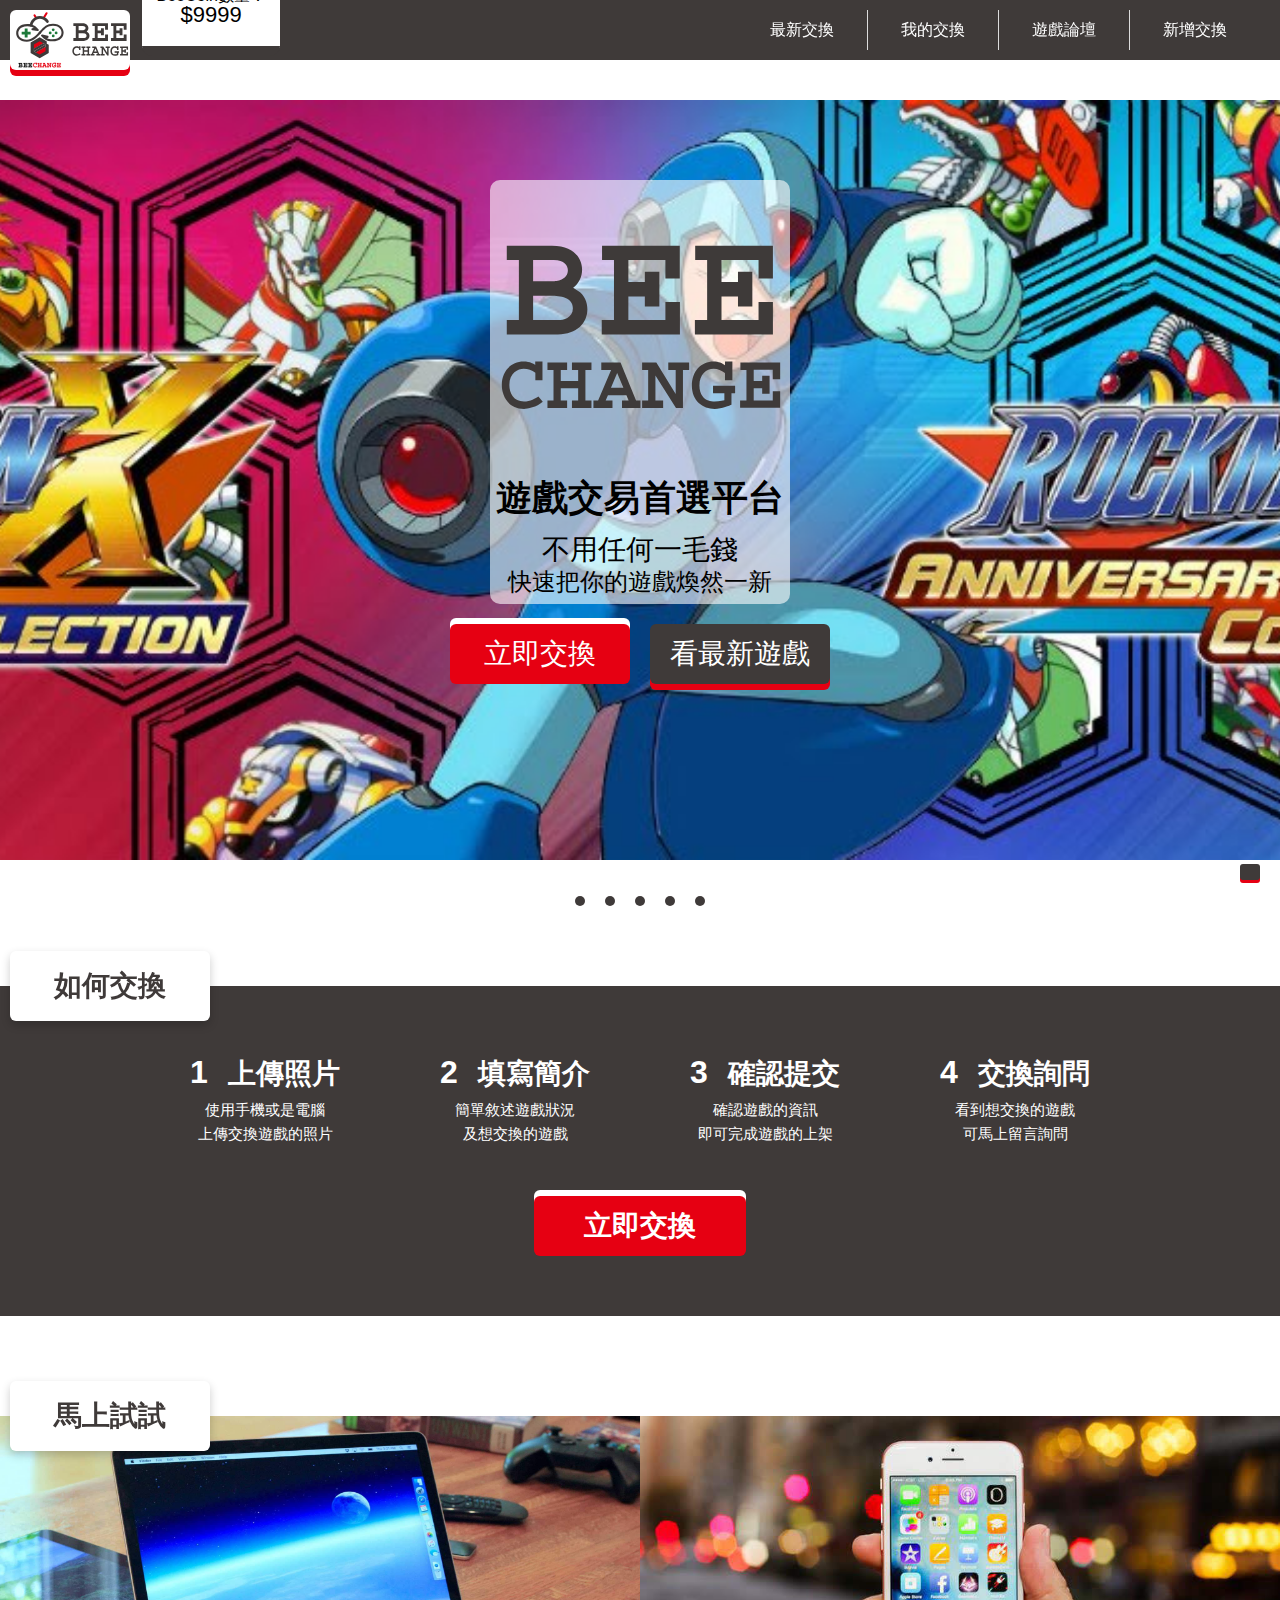
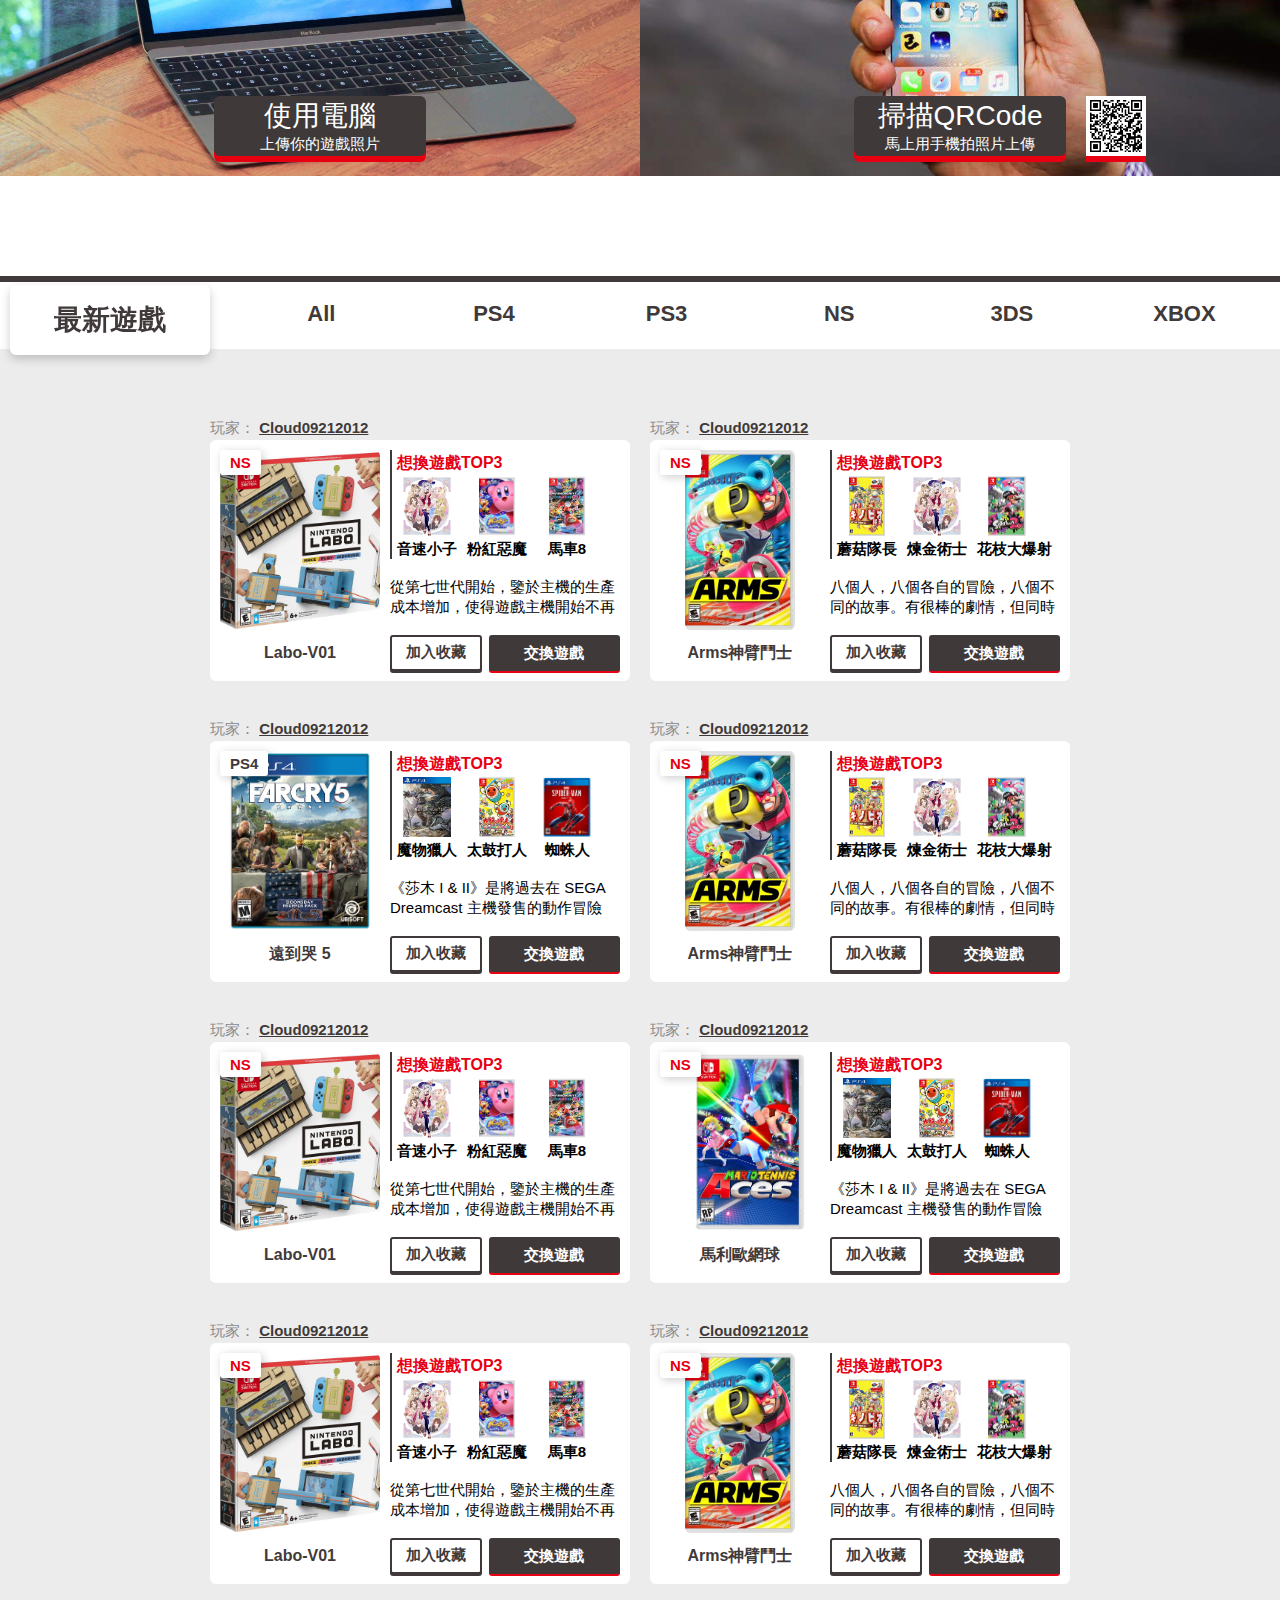
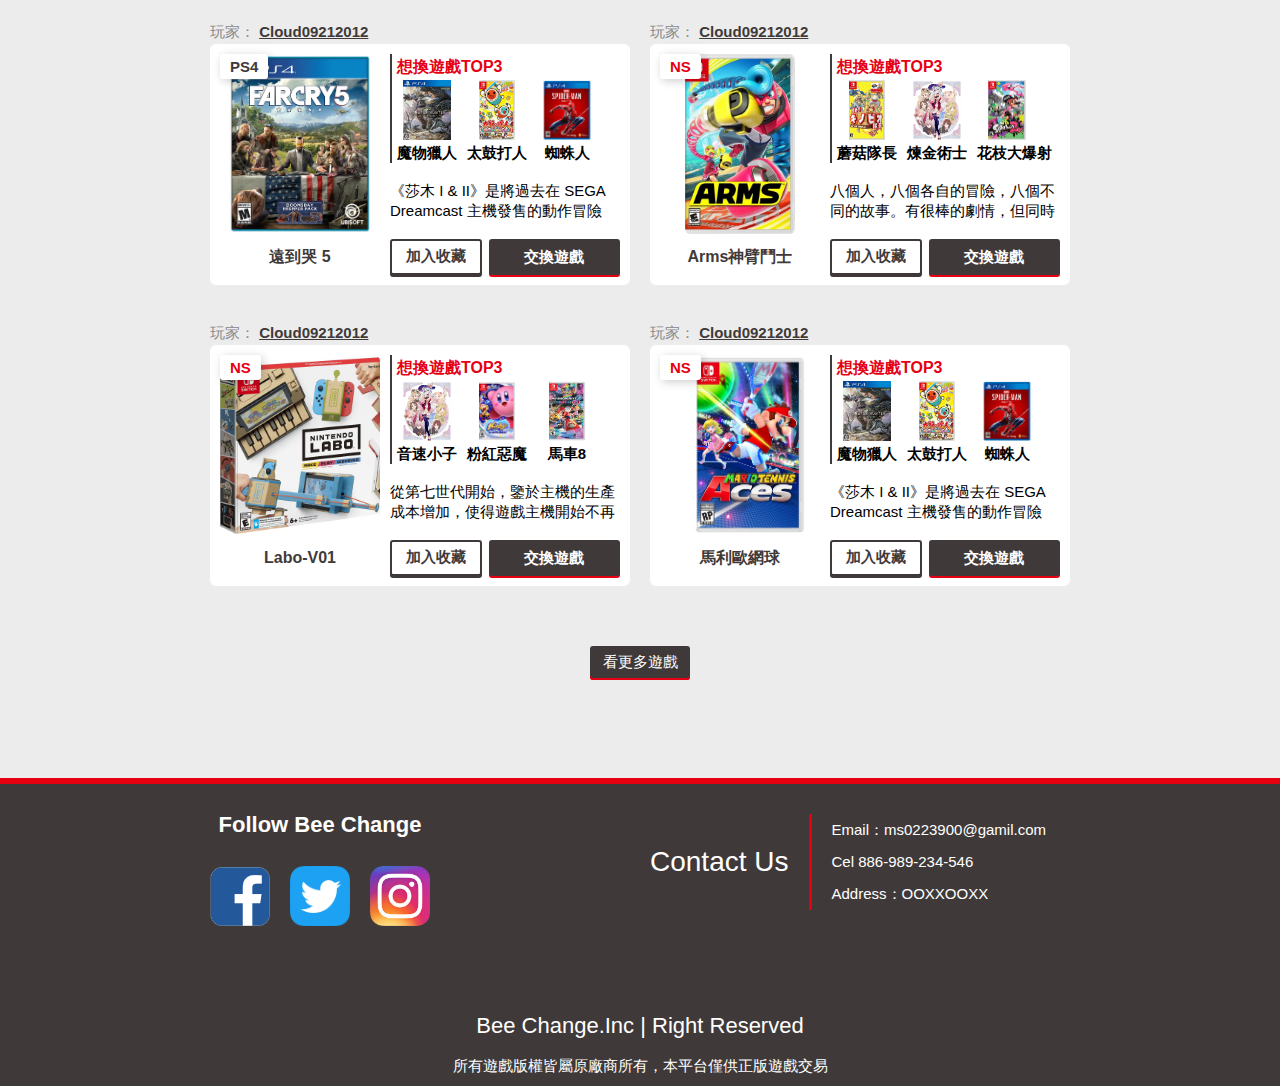
<file: personalWebsite/Index.html>
<!DOCTYPE html>
<html>
<head>
<meta charset="utf-8">
<meta http-equiv="X-UA-Compatible" content="IE=edge,chrome=1">
<meta name="viewport" content="width=device-width, initial-scale=1 ,user-scalable= no, shrink-to-fit=no">

<link rel="stylesheet" type="text/css" href="css/Reset.css">
<link rel="stylesheet" type="text/css" href="css/BeeChange_Style.css">
<link rel="stylesheet" href="https://use.fontawesome.com/releases/v5.2.0/css/all.css" integrity="sha384-hWVjflwFxL6sNzntih27bfxkr27PmbbK/iSvJ+a4+0owXq79v+lsFkW54bOGbiDQ" crossorigin="anonymous">
<script src="js/jquery-3.3.1.min.js"></script>
<script src="js/littleGame.js"></script>
<script src="js/beeChangeJS.js"></script>


<title>BeeChange 遊戲交易平台</title>
</head>
<body>

	<input type="checkbox" name="menu-control" id="menu-control">
	<div class="nav">
		<div class="logoBG">
			<a href="BeeChange_Index.html">
			<img src="asset/BeeChange_Logo_Design_180626_logo.svg">
			<img src="asset/BeeChange_Logo_Design_180626_Name.svg" alt="BeeChange">
			</a>
		</div>
		<h1>你想交換的遊戲，在這裡都找得到</h1>
		<label class="ham" for="menu-control"></label>
	</div>
	<ul class="nav">
		<li><a href="BeeChange_ProductPage.html">最新交換</a></li>
		<li><a href="BeeChange_MyChange.html">我的交換</a></li>
		<li><a href="BeeChange_gameForum.html">遊戲論壇</a></li>
		<li><a href="###">新增交換</a></li>
	</ul>
	<label class="close" for="menu-control"></label>
	

	<div class="indexBanner" >
		<div class="bannerText">
			<div class="logo pic">
				<img src="asset/BeeChange_Logo_Design_180626_Name.svg" alt="BeeChange">
			</div>
			<h1 class="platform">遊戲交易首選平台</h1>
			<span class="noMoney">
				不用任何一毛錢
				<span>快速把你的遊戲煥然一新</span>
			</span>
		</div>
		<div class="btnBoxBanner clearfix">
				<div class="calltoAction col-12 col-md-6">
					<a href="###">
						立即交換
					</a>
				</div>
				<div class="tryItBTN col-12 col-md-6">
					<a href="###">
						看最新遊戲
					</a>
				</div>
			</div>
	</div>
	<a href="top"></a>
	<a href="#top">
		<div class="toTop">		
			<i class="fas fa-chevron-up"></i>
			<span class="toTop-dialogue">
			回頂端
			</span>		
		</div>		
	</a>
	<div class="swaperBullet">
			<div class="bullet"></div>
			<div class="bullet"></div>
			<div class="bullet"></div>
			<div class="bullet"></div>
			<div class="bullet"></div>
	</div>


	<div class="howTo">
		<div class="title how">
			<h1>如何交換</h1>
			<div class="WhiteBG"></div>
			<div class="RedBG"></div>
		</div>
		<div class="stepBox clearfix">
			<div class="col-12 col-md-6 col-lg-3 step">
				<div class="icon">
					<i class="fas fa-camera"></i>
				</div>
				<h2><span>1</span>上傳照片</h2>
				<p>
					使用手機或是電腦 <br> 上傳交換遊戲的照片</p>
			</div>
			<div class="col-12 col-md-6 col-lg-3 step">
				<div class="icon">
					<i class="fas fa-edit"></i>
				</div>
				<h2><span>2</span>填寫簡介</h2>
				<p>
					簡單敘述遊戲狀況 <br> 及想交換的遊戲</p>
			</div>
			<div class="col-12 col-md-6 col-lg-3 step">
				<div class="icon">
					<i class="fas fa-check"></i>
				</div>
				<h2><span>3</span>確認提交</h2>
				<p>
					確認遊戲的資訊 <br> 即可完成遊戲的上架</p>
			</div>
			<div class="col-12 col-md-6 col-lg-3 step">
				<div class="icon">
					<i class="fas fa-comments"></i>
				</div>
				<h2><span>4</span>交換詢問</h2>
				<p>
					看到想交換的遊戲 <br> 可馬上留言詢問</p>
			</div>
		</div>
			<div class="calltoAction">
					<a href="###">
						<span>立即交換</span>
						<div class="RedBG"></div>
						<div class="WhiteBG"></div>
					</a>
			</div>
	</div>

	<div class="tryIt">
		<div class="title">
			<h1>馬上試試</h1>
			<div class="WhiteBG"></div>
		</div>
		<div class="tryBox clearfix">
			<div class="pcTry col-12 col-lg-6">
				<a href="###">
					<div class="pic">
						<img class="bg" src="asset/macbook-front-16-bleed.jpg" alt="Use PC">
					</div>
				<div class="tryItBTN">
					<h2>使用電腦</h2>
					<span>上傳你的遊戲照片</span>
				</div>
				</a>
			</div>
			<div class="mobileTry col-12 col-lg-6">
				<a href="###">
					<div class="pic">
						<img class="bg" src="asset/iphone-6s-01.jpg" alt="Use Phone">
					</div>				
					<div class="tryItBTN">
						<h2>掃描QRCode</h2>
						<span>馬上用手機拍照片上傳</span>
						<div class="QRcode">
							<img src="asset/QR.png" alt="QRcode">
						</div>
					</div>
				</a>
			</div>
		</div>
	</div>
	
	<input type="checkbox" name="menu-control" id="menu-control-genre">
	<div class="latestGames">
		
		<div class="genre">
			<div class="title">
				<h1>最新遊戲</h1>
				<div class="WhiteBG"></div>
			</div>
			<ul>
				<li class="firstGenre">
					<a class="gameplat" href="###">All 
					<i class="fas fa-chevron-down"></i></a>
					<div class="downList">
						<ul>
							<li><a href="###">最新</a></li>
							<li><a href="###">最熱門</a></li>
							<li><a href="###">最想交換</a></li>
						</ul>
					</div>
				</li>
				<li class="firstGenre">
					<a class="gameplat" href="###">PS4<i class="fas fa-chevron-down"></i></a>
					<div class="downList">
						<ul>
							<li><a href="###">最新</a></li>
							<li><a href="###">最熱門</a></li>
							<li><a href="###">最多人交換</a></li>
						</ul>
					</div>
				</li>	
				<li class="firstGenre">
					<a class="gameplat"  href="###">PS3<i class="fas fa-chevron-down"></i></a>
					<div class="downList">
						<ul>
							<li><a href="###">最新</a></li>
							<li><a href="###">最熱門</a></li>
							<li><a href="###">最多人交換</a></li>
						</ul>
					</div>
				</li>		
				<li class="firstGenre">
					<a class="gameplat" href="###">NS
					<i class="fas fa-chevron-down"></i></a><div class="downList">
						<ul>
							<li><a href="###">最新</a></li>
							<li><a href="###">最熱門</a></li>
							<li><a href="###">最多人交換</a></li>
						</ul>
					</div>
				</li>
				<li class="firstGenre">
					<a class="gameplat" href="###">3DS
					<i class="fas fa-chevron-down"></i></a><div class="downList">
						<ul>
							<li><a href="###">最新</a></li>
							<li><a href="###">最熱門</a></li>
							<li><a href="###">最多人交換</a></li>
						</ul>
					</div>
				</li>
				<li class="firstGenre">
					<a class="gameplat" href="###">XBOX
					<i class="fas fa-chevron-down"></i></a><div class="downList">
						<ul>
							<li><a href="###">最新</a></li>
							<li><a href="###">最熱門</a></li>
							<li><a href="###">最多人交換</a></li>
						</ul>
					</div>
				</li>
			</ul>
			<label class="ham genreHam" for="menu-control-genre"></label>	
		</div>
		<div class="gameContain">
			<div class="Game">
					<h5><span class="gamer">玩家：</span>
								<span class="gamerID">
								<a href="###">Cloud09212012</a>
								</span>	</h5>
					<div class="leftGamePic">
						<div class="plat">
							NS
						</div>
						<div class="gamePic">
							<a class="game-link" href="BeeChange_ProductDetail.html">
						<img src="asset/LaboV01.jpg" alt="pokemonLetsGo"></a></div>
						<div class="gameName">
							<a class="game-link" href="BeeChange_ProductDetail.html">
							<h2>Labo-V01</h2>
							</a>
						</div>
					</div>
					<div class="rightDetail">
						<div class="top3">
							<h3>想換遊戲TOP3</h3>
								<div class="top3Game">
									<img src="asset/21829353281004_140.jpg" alt="sonciMania">
								<h4>音速小子</h4>
								</div>
								<div class="top3Game">
									<img src="asset/Kirby.jpg" alt="sonciMania">
								<h4>粉紅惡魔</h4>
								</div>
								<div class="top3Game">
									<img src="asset/MKart8.jpg" alt="sonciMania">
									<h4>馬車8</h4>
								</div>
						</div>
						<div class="simpleText">
						<p>從第七世代開始，鑒於主機的生產成本增加，使得遊戲主機開始不再重視「向下相容」這件事，當你放PS2的光碟進一台薄型的PS3時，系統只會告訴你無法運行該遊戲。而隨著遊戲主機邁入高清世代，遊戲開發的成本也逐漸增加</p>
						</div>
						<div class="btn">
						<div class="addTo">
							<a href="###">
								<span>加入收藏</span>
							</a>
						</div>
						<div class="changeGame">
							<a href="###">
								<span>交換遊戲</span>
							</a>
						</div>
						</div>
					</div>
			</div>
			<div class="Game">
					<h5><span class="gamer">玩家：</span>
								<span class="gamerID">
								<a href="###">Cloud09212012</a>
								</span>	</h5>
					<div class="leftGamePic">
						<div class="plat">
							NS
						</div>
						<div class="gamePic">
							<a class="game-link" href="BeeChange_ProductDetail.html">
						<img src="asset/arms.jpg" alt="pokemonLetsGo"></a></div>
						<div class="gameName">
							<a class="game-link" href="BeeChange_ProductDetail.html">
							<h2>Arms神臂鬥士</h2>
							</a>
						</div>
					</div>
					<div class="rightDetail">
						<div class="top3">
							<h3>想換遊戲TOP3</h3>
								<div class="top3Game">
									<img src="asset/Kinobio.jpg" alt="sonciMania">
								<h4>蘑菇隊長</h4>
								</div>
								<div class="top3Game">
									<img src="asset/21829353281004_140.jpg" alt="sonciMania">
								<h4>煉金術士</h4>
								</div>
								<div class="top3Game">
									<img src="asset/splatoon2.png" alt="sonciMania">
								<h4>花枝大爆射</h4>
								</div>
						</div>
						<div class="simpleText">
						<p>八個人，八個各自的冒險，八個不同的故事。有很棒的劇情，但同時也有很糟糕的劇情。這遊戲對於故事的品質有些參差不齊是讓我最難受的一件事情，其中就有幾位角色讓我一直反覆提及不斷砲轟，越講都越覺得他可憐了。</p>
						</div>
						<div class="btn">
						<div class="addTo">
							<a href="###">
								<span>加入收藏</span>
							</a>
						</div>
						<div class="changeGame">
							<a href="###">
								<span>交換遊戲</span>
							</a>
						</div>
						</div>
					</div>
			</div>
			<div class="Game">
					<h5><span class="gamer">玩家：</span>
								<span class="gamerID">
								<a href="###">Cloud09212012</a>
								</span>	</h5>
					<div class="leftGamePic">
						<div class="plat PS">
							PS4
						</div>
						<div class="gamePic">
							<a class="game-link" href="BeeChange_ProductDetail.html">
						<img src="asset/p4gfacr5_1.png" alt="pokemonLetsGo">
							</a>
						</div>
						<div class="gameName">
							<a class="game-link" href="BeeChange_ProductDetail.html">
							<h2>遠到哭 5</h2>
							</a>
						</div>
					</div>
					<div class="rightDetail">
						<div class="top3">
							<h3>想換遊戲TOP3</h3>
								<div class="top3Game">
									<img src="asset/monster-hunter-world-525163.5.jpg" alt="sonciMania">
								<h4>魔物獵人</h4>
								</div>
								<div class="top3Game">
									<img src="asset/taiko-no-tatsujin-nintendo-switch-version-557397.14.jpg" alt="sonciMania">
								<h4>太鼓打人</h4>
								</div>
								<div class="top3Game">
									<img src="asset/SpidermanPS4.jpg" alt="sonciMania">
								<h4>蜘蛛人</h4>
								</div>
						</div>
						<div class="simpleText">
						<p>《莎木 I & II》是將過去在 SEGA Dreamcast 主機發售的動作冒險
						《莎木 一章 橫須賀》與《莎木 2》結合成 1 套的 PS4 平台遊戲。
						充滿魅力的登場人物、充滿謎團的浩大劇情。</p>
						</div>
						<div class="btn">
						<div class="addTo">
							<a href="###">
								<span>加入收藏</span>
							</a>
						</div>
						<div class="changeGame">
							<a href="###">
								<span>交換遊戲</span>
							</a>
						</div>
						</div>
					</div>
			</div>
			<div class="Game">
					<h5><span class="gamer">玩家：</span>
								<span class="gamerID">
								<a href="###">Cloud09212012</a>
								</span>	</h5>
					<div class="leftGamePic">
						<div class="plat">
							NS
						</div>
						<div class="gamePic">
							<a class="game-link" href="BeeChange_ProductDetail.html">
						<img src="asset/arms.jpg" alt="pokemonLetsGo"></a></div>
						<div class="gameName">
							<a class="game-link" href="BeeChange_ProductDetail.html">
							<h2>Arms神臂鬥士</h2>
							</a>
						</div>
					</div>
					<div class="rightDetail">
						<div class="top3">
							<h3>想換遊戲TOP3</h3>
								<div class="top3Game">
									<img src="asset/Kinobio.jpg" alt="sonciMania">
								<h4>蘑菇隊長</h4>
								</div>
								<div class="top3Game">
									<img src="asset/21829353281004_140.jpg" alt="sonciMania">
								<h4>煉金術士</h4>
								</div>
								<div class="top3Game">
									<img src="asset/splatoon2.png" alt="sonciMania">
								<h4>花枝大爆射</h4>
								</div>
						</div>
						<div class="simpleText">
						<p>八個人，八個各自的冒險，八個不同的故事。有很棒的劇情，但同時也有很糟糕的劇情。這遊戲對於故事的品質有些參差不齊是讓我最難受的一件事情，其中就有幾位角色讓我一直反覆提及不斷砲轟，越講都越覺得他可憐了。</p>
						</div>
						<div class="btn">
						<div class="addTo">
							<a href="###">
								<span>加入收藏</span>
							</a>
						</div>
						<div class="changeGame">
							<a href="###">
								<span>交換遊戲</span>
							</a>
						</div>
						</div>
					</div>
			</div>
			<div class="Game">
					<h5><span class="gamer">玩家：</span>
								<span class="gamerID">
								<a href="###">Cloud09212012</a>
								</span>	</h5>
					<div class="leftGamePic">
						<div class="plat">
							NS
						</div>
						<div class="gamePic">
							<a class="game-link" href="BeeChange_ProductDetail.html">
						<img src="asset/LaboV01.jpg" alt="pokemonLetsGo"></a></div>
						<div class="gameName">
							<a class="game-link" href="BeeChange_ProductDetail.html">
							<h2>Labo-V01</h2>
							</a>
						</div>
					</div>
					<div class="rightDetail">
						<div class="top3">
							<h3>想換遊戲TOP3</h3>
								<div class="top3Game">
									<img src="asset/21829353281004_140.jpg" alt="sonciMania">
								<h4>音速小子</h4>
								</div>
								<div class="top3Game">
									<img src="asset/Kirby.jpg" alt="sonciMania">
								<h4>粉紅惡魔</h4>
								</div>
								<div class="top3Game">
									<img src="asset/MKart8.jpg" alt="sonciMania">
									<h4>馬車8</h4>
								</div>
						</div>
						<div class="simpleText">
						<p>從第七世代開始，鑒於主機的生產成本增加，使得遊戲主機開始不再重視「向下相容」這件事，當你放PS2的光碟進一台薄型的PS3時，系統只會告訴你無法運行該遊戲。而隨著遊戲主機邁入高清世代，遊戲開發的成本也逐漸增加</p>
						</div>
						<div class="btn">
						<div class="addTo">
							<a href="###">
								<span>加入收藏</span>
							</a>
						</div>
						<div class="changeGame">
							<a href="###">
								<span>交換遊戲</span>
							</a>
						</div>
						</div>
					</div>
			</div>
			<div class="Game">
					<h5><span class="gamer">玩家：</span>
								<span class="gamerID">
								<a href="###">Cloud09212012</a>
								</span>	</h5>
					<div class="leftGamePic">
						<div class="plat">
							NS
						</div>
						<div class="gamePic">
							<a class="game-link" href="BeeChange_ProductDetail.html">
						<img src="asset/MTennis.jpg" alt="pokemonLetsGo">
							</a>
						</div>
						<div class="gameName">
							<a class="game-link" href="BeeChange_ProductDetail.html">
							<h2>馬利歐網球</h2>
							</a>
						</div>
					</div>
					<div class="rightDetail">
						<div class="top3">
							<h3>想換遊戲TOP3</h3>
								<div class="top3Game">
									<img src="asset/monster-hunter-world-525163.5.jpg" alt="sonciMania">
								<h4>魔物獵人</h4>
								</div>
								<div class="top3Game">
									<img src="asset/taiko-no-tatsujin-nintendo-switch-version-557397.14.jpg" alt="sonciMania">
								<h4>太鼓打人</h4>
								</div>
								<div class="top3Game">
									<img src="asset/SpidermanPS4.jpg" alt="sonciMania">
								<h4>蜘蛛人</h4>
								</div>
						</div>
						<div class="simpleText">
						<p>《莎木 I & II》是將過去在 SEGA Dreamcast 主機發售的動作冒險
						《莎木 一章 橫須賀》與《莎木 2》結合成 1 套的 PS4 平台遊戲。
						充滿魅力的登場人物、充滿謎團的浩大劇情。</p>
						</div>
						<div class="btn">
						<div class="addTo">
							<a href="###">
								<span>加入收藏</span>
							</a>
						</div>
						<div class="changeGame">
							<a href="###">
								<span>交換遊戲</span>
							</a>
						</div>
						</div>
					</div>
			</div>
			<div class="Game">
					<h5><span class="gamer">玩家：</span>
								<span class="gamerID">
								<a href="###">Cloud09212012</a>
								</span>	</h5>
					<div class="leftGamePic">
						<div class="plat">
							NS
						</div>
						<div class="gamePic">
							<a class="game-link" href="BeeChange_ProductDetail.html">
						<img src="asset/LaboV01.jpg" alt="pokemonLetsGo"></a></div>
						<div class="gameName">
							<a class="game-link" href="BeeChange_ProductDetail.html">
							<h2>Labo-V01</h2>
							</a>
						</div>
					</div>
					<div class="rightDetail">
						<div class="top3">
							<h3>想換遊戲TOP3</h3>
								<div class="top3Game">
									<img src="asset/21829353281004_140.jpg" alt="sonciMania">
								<h4>音速小子</h4>
								</div>
								<div class="top3Game">
									<img src="asset/Kirby.jpg" alt="sonciMania">
								<h4>粉紅惡魔</h4>
								</div>
								<div class="top3Game">
									<img src="asset/MKart8.jpg" alt="sonciMania">
									<h4>馬車8</h4>
								</div>
						</div>
						<div class="simpleText">
						<p>從第七世代開始，鑒於主機的生產成本增加，使得遊戲主機開始不再重視「向下相容」這件事，當你放PS2的光碟進一台薄型的PS3時，系統只會告訴你無法運行該遊戲。而隨著遊戲主機邁入高清世代，遊戲開發的成本也逐漸增加</p>
						</div>
						<div class="btn">
						<div class="addTo">
							<a href="###">
								<span>加入收藏</span>
							</a>
						</div>
						<div class="changeGame">
							<a href="###">
								<span>交換遊戲</span>
							</a>
						</div>
						</div>
					</div>
			</div>
			<div class="Game">
					<h5><span class="gamer">玩家：</span>
								<span class="gamerID">
								<a href="###">Cloud09212012</a>
								</span>	</h5>
					<div class="leftGamePic">
						<div class="plat">
							NS
						</div>
						<div class="gamePic">
							<a class="game-link" href="BeeChange_ProductDetail.html">
						<img src="asset/arms.jpg" alt="pokemonLetsGo"></a></div>
						<div class="gameName">
							<a class="game-link" href="BeeChange_ProductDetail.html">
							<h2>Arms神臂鬥士</h2>
							</a>
						</div>
					</div>
					<div class="rightDetail">
						<div class="top3">
							<h3>想換遊戲TOP3</h3>
								<div class="top3Game">
									<img src="asset/Kinobio.jpg" alt="sonciMania">
								<h4>蘑菇隊長</h4>
								</div>
								<div class="top3Game">
									<img src="asset/21829353281004_140.jpg" alt="sonciMania">
								<h4>煉金術士</h4>
								</div>
								<div class="top3Game">
									<img src="asset/splatoon2.png" alt="sonciMania">
								<h4>花枝大爆射</h4>
								</div>
						</div>
						<div class="simpleText">
						<p>八個人，八個各自的冒險，八個不同的故事。有很棒的劇情，但同時也有很糟糕的劇情。這遊戲對於故事的品質有些參差不齊是讓我最難受的一件事情，其中就有幾位角色讓我一直反覆提及不斷砲轟，越講都越覺得他可憐了。</p>
						</div>
						<div class="btn">
						<div class="addTo">
							<a href="###">
								<span>加入收藏</span>
							</a>
						</div>
						<div class="changeGame">
							<a href="###">
								<span>交換遊戲</span>
							</a>
						</div>
						</div>
					</div>
			</div>
			<div class="Game">
					<h5><span class="gamer">玩家：</span>
								<span class="gamerID">
								<a href="###">Cloud09212012</a>
								</span>	</h5>
					<div class="leftGamePic">
						<div class="plat PS">
							PS4
						</div>
						<div class="gamePic">
							<a class="game-link" href="BeeChange_ProductDetail.html">
						<img src="asset/p4gfacr5_1.png" alt="pokemonLetsGo">
							</a>
						</div>
						<div class="gameName">
							<a class="game-link" href="BeeChange_ProductDetail.html">
							<h2>遠到哭 5</h2>
							</a>
						</div>
					</div>
					<div class="rightDetail">
						<div class="top3">
							<h3>想換遊戲TOP3</h3>
								<div class="top3Game">
									<img src="asset/monster-hunter-world-525163.5.jpg" alt="sonciMania">
								<h4>魔物獵人</h4>
								</div>
								<div class="top3Game">
									<img src="asset/taiko-no-tatsujin-nintendo-switch-version-557397.14.jpg" alt="sonciMania">
								<h4>太鼓打人</h4>
								</div>
								<div class="top3Game">
									<img src="asset/SpidermanPS4.jpg" alt="sonciMania">
								<h4>蜘蛛人</h4>
								</div>
						</div>
						<div class="simpleText">
						<p>《莎木 I & II》是將過去在 SEGA Dreamcast 主機發售的動作冒險
						《莎木 一章 橫須賀》與《莎木 2》結合成 1 套的 PS4 平台遊戲。
						充滿魅力的登場人物、充滿謎團的浩大劇情。</p>
						</div>
						<div class="btn">
						<div class="addTo">
							<a href="###">
								<span>加入收藏</span>
							</a>
						</div>
						<div class="changeGame">
							<a href="###">
								<span>交換遊戲</span>
							</a>
						</div>
						</div>
					</div>
			</div>
			<div class="Game">
					<h5><span class="gamer">玩家：</span>
								<span class="gamerID">
								<a href="###">Cloud09212012</a>
								</span>	</h5>
					<div class="leftGamePic">
						<div class="plat">
							NS
						</div>
						<div class="gamePic">
							<a class="game-link" href="BeeChange_ProductDetail.html">
						<img src="asset/arms.jpg" alt="pokemonLetsGo"></a></div>
						<div class="gameName">
							<a class="game-link" href="BeeChange_ProductDetail.html">
							<h2>Arms神臂鬥士</h2>
							</a>
						</div>
					</div>
					<div class="rightDetail">
						<div class="top3">
							<h3>想換遊戲TOP3</h3>
								<div class="top3Game">
									<img src="asset/Kinobio.jpg" alt="sonciMania">
								<h4>蘑菇隊長</h4>
								</div>
								<div class="top3Game">
									<img src="asset/21829353281004_140.jpg" alt="sonciMania">
								<h4>煉金術士</h4>
								</div>
								<div class="top3Game">
									<img src="asset/splatoon2.png" alt="sonciMania">
								<h4>花枝大爆射</h4>
								</div>
						</div>
						<div class="simpleText">
						<p>八個人，八個各自的冒險，八個不同的故事。有很棒的劇情，但同時也有很糟糕的劇情。這遊戲對於故事的品質有些參差不齊是讓我最難受的一件事情，其中就有幾位角色讓我一直反覆提及不斷砲轟，越講都越覺得他可憐了。</p>
						</div>
						<div class="btn">
						<div class="addTo">
							<a href="###">
								<span>加入收藏</span>
							</a>
						</div>
						<div class="changeGame">
							<a href="###">
								<span>交換遊戲</span>
							</a>
						</div>
						</div>
					</div>
			</div>
			<div class="Game">
					<h5><span class="gamer">玩家：</span>
								<span class="gamerID">
								<a href="###">Cloud09212012</a>
								</span>	</h5>
					<div class="leftGamePic">
						<div class="plat">
							NS
						</div>
						<div class="gamePic">
							<a class="game-link" href="BeeChange_ProductDetail.html">
						<img src="asset/LaboV01.jpg" alt="pokemonLetsGo"></a></div>
						<div class="gameName">
							<a class="game-link" href="BeeChange_ProductDetail.html">
							<h2>Labo-V01</h2>
							</a>
						</div>
					</div>
					<div class="rightDetail">
						<div class="top3">
							<h3>想換遊戲TOP3</h3>
								<div class="top3Game">
									<img src="asset/21829353281004_140.jpg" alt="sonciMania">
								<h4>音速小子</h4>
								</div>
								<div class="top3Game">
									<img src="asset/Kirby.jpg" alt="sonciMania">
								<h4>粉紅惡魔</h4>
								</div>
								<div class="top3Game">
									<img src="asset/MKart8.jpg" alt="sonciMania">
									<h4>馬車8</h4>
								</div>
						</div>
						<div class="simpleText">
						<p>從第七世代開始，鑒於主機的生產成本增加，使得遊戲主機開始不再重視「向下相容」這件事，當你放PS2的光碟進一台薄型的PS3時，系統只會告訴你無法運行該遊戲。而隨著遊戲主機邁入高清世代，遊戲開發的成本也逐漸增加</p>
						</div>
						<div class="btn">
						<div class="addTo">
							<a href="###">
								<span>加入收藏</span>
							</a>
						</div>
						<div class="changeGame">
							<a href="###">
								<span>交換遊戲</span>
							</a>
						</div>
						</div>
					</div>
			</div>
			<div class="Game">
					<h5><span class="gamer">玩家：</span>
								<span class="gamerID">
								<a href="###">Cloud09212012</a>
								</span>	</h5>
					<div class="leftGamePic">
						<div class="plat">
							NS
						</div>
						<div class="gamePic">
							<a class="game-link" href="BeeChange_ProductDetail.html">
						<img src="asset/MTennis.jpg" alt="pokemonLetsGo">
							</a>
						</div>
						<div class="gameName">
							<a class="game-link" href="BeeChange_ProductDetail.html">
							<h2>馬利歐網球</h2>
							</a>
						</div>
					</div>
					<div class="rightDetail">
						<div class="top3">
							<h3>想換遊戲TOP3</h3>
								<div class="top3Game">
									<img src="asset/monster-hunter-world-525163.5.jpg" alt="sonciMania">
								<h4>魔物獵人</h4>
								</div>
								<div class="top3Game">
									<img src="asset/taiko-no-tatsujin-nintendo-switch-version-557397.14.jpg" alt="sonciMania">
								<h4>太鼓打人</h4>
								</div>
								<div class="top3Game">
									<img src="asset/SpidermanPS4.jpg" alt="sonciMania">
								<h4>蜘蛛人</h4>
								</div>
						</div>
						<div class="simpleText">
						<p>《莎木 I & II》是將過去在 SEGA Dreamcast 主機發售的動作冒險
						《莎木 一章 橫須賀》與《莎木 2》結合成 1 套的 PS4 平台遊戲。
						充滿魅力的登場人物、充滿謎團的浩大劇情。</p>
						</div>
						<div class="btn">
						<div class="addTo">
							<a href="###">
								<span>加入收藏</span>
							</a>
						</div>
						<div class="changeGame">
							<a href="###">
								<span>交換遊戲</span>
							</a>
						</div>
						</div>
					</div>
			</div>		
			<div class="seeMore"><a href="###">
				看更多遊戲</a>
			</div>
		</div>
	</div>
	<label class="close genreClose" for="menu-control-genre"></label>

	<div class="footer">
		<div class="item2 clearfix">
			<div class="SNS col-12 col-lg-6">
				<h3>Follow Bee Change</h3>
				<div class="SNS item3">
					<div class="fb SNS-item3-content"><a href="##"><img src="asset/fb-live-map_2.png" align="facebook"></a></div>
					<div class="twiiter SNS-item3-content"><a href="##"><img src="asset/Twitter.png" alt="twitter"></a></div>
					<div class="IG SNS-item3-content"><a href="##"><img src="asset/instagramlogoresized-1.png" alt="Instagram"></a></div>
				</div>
			</div>
			<div class="contactUs col-12 col-lg-6">
				<div class="contactUs-content">
					<h3>Contact Us</h3>
					<ul class="info">
						<li><a href="mailto:ms0223900@gamil.com">Email：ms0223900@gamil.com</a> </li>
						<li>Cel 886-989-234-546</li>
						<li>Address：OOXXOOXX</li>
					</ul>
				</div>
			</div>
		</div>
		<div class="rightReserved">
			<h4>Bee Change.Inc | Right Reserved</h4>
			<span>所有遊戲版權皆屬原廠商所有，本平台僅供正版遊戲交易
			</span>
		</div>
	</div>
	<div class="playGameFixed">
		<a href="##" class="whatsBeeCoin">
			BeeCoin是什麼?
		</a>
		<h2>
			來玩小遊戲<br>賺BeeCoin吧!!
		</h2>
		<div class="beeCoinNow">
			<span>
				BeeCoin數量：
				<!-- <i class="fas fa-dollar-sign"></i> -->
			</span>
			<h3>
				999
			</h3>
		</div>
	</div>
	<div class="closeLittleGameBG"></div>
	<div class="littleGameUI">
		<div class="closeLittleGame">
			<span>
				X 關閉小遊戲
			</span>
		</div>
		<div class="timer">
			<span>
				<i class="fas fa-clock"></i>
			</span>
			<span class="timeRemaining">
				01:00
			</span>
		</div>
		<div class="scoreNow">
			<span>
				Score：
			</span>
			<h2>
				9999
			</h2>
		</div>
		<!-- <div class="combo">
			<span>COMBO數：</span>
			<span class="comboNow">
				99
			</span>
			分數*
			<span class="comboPlus">
				1.2
			</span>
		</div> -->
		<div class="mainUI">
			<div class="num1">
				?
			</div>
			<span class="calOparator">
				+
			</span>
			<div class="num2">
				?
			</div>
			<span>
				=
			</span>
			<div class="result">
				?
			</div>
		</div>
		<div class="calUI">
			<a href="##"  class="numPad">1</a>
			<a href="##"  class="numPad">2</a>
			<a href="##"  class="numPad">3</a>
			<a href="##"  class="numPad">4</a>
			<a href="##"  class="numPad">5</a>
			<a href="##"  class="numPad">6</a>
			<a href="##"  class="numPad">7</a>
			<a href="##"  class="numPad">8</a>
			<a href="##"  class="numPad">9</a>
			<a href="##"  class="numPad">0</a>
		</div>
		<div class="confirmUI">
			<a href="##" class="calPadC">C</a>
			<a href="##" class="calPadDelete">DEL</a>
			<a href="##" class="calPadCheck">確定</a>
		</div>
		<div class="controlBTN">
			<span class="startPause active">
				Start
			</span>
			<span class="reset">
				重新開始
			</span>
		</div>
		<div class="coinNow">
			目前BeeCoin：
			<i class="fas fa-dollar-sign"></i>
			<span>
				20
			</span>
		</div>
		<a href="#" class="whatsBeeCoin">
			BeeCoin可以做什麼?
		</a>
		<div class="finalScoreCoin">
			<h3>
				你的分數為：
			</h3>
			<span class="finalScore">
				0000
			</span>
			<h3>
				您獲得的硬幣為：
			</h3>
			<span class="finalCoin">
				000
			</span>
			<span class="finalConfirm">
				確定
			</span>
		</div>
		<div class="finalBG"></div>
	</div>
</body>
</html>
</file>
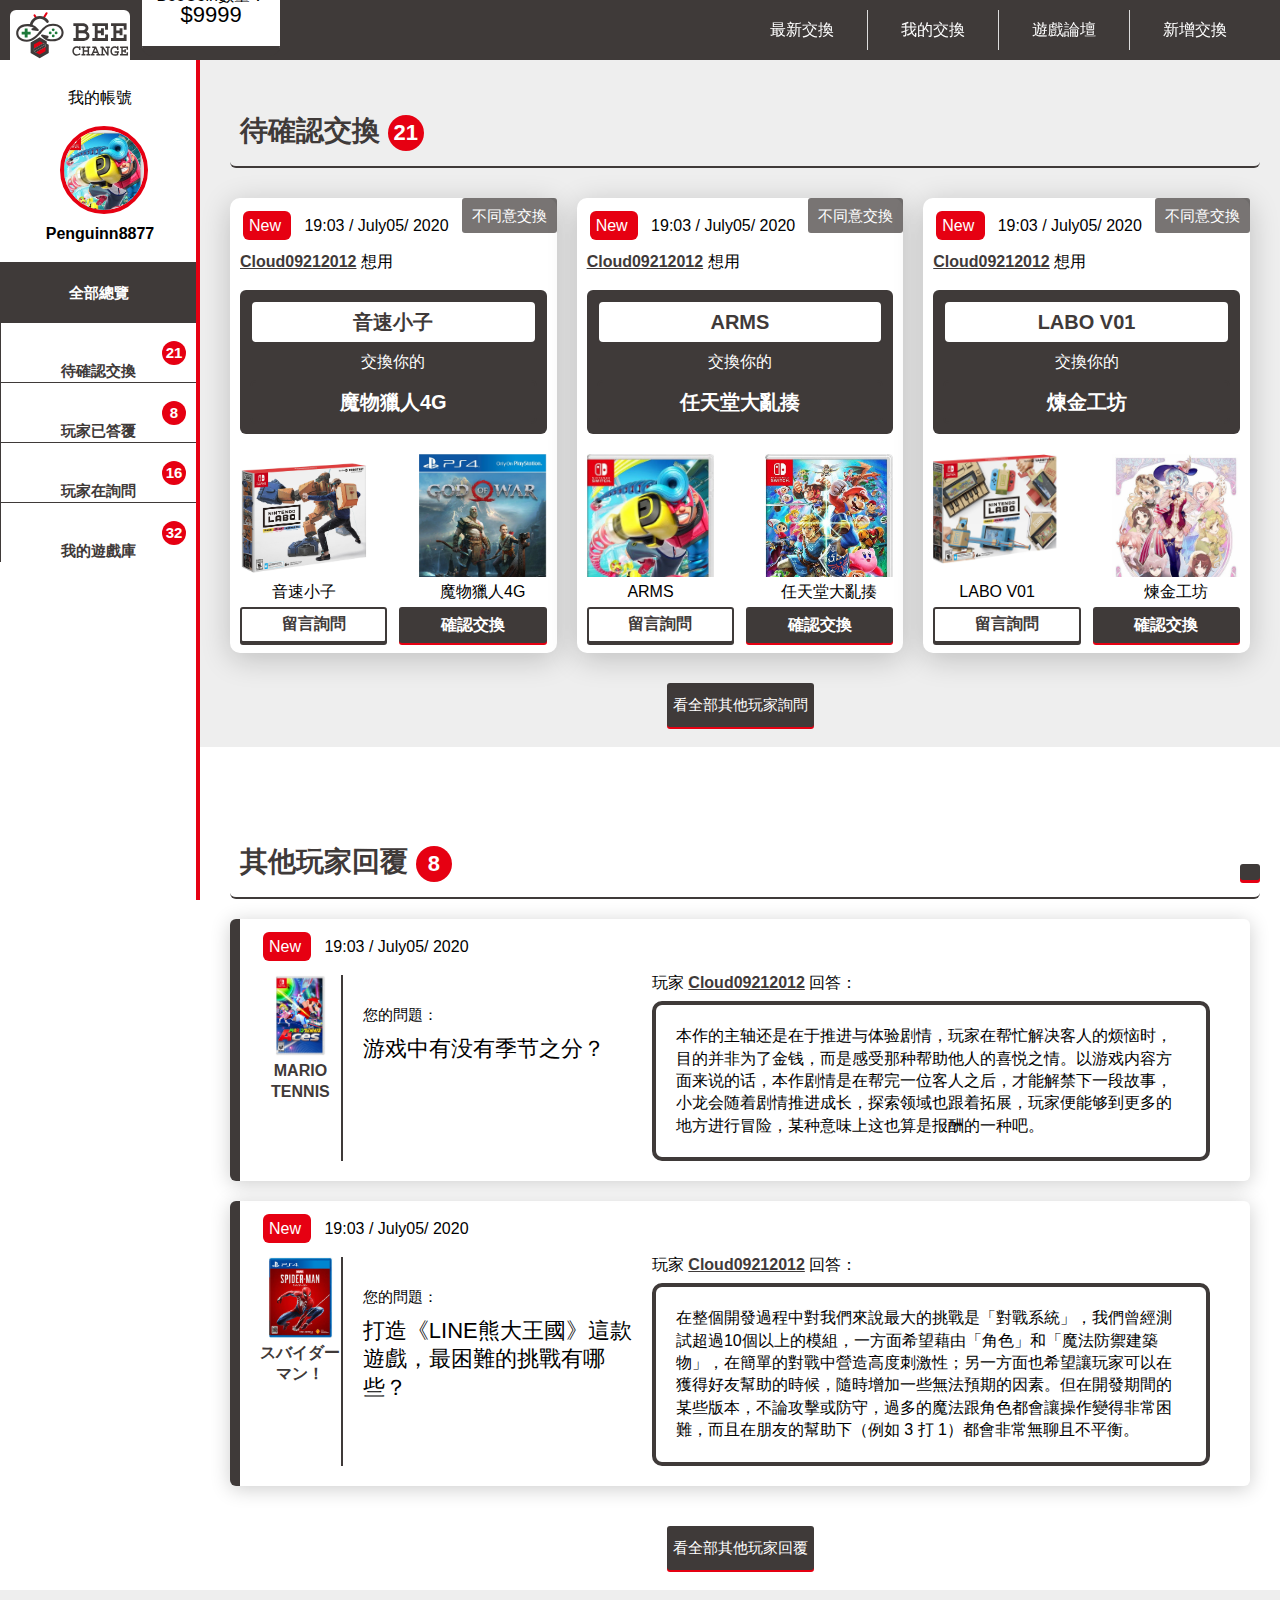
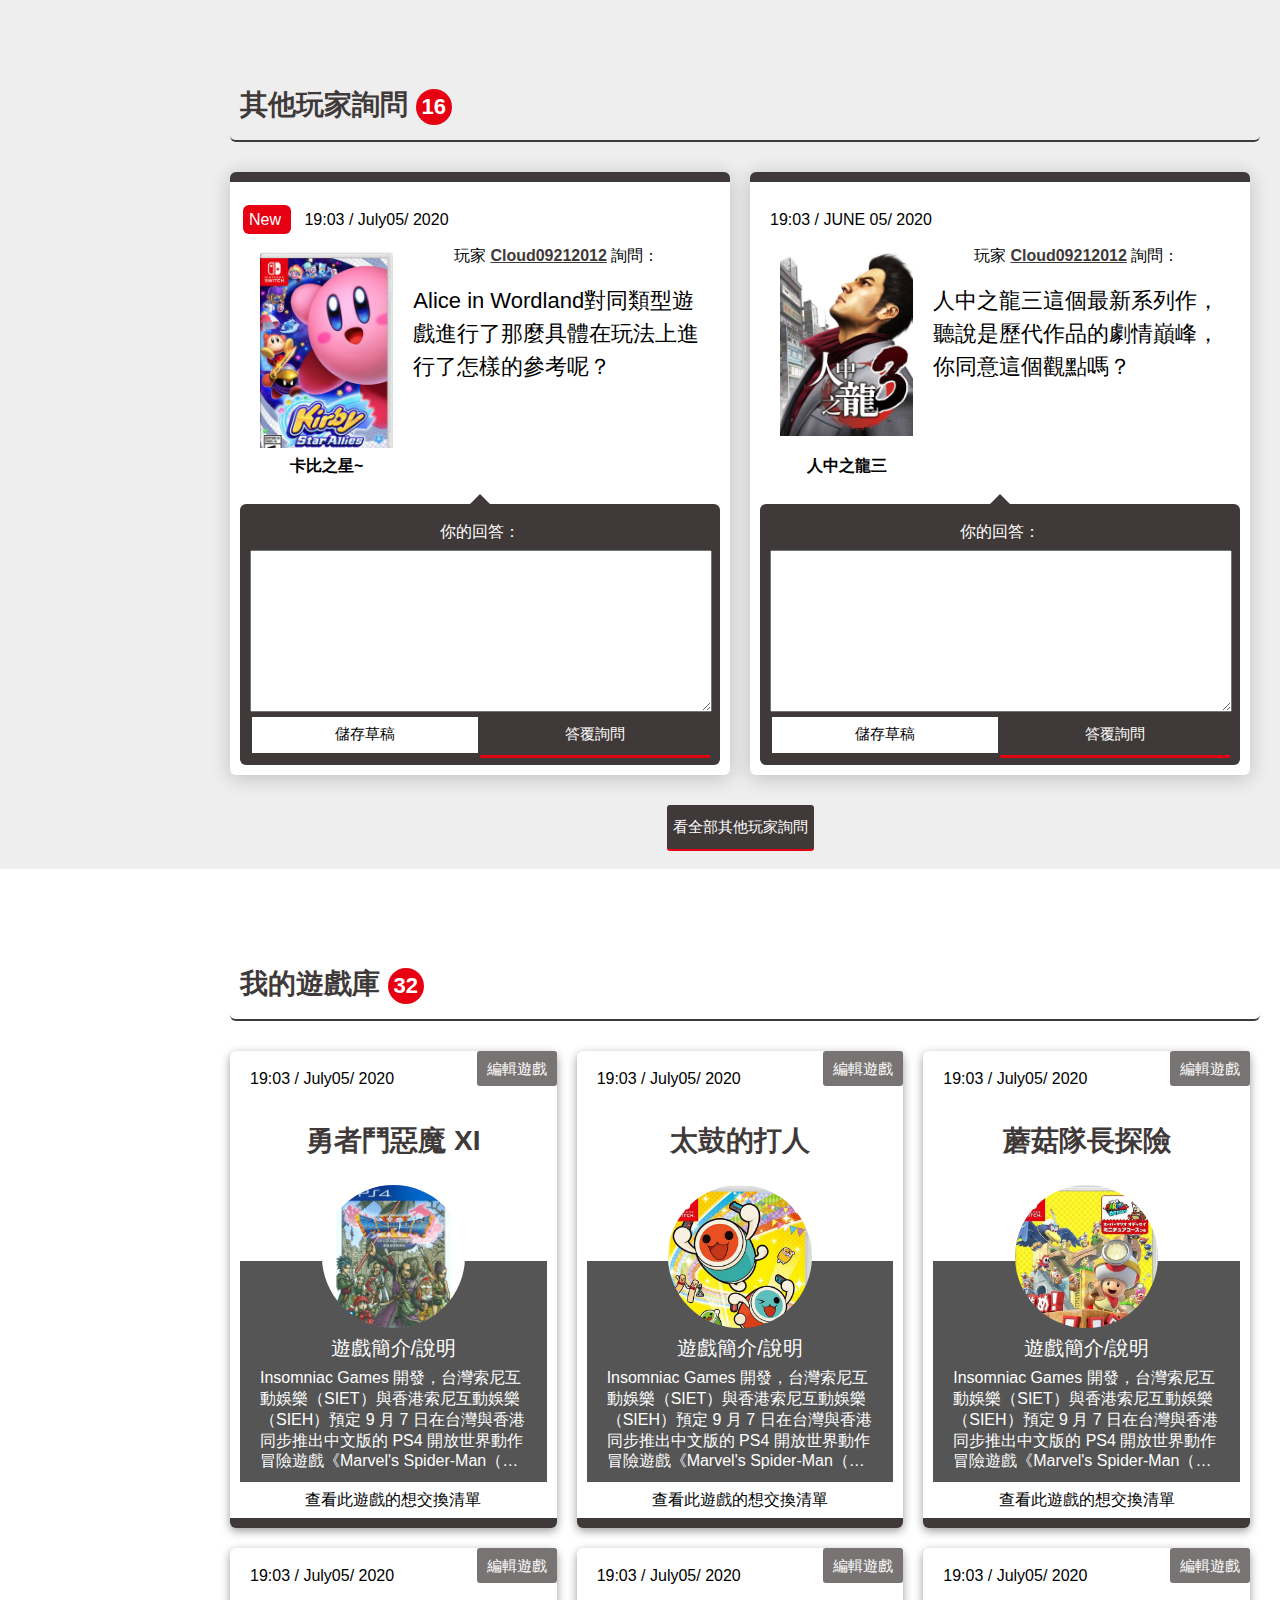
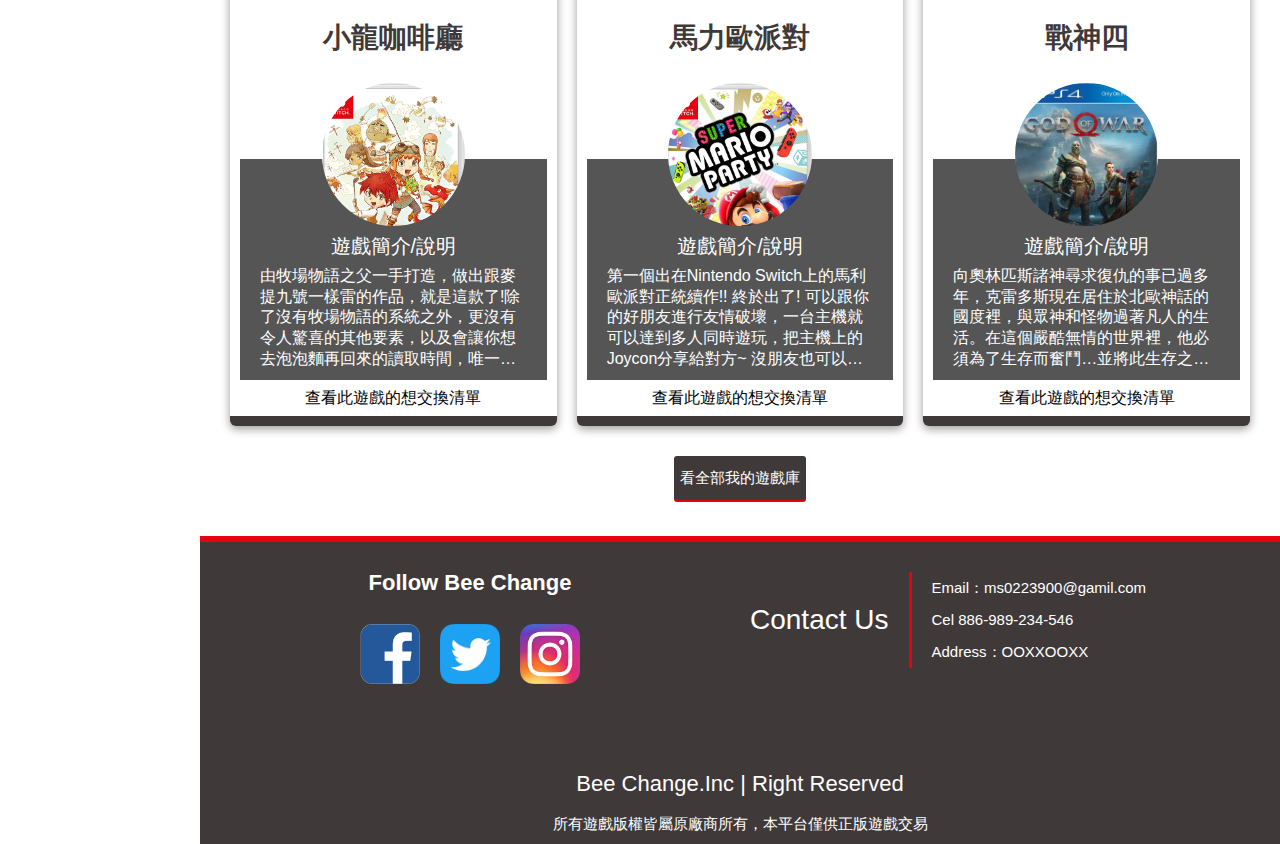
<file: personalWebsite/BeeChange_MyChange.html>
<!DOCTYPE html>
<html lang="zh-hant-TW">
<head>
<meta charset="utf-8">
<meta name="viewport" content="width=device-width, initial-scale=1 ,user-scalable= no, shrink-to-fit=no">
<title>我的交換</title>
<link rel="stylesheet" type="text/css" href="css/Reset.css">
<link rel="stylesheet" type="text/css" href="css/BeeChange_Style.css">
<link rel="stylesheet" href="https://use.fontawesome.com/releases/v5.2.0/css/all.css" integrity="sha384-hWVjflwFxL6sNzntih27bfxkr27PmbbK/iSvJ+a4+0owXq79v+lsFkW54bOGbiDQ" crossorigin="anonymous">
<script src="js/jquery-3.3.1.min.js"></script>
<script src="js/littleGame.js"></script>
</head>

<body>
	<input type="checkbox" name="menu-control" id="menu-control">
	<div class="nav">
		<div class="logoBG">
			<a href="Index.html">
			<img src="asset/BeeChange_Logo_Design_180626_logo.svg">
			<img src="asset/BeeChange_Logo_Design_180626_Name.svg" alt="BeeChange">
			</a>
		</div>
		<h1>你想交換的遊戲，在這裡都找得到</h1>
		<label class="ham" for="menu-control"></label>
	</div>
	<ul class="nav">
		<li><a href="BeeChange_ProductPage.html">最新交換</a></li>
		<li><a href="BeeChange_MyChange.html">我的交換</a></li>
		<li><a href="BeeChange_gameForum.html">遊戲論壇</a></li>
		<li><a href="###">新增交換</a></li>
	</ul>
	<label class="close" for="menu-control"></label>


	<div class="myChangeNav">
		<div class="myInfo">
			<h3>我的帳號</h3>
			<div class="headPic">
				<div class="pic">
					<img src="asset/arms.jpg">
				</div>
			</div>
			<div class="myName">
				<span>
					Penguinn8877
				</span>
			</div>
		</div>
		<ul class="clearfix">
			<li class="active">
				<a href="#unconfirm" class="clearfix">
					全部總覽
				</a>
			</li>
			<li>
				<a href="#unconfirm" class="clearfix">
					<div class="myChangeNavIcon">
						<i class="fas fa-exchange-alt"></i>
					</div>
					<span class="myChangeNavTitle">
						待確認交換
					</span>
					<span class="unRead">
						21
					</span>
				</a>
			</li>
			<li>
				<a href="#gamerAns" class="clearfix">
					<div class="myChangeNavIcon">
						<i class="fas fa-comment"></i>
					</div>
					<span class="myChangeNavTitle">
						玩家已答覆
					</span>
					<span class="unRead">
						8
					</span>
				</a>
			</li>
			<li>
				<a href="#gamerAsk" class="clearfix">
					<div class="myChangeNavIcon">
						<i class="fas fa-question"></i>
					</div>
					<span class="myChangeNavTitle">
						玩家在詢問
					</span>
					<span class="unRead">
						16
					</span>
				</a>
			</li>
			<li>
				<a href="#myChange" class="clearfix">
					<div class="myChangeNavIcon">
						<i class="fas fa-gamepad"></i>
					</div>
					<span class="myChangeNavTitle">
						我的遊戲庫
					</span>
					<span class="unRead">
						32
					</span>
				</a>
			</li>
		</ul>
	</div>
	
	<a name="top"></a>
	<a name="unconfirm" ></a>

	<div class="unconfirmedChange">
		<div class="title myChangePage">
			<h1>待確認交換
				<span class="unRead">
					21
				</span>
			</h1>
		</div>
		<div class="content-part clearfix">
			<div class="col-12 col-md-6 col-lg-4 unconfirm-content">
				<div class="timeTag">
					<span class="newTag">
						New
					</span>
					<span class="applyTime">19:03 / July05/  2020
					</span>
				</div>
				<div class="whoGamer">
					<span class="gamerID">
						<a href="###">Cloud09212012</a>
						</span>
					<span>想用</span>
				</div>
				<div class="whatGame">
					<h2>
						音速小子
					</h2>
					<span>交換你的</span>
					<h2 class="myGame">
						魔物獵人4G
					</h2>
				</div>
				<div class="gamePart clearfix">
					<div class="whichGame col-5 col-md-5">
						<div class="pic">
							<img src="asset/LaboV02.jpg" alt="Kirby">
						</div>
						<h3>音速小子</h3>
					</div>
					<div class="changeIcon col-2 col-md-2">
						<i class="fas fa-exchange-alt"></i>
					</div>
					<div class="whichGame col-5 col-md-5">
						<div class="pic">
							<img src="asset/PS4 GOD OF WAR 4.jpg" alt="Kirby">
						</div>
						<h3>魔物獵人4G</h3>
					</div>
				</div>
				<div class="confirmPart clearfix">
					<div class="addTo col-6">
						<a href="###">
							留言詢問
						</a>
					</div>
					<div class="changeGame col-6">
						<a href="###">
							確認交換
						</a>
					</div>
				</div>
				<div class="rejectChange">
					<a href="###">
						<i class="fas fa-times"></i>
					不同意交換</a>
				</div>
			</div>
			<div class="col-12 col-md-6 col-lg-4 unconfirm-content">
				<div class="timeTag">
					<span class="newTag">
						New
					</span>
					<span class="applyTime">19:03 / July05/  2020
					</span>
				</div>
				<div class="whoGamer">
					<span class="gamerID">
						<a href="###">Cloud09212012</a>
						</span>
					<span>想用</span>
				</div>
				<div class="whatGame">
					<h2>
						ARMS
					</h2>
					<span>交換你的</span>
					<h2 class="myGame">
						任天堂大亂揍
					</h2>
				</div>
				<div class="gamePart clearfix">
					<div class="whichGame col-5 col-md-5">
						<div class="pic">
							<img src="asset/arms.jpg" alt="Kirby">
						</div>
						<h3>ARMS</h3>
					</div>
					<div class="changeIcon col-2 col-md-2">
						<i class="fas fa-exchange-alt"></i>
					</div>
					<div class="whichGame col-5 col-md-5">
						<div class="pic">
							<img src="asset/Smash.jpg" alt="Kirby">
						</div>
						<h3>任天堂大亂揍</h3>
					</div>
				</div>
				<div class="confirmPart clearfix">
					<div class="addTo col-6">
						<a href="###">
							留言詢問
						</a>
					</div>
					<div class="changeGame col-6">
						<a href="###">
							確認交換
						</a>
					</div>
				</div>
				<div class="rejectChange">
					<a href="###">
						<i class="fas fa-times"></i>
					不同意交換</a>
				</div>
			</div> 
			<div class="col-12 col-md-6 col-lg-4 unconfirm-content">
				<div class="timeTag">
					<span class="newTag">
						New
					</span>
					<span class="applyTime">19:03 / July05/  2020
					</span>
				</div>
				<div class="whoGamer">
					<span class="gamerID">
						<a href="###">Cloud09212012</a>
						</span>
					<span>想用</span>
				</div>
				<div class="whatGame">
					<h2>
						LABO V01
					</h2>
					<span>交換你的</span>
					<h2 class="myGame">
						煉金工坊
					</h2>
				</div>
				<div class="gamePart clearfix">
					<div class="whichGame col-5 col-md-5">
						<div class="pic">
							<img src="asset/LaboV01.jpg" alt="Kirby">
						</div>
						<h3>
							LABO V01
						</h3>
					</div>
					<div class="changeIcon col-2 col-md-2">
						<i class="fas fa-exchange-alt"></i>
					</div>
					<div class="whichGame col-5 col-md-5">
						<div class="pic">
							<img src="asset/Renkin.jpg" alt="Kirby">
						</div>
						<h3>煉金工坊</h3>
					</div>
				</div>
				<div class="confirmPart clearfix">
					<div class="addTo col-6">
						<a href="###">
							留言詢問
						</a>
					</div>
					<div class="changeGame col-6">
						<a href="###">
							確認交換
						</a>
					</div>
				</div>
				<div class="rejectChange">
					<a href="###">
						<i class="fas fa-times"></i>
					不同意交換</a>
				</div>
			</div>  
		</div>
		<div class="seeMoreBox">
			<a href="##" class="seeMore myChange">
				看全部其他玩家詢問
			</a>
		</div>	
	</div>

	<div class="gamerAnswer clearfix">
		<div class="title myChangePage">
			<h1>其他玩家回覆
				<span class="unRead">
					8
				</span>
			</h1>
		</div>
		<div class="gamerAnsPart">
			<div class="gamerAns-content col-12 col-md-10 clearfix">
				<div class="timeTag">
					<span class="newTag">
						New
					</span>
					<span class="applyTime">19:03 / July05/  2020
					</span>
				</div>
				<div class="leftGameInfo col-12 col-md-2 col-lg-1">
					<div class="gamePic">
						<div class="pic">
							<img src="asset/MTennis.jpg">
						</div>
					</div>
					<div class="gameName">
						<h3>
							MARIO TENNIS
						</h3>
					</div>
				</div>
				<div class="QAPart col-12 col-md-10 col-lg-11">
					<div class="rightQPart col-12 col-md-12 col-lg-4">
						<div class="yourQ">
							<h2>
								<span>您的問題：</span>
								游戏中有没有季节之分？
							</h2>
						</div>
					</div>
					<div class="rightAPart col-12 col-md-12 col-lg-8">
						<div class="whoGamer">
						玩家
							<span class="gamerID">
								<a href="###">Cloud09212012</a>
							</span>
							<span>回答：</span>
						</div>
						<div class="gamerA">
							<p>
								本作的主轴还是在于推进与体验剧情，玩家在帮忙解决客人的烦恼时，目的并非为了金钱，而是感受那种帮助他人的喜悦之情。以游戏内容方面来说的话，本作剧情是在帮完一位客人之后，才能解禁下一段故事，小龙会随着剧情推进成长，探索领域也跟着拓展，玩家便能够到更多的地方进行冒险，某种意味上这也算是报酬的一种吧。
							</p>
						</div>
					</div>
				</div>
			</div>
			<div class="gamerAns-content col-12 col-md-10 clearfix">
				<div class="timeTag">
					<span class="newTag">
						New
					</span>
					<span class="applyTime">19:03 / July05/  2020
					</span>
				</div>
				<div class="leftGameInfo col-12 col-md-2 col-lg-1">
					<div class="gamePic">
						<div class="pic">
							<img src="asset/SpidermanPS4.jpg">
						</div>
					</div>
					<div class="gameName">
						<h3>
							スバイダーマン！
						</h3>
					</div>
				</div>
				<div class="QAPart col-12 col-md-10 col-lg-11">
					<div class="rightQPart col-12 col-md-12 col-lg-4">
						<div class="yourQ">
							<h2>
								<span>您的問題：</span>
								打造《LINE熊大王國》這款遊戲，最困難的挑戰有哪些？
							</h2>
						</div>
					</div>
					<div class="rightAPart col-12 col-md-12 col-lg-8">
						<div class="whoGamer">
						玩家
							<span class="gamerID">
								<a href="###">Cloud09212012</a>
							</span>
							<span>回答：</span>
						</div>
						<div class="gamerA">
							<p>
								在整個開發過程中對我們來說最大的挑戰是「對戰系統」，我們曾經測試超過10個以上的模組，一方面希望藉由「角色」和「魔法防禦建築物」，在簡單的對戰中營造高度刺激性；另一方面也希望讓玩家可以在獲得好友幫助的時候，隨時增加一些無法預期的因素。但在開發期間的某些版本，不論攻擊或防守，過多的魔法跟角色都會讓操作變得非常困難，而且在朋友的幫助下（例如 3 打 1）都會非常無聊且不平衡。
							</p>
						</div>
					</div>
				</div>
			</div>
		</div>
		
		<div class="seeMoreBox">
			<a href="##" class="seeMore myChange">
				看全部其他玩家回覆
			</a>
		</div>
	</div>

	<div class="gamerAsk">
		<div class="title myChangePage">
			<h1>其他玩家詢問
				<span class="unRead">
					16
				</span>
			</h1>
		</div>
		<div class="askPart clearfix">
			<div class="gamerAsk-content col-12 col-lg-6 clearfix">
				<div class="timeTag">
					<span class="newTag">
						New
					</span>
					<span class="applyTime">19:03 / July05/  2020
					</span>
				</div>
				<div class="upperAsk col-12 clearfix">
					<div class="askGame col-12 col-md-12 col-lg-4">
						<div class="pic">
							<img src="asset/Kirby.jpg">
						</div>
						<h2>卡比之星~</h2>
					</div>
					<div class="gamerAskWhat col-12 col-lg-8">
						<div class="whoGamer">
								玩家
							<span class="gamerID">
								<a href="###">Cloud09212012</a>
							</span>
							<span>詢問：</span>
						</div>
						<div class="askPart">
							<h3>
								Alice in Wordland對同類型遊戲進行了那麼具體在玩法上進行了怎樣的參考呢？
							</h3>
						</div>
					</div>
					
				</div>
				<div class="underAnswerIt col-12">
					<span>你的回答：</span>
					<form action="javascript:void">
						<textarea  rows="10" cols="40" >	
						</textarea>
						<button id="save">儲存草稿</button>
						<button class="answer" type="submit">答覆詢問</button>
					</form>
				</div>
			</div>
			<div class="gamerAsk-content col-12 col-lg-6 clearfix">
				<div class="timeTag">
					<!-- <span class="newTag">
						New
					</span> -->
					<span class="applyTime">19:03 / JUNE 05/  2020
					</span>
				</div>
				<div class="upperAsk col-12 clearfix">
					<div class="askGame col-12 col-md-4">
						<div class="pic">
							<img src="asset/RyuGakotoku.jpg">
						</div>
						<h2>人中之龍三</h2>
					</div>
					<div class="gamerAskWhat col-12 col-md-8">
						<div class="whoGamer">
								玩家
							<span class="gamerID">
								<a href="###">Cloud09212012</a>
							</span>
							<span>詢問：</span>
						</div>
						<div class="askPart">
							<h3>
								人中之龍三這個最新系列作，聽說是歷代作品的劇情巔峰，你同意這個觀點嗎？
							</h3>
						</div>
					</div>
					
				</div>
				<div class="underAnswerIt col-12">
					<span>你的回答：</span>
					<form action="javascript:void">
						<textarea  rows="10" cols="40" >	
						</textarea>
						<button id="save">儲存草稿</button>
						<button class="answer" type="submit">答覆詢問</button>
					</form>
				</div>
			</div>
		</div>
		<div class="seeMoreBox">
			<a href="##" class="seeMore myChange">
				看全部其他玩家詢問
			</a>
		</div>
	</div>
	
	<div class="myGames">
		<div class="title myChangePage">
			<h1>我的遊戲庫
				<span class="unRead">
					32
				</span>
			</h1>
		</div>
		<div class="myGamesPart clearfix">

			<input type="checkbox" class="gameList-control" name="gameListControl" id="gameList-control-00">
			<div class="myGames-content col-12 col-md-6 col-xl-3">
				<div class="timeTag">
					<span class="applyTime">19:03 / July05/  2020
					</span>
				</div>
				<div class="gameName">
					<h2>
						勇者鬥惡魔 XI
					</h2>
				</div>
				<div class="gameIntro">
					<div class="gamePic">
						<div class="pic">
							<img src="asset/dragon-quest-xi.jpg">
						</div>
					</div>
					<h3>遊戲簡介/說明</h3>
					<p>Insomniac Games 開發，台灣索尼互動娛樂（SIET）與香港索尼互動娛樂（SIEH）預定 9 月 7 日在台灣與香港同步推出中文版的 PS4 開放世界動作冒險遊戲《Marvel's Spider-Man（以下稱漫威蜘蛛人）》</p>
				</div>
				<div class="rejectChange">
					<a href="###">
						<i class="fas fa-pencil-alt"></i>
					編輯遊戲</a>
				</div>
				<div class="gameList">
					<label for="gameList-control-00" class="gameList-control-label">
						查看此遊戲的想交換清單
						<i class="fas fa-bars"></i>
					</label>
					<label class="closeGameList" for="gameList-control-00">
					</label>
					<div class="gameList-content">
						<div class="item3-content list">
							<h3>PS4 / PS3</h3>
							<div class="PS4PS3 List">	
								<ul>
									<li>精靈寶可夢 Let's Go！皮卡丘</li>
									<li>漫威蜘蛛人</li>
									<li>惡靈古堡 2 重製版</li>
									<li>碧血狂殺 2</li>
									<li>隻狼：暗影雙死</li>
									<li>無雙 OROCHI 蛇魔 3</li>
									<li>人中之龍 3</li>
									<li>刺客教條：奧德賽</li>
									<li>英雄傳說 閃之軌跡 II：改 -The Erebonian Civil War</li>
									<li>洛克人 X 週年紀念合集 2</li>
									<li>惡靈古堡 6</li>
									<li>Joy-Con 控制器充電握把</li>
									<li>薩爾達傳說 曠野之息</li>
									<li>Nintendo Switch 快速充電套件</li>
									<li>湯姆克蘭西：全境封鎖</li>
								</ul>
							</div>
						</div>
						<div class="item3-content list">
							<h3>NS / 3DS</h3>
							<div class="NS3DS List">	
								<ul>
									<li>英雄傳說 閃之軌跡 II：改 -The Erebonian Civil War</li>
									<li>洛克人 X 週年紀念合集 2</li>
									<li>惡靈古堡 6</li>
									<li>Joy-Con 控制器充電握把</li>
									<li>薩爾達傳說 曠野之息</li>
									<li>Nintendo Switch 快速充電套件</li>
									<li>湯姆克蘭西：全境封鎖</li>
									<li>精靈寶可夢 Let's Go！皮卡丘</li>
									<li>漫威蜘蛛人</li>
									<li>惡靈古堡 2 重製版</li>
									<li>碧血狂殺 2</li>
									<li>隻狼：暗影雙死</li>
									<li>無雙 OROCHI 蛇魔 3</li>
									<li>人中之龍 3</li>
									<li>刺客教條：奧德賽</li>
								</ul>
							</div>
						</div>
						<div class="item3-content list">
							<h3>XBOX</h3>
							<div class="XBOX List">	
								<ul>
									<li>精靈寶可夢 Let's Go！皮卡丘</li>
									<li>漫威蜘蛛人</li>
									<li>惡靈古堡 2 重製版</li>
									<li>碧血狂殺 2</li>
									<li>隻狼：暗影雙死</li>
									<li>無雙 OROCHI 蛇魔 3</li>
									<li>人中之龍 3</li>
									<li>刺客教條：奧德賽</li>
									<li>英雄傳說 閃之軌跡 II：改 -The Erebonian Civil War</li>
									<li>洛克人 X 週年紀念合集 2</li>
									<li>惡靈古堡 6</li>
									<li>Joy-Con 控制器充電握把</li>
									<li>薩爾達傳說 曠野之息</li>
									<li>Nintendo Switch 快速充電套件</li>
									<li>湯姆克蘭西：全境封鎖</li>
								</ul>
							</div>
						</div>
					</div>
				</div>
			</div>

			<input type="checkbox" class="gameList-control" name="gameListControl" id="gameList-control-01">
			<div class="myGames-content col-12 col-md-6 col-xl-3">
				<div class="timeTag">
					<span class="applyTime">19:03 / July05/  2020
					</span>
				</div>
				<div class="gameName">
					<h2>
						太鼓的打人
					</h2>
				</div>
				<div class="gameIntro">
					<div class="gamePic">
						<div class="pic">
							<img src="asset/taiko-no-tatsujin-nintendo-switch-version-557397.14.jpg">
						</div>
					</div>
					<h3>遊戲簡介/說明</h3>
					<p>Insomniac Games 開發，台灣索尼互動娛樂（SIET）與香港索尼互動娛樂（SIEH）預定 9 月 7 日在台灣與香港同步推出中文版的 PS4 開放世界動作冒險遊戲《Marvel's Spider-Man（以下稱漫威蜘蛛人）》</p>
				</div>
				<div class="rejectChange">
					<a href="###">
						<i class="fas fa-pencil-alt"></i>
					編輯遊戲</a>
				</div>
				<div class="gameList">
					
					<label for="gameList-control-01" class="gameList-control-label">
						查看此遊戲的想交換清單
						<i class="fas fa-bars"></i>
					</label>
					<label class="closeGameList" for="gameList-control-01">
					</label>
					<div class="gameList-content">
						<div class="item3-content list">
							<h3>PS4 / PS3</h3>
							<div class="PS4PS3 List">	
								<ul>
									<li>精靈寶可夢 Let's Go！皮卡丘</li>
									<li>漫威蜘蛛人</li>
									<li>惡靈古堡 2 重製版</li>
									<li>碧血狂殺 2</li>
									<li>隻狼：暗影雙死</li>
									<li>無雙 OROCHI 蛇魔 3</li>
									<li>人中之龍 3</li>
									<li>刺客教條：奧德賽</li>
									<li>英雄傳說 閃之軌跡 II：改 -The Erebonian Civil War</li>
									<li>洛克人 X 週年紀念合集 2</li>
									<li>惡靈古堡 6</li>
									<li>Joy-Con 控制器充電握把</li>
									<li>薩爾達傳說 曠野之息</li>
									<li>Nintendo Switch 快速充電套件</li>
									<li>湯姆克蘭西：全境封鎖</li>
								</ul>
							</div>
						</div>
						<div class="item3-content list">
							<h3>NS / 3DS</h3>
							<div class="NS3DS List">	
								<ul>
									<li>英雄傳說 閃之軌跡 II：改 -The Erebonian Civil War</li>
									<li>洛克人 X 週年紀念合集 2</li>
									<li>惡靈古堡 6</li>
									<li>Joy-Con 控制器充電握把</li>
									<li>薩爾達傳說 曠野之息</li>
									<li>Nintendo Switch 快速充電套件</li>
									<li>湯姆克蘭西：全境封鎖</li>
									<li>精靈寶可夢 Let's Go！皮卡丘</li>
									<li>漫威蜘蛛人</li>
									<li>惡靈古堡 2 重製版</li>
									<li>碧血狂殺 2</li>
									<li>隻狼：暗影雙死</li>
									<li>無雙 OROCHI 蛇魔 3</li>
									<li>人中之龍 3</li>
									<li>刺客教條：奧德賽</li>
								</ul>
							</div>
						</div>
						<div class="item3-content list">
							<h3>XBOX</h3>
							<div class="XBOX List">	
								<ul>
									<li>精靈寶可夢 Let's Go！皮卡丘</li>
									<li>漫威蜘蛛人</li>
									<li>惡靈古堡 2 重製版</li>
									<li>碧血狂殺 2</li>
									<li>隻狼：暗影雙死</li>
									<li>無雙 OROCHI 蛇魔 3</li>
									<li>人中之龍 3</li>
									<li>刺客教條：奧德賽</li>
									<li>英雄傳說 閃之軌跡 II：改 -The Erebonian Civil War</li>
									<li>洛克人 X 週年紀念合集 2</li>
									<li>惡靈古堡 6</li>
									<li>Joy-Con 控制器充電握把</li>
									<li>薩爾達傳說 曠野之息</li>
									<li>Nintendo Switch 快速充電套件</li>
									<li>湯姆克蘭西：全境封鎖</li>
								</ul>
							</div>
						</div>
					</div>
				</div>
			</div>

			<input type="checkbox" class="gameList-control" name="gameListControl" id="gameList-control-02">
			<div class="myGames-content col-12 col-md-6 col-xl-3">
				<div class="timeTag">
					<span class="applyTime">19:03 / July05/  2020
					</span>
				</div>
				<div class="gameName">
					<h2>
						蘑菇隊長探險
					</h2>
				</div>
				<div class="gameIntro">
					<div class="gamePic">
						<div class="pic">
							<img src="asset/Kinobio.jpg">
						</div>
					</div>
					<h3>遊戲簡介/說明</h3>
					<p>Insomniac Games 開發，台灣索尼互動娛樂（SIET）與香港索尼互動娛樂（SIEH）預定 9 月 7 日在台灣與香港同步推出中文版的 PS4 開放世界動作冒險遊戲《Marvel's Spider-Man（以下稱漫威蜘蛛人）》</p>
				</div>
				<div class="rejectChange">
					<a href="###">
						<i class="fas fa-pencil-alt"></i>
					編輯遊戲</a>
				</div>
				<div class="gameList">
					<label for="gameList-control-02" class="gameList-control-label">
						查看此遊戲的想交換清單
						<i class="fas fa-bars"></i>
					</label>
					<label class="closeGameList" for="gameList-control-02">
					</label>
					<div class="gameList-content">
						<div class="item3-content list">
							<h3>PS4 / PS3</h3>
							<div class="PS4PS3 List">	
								<ul>
									<li>精靈寶可夢 Let's Go！皮卡丘</li>
									<li>漫威蜘蛛人</li>
									<li>惡靈古堡 2 重製版</li>
									<li>碧血狂殺 2</li>
									<li>隻狼：暗影雙死</li>
									<li>無雙 OROCHI 蛇魔 3</li>
									<li>人中之龍 3</li>
									<li>刺客教條：奧德賽</li>
									<li>英雄傳說 閃之軌跡 II：改 -The Erebonian Civil War</li>
									<li>洛克人 X 週年紀念合集 2</li>
									<li>惡靈古堡 6</li>
									<li>Joy-Con 控制器充電握把</li>
									<li>薩爾達傳說 曠野之息</li>
									<li>Nintendo Switch 快速充電套件</li>
									<li>湯姆克蘭西：全境封鎖</li>
								</ul>
							</div>
						</div>
						<div class="item3-content list">
							<h3>NS / 3DS</h3>
							<div class="NS3DS List">	
								<ul>
									<li>英雄傳說 閃之軌跡 II：改 -The Erebonian Civil War</li>
									<li>洛克人 X 週年紀念合集 2</li>
									<li>惡靈古堡 6</li>
									<li>Joy-Con 控制器充電握把</li>
									<li>薩爾達傳說 曠野之息</li>
									<li>Nintendo Switch 快速充電套件</li>
									<li>湯姆克蘭西：全境封鎖</li>
									<li>精靈寶可夢 Let's Go！皮卡丘</li>
									<li>漫威蜘蛛人</li>
									<li>惡靈古堡 2 重製版</li>
									<li>碧血狂殺 2</li>
									<li>隻狼：暗影雙死</li>
									<li>無雙 OROCHI 蛇魔 3</li>
									<li>人中之龍 3</li>
									<li>刺客教條：奧德賽</li>
								</ul>
							</div>
						</div>
						<div class="item3-content list">
							<h3>XBOX</h3>
							<div class="XBOX List">	
								<ul>
									<li>精靈寶可夢 Let's Go！皮卡丘</li>
									<li>漫威蜘蛛人</li>
									<li>惡靈古堡 2 重製版</li>
									<li>碧血狂殺 2</li>
									<li>隻狼：暗影雙死</li>
									<li>無雙 OROCHI 蛇魔 3</li>
									<li>人中之龍 3</li>
									<li>刺客教條：奧德賽</li>
									<li>英雄傳說 閃之軌跡 II：改 -The Erebonian Civil War</li>
									<li>洛克人 X 週年紀念合集 2</li>
									<li>惡靈古堡 6</li>
									<li>Joy-Con 控制器充電握把</li>
									<li>薩爾達傳說 曠野之息</li>
									<li>Nintendo Switch 快速充電套件</li>
									<li>湯姆克蘭西：全境封鎖</li>
								</ul>
							</div>
						</div>
					</div>
				</div>
			</div>

			<input type="checkbox" class="gameList-control" name="gameListControl" id="gameList-control-03">
			<div class="myGames-content col-12 col-md-6 col-xl-3">
				<div class="timeTag">
					<span class="applyTime">19:03 / July05/  2020
					</span>
				</div>
				<div class="gameName">
					<h2>
						小龍咖啡廳
					</h2>
				</div>
				<div class="gameIntro">
					<div class="gamePic">
						<div class="pic">
							<img src="asset/littleDragonCafe.jpg">
						</div>
					</div>
					<h3>遊戲簡介/說明</h3>
					<p>由牧場物語之父一手打造，做出跟麥提九號一樣雷的作品，就是這款了!除了沒有牧場物語的系統之外，更沒有令人驚喜的其他要素，以及會讓你想去泡泡麵再回來的讀取時間，唯一值得讚賞的只有可愛的手繪畫風，</p>
				</div>
				<div class="rejectChange">
					<a href="###">
						<i class="fas fa-pencil-alt"></i>
					編輯遊戲</a>
				</div>
				<div class="gameList">
					
					<label for="gameList-control-03" class="gameList-control-label">
						查看此遊戲的想交換清單
						<i class="fas fa-bars"></i>
					</label>
					<label class="closeGameList" for="gameList-control-03">
					</label>
					<div class="gameList-content">
						<div class="item3-content list">
							<h3>PS4 / PS3</h3>
							<div class="PS4PS3 List">	
								<ul>
									<li>精靈寶可夢 Let's Go！皮卡丘</li>
									<li>漫威蜘蛛人</li>
									<li>惡靈古堡 2 重製版</li>
									<li>碧血狂殺 2</li>
									<li>隻狼：暗影雙死</li>
									<li>無雙 OROCHI 蛇魔 3</li>
									<li>人中之龍 3</li>
									<li>刺客教條：奧德賽</li>
									<li>英雄傳說 閃之軌跡 II：改 -The Erebonian Civil War</li>
									<li>洛克人 X 週年紀念合集 2</li>
									<li>惡靈古堡 6</li>
									<li>Joy-Con 控制器充電握把</li>
									<li>薩爾達傳說 曠野之息</li>
									<li>Nintendo Switch 快速充電套件</li>
									<li>湯姆克蘭西：全境封鎖</li>
								</ul>
							</div>
						</div>
						<div class="item3-content list">
							<h3>NS / 3DS</h3>
							<div class="NS3DS List">	
								<ul>
									<li>英雄傳說 閃之軌跡 II：改 -The Erebonian Civil War</li>
									<li>洛克人 X 週年紀念合集 2</li>
									<li>惡靈古堡 6</li>
									<li>Joy-Con 控制器充電握把</li>
									<li>薩爾達傳說 曠野之息</li>
									<li>Nintendo Switch 快速充電套件</li>
									<li>湯姆克蘭西：全境封鎖</li>
									<li>精靈寶可夢 Let's Go！皮卡丘</li>
									<li>漫威蜘蛛人</li>
									<li>惡靈古堡 2 重製版</li>
									<li>碧血狂殺 2</li>
									<li>隻狼：暗影雙死</li>
									<li>無雙 OROCHI 蛇魔 3</li>
									<li>人中之龍 3</li>
									<li>刺客教條：奧德賽</li>
								</ul>
							</div>
						</div>
						<div class="item3-content list">
							<h3>XBOX</h3>
							<div class="XBOX List">	
								<ul>
									<li>精靈寶可夢 Let's Go！皮卡丘</li>
									<li>漫威蜘蛛人</li>
									<li>惡靈古堡 2 重製版</li>
									<li>碧血狂殺 2</li>
									<li>隻狼：暗影雙死</li>
									<li>無雙 OROCHI 蛇魔 3</li>
									<li>人中之龍 3</li>
									<li>刺客教條：奧德賽</li>
									<li>英雄傳說 閃之軌跡 II：改 -The Erebonian Civil War</li>
									<li>洛克人 X 週年紀念合集 2</li>
									<li>惡靈古堡 6</li>
									<li>Joy-Con 控制器充電握把</li>
									<li>薩爾達傳說 曠野之息</li>
									<li>Nintendo Switch 快速充電套件</li>
									<li>湯姆克蘭西：全境封鎖</li>
								</ul>
							</div>
						</div>
					</div>
				</div>
			</div>

			<input type="checkbox" class="gameList-control" name="gameListControl" id="gameList-control-04">
			<div class="myGames-content col-12 col-md-6 col-xl-3">
				<div class="timeTag">
					<span class="applyTime">19:03 / July05/  2020
					</span>
				</div>
				<div class="gameName">
					<h2>
						馬力歐派對
					</h2>
				</div>
				<div class="gameIntro">
					<div class="gamePic">
						<div class="pic">
							<img src="asset/MarioParty.jpg">
						</div>
					</div>
					<h3>遊戲簡介/說明</h3>
					<p>第一個出在Nintendo Switch上的馬利歐派對正統續作!! 終於出了! 可以跟你的好朋友進行友情破壞，一台主機就可以達到多人同時遊玩，把主機上的Joycon分享給對方~ 沒朋友也可以在網路上找陌生人一起遊玩喔~
					</p>
				</div>
				<div class="rejectChange">
					<a href="###">
						<i class="fas fa-pencil-alt"></i>
					編輯遊戲</a>
				</div>
				<div class="gameList">
					
					<label for="gameList-control-04" class="gameList-control-label">
						查看此遊戲的想交換清單
						<i class="fas fa-bars"></i>
					</label>
					<label class="closeGameList" for="gameList-control-04">
					</label>
					<div class="gameList-content">
						<div class="item3-content list">
							<h3>PS4 / PS3</h3>
							<div class="PS4PS3 List">	
								<ul>
									<li>精靈寶可夢 Let's Go！皮卡丘</li>
									<li>漫威蜘蛛人</li>
									<li>惡靈古堡 2 重製版</li>
									<li>碧血狂殺 2</li>
									<li>隻狼：暗影雙死</li>
									<li>無雙 OROCHI 蛇魔 3</li>
									<li>人中之龍 3</li>
									<li>刺客教條：奧德賽</li>
									<li>英雄傳說 閃之軌跡 II：改 -The Erebonian Civil War</li>
									<li>洛克人 X 週年紀念合集 2</li>
									<li>惡靈古堡 6</li>
									<li>Joy-Con 控制器充電握把</li>
									<li>薩爾達傳說 曠野之息</li>
									<li>Nintendo Switch 快速充電套件</li>
									<li>湯姆克蘭西：全境封鎖</li>
								</ul>
							</div>
						</div>
						<div class="item3-content list">
							<h3>NS / 3DS</h3>
							<div class="NS3DS List">	
								<ul>
									<li>英雄傳說 閃之軌跡 II：改 -The Erebonian Civil War</li>
									<li>洛克人 X 週年紀念合集 2</li>
									<li>惡靈古堡 6</li>
									<li>Joy-Con 控制器充電握把</li>
									<li>薩爾達傳說 曠野之息</li>
									<li>Nintendo Switch 快速充電套件</li>
									<li>湯姆克蘭西：全境封鎖</li>
									<li>精靈寶可夢 Let's Go！皮卡丘</li>
									<li>漫威蜘蛛人</li>
									<li>惡靈古堡 2 重製版</li>
									<li>碧血狂殺 2</li>
									<li>隻狼：暗影雙死</li>
									<li>無雙 OROCHI 蛇魔 3</li>
									<li>人中之龍 3</li>
									<li>刺客教條：奧德賽</li>
								</ul>
							</div>
						</div>
						<div class="item3-content list">
							<h3>XBOX</h3>
							<div class="XBOX List">	
								<ul>
									<li>精靈寶可夢 Let's Go！皮卡丘</li>
									<li>漫威蜘蛛人</li>
									<li>惡靈古堡 2 重製版</li>
									<li>碧血狂殺 2</li>
									<li>隻狼：暗影雙死</li>
									<li>無雙 OROCHI 蛇魔 3</li>
									<li>人中之龍 3</li>
									<li>刺客教條：奧德賽</li>
									<li>英雄傳說 閃之軌跡 II：改 -The Erebonian Civil War</li>
									<li>洛克人 X 週年紀念合集 2</li>
									<li>惡靈古堡 6</li>
									<li>Joy-Con 控制器充電握把</li>
									<li>薩爾達傳說 曠野之息</li>
									<li>Nintendo Switch 快速充電套件</li>
									<li>湯姆克蘭西：全境封鎖</li>
								</ul>
							</div>
						</div>
					</div>
				</div>
			</div>

			<input type="checkbox" class="gameList-control" name="gameListControl" id="gameList-control-05">
			<div class="myGames-content col-12 col-md-6 col-xl-3">
				<div class="timeTag">
					<span class="applyTime">19:03 / July05/  2020
					</span>
				</div>
				<div class="gameName">
					<h2>
						戰神四
					</h2>
				</div>
				<div class="gameIntro">
					<div class="gamePic">
						<div class="pic">
							<img src="asset/PS4 GOD OF WAR 4.jpg">
						</div>
					</div>
					<h3>遊戲簡介/說明</h3>
					<p>向奧林匹斯諸神尋求復仇的事已過多年，克雷多斯現在居住於北歐神話的國度裡，與眾神和怪物過著凡人的生活。在這個嚴酷無情的世界裡，他必須為了生存而奮鬥…並將此生存之道傳授給自己的親生兒子。此代遊戲解構了《戰神》系列作的核心元素，包括痛快的戰鬥、令人屏息的遊戲規模及震撼無比的故事情節，加以重新想像，並融合為全新的作品。</p>
				</div>
				<div class="rejectChange">
					<a href="###">
						<i class="fas fa-pencil-alt"></i>
					編輯遊戲</a>
				</div>
				<div class="gameList">
					
					<label for="gameList-control-05" class="gameList-control-label">
						查看此遊戲的想交換清單
						<i class="fas fa-bars"></i>
					</label>
					<label class="closeGameList" for="gameList-control-05">
					</label>
					<div class="gameList-content">
						<div class="item3-content list">
							<h3>PS4 / PS3</h3>
							<div class="PS4PS3 List">	
								<ul>
									<li>精靈寶可夢 Let's Go！皮卡丘</li>
									<li>漫威蜘蛛人</li>
									<li>惡靈古堡 2 重製版</li>
									<li>碧血狂殺 2</li>
									<li>隻狼：暗影雙死</li>
									<li>無雙 OROCHI 蛇魔 3</li>
									<li>人中之龍 3</li>
									<li>刺客教條：奧德賽</li>
									<li>英雄傳說 閃之軌跡 II：改 -The Erebonian Civil War</li>
									<li>洛克人 X 週年紀念合集 2</li>
									<li>惡靈古堡 6</li>
									<li>Joy-Con 控制器充電握把</li>
									<li>薩爾達傳說 曠野之息</li>
									<li>Nintendo Switch 快速充電套件</li>
									<li>湯姆克蘭西：全境封鎖</li>
								</ul>
							</div>
						</div>
						<div class="item3-content list">
							<h3>NS / 3DS</h3>
							<div class="NS3DS List">	
								<ul>
									<li>英雄傳說 閃之軌跡 II：改 -The Erebonian Civil War</li>
									<li>洛克人 X 週年紀念合集 2</li>
									<li>惡靈古堡 6</li>
									<li>Joy-Con 控制器充電握把</li>
									<li>薩爾達傳說 曠野之息</li>
									<li>Nintendo Switch 快速充電套件</li>
									<li>湯姆克蘭西：全境封鎖</li>
									<li>精靈寶可夢 Let's Go！皮卡丘</li>
									<li>漫威蜘蛛人</li>
									<li>惡靈古堡 2 重製版</li>
									<li>碧血狂殺 2</li>
									<li>隻狼：暗影雙死</li>
									<li>無雙 OROCHI 蛇魔 3</li>
									<li>人中之龍 3</li>
									<li>刺客教條：奧德賽</li>
								</ul>
							</div>
						</div>
						<div class="item3-content list">
							<h3>XBOX</h3>
							<div class="XBOX List">	
								<ul>
									<li>精靈寶可夢 Let's Go！皮卡丘</li>
									<li>漫威蜘蛛人</li>
									<li>惡靈古堡 2 重製版</li>
									<li>碧血狂殺 2</li>
									<li>隻狼：暗影雙死</li>
									<li>無雙 OROCHI 蛇魔 3</li>
									<li>人中之龍 3</li>
									<li>刺客教條：奧德賽</li>
									<li>英雄傳說 閃之軌跡 II：改 -The Erebonian Civil War</li>
									<li>洛克人 X 週年紀念合集 2</li>
									<li>惡靈古堡 6</li>
									<li>Joy-Con 控制器充電握把</li>
									<li>薩爾達傳說 曠野之息</li>
									<li>Nintendo Switch 快速充電套件</li>
									<li>湯姆克蘭西：全境封鎖</li>
								</ul>
							</div>
						</div>
					</div>
				</div>
			</div>
		</div>
		<div class="seeMoreBox">
			<a href="##" class="seeMore myChange">
				看全部我的遊戲庫
			</a>
		</div>
		
	</div>

	<a href="#top">
		<div class="toTop">		
			<i class="fas fa-chevron-up"></i>
			<span class="toTop-dialogue">
			回頂端
			</span>		
		</div>		
	</a>
	<div class="footer myChange">
		<div class="item2 clearfix">
			<div class="SNS col-12 col-lg-6">
				<h3>Follow Bee Change</h3>
				<div class="SNS item3">
					<div class="fb SNS-item3-content"><a href="##"><img src="asset/fb-live-map_2.png" align="facebook"></a></div>
					<div class="twiiter SNS-item3-content"><a href="##"><img src="asset/Twitter.png" alt="twitter"></a></div>
					<div class="IG SNS-item3-content"><a href="##"><img src="asset/instagramlogoresized-1.png" alt="Instagram"></a></div>
				</div>
			</div>
			<div class="contactUs col-12 col-lg-6">
				<div class="contactUs-content">
					<h3>Contact Us</h3>
					<ul class="info">
						<li><a href="mailto:ms0223900@gamil.com">Email：ms0223900@gamil.com</a> </li>
						<li>Cel 886-989-234-546</li>
						<li>Address：OOXXOOXX</li>
					</ul>
				</div>
			</div>
		</div>
		<div class="rightReserved">
			<h4>Bee Change.Inc | Right Reserved</h4>
			<span>所有遊戲版權皆屬原廠商所有，本平台僅供正版遊戲交易
			</span>
		</div>
	</div>
	<div class="playGameFixed">
		<a href="##" class="whatsBeeCoin">
			BeeCoin是什麼?
		</a>
		<h2>
			來玩小遊戲<br>賺BeeCoin吧!!
		</h2>
		<div class="beeCoinNow">
			<span>
				BeeCoin數量：
				<!-- <i class="fas fa-dollar-sign"></i> -->
			</span>
			<h3>
				999
			</h3>
		</div>
	</div>
	<div class="closeLittleGameBG"></div>
	<div class="littleGameUI">
		<div class="closeLittleGame">
			<span>
				X 關閉小遊戲
			</span>
		</div>
		<div class="timer">
			<span>
				<i class="fas fa-clock"></i>
			</span>
			<span class="timeRemaining">
				01:00
			</span>
		</div>
		<div class="scoreNow">
			<span>
				Score：
			</span>
			<h2>
				9999
			</h2>
		</div>
		<!-- <div class="combo">
			<span>COMBO數：</span>
			<span class="comboNow">
				99
			</span>
			分數*
			<span class="comboPlus">
				1.2
			</span>
		</div> -->
		<div class="mainUI">
			<div class="num1">
				?
			</div>
			<span class="calOparator">
				+
			</span>
			<div class="num2">
				?
			</div>
			<span>
				=
			</span>
			<div class="result">
				?
			</div>
		</div>
		<div class="calUI">
			<a href="##"  class="numPad">1</a>
			<a href="##"  class="numPad">2</a>
			<a href="##"  class="numPad">3</a>
			<a href="##"  class="numPad">4</a>
			<a href="##"  class="numPad">5</a>
			<a href="##"  class="numPad">6</a>
			<a href="##"  class="numPad">7</a>
			<a href="##"  class="numPad">8</a>
			<a href="##"  class="numPad">9</a>
			<a href="##"  class="numPad">0</a>
		</div>
		<div class="confirmUI">
			<a href="##" class="calPadC">C</a>
			<a href="##" class="calPadDelete">DEL</a>
			<a href="##" class="calPadCheck">確定</a>
		</div>
		<div class="controlBTN">
			<span class="startPause active">
				Start
			</span>
			<span class="reset">
				重新開始
			</span>
		</div>
		<div class="coinNow">
			目前BeeCoin：
			<i class="fas fa-dollar-sign"></i>
			<span>
				20
			</span>
		</div>
		<a href="#" class="whatsBeeCoin">
			BeeCoin可以做什麼?
		</a>
		<div class="finalScoreCoin">
			<h3>
				你的分數為：
			</h3>
			<span class="finalScore">
				0000
			</span>
			<h3>
				您獲得的硬幣為：
			</h3>
			<span class="finalCoin">
				000
			</span>
			<span class="finalConfirm">
				確定
			</span>
		</div>
		<div class="finalBG"></div>
	</div>
</body>

</html>
</file>
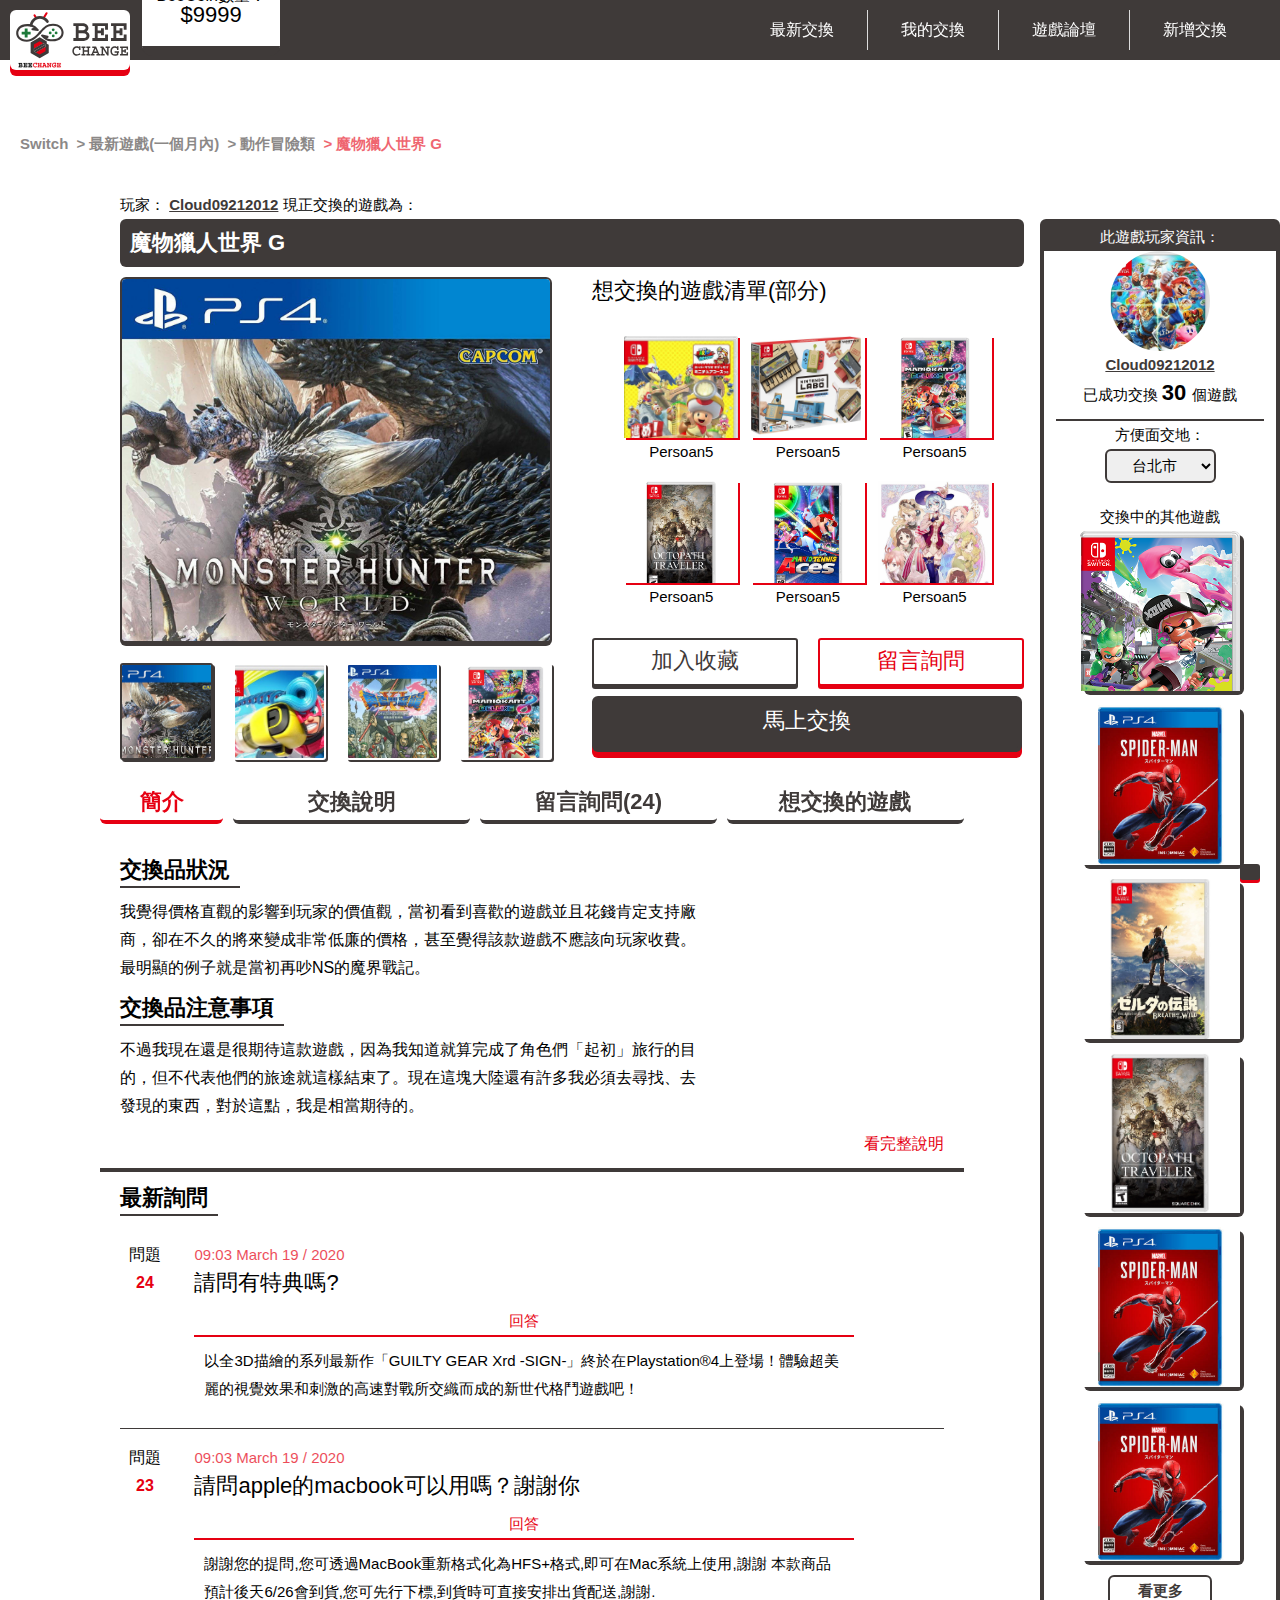
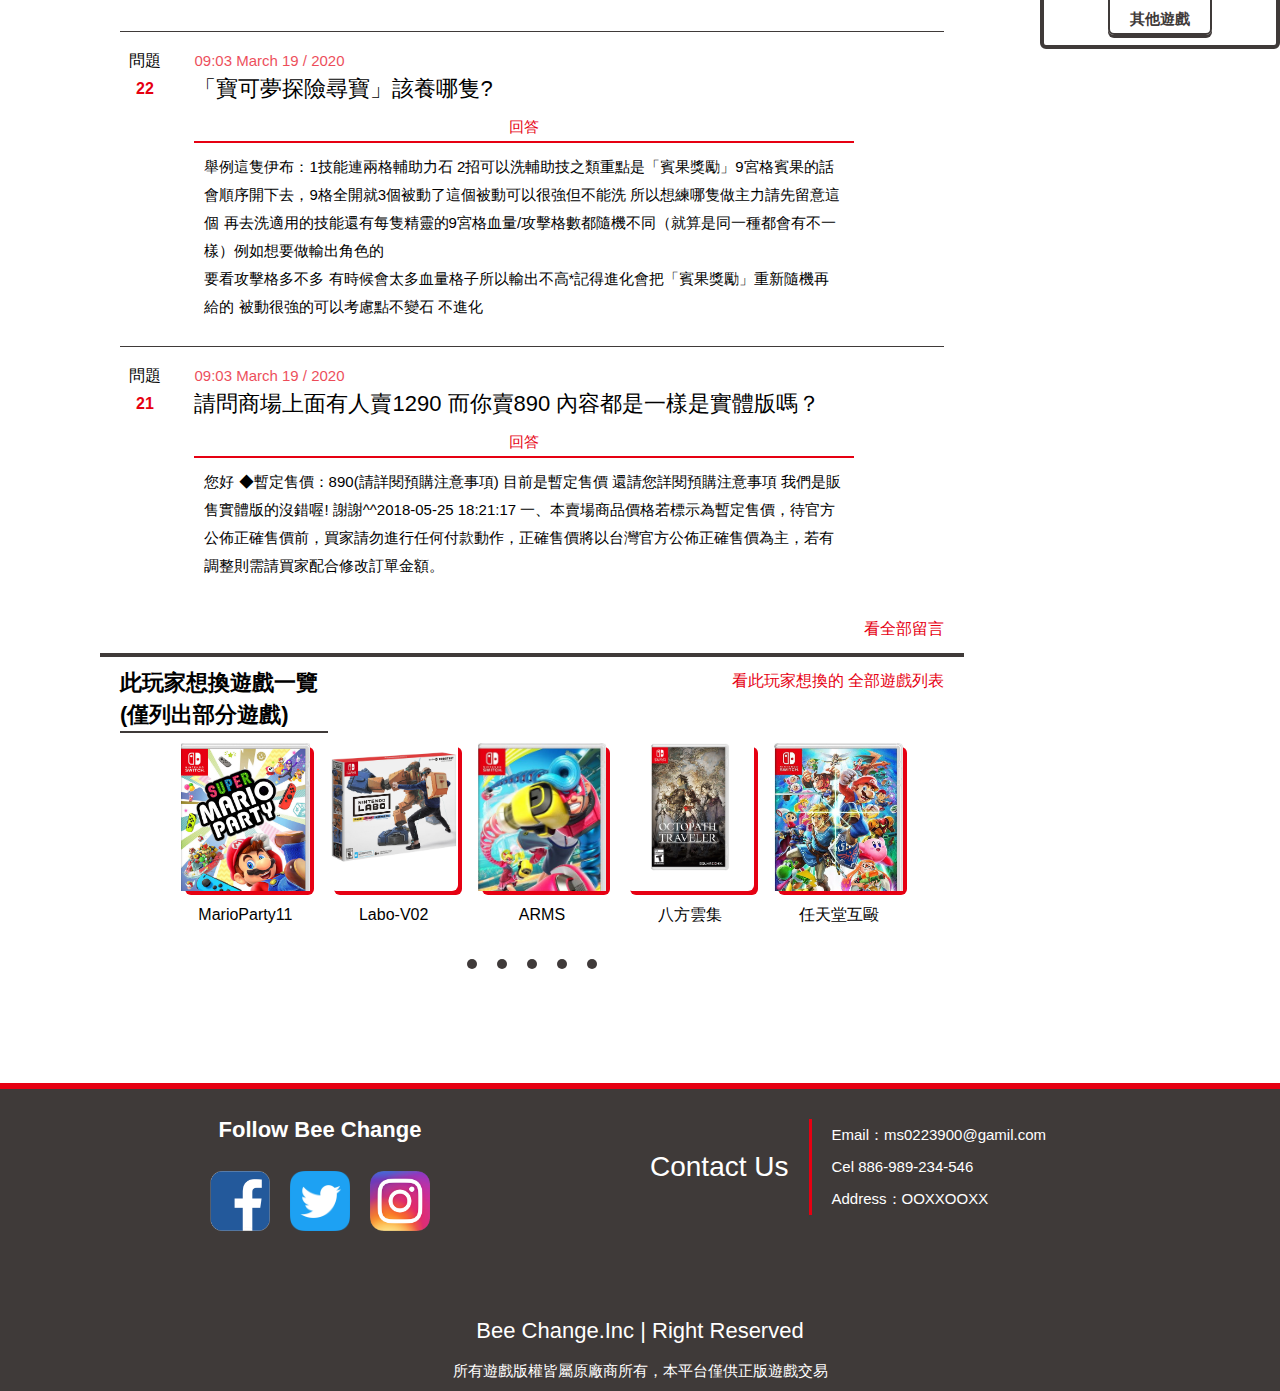
<file: personalWebsite/BeeChange_ProductDetail.html>
<!DOCTYPE html>
<html lang="zh-hant-TW">
<head>
<meta charset="utf-8">
<meta name="viewport" content="width=device-width, initial-scale=1 ,user-scalable= no, shrink-to-fit=no">
<title>遊戲詳細內頁</title>
<link rel="stylesheet" type="text/css" href="css/Reset.css">
<link rel="stylesheet" type="text/css" href="css/BeeChange_Style.css">
<link rel="stylesheet" href="https://use.fontawesome.com/releases/v5.2.0/css/all.css" integrity="sha384-hWVjflwFxL6sNzntih27bfxkr27PmbbK/iSvJ+a4+0owXq79v+lsFkW54bOGbiDQ" crossorigin="anonymous">
<script src="js/jquery-3.3.1.min.js"></script>
<script src="js/littleGame.js"></script>
<script src="js/beeChangeJS.js"></script>
</head>
	<input type="checkbox" name="menu-control" id="menu-control">
	<div class="nav">
		<div class="logoBG">
			<a href="Index.html">
			<img src="asset/BeeChange_Logo_Design_180626_logo.svg">
			<img src="asset/BeeChange_Logo_Design_180626_Name.svg" alt="BeeChange">
			</a>
		</div>
		<h1>你想交換的遊戲，在這裡都找得到</h1>
		<label class="ham" for="menu-control"></label>
	</div>
	<ul class="nav">
		<li><a href="BeeChange_ProductPage.html">最新交換</a></li>
		<li><a href="BeeChange_MyChange.html">我的交換</a></li>
		<li><a href="BeeChange_gameForum.html">遊戲論壇</a></li>
		<li><a href="###">新增交換</a></li>
	</ul>
	<label class="close" for="menu-control"></label>
	<a href="top"></a>


	<a href="#top">
		<div class="toTop">		
			<i class="fas fa-chevron-up"></i>
			<span class="toTop-dialogue">
			回頂端
			</span>		
		</div>		
	</a>
	<ul class="breadCrumb">
		<li><a href="">Switch</a></li>
		<li><a href="">最新遊戲(一個月內)</a></li>
		<li><a href="">動作冒險類</a></li>
		<li>魔物獵人世界 G</li>
	</ul>
	<!-- <input type="checkbox" name="sidebar-control" id="sidebar-control"> -->
	<div class="gameDetail clearfix">
		<div class="mainGameDetail">
			<div class="mainChangeUI clearfix">
				<div class="gameTitle">
					<span class="gamer">玩家：</span>
					<span class="gamerID">
						<a href="###">Cloud09212012</a>
					</span>
						<span>現正交換的遊戲為：
						</span>
					<h1>魔物獵人世界 G</h1>
				</div>
				<div class="leftMain col-12 col-lg-6">
					<div class="main pic">
						<img src="asset/monster-hunter-world-525163.5.jpg" alt="MHW">
						<img src="asset/arms.jpg" alt="ARM" style="display: none;">
						<img src="asset/dragon-quest-xi.jpg" alt="DQ11" style="display: none;">
						<img src="asset/MKart8.jpg" alt="MKart8" style="display: none;">
					</div>
					<div class="otherGamePic">
						<div class="pic Now" pNow='0'>
							<img src="asset/monster-hunter-world-525163.5.jpg" alt="MH">
						</div>
						<div class="pic" pNow='1'>
							<img src="asset/arms.jpg" alt="ARM">
						</div>
						<div class="pic" pNow='2'>
							<img src="asset/dragon-quest-xi.jpg" alt="DQ11">
						</div>
						<div class="pic" pNow='3'>
							<img src="asset/MKart8.jpg" alt="MKart8">
						</div>
					</div>
				</div>
				<div class="rightMain col-12 col-lg-6">
					<div class="changeList">
						<h3>想交換的遊戲清單(部分)</h3>
						<div class="toLeft">
							<i class="fas fa-chevron-left"></i>
						</div>
						<div class="changeList6">
							<div class="content">
								<div class="pic">
									<img src="asset/Kinobio.jpg" alt="">
								</div>
								<h4>Persoan5</h4>
								</div>
							<div class="content">
								<div class="pic">
									<img src="asset/LaboV01.jpg" alt="">
								</div>
								<h4>Persoan5</h4>
								</div>
							<div class="content">
								<div class="pic">
									<img src="asset/MKart8.jpg" alt="">
								</div>
								<h4>Persoan5</h4>
								</div>
							<div class="content">
								<div class="pic">
									<img src="asset/OctoTra.jpg" alt="">
								</div>
								<h4>Persoan5</h4>
								</div>
							<div class="content">
								<div class="pic">
									<img src="asset/MTennis.jpg" alt="">
								</div>
								<h4>Persoan5</h4>
								</div>
							<div class="content">
								<div class="pic">
									<img src="asset/Renkin.jpg" alt="">
								</div>
								<h4>Persoan5</h4>
								</div>
							</div>
						<div class="toRight">
							<i class="fas fa-chevron-right"></i>
						</div>
					</div>
					
					<div class="changeButtons">
						<div class="upperBTN">
							<div class="addToColl button2">
								<a href="##">
									加入收藏
								</a>
							</div>
							<div class="leaveMessage button2">
								<a href="##">
									留言詢問
								</a>
							</div>
						</div>
						<div class="changeNow">
							<a href="##">
								馬上交換
							</a>
						</div>
					</div>
				</div>
				<a name="simple"></a>
			</div>

			<ul class="gameDetailGenre">
				<li><a href="###">簡介</a></li>
				<li><a href="#simple">交換說明</a></li>
				<li><a href="#message">留言詢問(24)</a></li>
				<li><a href="#topGames">想交換的遊戲</a></li>
			</ul>

			<div class="simple clearfix">
				<article class="simpleSitu">
					<h2>交換品狀況</h2>
					<p>我覺得價格直觀的影響到玩家的價值觀，當初看到喜歡的遊戲並且花錢肯定支持廠商，卻在不久的將來變成非常低廉的價格，甚至覺得該款遊戲不應該向玩家收費。最明顯的例子就是當初再吵NS的魔界戰記。</p>
				</article>
				<article class="needtoKnow">
					<h2>交換品注意事項</h2>
					<p>不過我現在還是很期待這款遊戲，因為我知道就算完成了角色們「起初」旅行的目的，但不代表他們的旅途就這樣結束了。現在這塊大陸還有許多我必須去尋找、去發現的東西，對於這點，我是相當期待的。</p>
				</article>
				<a name="message"></a>
				<a href="###">看完整說明</a>
			</div>

			<div class="message clearfix">
				<h2>最新詢問</h2>
				<div class="QApart">
					<div class="QANum">
					<h3>問題
						<span>24</span>
					</h3>
					</div>
					<article class="QA">
						<span class="time">
							09:03 March 19 / 2020
						</span>
						<h3>請問有特典嗎?</h3>
						<div class="answer clearfix">
							<span>回答</span>
							<p>
							以全3D描繪的系列最新作「GUILTY GEAR Xrd -SIGN-」終於在Playstation®4上登場！體驗超美麗的視覺效果和刺激的高速對戰所交織而成的新世代格鬥遊戲吧！</p>
						</div>				
					</article>
				</div>
				<div class="QApart">
					<div class="QANum">
					<h3>問題
						<span>23</span>
					</h3>
					</div>
					<article class="QA">
						<span class="time">
							09:03 March 19 / 2020
						</span>
						<h3>請問apple的macbook可以用嗎？謝謝你</h3>
						<div class="answer clearfix">
								<span>回答</span>
							<p>
							謝謝您的提問,您可透過MacBook重新格式化為HFS+格式,即可在Mac系統上使用,謝謝
							本款商品預計後天6/26會到貨,您可先行下標,到貨時可直接安排出貨配送,謝謝.</p>
						</div>				
					</article>
				</div>
				<div class="QApart">
					<div class="QANum">
					<h3>問題
						<span>22</span>
					</h3>
					</div>
					<article class="QA">
						<span class="time">
							09:03 March 19 / 2020
						</span>
						<h3>「寶可夢探險尋寶」該養哪隻?</h3>
						<div class="answer clearfix">
							<span>回答</span>
							<p>	
							舉例這隻伊布：1技能連兩格輔助力石 2招可以洗輔助技之類重點是「賓果獎勵」9宮格賓果的話會順序開下去，9格全開就3個被動了這個被動可以很強但不能洗 所以想練哪隻做主力請先留意這個 再去洗適用的技能還有每隻精靈的9宮格血量/攻擊格數都隨機不同（就算是同一種都會有不一樣）例如想要做輸出角色的 <br>要看攻擊格多不多  有時候會太多血量格子所以輸出不高*記得進化會把「賓果獎勵」重新隨機再給的 被動很強的可以考慮點不變石 不進化</p>
						</div>				
					</article>
				</div>
				<div class="QApart">
					<div class="QANum">
					<h3>問題
						<span>21</span>
					</h3>
					</div>
					<article class="QA">
						<span class="time">
							09:03 March 19 / 2020
						</span>
						<h3>請問商場上面有人賣1290 而你賣890 內容都是一樣是實體版嗎？</h3>
						<div class="answer clearfix">
							<span>回答</span>
							<p>	
							您好
					◆暫定售價：890(請詳閱預購注意事項)
					目前是暫定售價 還請您詳閱預購注意事項
					我們是販售實體版的沒錯喔!
					謝謝^^2018-05-25 18:21:17
					一、本賣場商品價格若標示為暫定售價，待官方公佈正確售價前，買家請勿進行任何付款動作，正確售價將以台灣官方公佈正確售價為主，若有調整則需請買家配合修改訂單金額。</p>
						</div>				
					</article>
				</div>
				<a name="topGames"></a>
				<a href="###">看全部留言</a>			
			</div>

			<div class="topGames clearfix">
				<h2>此玩家想換遊戲一覽<br>
					<span>(僅列出部分遊戲)</span>
				</h2>
				<a href="###">看此玩家想換的 全部遊戲列表</a>
				<div class="gameBrowse">
						<div class="toLeft">
							<i class="fas fa-angle-left"></i>
						</div>
					<div class="gamePicSlide">
						<div class="slidePic">
							<div class="pic">
								<img src="asset/MarioParty.jpg" alt="marioParty">
							</div>
							<h4>MarioParty11</h4>
						</div>
						<div class="slidePic">
							<div class="pic">
								<img src="asset/LaboV02.jpg" alt="labo">
							</div>
							<h4>Labo-V02</h4>
						</div>
						<div class="slidePic">
							<div class="pic">
								<img src="asset/arms.jpg" alt="ARMS">
							</div>
							<h4>ARMS</h4>
						</div>
						<div class="slidePic">
							<div class="pic">
								<img src="asset/OctoTra.jpg" alt="八方雲集">
							</div>
							<h4>八方雲集</h4>
						</div>
						<div class="slidePic">
							<div class="pic">
								<img src="asset/Smash.jpg" alt="任天堂互毆">
							</div>
							<h4>任天堂互毆</h4>
						</div>	
					</div>
					<div class="toRight">
							<i class="fas fa-angle-right"></i>
						</div>
				</div>
				<div class="swaperBullet">
					<div class="bullet"></div>
					<div class="bullet"></div>
					<div class="bullet"></div>
					<div class="bullet"></div>
					<div class="bullet"></div>
				</div>
			</div>
		</div>
		<div class="sidebarGamer" for="sidebar-control">
			<div class="gamerInfo">
				<h2>
					<span class="gamer">此遊戲玩家資訊：<br></span>
				</h2>
				<div class="head">
					<img src="asset/Smash.jpg" alt="gamerHead">
				</div>
				<span class="gamerID">
						<a href="###">Cloud09212012</a>
					</span>
				<h3 class="successGames">
					已成功交換
					<span class="successGameNum">
						30
					</span>
					個遊戲
				</h3>
				<h3>
					方便面交地：
				</h3>
				<select class="location" name="location" >
						<option>台北市</option>
						<option>那霸市</option>
						<option>布吉納法索</option>
				</select>				
			</div>
			<div class="otherGames">
				<h4>交換中的其他遊戲</h4>
				<ul class="Games">
					<li>
						<div class="otherGames-pic">
							<a href="###">
							<img src="asset/splatoon2.png" alt="">
							</a>
						</div>
						<span class="otherGames-name">
						Splatoon2
						<br> 
							<span class="date">April/15</span>
						</span>
					</li>
					<li>
						<div class="otherGames-pic">
							<a href="###">
							<img src="asset/SpidermanPS4.jpg" alt="">
							</a>
						</div>
						<span class="otherGames-name">
						Spiderman
						<br> 
							<span class="date">April/15</span>
						</span>
					</li>
					<li>
						<div class="otherGames-pic">
							<a href="###">
							<img src="asset/the-legend-of-zelda-breath-of-the-wild-506999.17.jpg" alt="">
							</a>
						</div>
						<span class="otherGames-name">
						ZeldaBotW
						<br> 
							<span class="date">April/15</span>
						</span>
					<li>
						<div class="otherGames-pic">
							<a href="###">
							<img src="asset/OctoTra.jpg" alt="">
							</a>
						</div>
						<span class="otherGames-name">
						OctoTraveler<br> 
							<span class="date">March/08</span>
						</span>
					</li>
					<li>
						<div class="otherGames-pic">
							<a href="###">
							<img src="asset/SpidermanPS4.jpg" alt="">
							</a>
						</div>
						<span class="otherGames-name">
						Spiderman
						<br> 
							<span class="date">April/15</span>
						</span>
					</li>
					<li>
						<div class="otherGames-pic">
							<a href="###">
							<img src="asset/SpidermanPS4.jpg" alt="">
							</a>
						</div>
						<span class="otherGames-name">
						Spiderman
						<br> 
							<span class="date">April/15</span>
						</span>
					</li>
				</ul>
				<div class="otherMore">
					<a href="##">
						看更多<br>其他遊戲
					</a>
				</div>
			</div>			
		</div>
	</div>
	<div class="footer">
		<div class="item2 clearfix">
			<div class="SNS col-12 col-lg-6">
				<h3>Follow Bee Change</h3>
				<div class="SNS item3">
					<div class="fb SNS-item3-content"><a href="##"><img src="asset/fb-live-map_2.png" align="facebook"></a></div>
					<div class="twiiter SNS-item3-content"><a href="##"><img src="asset/Twitter.png" alt="twitter"></a></div>
					<div class="IG SNS-item3-content"><a href="##"><img src="asset/instagramlogoresized-1.png" alt="Instagram"></a></div>
				</div>
			</div>
			<div class="contactUs col-12 col-lg-6">
				<div class="contactUs-content">
					<h3>Contact Us</h3>
					<ul class="info">
						<li><a href="mailto:ms0223900@gamil.com">Email：ms0223900@gamil.com</a> </li>
						<li>Cel 886-989-234-546</li>
						<li>Address：OOXXOOXX</li>
					</ul>
				</div>
			</div>
		</div>
		<div class="rightReserved">
			<h4>Bee Change.Inc | Right Reserved</h4>
			<span>所有遊戲版權皆屬原廠商所有，本平台僅供正版遊戲交易
			</span>
		</div>
	</div>
	<div class="playGameFixed">
		<a href="##" class="whatsBeeCoin">
			BeeCoin是什麼?
		</a>
		<h2>
			來玩小遊戲<br>賺BeeCoin吧!!
		</h2>
		<div class="beeCoinNow">
			<span>
				BeeCoin數量：
				<!-- <i class="fas fa-dollar-sign"></i> -->
			</span>
			<h3>
				999
			</h3>
		</div>
	</div>
	<div class="closeLittleGameBG"></div>
	<div class="littleGameUI">
		<div class="closeLittleGame">
			<span>
				X 關閉小遊戲
			</span>
		</div>
		<div class="timer">
			<span>
				<i class="fas fa-clock"></i>
			</span>
			<span class="timeRemaining">
				01:00
			</span>
		</div>
		<div class="scoreNow">
			<span>
				Score：
			</span>
			<h2>
				9999
			</h2>
		</div>
		<!-- <div class="combo">
			<span>COMBO數：</span>
			<span class="comboNow">
				99
			</span>
			分數*
			<span class="comboPlus">
				1.2
			</span>
		</div> -->
		<div class="mainUI">
			<div class="num1">
				?
			</div>
			<span class="calOparator">
				+
			</span>
			<div class="num2">
				?
			</div>
			<span>
				=
			</span>
			<div class="result">
				?
			</div>
		</div>
		<div class="calUI">
			<a href="##"  class="numPad">1</a>
			<a href="##"  class="numPad">2</a>
			<a href="##"  class="numPad">3</a>
			<a href="##"  class="numPad">4</a>
			<a href="##"  class="numPad">5</a>
			<a href="##"  class="numPad">6</a>
			<a href="##"  class="numPad">7</a>
			<a href="##"  class="numPad">8</a>
			<a href="##"  class="numPad">9</a>
			<a href="##"  class="numPad">0</a>
		</div>
		<div class="confirmUI">
			<a href="##" class="calPadC">C</a>
			<a href="##" class="calPadDelete">DEL</a>
			<a href="##" class="calPadCheck">確定</a>
		</div>
		<div class="controlBTN">
			<span class="startPause active">
				Start
			</span>
			<span class="reset">
				重新開始
			</span>
		</div>
		<div class="coinNow">
			目前BeeCoin：
			<i class="fas fa-dollar-sign"></i>
			<span>
				20
			</span>
		</div>
		<a href="#" class="whatsBeeCoin">
			BeeCoin可以做什麼?
		</a>
		<div class="finalScoreCoin">
			<h3>
				你的分數為：
			</h3>
			<span class="finalScore">
				0000
			</span>
			<h3>
				您獲得的硬幣為：
			</h3>
			<span class="finalCoin">
				000
			</span>
			<span class="finalConfirm">
				確定
			</span>
		</div>
		<div class="finalBG"></div>
	</div>
<body>
</body>

</html>
</file>
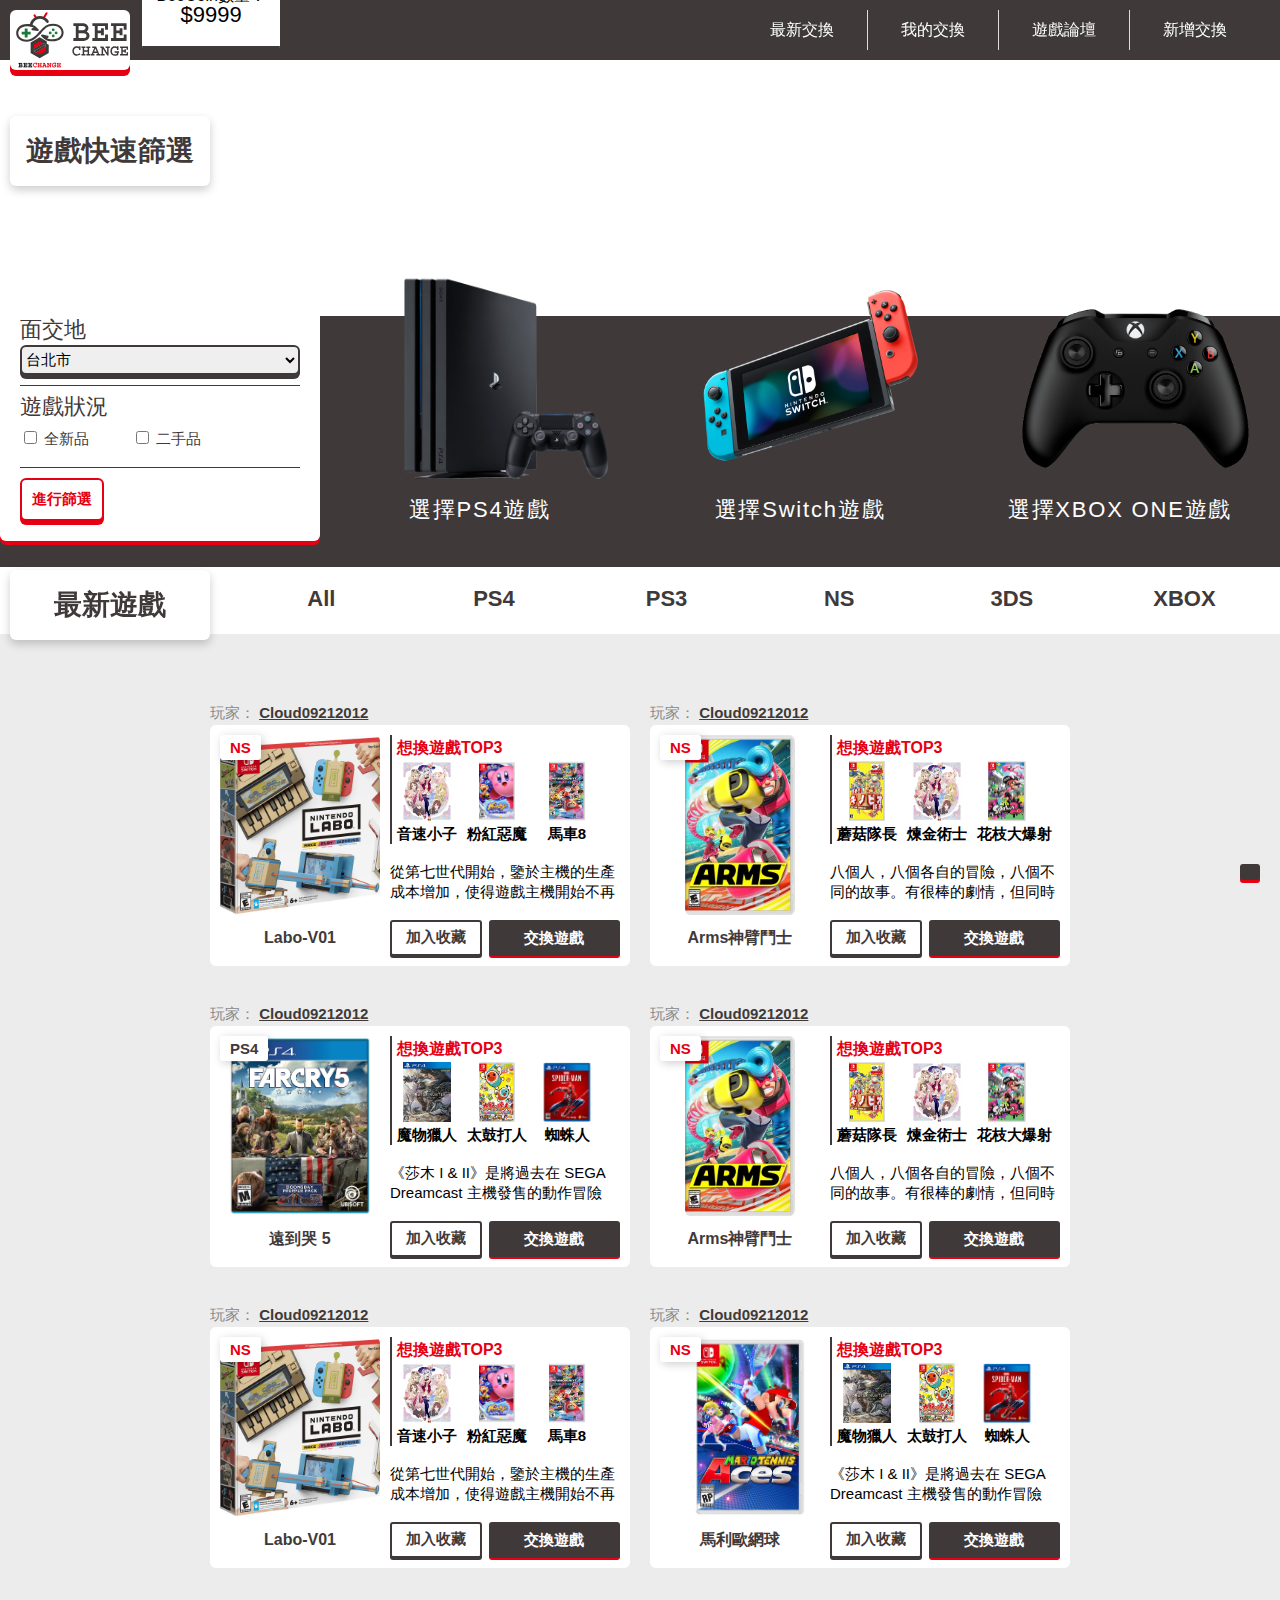
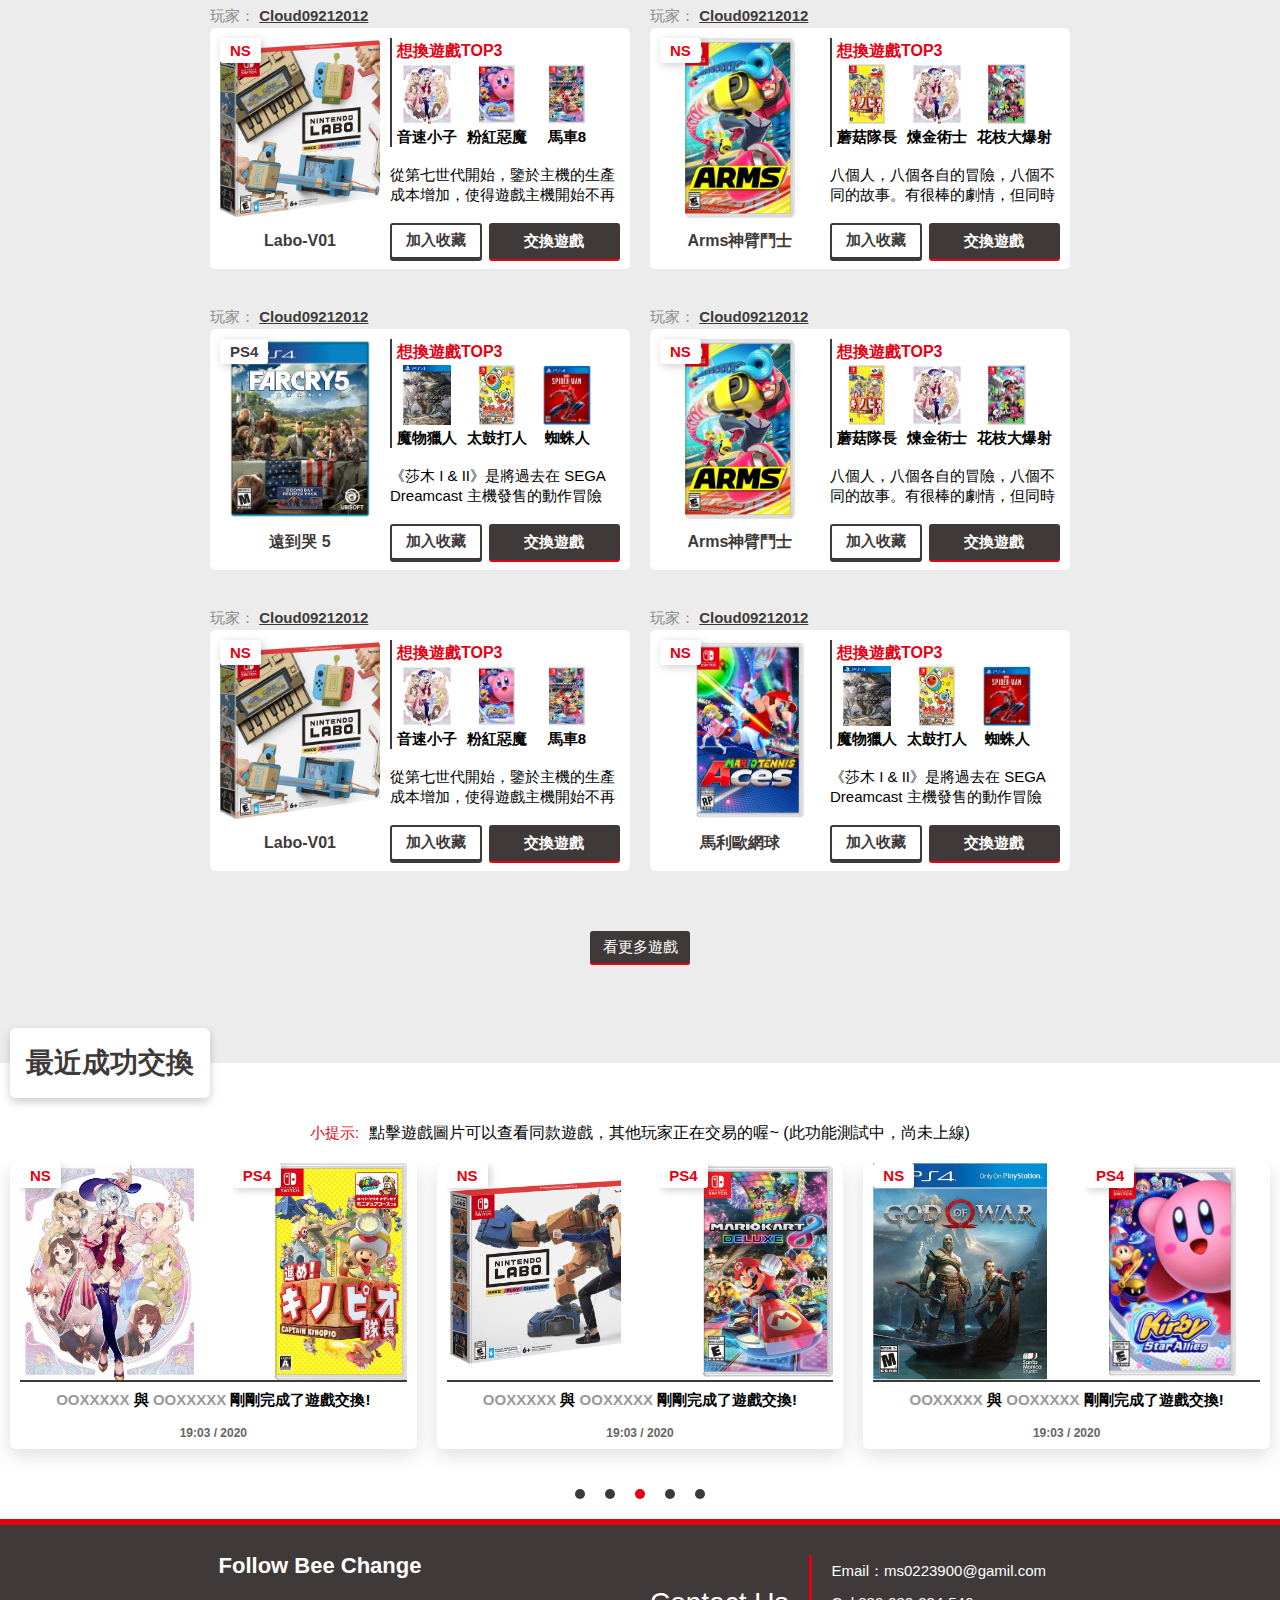
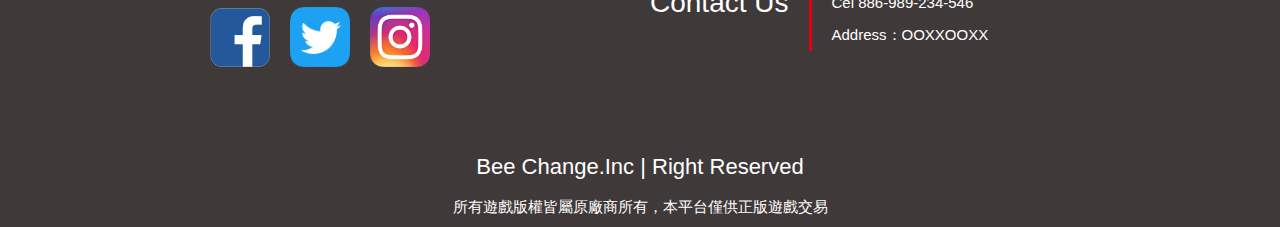
<file: personalWebsite/BeeChange_ProductPage.html>
<!DOCTYPE html>
<html lang="zh-hant-TW">
<head>
<meta charset="utf-8">
<meta name="viewport" content="width=device-width, initial-scale=1 ,user-scalable= no, shrink-to-fit=no">
<title>遊戲交易內頁</title>
<link rel="stylesheet" type="text/css" href="css/Reset.css">
<link rel="stylesheet" type="text/css" href="css/BeeChange_Style.css">
<link rel="stylesheet" href="https://use.fontawesome.com/releases/v5.2.0/css/all.css" integrity="sha384-hWVjflwFxL6sNzntih27bfxkr27PmbbK/iSvJ+a4+0owXq79v+lsFkW54bOGbiDQ" crossorigin="anonymous">
<script src="js/jquery-3.3.1.min.js"></script>
<script src="js/littleGame.js"></script>
<script src="js/beeChangeJS.js"></script>

</head>

<body>
	<input type="checkbox" name="menu-control" id="menu-control">
	<div class="nav">
		<div class="logoBG">
			<a href="Index.html">
			<img src="asset/BeeChange_Logo_Design_180626_logo.svg">
			<img src="asset/BeeChange_Logo_Design_180626_Name.svg" alt="BeeChange">
			</a>
		</div>
		<h1>你想交換的遊戲，在這裡都找得到</h1>
		<label class="ham" for="menu-control"></label>
	</div>
	<ul class="nav">
		<li><a href="BeeChange_ProductPage.html">最新交換</a></li>
		<li><a href="BeeChange_MyChange.html">我的交換</a></li>
		<li><a href="BeeChange_gameForum.html">遊戲論壇</a></li>
		<li><a href="###">新增交換</a></li>
	</ul>
	<label class="close" for="menu-control"></label>
	<a href="top"></a>


	<a href="#top">
		<div class="toTop">		
			<i class="fas fa-chevron-up"></i>
			<span class="toTop-dialogue">
			回頂端
			</span>		
		</div>		
	</a>


	<div class="whiteSpace"></div>
	<div class="consoles">
		<div class="title">
			<h1>遊戲快速篩選</h1>
			<div class="WhiteBG"></div>
		</div>
		<div class="item3">
			<!-- <h2>遊戲平台快速選擇</h2> -->
			<div class="col-12 col-md-3 genreFilter">
				<!-- <h2>條件篩選</h2> -->
				<form>
					<div class="location">
						<h3>面交地</h3>
						<select class="gameFilter">
							<option>
								台北市
							</option>
							<option>
								新北市
							</option>
							<option>
								台南市
							</option>	
						</select>
					</div>
					<div class="productSitu">
						<h3>遊戲狀況</h3>
						<div class="situ">
							<input type="checkbox" id="allNew" name="productSitu">
							<label for="allNew">全新品</label>
						</div>
						<div class="situ">
							<input type="checkbox" id="old" name="productSitu">
							<label for="old">二手品</label>
						</div>
					</div>
					<button type="submit">進行篩選</button>				
				</form>
			</div>
			<div class="col-4 col-md-3 consoles-content">
				<img src="asset/ps4-pro.png">
				<h3>選擇PS4遊戲</h3>
			</div>
			<div class="col-4 col-md-3 consoles-content">
				<img src="asset/nintendo_switch_console_2.png">
				<h3>選擇Switch遊戲</h3>
			</div>
			<div class="col-4 col-md-3 consoles-content">
				<img src="asset/XboxOne.png">
				<h3>選擇XBOX ONE遊戲</h3>
			</div> 	
		</div>
	</div>


	<input type="checkbox" name="menu-control" id="menu-control-genre">
	<div class="latestGames">
		<div class="genre">
			<div class="title">
				<h1>最新遊戲</h1>
				<div class="WhiteBG"></div>
			</div>
			<ul>
				<li class="firstGenre">
					<a class="gameplat" href="###">All 
					<i class="fas fa-chevron-down"></i></a>
					<div class="downList">
						<ul>
							<li><a href="###">最新</a></li>
							<li><a href="###">最熱門</a></li>
							<li><a href="###">最想交換</a></li>
						</ul>
					</div>
				</li>
				<li class="firstGenre">
					<a class="gameplat" href="###">PS4<i class="fas fa-chevron-down"></i></a>
					<div class="downList">
						<ul>
							<li><a href="###">最新</a></li>
							<li><a href="###">最熱門</a></li>
							<li><a href="###">最多人交換</a></li>
						</ul>
					</div>
				</li>	
				<li class="firstGenre">
					<a class="gameplat"  href="###">PS3<i class="fas fa-chevron-down"></i></a>
					<div class="downList">
						<ul>
							<li><a href="###">最新</a></li>
							<li><a href="###">最熱門</a></li>
							<li><a href="###">最多人交換</a></li>
						</ul>
					</div>
				</li>		
				<li class="firstGenre">
					<a class="gameplat" href="###">NS
					<i class="fas fa-chevron-down"></i></a><div class="downList">
						<ul>
							<li><a href="###">最新</a></li>
							<li><a href="###">最熱門</a></li>
							<li><a href="###">最多人交換</a></li>
						</ul>
					</div>
				</li>
				<li class="firstGenre">
					<a class="gameplat" href="###">3DS
					<i class="fas fa-chevron-down"></i></a><div class="downList">
						<ul>
							<li><a href="###">最新</a></li>
							<li><a href="###">最熱門</a></li>
							<li><a href="###">最多人交換</a></li>
						</ul>
					</div>
				</li>
				<li class="firstGenre">
					<a class="gameplat" href="###">XBOX
					<i class="fas fa-chevron-down"></i></a><div class="downList">
						<ul>
							<li><a href="###">最新</a></li>
							<li><a href="###">最熱門</a></li>
							<li><a href="###">最多人交換</a></li>
						</ul>
					</div>
				</li>
			</ul>
			<label class="ham genreHam" for="menu-control-genre"></label>
			
		</div>
		<div class="gameContain">
			<div class="Game">
					<h5><span class="gamer">玩家：</span>
								<span class="gamerID">
								<a href="###">Cloud09212012</a>
								</span>	</h5>
					<div class="leftGamePic">
						<div class="plat">
							NS
						</div>
						<div class="gamePic">
							<a class="game-link" href="BeeChange_ProductDetail.html">
								<img src="asset/LaboV01.jpg" alt="pokemonLetsGo">
							</a>
						</div>
						<div class="gameName">
							<a class="game-link" href="BeeChange_ProductDetail.html">
							<h2>Labo-V01</h2>
							</a>
						</div>
					</div>
					<div class="rightDetail">
						<div class="top3">
							<h3>想換遊戲TOP3</h3>
								<div class="top3Game">
									<img src="asset/21829353281004_140.jpg" alt="sonciMania">
								<h4>音速小子</h4>
								</div>
								<div class="top3Game">
									<img src="asset/Kirby.jpg" alt="sonciMania">
								<h4>粉紅惡魔</h4>
								</div>
								<div class="top3Game">
									<img src="asset/MKart8.jpg" alt="sonciMania">
									<h4>馬車8</h4>
								</div>
						</div>
						<div class="simpleText">
						<p>從第七世代開始，鑒於主機的生產成本增加，使得遊戲主機開始不再重視「向下相容」這件事，當你放PS2的光碟進一台薄型的PS3時，系統只會告訴你無法運行該遊戲。而隨著遊戲主機邁入高清世代，遊戲開發的成本也逐漸增加</p>
						</div>
						<div class="btn">
						<div class="addTo">
							<a href="###">
								<span>加入收藏</span>
							</a>
						</div>
						<div class="changeGame">
							<a href="###">
								<span>交換遊戲</span>
							</a>
						</div>
						</div>
					</div>
			</div>
			<div class="Game">
					<h5><span class="gamer">玩家：</span>
								<span class="gamerID">
								<a href="###">Cloud09212012</a>
								</span>	</h5>
					<div class="leftGamePic">
						<div class="plat">
							NS
						</div>
						<div class="gamePic">
							<a class="game-link" href="BeeChange_ProductDetail.html">
						<img src="asset/arms.jpg" alt="pokemonLetsGo"></a></div>
						<div class="gameName">
							<a class="game-link" href="BeeChange_ProductDetail.html">
							<h2>Arms神臂鬥士</h2>
							</a>
						</div>
					</div>
					<div class="rightDetail">
						<div class="top3">
							<h3>想換遊戲TOP3</h3>
								<div class="top3Game">
									<img src="asset/Kinobio.jpg" alt="sonciMania">
								<h4>蘑菇隊長</h4>
								</div>
								<div class="top3Game">
									<img src="asset/21829353281004_140.jpg" alt="sonciMania">
								<h4>煉金術士</h4>
								</div>
								<div class="top3Game">
									<img src="asset/splatoon2.png" alt="sonciMania">
								<h4>花枝大爆射</h4>
								</div>
						</div>
						<div class="simpleText">
						<p>八個人，八個各自的冒險，八個不同的故事。有很棒的劇情，但同時也有很糟糕的劇情。這遊戲對於故事的品質有些參差不齊是讓我最難受的一件事情，其中就有幾位角色讓我一直反覆提及不斷砲轟，越講都越覺得他可憐了。</p>
						</div>
						<div class="btn">
						<div class="addTo">
							<a href="###">
								<span>加入收藏</span>
							</a>
						</div>
						<div class="changeGame">
							<a href="###">
								<span>交換遊戲</span>
							</a>
						</div>
						</div>
					</div>
			</div>
			<div class="Game">
					<h5><span class="gamer">玩家：</span>
								<span class="gamerID">
								<a href="###">Cloud09212012</a>
								</span>	</h5>
					<div class="leftGamePic">
						<div class="plat PS">
							PS4
						</div>
						<div class="gamePic">
							<a class="game-link" href="BeeChange_ProductDetail.html">
						<img src="asset/p4gfacr5_1.png" alt="pokemonLetsGo">
							</a>
						</div>
						<div class="gameName">
							<a class="game-link" href="BeeChange_ProductDetail.html">
							<h2>遠到哭 5</h2>
							</a>
						</div>
					</div>
					<div class="rightDetail">
						<div class="top3">
							<h3>想換遊戲TOP3</h3>
								<div class="top3Game">
									<img src="asset/monster-hunter-world-525163.5.jpg" alt="sonciMania">
								<h4>魔物獵人</h4>
								</div>
								<div class="top3Game">
									<img src="asset/taiko-no-tatsujin-nintendo-switch-version-557397.14.jpg" alt="sonciMania">
								<h4>太鼓打人</h4>
								</div>
								<div class="top3Game">
									<img src="asset/SpidermanPS4.jpg" alt="sonciMania">
								<h4>蜘蛛人</h4>
								</div>
						</div>
						<div class="simpleText">
						<p>《莎木 I & II》是將過去在 SEGA Dreamcast 主機發售的動作冒險
						《莎木 一章 橫須賀》與《莎木 2》結合成 1 套的 PS4 平台遊戲。
						充滿魅力的登場人物、充滿謎團的浩大劇情。</p>
						</div>
						<div class="btn">
						<div class="addTo">
							<a href="###">
								<span>加入收藏</span>
							</a>
						</div>
						<div class="changeGame">
							<a href="###">
								<span>交換遊戲</span>
							</a>
						</div>
						</div>
					</div>
			</div>
			<div class="Game">
					<h5><span class="gamer">玩家：</span>
								<span class="gamerID">
								<a href="###">Cloud09212012</a>
								</span>	</h5>
					<div class="leftGamePic">
						<div class="plat">
							NS
						</div>
						<div class="gamePic">
							<a class="game-link" href="BeeChange_ProductDetail.html">
						<img src="asset/arms.jpg" alt="pokemonLetsGo"></a></div>
						<div class="gameName">
							<a class="game-link" href="BeeChange_ProductDetail.html">
							<h2>Arms神臂鬥士</h2>
							</a>
						</div>
					</div>
					<div class="rightDetail">
						<div class="top3">
							<h3>想換遊戲TOP3</h3>
								<div class="top3Game">
									<img src="asset/Kinobio.jpg" alt="sonciMania">
								<h4>蘑菇隊長</h4>
								</div>
								<div class="top3Game">
									<img src="asset/21829353281004_140.jpg" alt="sonciMania">
								<h4>煉金術士</h4>
								</div>
								<div class="top3Game">
									<img src="asset/splatoon2.png" alt="sonciMania">
								<h4>花枝大爆射</h4>
								</div>
						</div>
						<div class="simpleText">
						<p>八個人，八個各自的冒險，八個不同的故事。有很棒的劇情，但同時也有很糟糕的劇情。這遊戲對於故事的品質有些參差不齊是讓我最難受的一件事情，其中就有幾位角色讓我一直反覆提及不斷砲轟，越講都越覺得他可憐了。</p>
						</div>
						<div class="btn">
						<div class="addTo">
							<a href="###">
								<span>加入收藏</span>
							</a>
						</div>
						<div class="changeGame">
							<a href="###">
								<span>交換遊戲</span>
							</a>
						</div>
						</div>
					</div>
			</div>
			<div class="Game">
					<h5><span class="gamer">玩家：</span>
								<span class="gamerID">
								<a href="###">Cloud09212012</a>
								</span>	</h5>
					<div class="leftGamePic">
						<div class="plat">
							NS
						</div>
						<div class="gamePic">
							<a class="game-link" href="BeeChange_ProductDetail.html">
						<img src="asset/LaboV01.jpg" alt="pokemonLetsGo"></a></div>
						<div class="gameName">
							<a class="game-link" href="BeeChange_ProductDetail.html">
							<h2>Labo-V01</h2>
							</a>
						</div>
					</div>
					<div class="rightDetail">
						<div class="top3">
							<h3>想換遊戲TOP3</h3>
								<div class="top3Game">
									<img src="asset/21829353281004_140.jpg" alt="sonciMania">
								<h4>音速小子</h4>
								</div>
								<div class="top3Game">
									<img src="asset/Kirby.jpg" alt="sonciMania">
								<h4>粉紅惡魔</h4>
								</div>
								<div class="top3Game">
									<img src="asset/MKart8.jpg" alt="sonciMania">
									<h4>馬車8</h4>
								</div>
						</div>
						<div class="simpleText">
						<p>從第七世代開始，鑒於主機的生產成本增加，使得遊戲主機開始不再重視「向下相容」這件事，當你放PS2的光碟進一台薄型的PS3時，系統只會告訴你無法運行該遊戲。而隨著遊戲主機邁入高清世代，遊戲開發的成本也逐漸增加</p>
						</div>
						<div class="btn">
						<div class="addTo">
							<a href="###">
								<span>加入收藏</span>
							</a>
						</div>
						<div class="changeGame">
							<a href="###">
								<span>交換遊戲</span>
							</a>
						</div>
						</div>
					</div>
			</div>
			<div class="Game">
					<h5><span class="gamer">玩家：</span>
								<span class="gamerID">
								<a href="###">Cloud09212012</a>
								</span>	</h5>
					<div class="leftGamePic">
						<div class="plat">
							NS
						</div>
						<div class="gamePic">
							<a class="game-link" href="BeeChange_ProductDetail.html">
						<img src="asset/MTennis.jpg" alt="pokemonLetsGo">
							</a>
						</div>
						<div class="gameName">
							<a class="game-link" href="BeeChange_ProductDetail.html">
							<h2>馬利歐網球</h2>
							</a>
						</div>
					</div>
					<div class="rightDetail">
						<div class="top3">
							<h3>想換遊戲TOP3</h3>
								<div class="top3Game">
									<img src="asset/monster-hunter-world-525163.5.jpg" alt="sonciMania">
								<h4>魔物獵人</h4>
								</div>
								<div class="top3Game">
									<img src="asset/taiko-no-tatsujin-nintendo-switch-version-557397.14.jpg" alt="sonciMania">
								<h4>太鼓打人</h4>
								</div>
								<div class="top3Game">
									<img src="asset/SpidermanPS4.jpg" alt="sonciMania">
								<h4>蜘蛛人</h4>
								</div>
						</div>
						<div class="simpleText">
						<p>《莎木 I & II》是將過去在 SEGA Dreamcast 主機發售的動作冒險
						《莎木 一章 橫須賀》與《莎木 2》結合成 1 套的 PS4 平台遊戲。
						充滿魅力的登場人物、充滿謎團的浩大劇情。</p>
						</div>
						<div class="btn">
						<div class="addTo">
							<a href="###">
								<span>加入收藏</span>
							</a>
						</div>
						<div class="changeGame">
							<a href="###">
								<span>交換遊戲</span>
							</a>
						</div>
						</div>
					</div>
			</div>
			<div class="Game">
					<h5><span class="gamer">玩家：</span>
								<span class="gamerID">
								<a href="###">Cloud09212012</a>
								</span>	</h5>
					<div class="leftGamePic">
						<div class="plat">
							NS
						</div>
						<div class="gamePic">
							<a class="game-link" href="BeeChange_ProductDetail.html">
						<img src="asset/LaboV01.jpg" alt="pokemonLetsGo"></a></div>
						<div class="gameName">
							<a class="game-link" href="BeeChange_ProductDetail.html">
							<h2>Labo-V01</h2>
							</a>
						</div>
					</div>
					<div class="rightDetail">
						<div class="top3">
							<h3>想換遊戲TOP3</h3>
								<div class="top3Game">
									<img src="asset/21829353281004_140.jpg" alt="sonciMania">
								<h4>音速小子</h4>
								</div>
								<div class="top3Game">
									<img src="asset/Kirby.jpg" alt="sonciMania">
								<h4>粉紅惡魔</h4>
								</div>
								<div class="top3Game">
									<img src="asset/MKart8.jpg" alt="sonciMania">
									<h4>馬車8</h4>
								</div>
						</div>
						<div class="simpleText">
						<p>從第七世代開始，鑒於主機的生產成本增加，使得遊戲主機開始不再重視「向下相容」這件事，當你放PS2的光碟進一台薄型的PS3時，系統只會告訴你無法運行該遊戲。而隨著遊戲主機邁入高清世代，遊戲開發的成本也逐漸增加</p>
						</div>
						<div class="btn">
						<div class="addTo">
							<a href="###">
								<span>加入收藏</span>
							</a>
						</div>
						<div class="changeGame">
							<a href="###">
								<span>交換遊戲</span>
							</a>
						</div>
						</div>
					</div>
			</div>
			<div class="Game">
					<h5><span class="gamer">玩家：</span>
								<span class="gamerID">
								<a href="###">Cloud09212012</a>
								</span>	</h5>
					<div class="leftGamePic">
						<div class="plat">
							NS
						</div>
						<div class="gamePic">
							<a class="game-link" href="BeeChange_ProductDetail.html">
						<img src="asset/arms.jpg" alt="pokemonLetsGo"></a></div>
						<div class="gameName">
							<a class="game-link" href="BeeChange_ProductDetail.html">
							<h2>Arms神臂鬥士</h2>
							</a>
						</div>
					</div>
					<div class="rightDetail">
						<div class="top3">
							<h3>想換遊戲TOP3</h3>
								<div class="top3Game">
									<img src="asset/Kinobio.jpg" alt="sonciMania">
								<h4>蘑菇隊長</h4>
								</div>
								<div class="top3Game">
									<img src="asset/21829353281004_140.jpg" alt="sonciMania">
								<h4>煉金術士</h4>
								</div>
								<div class="top3Game">
									<img src="asset/splatoon2.png" alt="sonciMania">
								<h4>花枝大爆射</h4>
								</div>
						</div>
						<div class="simpleText">
						<p>八個人，八個各自的冒險，八個不同的故事。有很棒的劇情，但同時也有很糟糕的劇情。這遊戲對於故事的品質有些參差不齊是讓我最難受的一件事情，其中就有幾位角色讓我一直反覆提及不斷砲轟，越講都越覺得他可憐了。</p>
						</div>
						<div class="btn">
						<div class="addTo">
							<a href="###">
								<span>加入收藏</span>
							</a>
						</div>
						<div class="changeGame">
							<a href="###">
								<span>交換遊戲</span>
							</a>
						</div>
						</div>
					</div>
			</div>
			<div class="Game">
					<h5><span class="gamer">玩家：</span>
								<span class="gamerID">
								<a href="###">Cloud09212012</a>
								</span>	</h5>
					<div class="leftGamePic">
						<div class="plat PS">
							PS4
						</div>
						<div class="gamePic">
							<a class="game-link" href="BeeChange_ProductDetail.html">
						<img src="asset/p4gfacr5_1.png" alt="pokemonLetsGo">
							</a>
						</div>
						<div class="gameName">
							<a class="game-link" href="BeeChange_ProductDetail.html">
							<h2>遠到哭 5</h2>
							</a>
						</div>
					</div>
					<div class="rightDetail">
						<div class="top3">
							<h3>想換遊戲TOP3</h3>
								<div class="top3Game">
									<img src="asset/monster-hunter-world-525163.5.jpg" alt="sonciMania">
								<h4>魔物獵人</h4>
								</div>
								<div class="top3Game">
									<img src="asset/taiko-no-tatsujin-nintendo-switch-version-557397.14.jpg" alt="sonciMania">
								<h4>太鼓打人</h4>
								</div>
								<div class="top3Game">
									<img src="asset/SpidermanPS4.jpg" alt="sonciMania">
								<h4>蜘蛛人</h4>
								</div>
						</div>
						<div class="simpleText">
						<p>《莎木 I & II》是將過去在 SEGA Dreamcast 主機發售的動作冒險
						《莎木 一章 橫須賀》與《莎木 2》結合成 1 套的 PS4 平台遊戲。
						充滿魅力的登場人物、充滿謎團的浩大劇情。</p>
						</div>
						<div class="btn">
						<div class="addTo">
							<a href="###">
								<span>加入收藏</span>
							</a>
						</div>
						<div class="changeGame">
							<a href="###">
								<span>交換遊戲</span>
							</a>
						</div>
						</div>
					</div>
			</div>
			<div class="Game">
					<h5><span class="gamer">玩家：</span>
								<span class="gamerID">
								<a href="###">Cloud09212012</a>
								</span>	</h5>
					<div class="leftGamePic">
						<div class="plat">
							NS
						</div>
						<div class="gamePic">
							<a class="game-link" href="BeeChange_ProductDetail.html">
						<img src="asset/arms.jpg" alt="pokemonLetsGo"></a></div>
						<div class="gameName">
							<a class="game-link" href="BeeChange_ProductDetail.html">
							<h2>Arms神臂鬥士</h2>
							</a>
						</div>
					</div>
					<div class="rightDetail">
						<div class="top3">
							<h3>想換遊戲TOP3</h3>
								<div class="top3Game">
									<img src="asset/Kinobio.jpg" alt="sonciMania">
								<h4>蘑菇隊長</h4>
								</div>
								<div class="top3Game">
									<img src="asset/21829353281004_140.jpg" alt="sonciMania">
								<h4>煉金術士</h4>
								</div>
								<div class="top3Game">
									<img src="asset/splatoon2.png" alt="sonciMania">
								<h4>花枝大爆射</h4>
								</div>
						</div>
						<div class="simpleText">
						<p>八個人，八個各自的冒險，八個不同的故事。有很棒的劇情，但同時也有很糟糕的劇情。這遊戲對於故事的品質有些參差不齊是讓我最難受的一件事情，其中就有幾位角色讓我一直反覆提及不斷砲轟，越講都越覺得他可憐了。</p>
						</div>
						<div class="btn">
						<div class="addTo">
							<a href="###">
								<span>加入收藏</span>
							</a>
						</div>
						<div class="changeGame">
							<a href="###">
								<span>交換遊戲</span>
							</a>
						</div>
						</div>
					</div>
			</div>
			<div class="Game">
					<h5><span class="gamer">玩家：</span>
								<span class="gamerID">
								<a href="###">Cloud09212012</a>
								</span>	</h5>
					<div class="leftGamePic">
						<div class="plat">
							NS
						</div>
						<div class="gamePic">
							<a class="game-link" href="BeeChange_ProductDetail.html">
						<img src="asset/LaboV01.jpg" alt="pokemonLetsGo"></a></div>
						<div class="gameName">
							<a class="game-link" href="BeeChange_ProductDetail.html">
							<h2>Labo-V01</h2>
							</a>
						</div>
					</div>
					<div class="rightDetail">
						<div class="top3">
							<h3>想換遊戲TOP3</h3>
								<div class="top3Game">
									<img src="asset/21829353281004_140.jpg" alt="sonciMania">
								<h4>音速小子</h4>
								</div>
								<div class="top3Game">
									<img src="asset/Kirby.jpg" alt="sonciMania">
								<h4>粉紅惡魔</h4>
								</div>
								<div class="top3Game">
									<img src="asset/MKart8.jpg" alt="sonciMania">
									<h4>馬車8</h4>
								</div>
						</div>
						<div class="simpleText">
						<p>從第七世代開始，鑒於主機的生產成本增加，使得遊戲主機開始不再重視「向下相容」這件事，當你放PS2的光碟進一台薄型的PS3時，系統只會告訴你無法運行該遊戲。而隨著遊戲主機邁入高清世代，遊戲開發的成本也逐漸增加</p>
						</div>
						<div class="btn">
						<div class="addTo">
							<a href="###">
								<span>加入收藏</span>
							</a>
						</div>
						<div class="changeGame">
							<a href="###">
								<span>交換遊戲</span>
							</a>
						</div>
						</div>
					</div>
			</div>
			<div class="Game">
					<h5><span class="gamer">玩家：</span>
								<span class="gamerID">
								<a href="###">Cloud09212012</a>
								</span>	</h5>
					<div class="leftGamePic">
						<div class="plat">
							NS
						</div>
						<div class="gamePic">
							<a class="game-link" href="BeeChange_ProductDetail.html">
						<img src="asset/MTennis.jpg" alt="pokemonLetsGo">
							</a>
						</div>
						<div class="gameName">
							<a class="game-link" href="BeeChange_ProductDetail.html">
							<h2>馬利歐網球</h2>
							</a>
						</div>
					</div>
					<div class="rightDetail">
						<div class="top3">
							<h3>想換遊戲TOP3</h3>
								<div class="top3Game">
									<img src="asset/monster-hunter-world-525163.5.jpg" alt="sonciMania">
								<h4>魔物獵人</h4>
								</div>
								<div class="top3Game">
									<img src="asset/taiko-no-tatsujin-nintendo-switch-version-557397.14.jpg" alt="sonciMania">
								<h4>太鼓打人</h4>
								</div>
								<div class="top3Game">
									<img src="asset/SpidermanPS4.jpg" alt="sonciMania">
								<h4>蜘蛛人</h4>
								</div>
						</div>
						<div class="simpleText">
						<p>《莎木 I & II》是將過去在 SEGA Dreamcast 主機發售的動作冒險
						《莎木 一章 橫須賀》與《莎木 2》結合成 1 套的 PS4 平台遊戲。
						充滿魅力的登場人物、充滿謎團的浩大劇情。</p>
						</div>
						<div class="btn">
						<div class="addTo">
							<a href="###">
								<span>加入收藏</span>
							</a>
						</div>
						<div class="changeGame">
							<a href="###">
								<span>交換遊戲</span>
							</a>
						</div>
						</div>
					</div>
			</div>		
			<div class="seeMore"><a href="###">
				看更多遊戲</a>
			</div>
		</div>
	</div>
	<label class="close genreClose" for="menu-control-genre"></label>

	<div class="justChanged">
		<div class="title">
			<h1>最近成功交換</h1>
			<div class="WhiteBG"></div>
		</div>
		<h2 class="hint">
			<span>
				<i class="far fa-lightbulb"></i>小提示: </span>
			點擊遊戲圖片可以查看同款遊戲，其他玩家正在交易的喔~  (此功能測試中，尚未上線)
		</h2>
		<div class="content-overflow">
			<div class="change-content-overflow clearfix">
				<div class="change-content col-12 col-md-4">
					<div class="top-game-change clearfix">
							<div class="change-game">
								<a href="###">
									<div class="gamePic">
										<img src="asset/21829353281004_140.jpg" alt="">
									</div>
									<h2>GameName</h2>
								</a>
								<span class="plat NS">
									NS
								</span>
							</div>
							<div class="change-icon">
								<i class="fas fa-exchange-alt"></i>
							</div>
							<div class="change-game">
								<a href="###">
									<div class="gamePic">
										<img src="asset/21825226914710_482.jpg" alt="">
									</div>
									<h2>GameName</h2>
								</a>
								<span class="plat PS4">
									PS4
								</span>
							</div>
					</div>
					<div class="down-change-player">
						<h3>
							<span class="playerName">OOXXXXX</span>
							與
							<span class="playerName">OOXXXXX</span>
							剛剛完成了遊戲交換!
						</h3>
						<span class="changeTime">19:03 / 2020</span>
					</div>
				</div>
				<div class="change-content col-12 col-md-4">
					<div class="top-game-change clearfix">
							<div class="change-game">
								<a href="###">
									<div class="gamePic">
										<img src="asset/LaboV02.jpg" alt="">
									</div>
									<h2>GameName</h2>
								</a>
								<span class="plat NS">
									NS
								</span>
							</div>
							<div class="change-icon">
								<i class="fas fa-exchange-alt"></i>
							</div>
							<div class="change-game">
								<a href="###">
									<div class="gamePic">
										<img src="asset/MKart8.jpg" alt="">
									</div>
									<h2>GameName</h2>
								</a>
								<span class="plat PS4">
									PS4
								</span>
							</div>
					</div>
					<div class="down-change-player">
						<h3>
							<span class="playerName">OOXXXXX</span>
							與
							<span class="playerName">OOXXXXX</span>
							剛剛完成了遊戲交換!
						</h3>
						<span class="changeTime">19:03 / 2020</span>
					</div>
				</div>
				<div class="change-content col-12 col-md-4">
					<div class="top-game-change clearfix">
							<div class="change-game">
								<a href="###">
									<div class="gamePic">
										<img src="asset/PS4 GOD OF WAR 4.jpg" alt="">
									</div>
									<h2>GameName</h2>
								</a>
								<span class="plat NS">
									NS
								</span>
							</div>
							<div class="change-icon">
								<i class="fas fa-exchange-alt"></i>
							</div>
							<div class="change-game">
								<a href="###">
									<div class="gamePic">
										<img src="asset/Kirby.jpg" alt="">
									</div>
									<h2>GameName</h2>
								</a>
								<span class="plat PS4">
									PS4
								</span>
							</div>
					</div>
					<div class="down-change-player">
						<h3>
							<span class="playerName">OOXXXXX</span>
							與
							<span class="playerName">OOXXXXX</span>
							剛剛完成了遊戲交換!
						</h3>
						<span class="changeTime">19:03 / 2020</span>
					</div>
				</div>

				<div class="change-content col-12 col-md-4" style="display: none;">
					<div class="top-game-change clearfix">
							<div class="change-game">
								<a href="###">
									<div class="gamePic">
										<img src="asset/dragon-quest-xi.jpg" alt="">
									</div>
									<h2>GameName</h2>
								</a>
								<span class="plat NS">
									NS
								</span>
							</div>
							<div class="change-icon">
								<i class="fas fa-exchange-alt"></i>
							</div>
							<div class="change-game">
								<a href="###">
									<div class="gamePic">
										<img src="asset/21825226914710_482.jpg" alt="">
									</div>
									<h2>GameName</h2>
								</a>
								<span class="plat PS4">
									PS4
								</span>
							</div>
					</div>
					<div class="down-change-player">
						<h3>
							<span class="playerName">OOXXXXX</span>
							與
							<span class="playerName">OOXXXXX</span>
							剛剛完成了遊戲交換!
						</h3>
						<span class="changeTime">19:03 / 2020</span>
					</div>
				</div>
				<div class="change-content col-12 col-md-4" style="display: none;">
					<div class="top-game-change clearfix">
							<div class="change-game">
								<a href="###">
									<div class="gamePic">
										<img src="asset/OctoTra.jpg" alt="">
									</div>
									<h2>GameName</h2>
								</a>
								<span class="plat NS">
									NS
								</span>
							</div>
							<div class="change-icon">
								<i class="fas fa-exchange-alt"></i>
							</div>
							<div class="change-game">
								<a href="###">
									<div class="gamePic">
										<img src="asset/MKart8.jpg" alt="">
									</div>
									<h2>GameName</h2>
								</a>
								<span class="plat PS4">
									PS4
								</span>
							</div>
					</div>
					<div class="down-change-player">
						<h3>
							<span class="playerName">OOXXXXX</span>
							與
							<span class="playerName">OOXXXXX</span>
							剛剛完成了遊戲交換!
						</h3>
						<span class="changeTime">19:03 / 2020</span>
					</div>
				</div>
				<div class="change-content col-12 col-md-4" style="display: none;">
					<div class="top-game-change clearfix">
							<div class="change-game">
								<a href="###">
									<div class="gamePic">
										<img src="asset/PS4 GOD OF WAR 4.jpg" alt="">
									</div>
									<h2>GameName</h2>
								</a>
								<span class="plat NS">
									NS
								</span>
							</div>
							<div class="change-icon">
								<i class="fas fa-exchange-alt"></i>
							</div>
							<div class="change-game">
								<a href="###">
									<div class="gamePic">
										<img src="asset/Kirby.jpg" alt="">
									</div>
									<h2>GameName</h2>
								</a>
								<span class="plat PS4">
									PS4
								</span>
							</div>
					</div>
					<div class="down-change-player">
						<h3>
							<span class="playerName">OOXXXXX</span>
							與
							<span class="playerName">OOXXXXX</span>
							剛剛完成了遊戲交換!
						</h3>
						<span class="changeTime">19:03 / 2020</span>
					</div>
				</div>

				<div class="change-content col-12 col-md-4" style="display: none;">
					<div class="top-game-change clearfix">
							<div class="change-game">
								<a href="###">
									<div class="gamePic">
										<img src="asset/PS4 GOD OF WAR 4.jpg" alt="">
									</div>
									<h2>GameName</h2>
								</a>
								<span class="plat NS">
									NS
								</span>
							</div>
							<div class="change-icon">
								<i class="fas fa-exchange-alt"></i>
							</div>
							<div class="change-game">
								<a href="###">
									<div class="gamePic">
										<img src="asset/Kirby.jpg" alt="">
									</div>
									<h2>GameName</h2>
								</a>
								<span class="plat PS4">
									PS4
								</span>
							</div>
					</div>
					<div class="down-change-player">
						<h3>
							<span class="playerName">OOXXXXX</span>
							與
							<span class="playerName">OOXXXXX</span>
							剛剛完成了遊戲交換!
						</h3>
						<span class="changeTime">19:03 / 2020</span>
					</div>
				</div>
				<div class="change-content col-12 col-md-4" style="display: none;">
					<div class="top-game-change clearfix">
							<div class="change-game">
								<a href="###">
									<div class="gamePic">
										<img src="asset/LaboV02.jpg" alt="">
									</div>
									<h2>GameName</h2>
								</a>
								<span class="plat NS">
									NS
								</span>
							</div>
							<div class="change-icon">
								<i class="fas fa-exchange-alt"></i>
							</div>
							<div class="change-game">
								<a href="###">
									<div class="gamePic">
										<img src="asset/MKart8.jpg" alt="">
									</div>
									<h2>GameName</h2>
								</a>
								<span class="plat PS4">
									PS4
								</span>
							</div>
					</div>
					<div class="down-change-player">
						<h3>
							<span class="playerName">OOXXXXX</span>
							與
							<span class="playerName">OOXXXXX</span>
							剛剛完成了遊戲交換!
						</h3>
						<span class="changeTime">19:03 / 2020</span>
					</div>
				</div>
				<div class="change-content col-12 col-md-4" style="display: none;">
					<div class="top-game-change clearfix">
							<div class="change-game">
								<a href="###">
									<div class="gamePic">
										<img src="asset/21829353281004_140.jpg" alt="">
									</div>
									<h2>GameName</h2>
								</a>
								<span class="plat NS">
									NS
								</span>
							</div>
							<div class="change-icon">
								<i class="fas fa-exchange-alt"></i>
							</div>
							<div class="change-game">
								<a href="###">
									<div class="gamePic">
										<img src="asset/21825226914710_482.jpg" alt="">
									</div>
									<h2>GameName</h2>
								</a>
								<span class="plat PS4">
									PS4
								</span>
							</div>
					</div>
					<div class="down-change-player">
						<h3>
							<span class="playerName">OOXXXXX</span>
							與
							<span class="playerName">OOXXXXX</span>
							剛剛完成了遊戲交換!
						</h3>
						<span class="changeTime">19:03 / 2020</span>
					</div>
				</div>

				<div class="change-content col-12 col-md-4" style="display: none;">
					<div class="top-game-change clearfix">
							<div class="change-game">
								<a href="###">
									<div class="gamePic">
										<img src="asset/PS4 GOD OF WAR 4.jpg" alt="">
									</div>
									<h2>GameName</h2>
								</a>
								<span class="plat NS">
									NS
								</span>
							</div>
							<div class="change-icon">
								<i class="fas fa-exchange-alt"></i>
							</div>
							<div class="change-game">
								<a href="###">
									<div class="gamePic">
										<img src="asset/Kirby.jpg" alt="">
									</div>
									<h2>GameName</h2>
								</a>
								<span class="plat PS4">
									PS4
								</span>
							</div>
					</div>
					<div class="down-change-player">
						<h3>
							<span class="playerName">OOXXXXX</span>
							與
							<span class="playerName">OOXXXXX</span>
							剛剛完成了遊戲交換!
						</h3>
						<span class="changeTime">19:03 / 2020</span>
					</div>
				</div>
				<div class="change-content col-12 col-md-4" style="display: none;">
					<div class="top-game-change clearfix">
							<div class="change-game">
								<a href="###">
									<div class="gamePic">
										<img src="asset/MKart8.jpg" alt="">
									</div>
									<h2>GameName</h2>
								</a>
								<span class="plat NS">
									NS
								</span>
							</div>
							<div class="change-icon">
								<i class="fas fa-exchange-alt"></i>
							</div>
							<div class="change-game">
								<a href="###">
									<div class="gamePic">
										<img src="asset/RyuGakotoku.jpg" alt="">
									</div>
									<h2>GameName</h2>
								</a>
								<span class="plat PS4">
									PS4
								</span>
							</div>
					</div>
					<div class="down-change-player">
						<h3>
							<span class="playerName">OOXXXXX</span>
							與
							<span class="playerName">OOXXXXX</span>
							剛剛完成了遊戲交換!
						</h3>
						<span class="changeTime">19:03 / 2020</span>
					</div>
				</div>
				<div class="change-content col-12 col-md-4" style="display: none;">
					<div class="top-game-change clearfix">
							<div class="change-game">
								<a href="###">
									<div class="gamePic">
										<img src="asset/MTennis.jpg" alt="">
									</div>
									<h2>GameName</h2>
								</a>
								<span class="plat NS">
									NS
								</span>
							</div>
							<div class="change-icon">
								<i class="fas fa-exchange-alt"></i>
							</div>
							<div class="change-game">
								<a href="###">
									<div class="gamePic">
										<img src="asset/21825226914710_482.jpg" alt="">
									</div>
									<h2>GameName</h2>
								</a>
								<span class="plat PS4">
									PS4
								</span>
							</div>
					</div>
					<div class="down-change-player">
						<h3>
							<span class="playerName">OOXXXXX</span>
							與
							<span class="playerName">OOXXXXX</span>
							剛剛完成了遊戲交換!
						</h3>
						<span class="changeTime">19:03 / 2020</span>
					</div>
				</div>

				<div class="change-content col-12 col-md-4" style="display: none;">
					<div class="top-game-change clearfix">
							<div class="change-game">
								<a href="###">
									<div class="gamePic">
										<img src="asset/PS4 GOD OF WAR 4.jpg" alt="">
									</div>
									<h2>GameName</h2>
								</a>
								<span class="plat NS">
									NS
								</span>
							</div>
							<div class="change-icon">
								<i class="fas fa-exchange-alt"></i>
							</div>
							<div class="change-game">
								<a href="###">
									<div class="gamePic">
										<img src="asset/MarioParty.jpg" alt="">
									</div>
									<h2>GameName</h2>
								</a>
								<span class="plat PS4">
									PS4
								</span>
							</div>
					</div>
					<div class="down-change-player">
						<h3>
							<span class="playerName">OOXXXXX</span>
							與
							<span class="playerName">OOXXXXX</span>
							剛剛完成了遊戲交換!
						</h3>
						<span class="changeTime">19:03 / 2020</span>
					</div>
				</div>
				<div class="change-content col-12 col-md-4" style="display: none;">
					<div class="top-game-change clearfix">
							<div class="change-game">
								<a href="###">
									<div class="gamePic">
										<img src="asset/LaboV02.jpg" alt="">
									</div>
									<h2>GameName</h2>
								</a>
								<span class="plat NS">
									NS
								</span>
							</div>
							<div class="change-icon">
								<i class="fas fa-exchange-alt"></i>
							</div>
							<div class="change-game">
								<a href="###">
									<div class="gamePic">
										<img src="asset/dragon-quest-xi.jpg" alt="">
									</div>
									<h2>GameName</h2>
								</a>
								<span class="plat PS4">
									PS4
								</span>
							</div>
					</div>
					<div class="down-change-player">
						<h3>
							<span class="playerName">OOXXXXX</span>
							與
							<span class="playerName">OOXXXXX</span>
							剛剛完成了遊戲交換!
						</h3>
						<span class="changeTime">19:03 / 2020</span>
					</div>
				</div>
				<div class="change-content col-12 col-md-4" style="display: none;">
					<div class="top-game-change clearfix">
							<div class="change-game">
								<a href="###">
									<div class="gamePic">
										<img src="asset/21829353281004_140.jpg" alt="">
									</div>
									<h2>GameName</h2>
								</a>
								<span class="plat NS">
									NS
								</span>
							</div>
							<div class="change-icon">
								<i class="fas fa-exchange-alt"></i>
							</div>
							<div class="change-game">
								<a href="###">
									<div class="gamePic">
										<img src="asset/the-legend-of-zelda-breath-of-the-wild-506999.17.jpg" alt="">
									</div>
									<h2>GameName</h2>
								</a>
								<span class="plat PS4">
									PS4
								</span>
							</div>
					</div>
					<div class="down-change-player">
						<h3>
							<span class="playerName">OOXXXXX</span>
							與
							<span class="playerName">OOXXXXX</span>
							剛剛完成了遊戲交換!
						</h3>
						<span class="changeTime">19:03 / 2020</span>
					</div>
				</div>
			</div>	
			<div class="swaperBullet ">
					<div class="bullet" b='0'></div>
					<div class="bullet" b='1'></div>
					<div class="bullet active" b='2'></div>
					<div class="bullet" b='3'></div>
					<div class="bullet" b='4'></div>
			</div>
		</div>	
	</div>
	<div class="footer">
		<div class="item2 clearfix">
			<div class="SNS col-12 col-lg-6">
				<h3>Follow Bee Change</h3>
				<div class="SNS item3">
					<div class="fb SNS-item3-content"><a href="##"><img src="asset/fb-live-map_2.png" align="facebook"></a></div>
					<div class="twiiter SNS-item3-content"><a href="##"><img src="asset/Twitter.png" alt="twitter"></a></div>
					<div class="IG SNS-item3-content"><a href="##"><img src="asset/instagramlogoresized-1.png" alt="Instagram"></a></div>
				</div>
			</div>
			<div class="contactUs col-12 col-lg-6">
				<div class="contactUs-content">
					<h3>Contact Us</h3>
					<ul class="info">
						<li><a href="mailto:ms0223900@gamil.com">Email：ms0223900@gamil.com</a> </li>
						<li>Cel 886-989-234-546</li>
						<li>Address：OOXXOOXX</li>
					</ul>
				</div>
			</div>
		</div>
		<div class="rightReserved">
			<h4>Bee Change.Inc | Right Reserved</h4>
			<span>所有遊戲版權皆屬原廠商所有，本平台僅供正版遊戲交易
			</span>
		</div>
	</div>
	<div class="playGameFixed">
		<a href="##" class="whatsBeeCoin">
			BeeCoin是什麼?
		</a>
		<h2>
			來玩小遊戲<br>賺BeeCoin吧!!
		</h2>
		<div class="beeCoinNow">
			<span>
				BeeCoin數量：
				<!-- <i class="fas fa-dollar-sign"></i> -->
			</span>
			<h3>
				999
			</h3>
		</div>
	</div>
	<div class="closeLittleGameBG"></div>
	<div class="littleGameUI">
		<div class="closeLittleGame">
			<span>
				X 關閉小遊戲
			</span>
		</div>
		<div class="timer">
			<span>
				<i class="fas fa-clock"></i>
			</span>
			<span class="timeRemaining">
				01:00
			</span>
		</div>
		<div class="scoreNow">
			<span>
				Score：
			</span>
			<h2>
				9999
			</h2>
		</div>
		<!-- <div class="combo">
			<span>COMBO數：</span>
			<span class="comboNow">
				99
			</span>
			分數*
			<span class="comboPlus">
				1.2
			</span>
		</div> -->
		<div class="mainUI">
			<div class="num1">
				?
			</div>
			<span class="calOparator">
				+
			</span>
			<div class="num2">
				?
			</div>
			<span>
				=
			</span>
			<div class="result">
				?
			</div>
		</div>
		<div class="calUI">
			<a href="##"  class="numPad">1</a>
			<a href="##"  class="numPad">2</a>
			<a href="##"  class="numPad">3</a>
			<a href="##"  class="numPad">4</a>
			<a href="##"  class="numPad">5</a>
			<a href="##"  class="numPad">6</a>
			<a href="##"  class="numPad">7</a>
			<a href="##"  class="numPad">8</a>
			<a href="##"  class="numPad">9</a>
			<a href="##"  class="numPad">0</a>
		</div>
		<div class="confirmUI">
			<a href="##" class="calPadC">C</a>
			<a href="##" class="calPadDelete">DEL</a>
			<a href="##" class="calPadCheck">確定</a>
		</div>
		<div class="controlBTN">
			<span class="startPause active">
				Start
			</span>
			<span class="reset">
				重新開始
			</span>
		</div>
		<div class="coinNow">
			目前BeeCoin：
			<i class="fas fa-dollar-sign"></i>
			<span>
				20
			</span>
		</div>
		<a href="#" class="whatsBeeCoin">
			BeeCoin可以做什麼?
		</a>
		<div class="finalScoreCoin">
			<h3>
				你的分數為：
			</h3>
			<span class="finalScore">
				0000
			</span>
			<h3>
				您獲得的硬幣為：
			</h3>
			<span class="finalCoin">
				000
			</span>
			<span class="finalConfirm">
				確定
			</span>
		</div>
		<div class="finalBG"></div>
	</div>
</body>

</html>
</file>
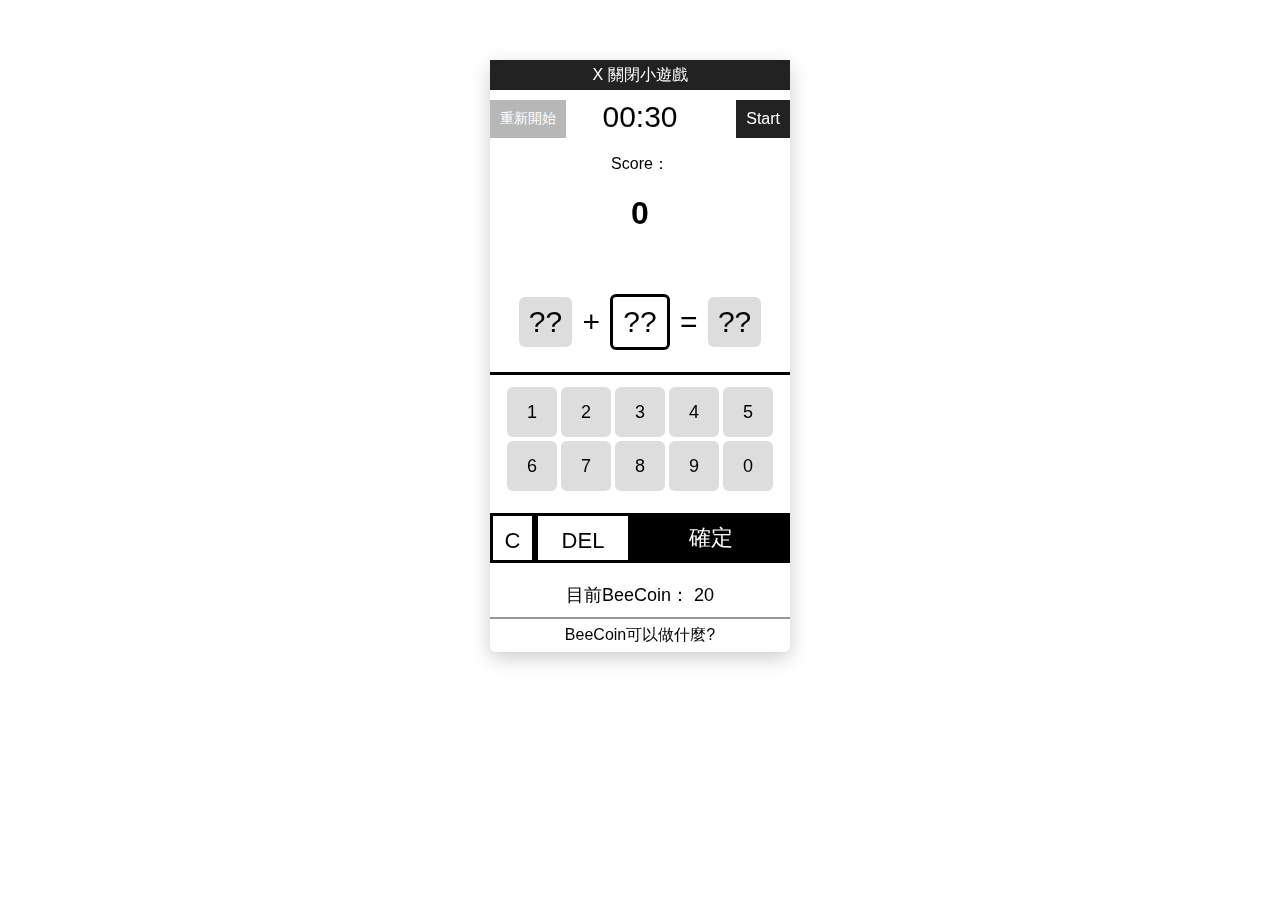
<file: personalWebsite/calMiniGame.html>
<!DOCTYPE html>
<html lang="zh-hant-TW">
<head>
<meta charset="utf-8">
<meta name="viewport" content="width=device-width, initial-scale=1 ,user-scalable= no, shrink-to-fit=no">
<title></title>
<link rel="stylesheet" href="https://use.fontawesome.com/releases/v5.2.0/css/all.css" integrity="sha384-hWVjflwFxL6sNzntih27bfxkr27PmbbK/iSvJ+a4+0owXq79v+lsFkW54bOGbiDQ" crossorigin="anonymous">
<script src="js/jquery-3.3.1.min.js"></script>

</head>

<body>
	<div class="littleGameUI">
		<div class="closeLittleGame">
			<span>
				X 關閉小遊戲
			</span>
		</div>
		<div class="timer">
			<span>
				<i class="fas fa-clock"></i>
			</span>
			<span class="timeRemaining">
				01:00
			</span>
		</div>
		<div class="scoreNow">
			<span>
				Score：
			</span>
			<h2>
				9999
			</h2>
		</div>
		<!-- <div class="combo">
			<span>COMBO數：</span>
			<span class="comboNow">
				99
			</span>
			分數*
			<span class="comboPlus">
				1.2
			</span>
		</div> -->
		<div class="mainUI">
			<div class="num1">
				?
			</div>
			<span class="calOparator">
				+
			</span>
			<div class="num2">
				?
			</div>
			<span>
				=
			</span>
			<div class="result">
				?
			</div>
		</div>
		<div class="calUI">
			<a href="##"  class="numPad">1</a>
			<a href="##"  class="numPad">2</a>
			<a href="##"  class="numPad">3</a>
			<a href="##"  class="numPad">4</a>
			<a href="##"  class="numPad">5</a>
			<a href="##"  class="numPad">6</a>
			<a href="##"  class="numPad">7</a>
			<a href="##"  class="numPad">8</a>
			<a href="##"  class="numPad">9</a>
			<a href="##"  class="numPad">0</a>
		</div>
		<div class="confirmUI">
			<a href="##" class="calPadC">C</a>
			<a href="##" class="calPadDelete">DEL</a>
			<a href="##" class="calPadCheck">確定</a>
		</div>
		<div class="controlBTN">
			<span class="startPause active">
				Start
			</span>
			<span class="reset">
				重新開始
			</span>
		</div>
		<div class="coinNow">
			目前BeeCoin：
			<i class="fas fa-dollar-sign"></i>
			<span>
				20
			</span>
		</div>
		<a href="#" class="whatsBeeCoin">
			BeeCoin可以做什麼?
		</a>
		<div class="finalScoreCoin">
			<h3>
				你的分數為：
			</h3>
			<span class="finalScore">
				0000
			</span>
			<h3>
				您獲得的硬幣為：
			</h3>
			<span class="finalCoin">
				000
			</span>
			<span class="finalConfirm">
				確定
			</span>
		</div>
		<div class="finalBG"></div>
	</div>
	<style type="text/css">
		* {
			font-family: arial, 微軟正黑體;
			margin: 0;
			padding: 0; 
		}
		a {
			text-decoration: none;
			color: #000;
		}
		.littleGameUI {
			position: fixed;
			top: 60px;
			left: 0;
			right: 0;
			width: 300px;
			margin: auto;
			/*background-color: #fdd;*/
			box-shadow: 0px 6px 20px rgba(0,0,0,0.2);
			border-radius: 6px;
		}
		.closeLittleGame span {
			display: block;
			width: 100%;
			height: 30px;
			line-height: 30px;
			box-sizing: border-box;
			text-align: center;
			background-color: #222;
			color: #fff;
			cursor: pointer;
		}
		.closeLittleGame span:hover {
			background-color: #666;
		}
		.controlBTN .startPause.active {
			background-color: #222;
		}
		.controlBTN .startPause,
		.controlBTN .reset {
			position: absolute;
			top: 40px;
			padding: 10px;
			background-color: #888;
			color: #fff;
			cursor: pointer;
		}
		.controlBTN .startPause {
			right: 0;
		}
		.controlBTN .reset {
			left: 0;
			opacity: .6;
			font-size: 14px;
		}		
		.finalScoreCoin {
			display: none;
			position: absolute;
			z-index: 3;
			top: 0;
			bottom: 0;
			left: 0;
			right: 0;
			margin: auto;
			width: 200px;
			height: 200px;
			background-color: #fff;
			/*border: 2px solid #222;*/
			box-shadow: 0px 3px 10px rgba(0,0,0,0.4);
			border-radius: 10px;
			text-align: center;
		}
		.finalConfirm {
			position: absolute;
			bottom: 0;
			left: 0;
			display: block;
			width: 100%;
			text-align: center;
			background-color: #333;
			color: #fff;
			cursor: pointer;
		}
		.finalScore,
		.finalCoin {
			font-size: 32px;
		}
		.finalBG {
			display: none;
			position: absolute;
			z-index: 2;
			top: 0;
			bottom: 0;
			left: 0;
			right: 0;
			margin: auto;
			background-color: #222;
			opacity: .5;
		}
		.timer {
			padding-top: 10px; 
			text-align: center;
		}
		.timer span {
			/*display: inline-block;*/
			font-size: 30px;
			font-weight: 500;		
		}
		.combo {
			position: absolute;
			top: 0;
			right: 0;
			text-align: right;
		}
		.combo span {
			display: block;
			text-align: right;
		}
		.scoreNow {
			padding: 20px 0; 
			text-align: center;
		}
		.scoreNow  h2{
			padding: 20px 0;
			font-size: 32px;
			/*background-color: #222;*/
			/*color: #fff;*/
		}
		.calUI {
			/*width: 180px;*/
			margin: auto;
			padding: 10px;
			text-align: center;
			font-size: 0;
		}
		.numPad {
			display: inline-block;
			width: 50px;
			height: 50px;
			margin: 2px;
			line-height: 50px;
			background-color: #ddd;
			border-radius: 6px;
			font-size: 18px;
		}
		.numPad:active {
			background-color: #222;
			color: #fff;
		}
		.confirmUI {
			/*width: 180px;*/
			padding: 10px 0;
			margin: auto;
			font-size: 0;
			border-radius: 6px;
		}
		.calPadDelete,
		.calPadCheck,
		.calPadC {
			display: inline-block;
			vertical-align: top;
			height: 50px;
			line-height: 50px;
			font-size: 22px;
			text-align: center;
		}
		.calPadC {
			width: 15%;
			/*font-size: 12px;*/
			border: 3px solid #000;
			box-sizing: border-box;
		}
		.calPadDelete {
			width: 32%;
			border: 3px solid #000;
			box-sizing: border-box;
		}
		.calPadCheck {
			width: 53%;
			background-color: #000;
			color: #fff;
		}
		.mainUI {
			margin: auto;
			text-align: center;
			padding: 20px 0;
			border-bottom: 3px solid #000;
			font-size: 30px;
		}
		.num1,
		.num2,
		.result {
			display: inline-block;
			/*width: 50px;*/
			height: 50px;
			margin: 2px;
			padding: 0 10px;
			line-height: 50px;
			background-color: #ddd;
			border-radius: 6px;
			font-size: 30px;
			text-align: center;
		}
		.num2 {
			background-color: #fff;
			border: 3px solid #000;
		}
		.coinNow {
			font-size: 18px;
			padding: 10px;
			text-align: center;
			border-bottom: 2px solid #999;
		}
		.whatsBeeCoin {
			display: block;
			padding: 6px 0;
			color: var(--beeRed);
			text-align: center;
		}
	</style>

	
	<script src="js/littleGame.js"></script>
	
</body>

</html>
</file>
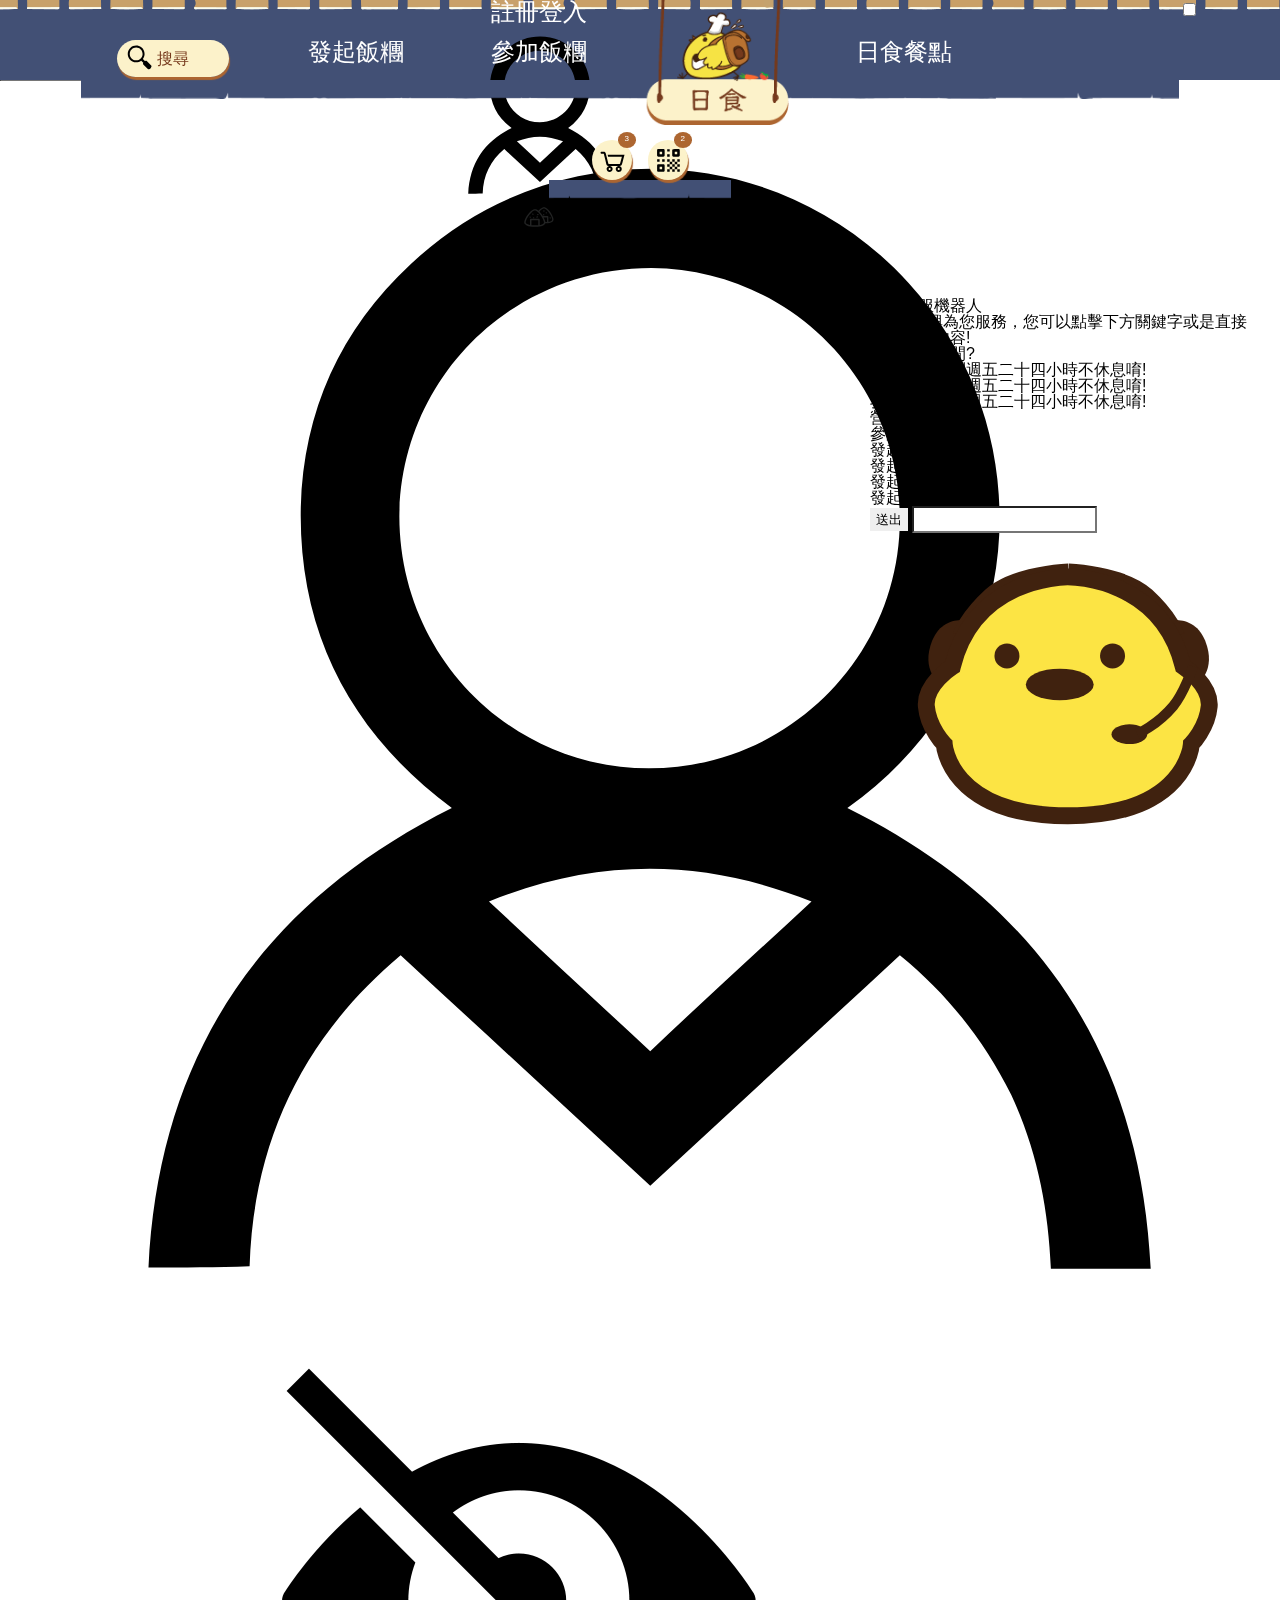
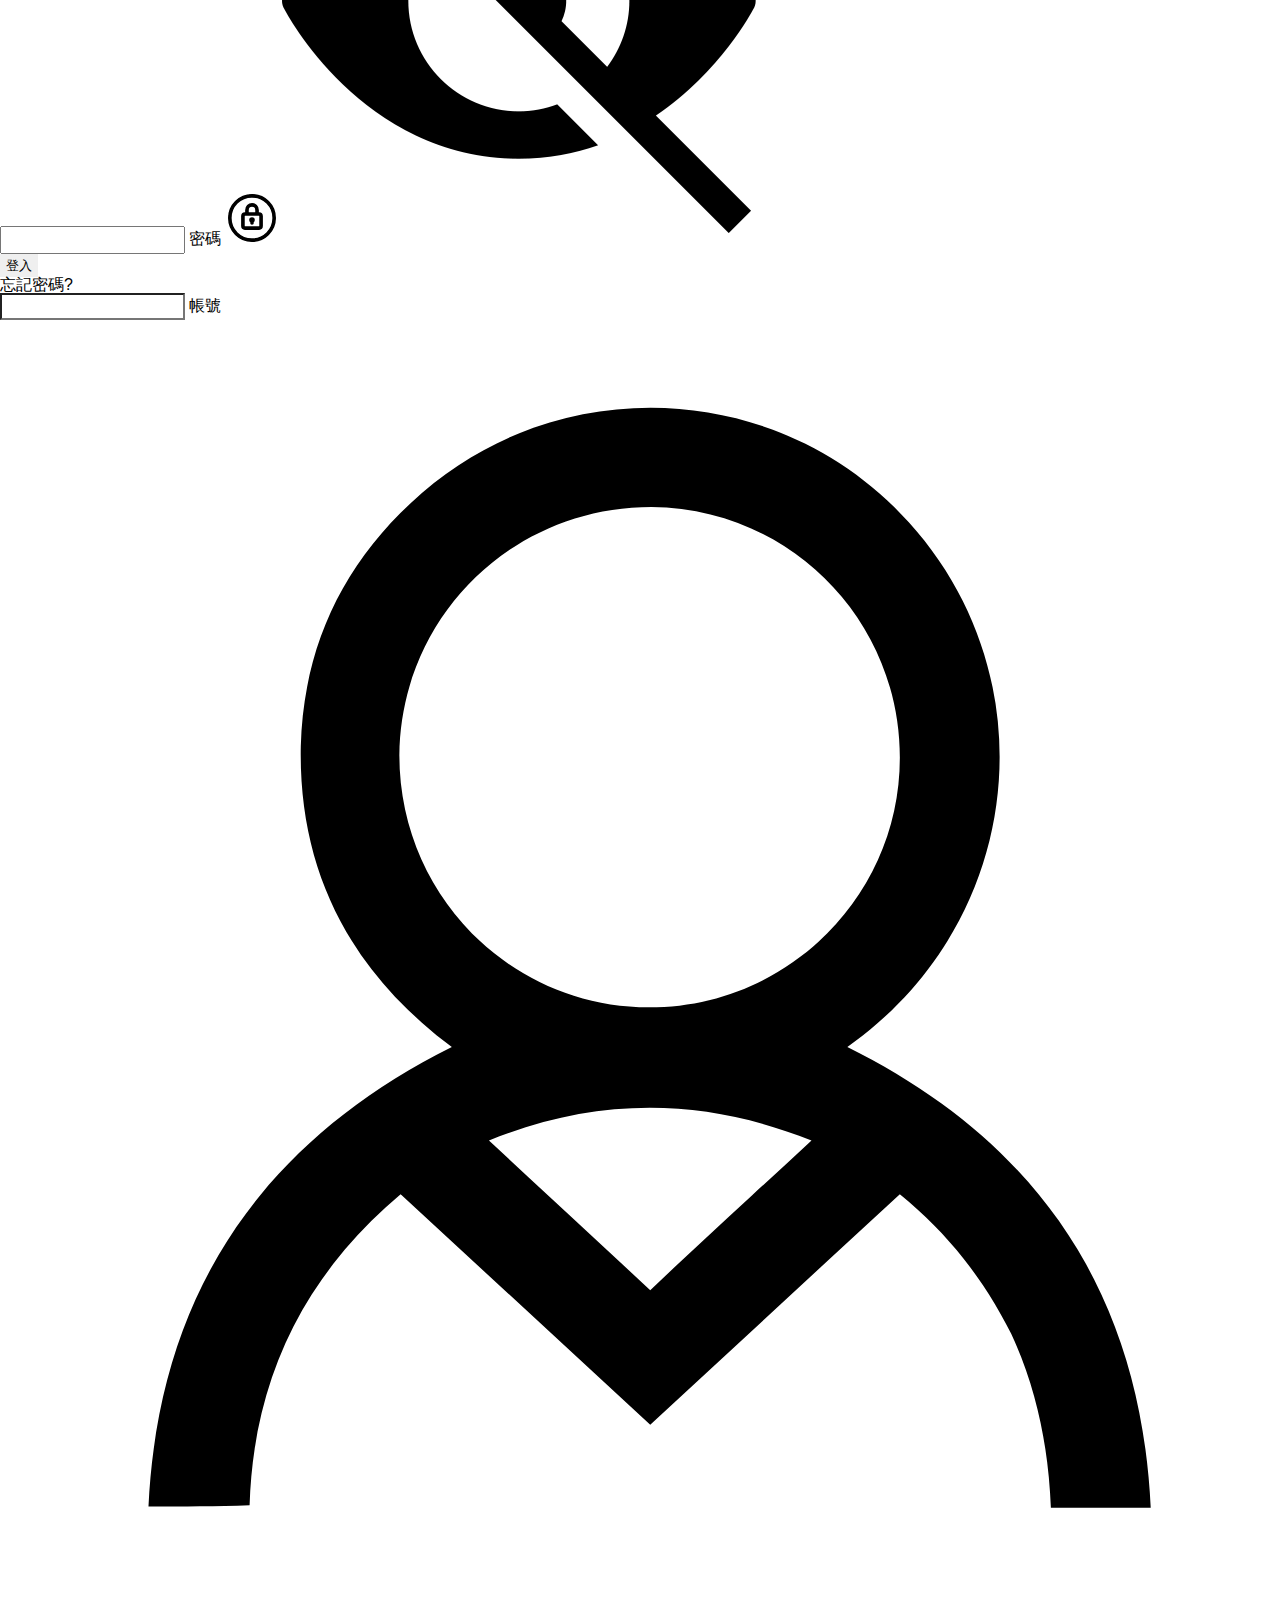
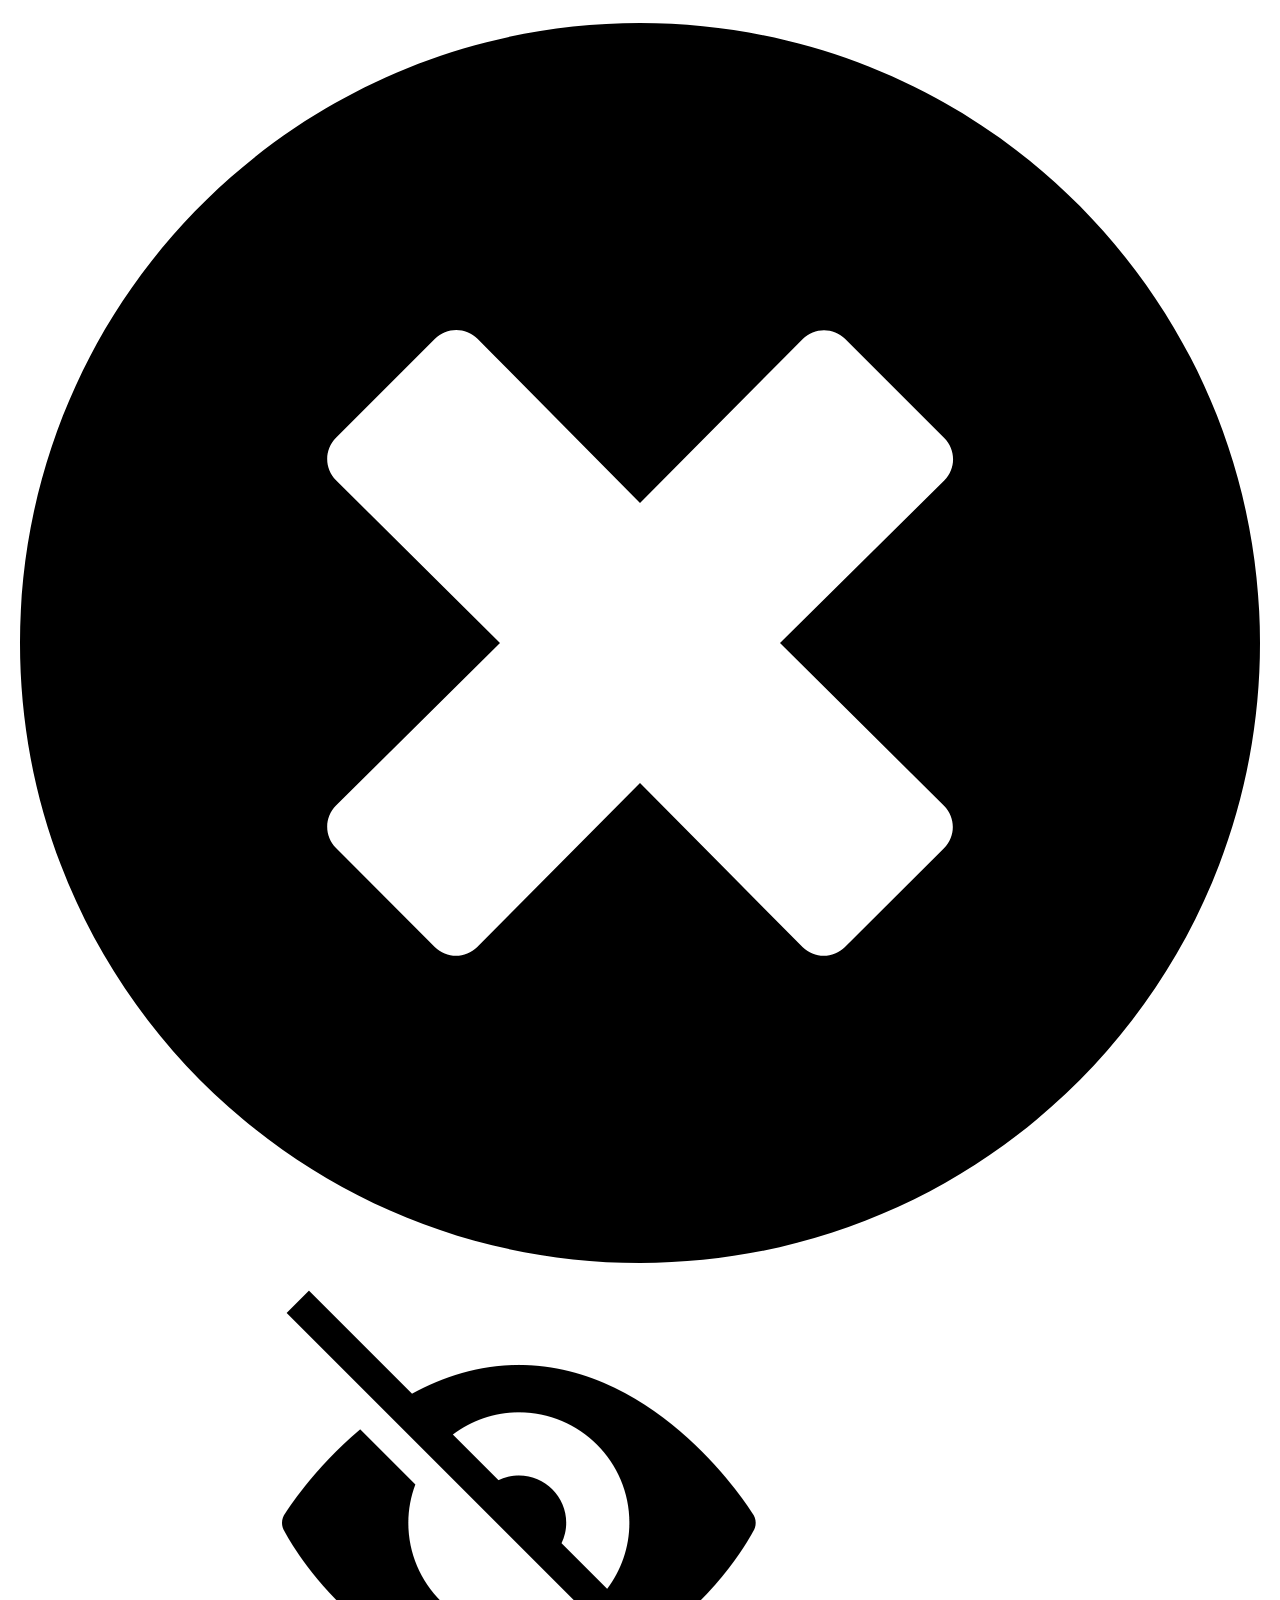
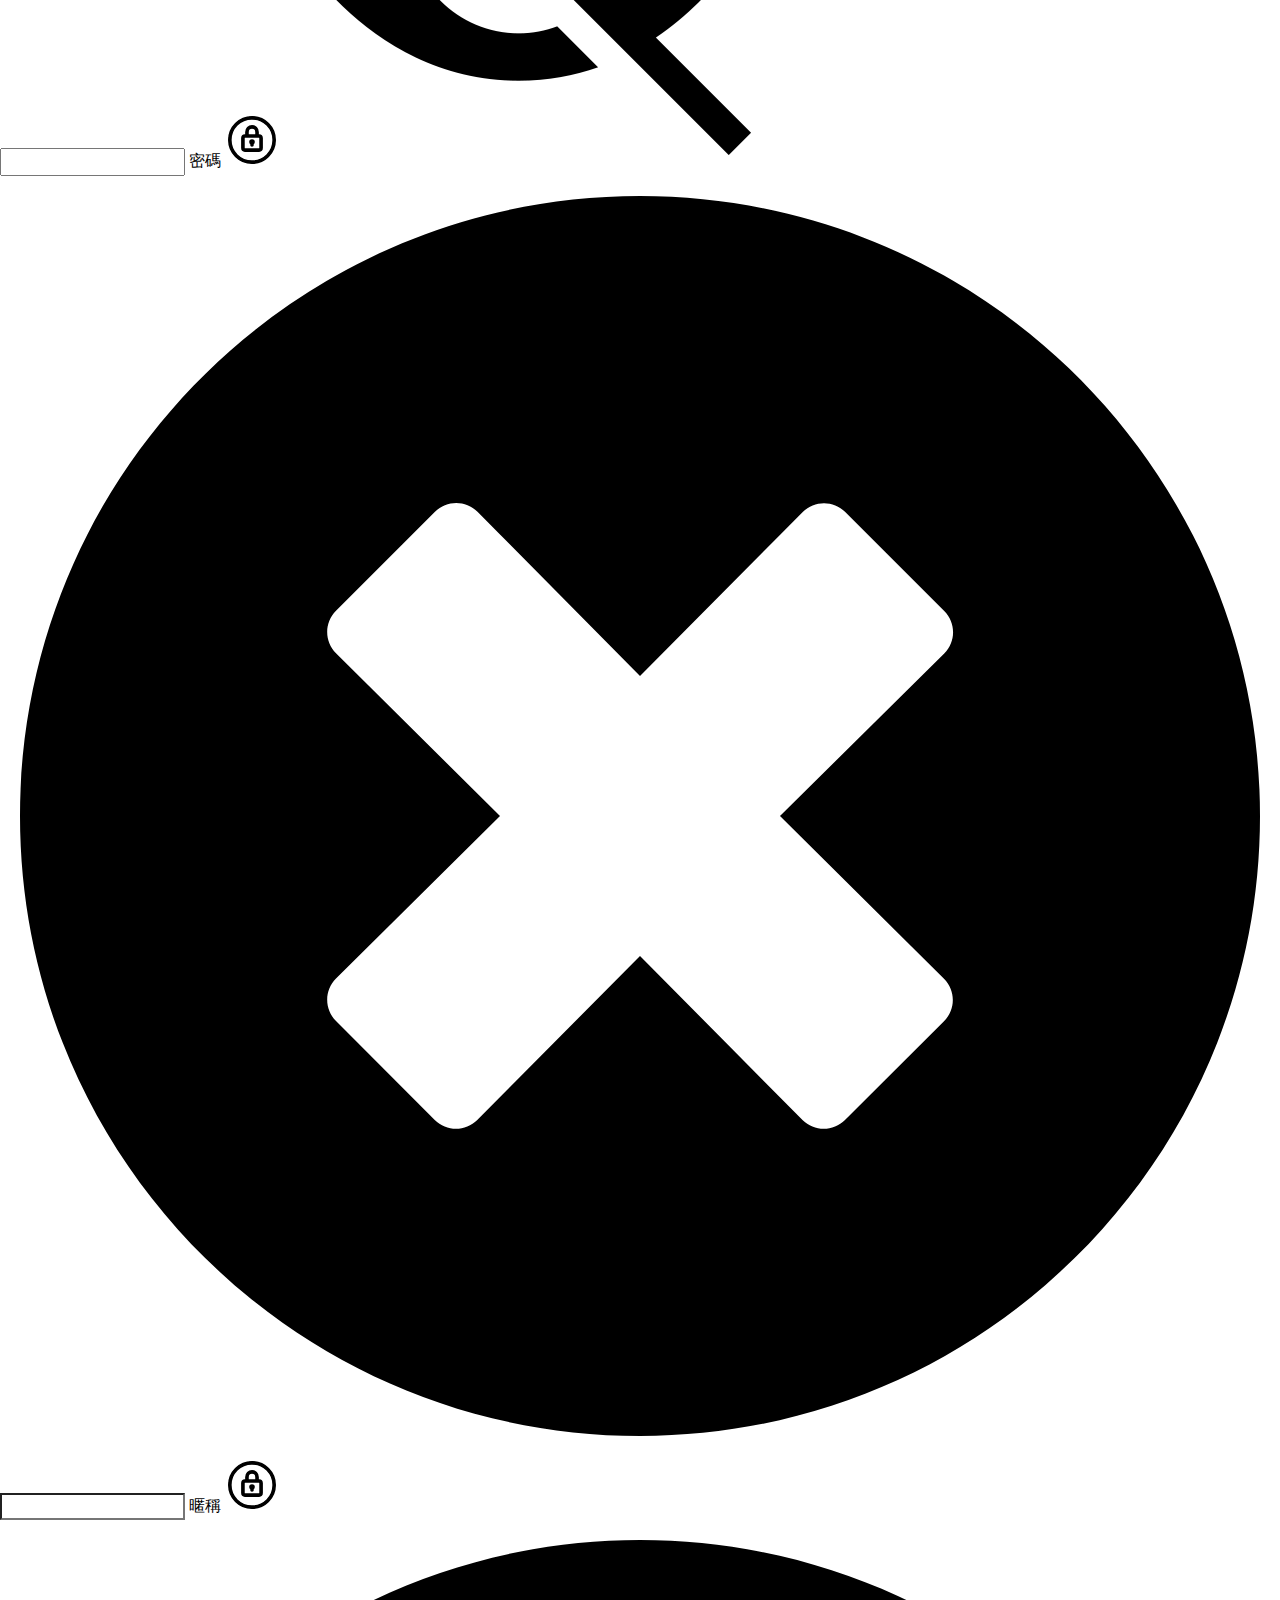
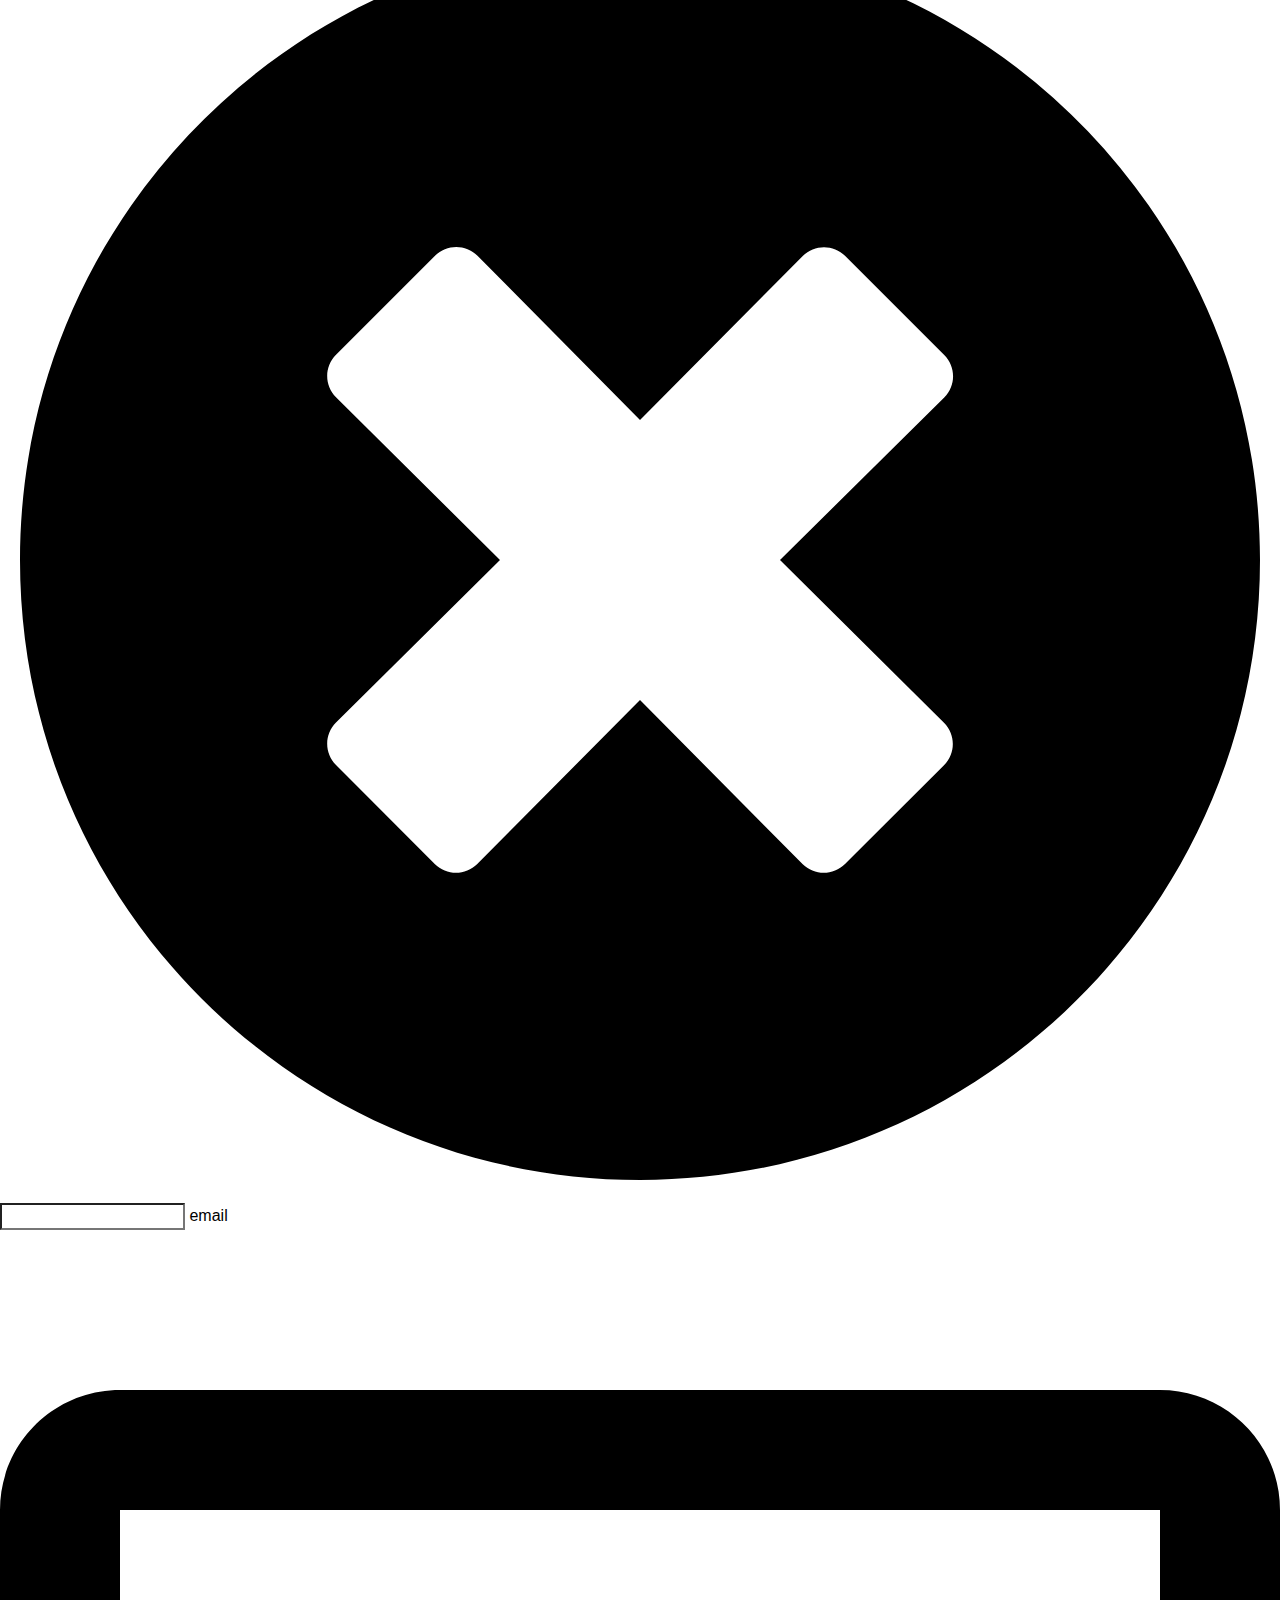
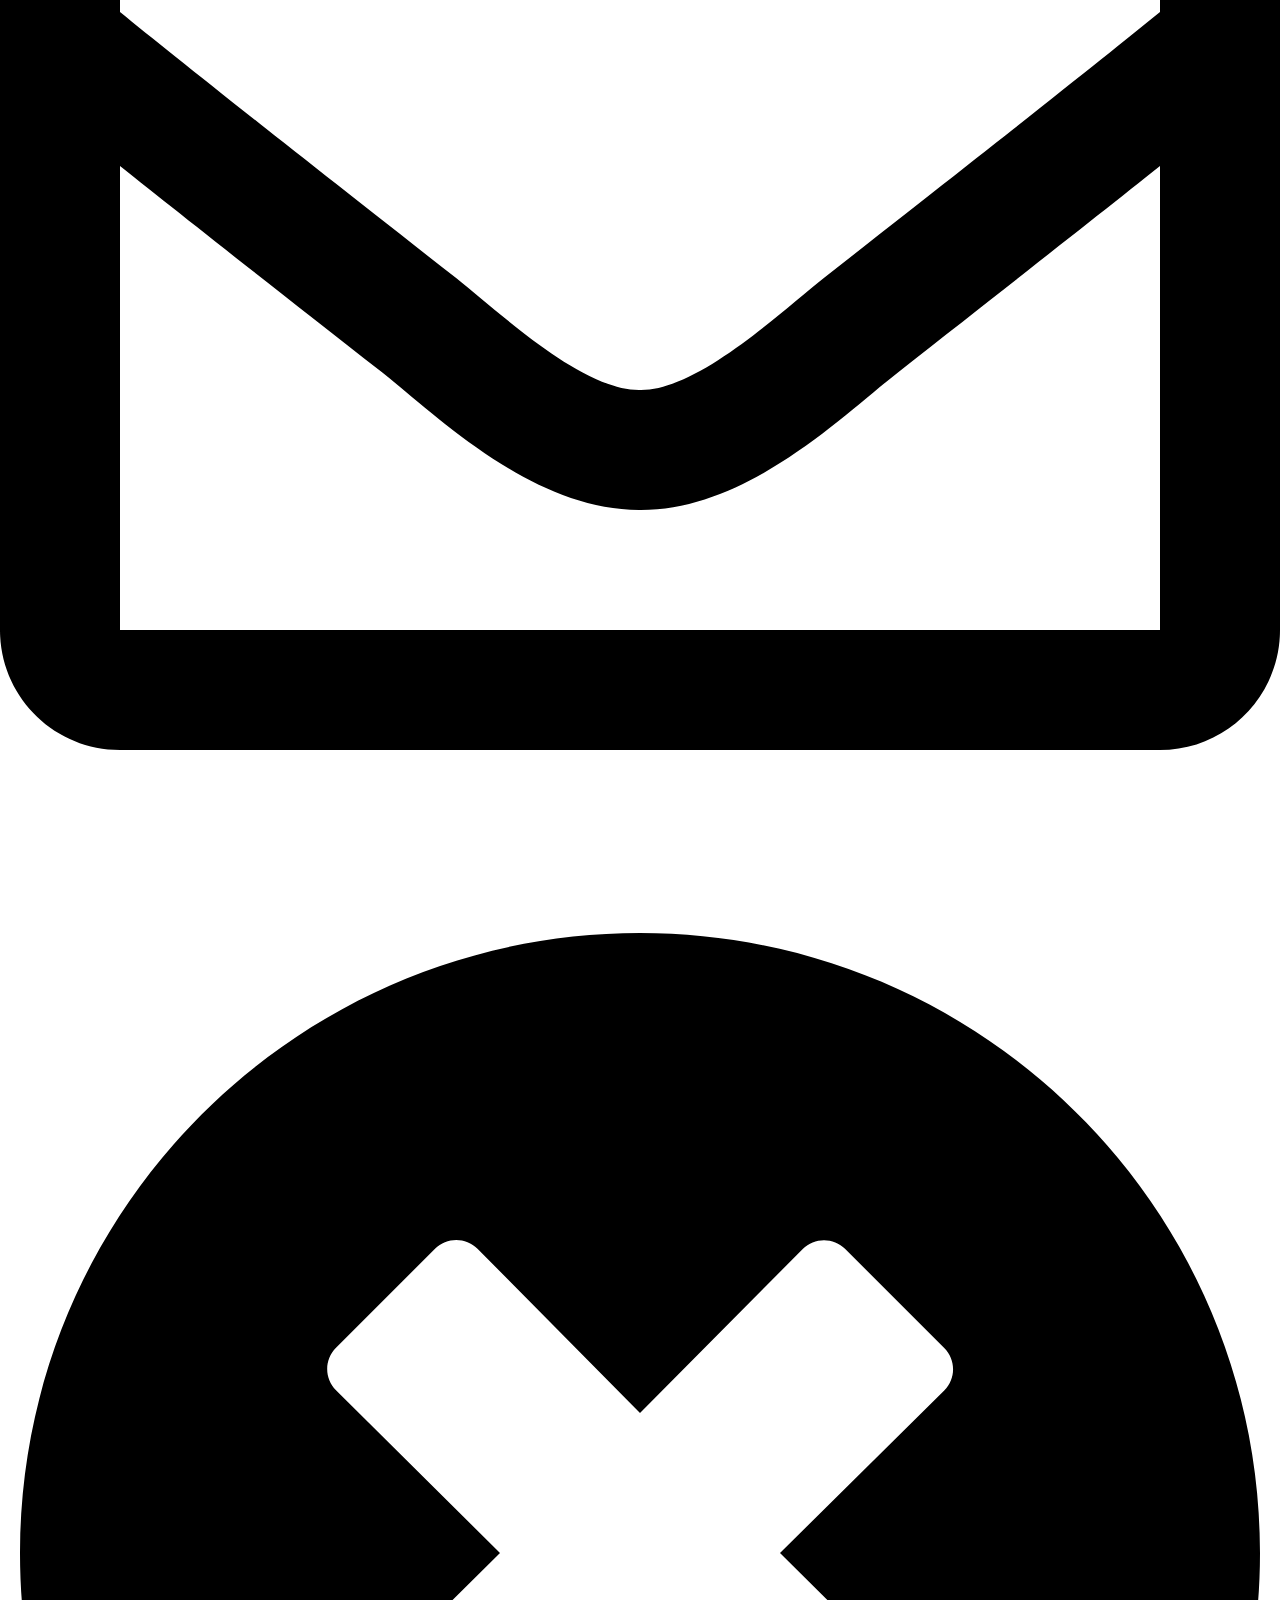
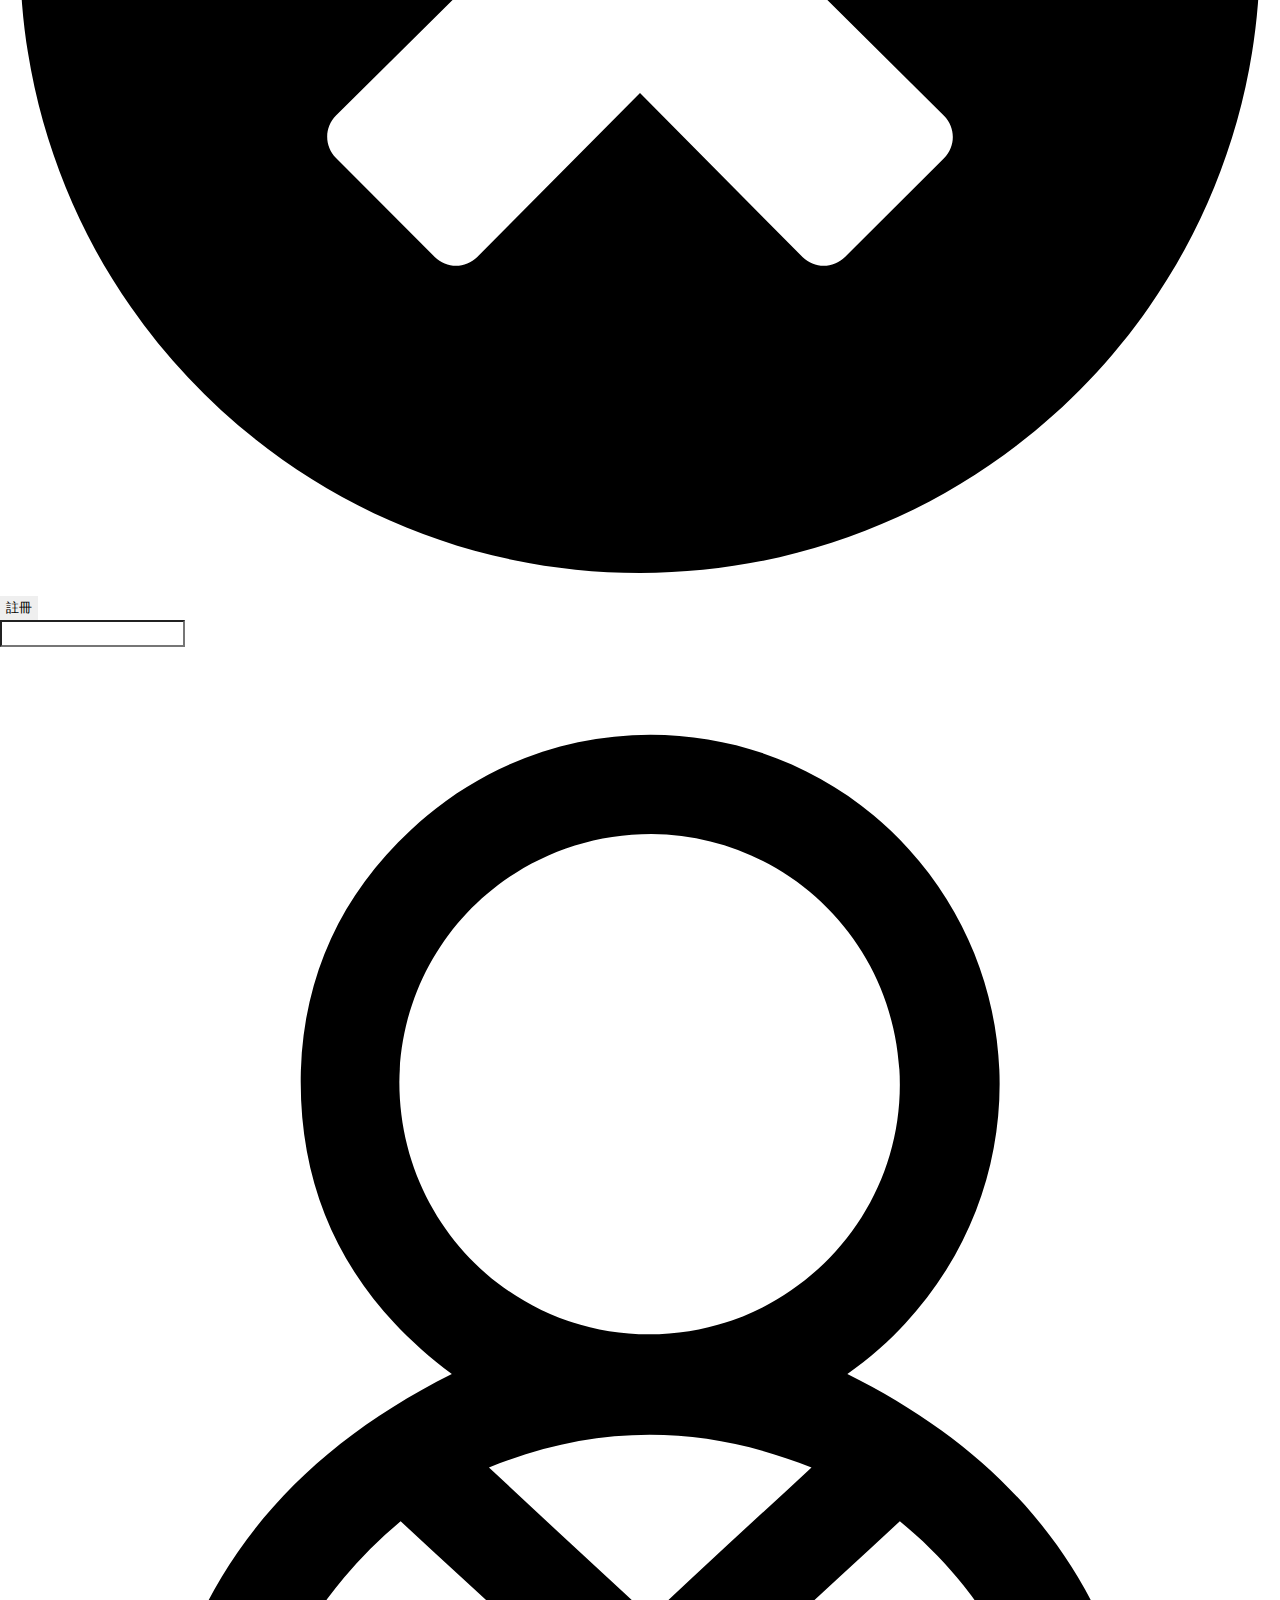
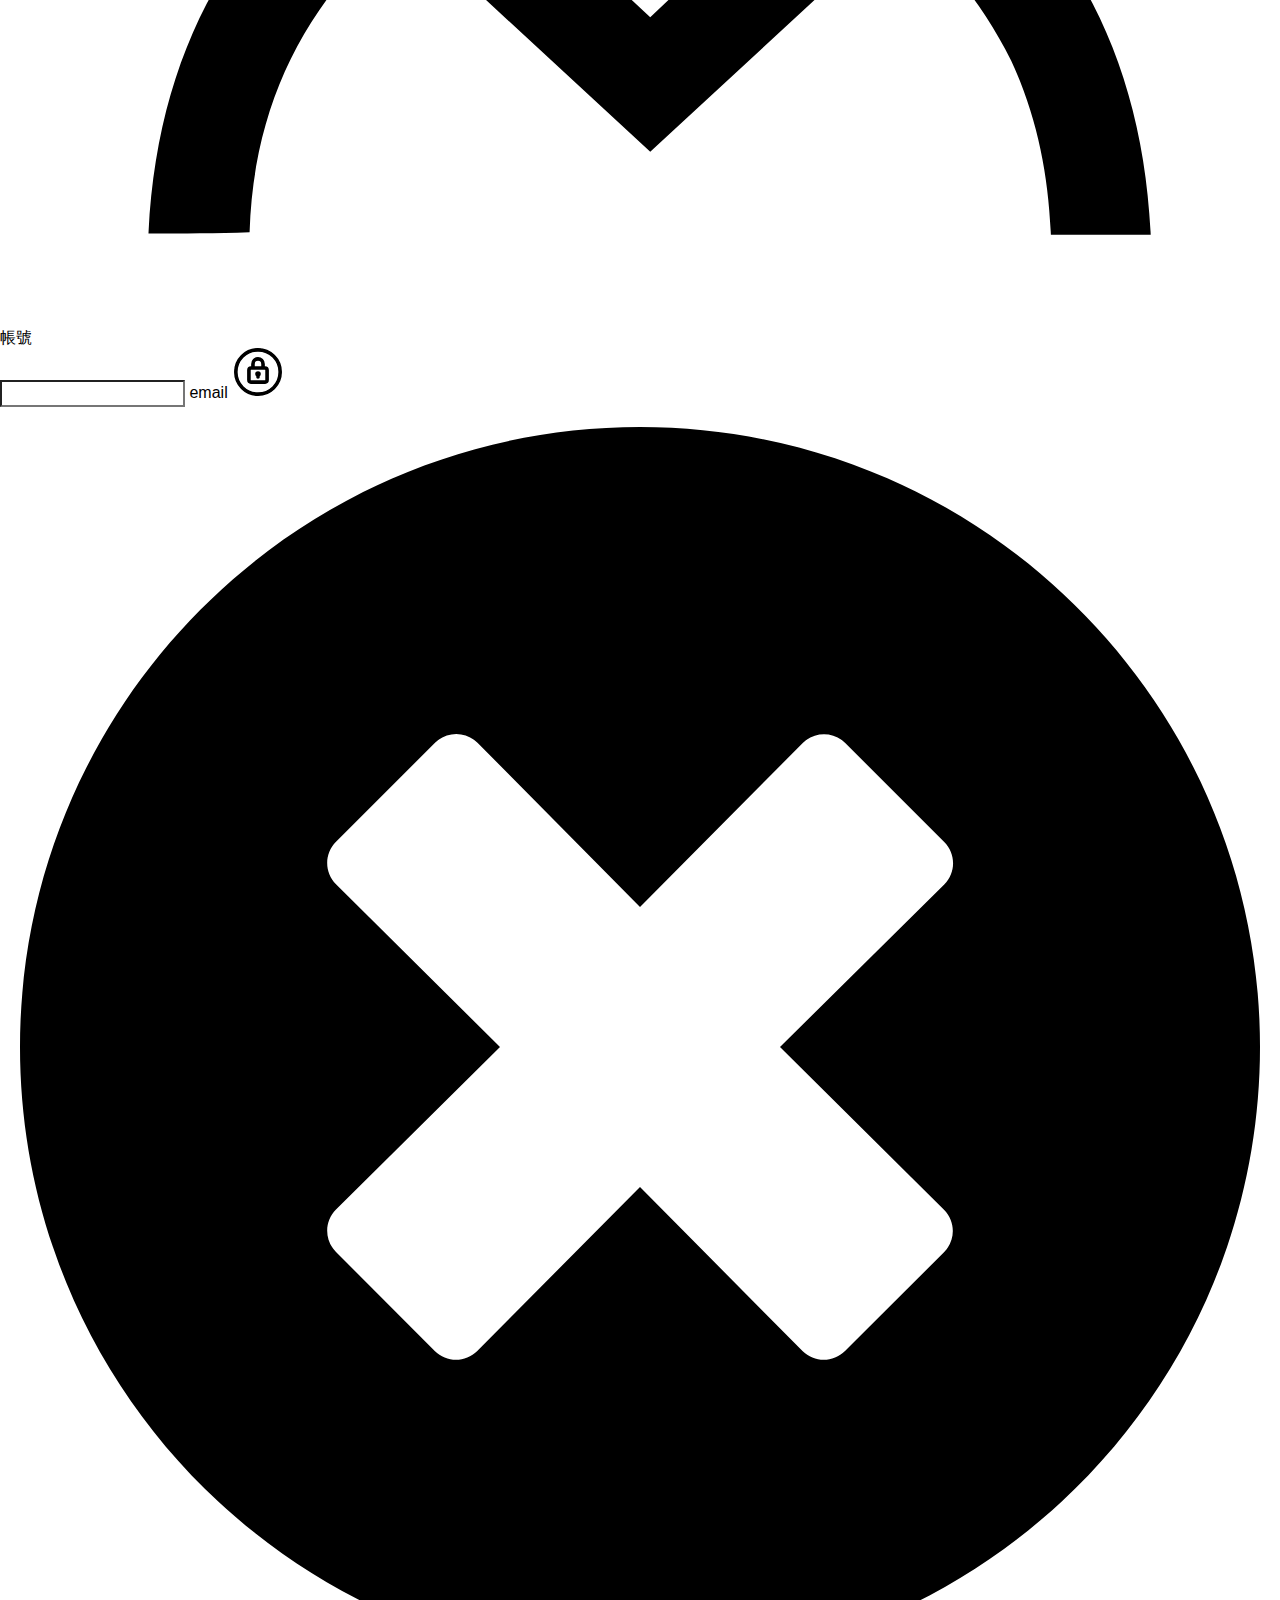
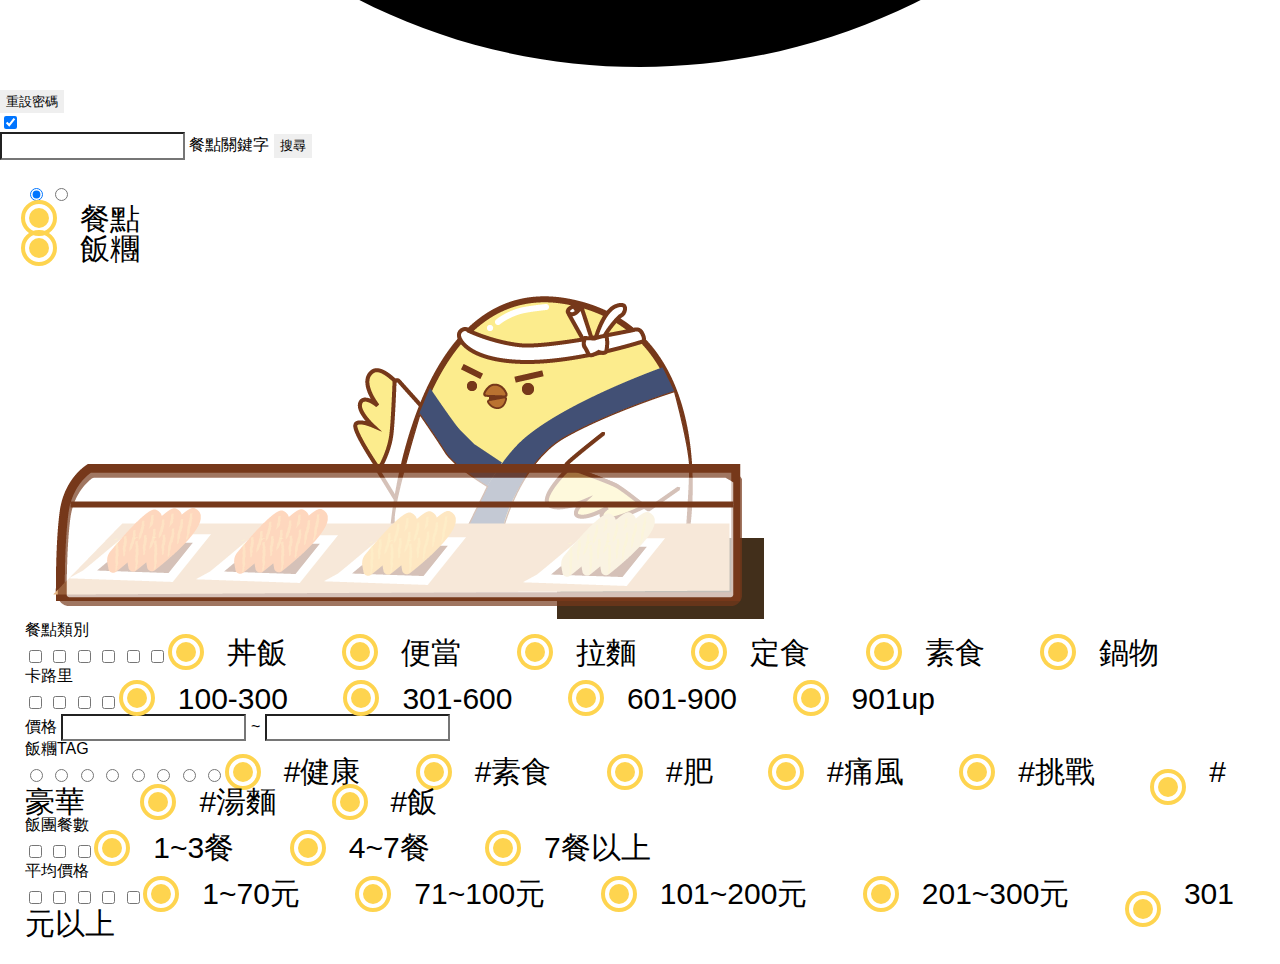
<file: teamProject/nav_ke.html>
<!DOCTYPE html>
<html lang="en">
<head>
	<meta charset="UTF-8">
	<title>Document</title>
	<meta name="viewport" content="width=device-width, initial-scale=1, minimum-scale=1, maximum-scale=1" >
	<link rel="stylesheet" href="css/style.css">
	<script src="https://ajax.googleapis.com/ajax/libs/jquery/3.3.1/jquery.min.js"></script>
</head>
<body>
	<header>
		<input type="checkbox" id="navctrl">
		<div class="phone-nav">
			<div id="view1"></div>
			<div class="nav-left">
				<label class="hb" for="navctrl">
					<span class="line"></span>
				</label>
			</div>
			<div class="logo">
				<a href="javascript:void(0)">
					<img src="image/logo.png" alt="logo">
				</a>
			</div>
			<div class="nav-right">			
				<span class="seach-button" id="control_search">
					<img src="image/icon/search.svg" width="25" alt="seach">
					搜尋
				</span>
			</div>
		</div>
		<nav>
			<ul>
				<li class="logo">
					<div id="view4"></div>
					<a href="javascript:void(0)">
						<img src="image/logo.png" alt="logo">
					</a>
				</li>
				<li class="member" id="control_login">
					<div id="view6"></div>
					<div class="before-login">
						<a href="javascript:void(0)">註冊</a>
						<a href="javascript:void(0)">登入</a>
					</div>
					<div class="after-login">
						<div>
							<img src="image/icon/user.svg" alt="member-Pic" class="member-Pic">
						</div>
						<div>
							<span><img src="image/icon/riceball.svg" width="30" alt="achievement-Pic" class="achievement-Pic">300積分</span><br>
							<span>Sara. always</span>
						</div>
					</div>
				</li>
				<li class="meals">
						<div id="view5"></div>
					<a href="javascript:void(0)">日食餐點</a>
				</li>
				<li class="initiate">			
					<div id="view2"></div>
					<a href="javascript:void(0)">發起飯糰</a>
				</li>
				<li class="participate">
					<div id="view3"></div>
					<a href="javascript:void(0)">參加飯糰</a>
				</li>
				<li class="table-hidden"><a href="javascript:void(0)">會員中心</a></li>
				<li class="table-hidden"><a href="javascript:void(0)" id="control_chatBot">客服雞器人</a></li>
			</ul>
		</nav>
		<input type="checkbox" id="white-Point-control">
		<label class="white-Point floaty" for="white-Point-control">
			<ul>
				<div id="view7"></div>
				<li>
					<a href="javascript:void(0)">
						<img src="image/icon/cart.svg" alt="cart"><br>
						購物車
						<span>3</span>
					</a>
				</li>
				<li>
					<a href="javascript:void(0)">
						<img src="image/icon/qrcode.svg" alt="qrcode"><br>
						快速取餐
						<span>2</span>
					</a>
				</li>
				<li class="table-hidden">
					<a href="javascript:void(0)">
						<img src="image/icon/game.svg" alt="game"><br>
						想吃什麼？
					</a>
				</li>
				<li class="table-hidden">
					<a href="javascript:void(0)">
						<img src="image/icon/if_General_-_Office_54_1471106.svg" alt="mc"><br>
						我的收藏
					</a>
				</li>
				<li class="table-hidden">
					<a href="javascript:void(0)">
						<img src="image/icon/riceball.svg" alt="riceball"><br>
						我的飯團
					</a>
				</li>		
			</ul>
		</label>
	</header
	>
	<div class="space"></div>
	<input type="checkbox" name="close_chatBot" id="close_chatBot">
	<div id="chatBot" class="clearfix">
		<div class="chatBot_contenier_wrap">
			<h3>日食客服機器人</h3>
			<label for="close_chatBot" class="close_chatBot"></label>
			<div id="chatBot_content" class="clearfix">
				<p class="chatBot_content_A">HI! 很高興為您服務，您可以點擊下方關鍵字或是直接輸入詢問內容!</p>
				<div style="clear: both"></div>
				<p class="chatBot_content_Q">請問營業時間?</p>
				<div style="clear: both"></div>
				<p class="chatBot_content_A">我們從週一到週五二十四小時不休息唷!</p>
				<div style="clear: both"></div>
				<p class="chatBot_content_A">我們從週一到週五二十四小時不休息唷!</p>
				<div style="clear: both"></div>
				<p class="chatBot_content_A">我們從週一到週五二十四小時不休息唷!</p>
				<div style="clear: both"></div>
			</div>
			<ul class="chatBot_keyword clearfix">
				<li>營業時間</li>
				<li>參加飯團</li>
				<li>發起飯團</li>
				<li>發起飯團</li>
				<li>發起飯團</li>
				<li>發起飯團</li>
			</ul>
			<form action="" method="POST" class="chatBot_text_Wrap">
				<button type="submit" id="chatBot_search">送出</button>
				<input type="text" class="chatBot_text">
			</form>
		</div>
		<label for="close_chatBot" class="close_chatBot_pic">
			<img src="images/chatBot.svg" alt="日食客服機器人"  class="chatBot_pic">			
		</label>

	</div>
	<input type="checkbox" id="close_login" checked>
	<div id="login_wrap" class="login_wrap">
		<label for="close_login" class="close_login btn_cup"></label>
		<div class="login_heard clearfix"></div>
		<input type="radio" name="cover_item" id="to_sigin" checked>
		<input type="radio" name="cover_item" id="to_get_Psw">
		<input type="radio" name="cover_item" id="to_sigup">
		<div class="login_mark clearfix">
			<label for="to_sigin" class="sig_in btn_cup">登入</label>
			<label for="to_sigup" class="sig_up btn_cup">註冊</label>	
		</div>

		<!-- 登入 -->
		<div class="login_mark_cetentier to_sigin clearfix">
			<form action="" method="POST">
				<div class="input_wrap longing_input">
					<input type="text" id="sigin_member_Id" class="input_mem" required>
					<label for="sigin_member_Id" class="input_pl">帳號</label>
					<label for="sigin_member_Id"><img src="images/user.svg"></label>
				</div>
				<div class="input_wrap longing_input">
					<input type="password" id="sigin_member_Psw" class="input_mem" required>
					<label for="sigin_member_Psw" class="input_pl">密碼</label>
					<label for="sigin_member_Psw"><img src="images/lock.svg"></label>
					<img src="images/eye_n.png" class="eye"></div>
				<div class="cover_run_wrap">
					<button type="submit" class="btn_cup">登入</button>
				</div>
			</form>
			<label for="to_get_Psw" class="cover_run to_Psw btn_cup">忘記密碼?</label>
		</div>
		<!-- 註冊 -->
		<div class="login_mark_cetentier to_sigup clearfix">
			<form action="" method="POST" id="check_form" onsubmit="return checkSubmit(1)">
				<div class="input_wrap longing_input">
					<input type="text" id="sigup_member_Id" class="input_mem need_check need_check_id"required>
					<label for="sigup_member_Id" class="input_pl" maxlength="40">帳號</label>
					<label for="sigup_member_Id"><img src="images/user.svg"></label>
					<img src="images/checkN.svg" class="check"></div>
				<div class="input_wrap longing_input">
					<input type="password" id="sigup_member_Psw" class="input_mem need_check need_check_psw" maxlength="6" required>
					<label for="sigup_member_Psw" class="input_pl">密碼</label>
					<label for="sigup_member_Psw"><img src="images/lock.svg"></label>
					<img src="images/eye_n.png" class="eye"><img src="images/checkN.svg" class="check"></div>
				<div class="input_wrap longing_input">
					<input type="text" id="sigup_member_Nick" class="input_mem need_check need_check_nick" maxlength="10" required>
					<label for="sigup_member_Nick" class="input_pl">暱稱</label>
					<label for="sigup_member_Nick"><img src="images/lock.svg"></label><img src="images/checkN.svg" class="check"></div>
				<div class="input_wrap longing_input">
					<input type="text" id="sigup_email" class="input_mem need_check need_check_email" required>
					<label for="sigup_email" class="input_pl">email</label>
					<label for="sigup_email" ><img src="images/email.svg"></label>
					<img src="images/checkN.svg" class="check"></div>
				<div class="cover_run_wrap">
					<button type="submit" class="btn_cup" >註冊</button>
				</div>
			</form>
		</div>
		<!-- 忘記密碼 -->
		<div class="login_mark_cetentier to_get_Psw clearfix">
			<form action="" method="POST" onsubmit="return checkSubmit(0)">
				<div class="input_wrap longing_input">
					<input type="text" id="get_Psw_member_Id" class="input_mem" required>
					<label for="get_Psw_member_Id" ><img src="images/user.svg"></label>
					<label for="get_Psw_member_Id" class="input_pl">帳號</label>
				</div>
				<div class="input_wrap longing_input">
					<input type="text" id="get_Psw_member_Psw" class="input_mem need_check need_check_email" required>
					<label for="get_Psw_emailmember_Psw" class="input_pl">email</label>
					<label for="get_Psw_emailmember_Psw"><img src="images/lock.svg"></label>
					<img src="images/checkN.svg" class="check"></div>
				<div class="cover_run_wrap"> 
					<button type="submit" class="btn_cup">重設密碼</button>
				</div>
			</form>
		</div>
	</div>
	<input type="checkbox" id="close_search" checked>
	<div class="wrap search_wrap">
		<label for="close_search" class="close_search"></label>
		<form action="" class="search_bg">
			<!-- 輸入區 -->
			<div class="input_wrap">
				<input type="text" id="input_search" maxlength="30" required>
				<label for="input_search" class="input_pl">餐點關鍵字</label>
				<button type="submit" id="start_search">搜尋<span class="search_img"></span></button>
			</div>
			<!-- 頁籤區 -->
			<div class="bookmark">
				<!-- 頁籤頭 -->
				<input type="radio" name="bookmark" id="bookmark_meal" checked>
				<input type="radio" name="bookmark" id="bookmark_groupon">
				<!-- <svg id="bok" xmlns="http://www.w3.org/2000/svg" version="1.1">
					<defs>
					<filter id="goo">
						<feGaussianBlur in="SourceGraphic" stdDeviation="60" result="blur" />
						<feColorMatrix in="blur" mode="matrix" values="1 0 0 0 0  0 1 0 0 0  0 0 1 0 0  0 0 0 18 -7" result="goo" />
						<feBlend in="SourceGraphic" in2="goo" />
						</filter>
					</defs>
				</svg> -->
				<div class="bookmark_animation">
					<label for="bookmark_meal" id="bookmark_animation_meal">餐點</label>
					<div class="bookmark_animation_middle">
						<div class="container1">
							<div class="ball"></div>
						</div>
						<div class="container2">
							<div class="ball"></div>
						</div>
						<div class="container3">
							<div class="ball"></div>
						</div>
						<div class="container4">
							<div class="ball"></div>
						</div>
						<div class="container5">
							<div class="ball"></div>
						</div>
						<div class="container6">
							<div class="ball"></div>
						</div>
						<div class="container7">
							<div class="ball"></div>
						</div>
						<div class="container8">
							<div class="ball"></div>
						</div>
						<div class="container9">
							<div class="ball"></div>
						</div>
					</div>
					<label for="bookmark_groupon" id="bookmark_animation_groupon">飯糰</label>
				</div>
				<div class="chickenMaster_wrap">
					<img src="images/chickenMaster.png" alt="" class="chickenMaster">
				</div>				  
				<!-- 頁籤內容 -->
				<div class="bookmark_cetentier bookmark_meal">
					<div class="bookmark_cetentier_item bookmark_meal_item clearfix">
						<span>餐點類別</span>
						<div>
							<input type="checkbox" name="mealGenre_No" id="mealGenre_No1">
							<input type="checkbox" name="mealGenre_No" id="mealGenre_No2">
							<input type="checkbox" name="mealGenre_No" id="mealGenre_No3">
							<input type="checkbox" name="mealGenre_No" id="mealGenre_No4">
							<input type="checkbox" name="mealGenre_No" id="mealGenre_No5">
							<input type="checkbox" name="mealGenre_No" id="mealGenre_No6">

							<label for="mealGenre_No1" class="mealGenre_No">丼飯</label>
							<label for="mealGenre_No2" class="mealGenre_No">便當</label>
							<label for="mealGenre_No3" class="mealGenre_No">拉麵</label>
							<label for="mealGenre_No4" class="mealGenre_No">定食</label>
							<label for="mealGenre_No5" class="mealGenre_No">素食</label>
							<label for="mealGenre_No6" class="mealGenre_No">鍋物</label>
						</div>

					</div>

					<div class="bookmark_cetentier_item bookmark_meal_item clearfix">
						<span>卡路里</span>
						<div>
							<input type="checkbox" name="meal_Cal" id="meal_Cal1">
							<input type="checkbox" name="meal_Cal" id="meal_Cal2">
							<input type="checkbox" name="meal_Cal" id="meal_Cal3">
							<input type="checkbox" name="meal_Cal" id="meal_Cal4">

							<label for="meal_Cal1" class="meal_Cal">100-300</label>
							<label for="meal_Cal2" class="meal_Cal">301-600</label>
							<label for="meal_Cal3" class="meal_Cal">601-900</label>
							<label for="meal_Cal4" class="meal_Cal">901up</label>
						</div>

					</div>
					<div class="bookmark_cetentier_item bookmark_meal_item clearfix">
						<span>價格</span>
						<input type="text" name="meal_Price" class="meal_Price" id="meal_Price1">
						~
						<input type="text" name="meal_Price" id="meal_Price2">
					</div>
				</div>
				<div class="bookmark_cetentier bookmark_groupon">
					<div class="bookmark_cetentier_item bookmark_groupon_item clearfix">
						<span>飯糰TAG</span>
						<div>
							<input type="radio" name="groupon_TagName" id="groupon_TagNo1">
							<input type="radio" name="groupon_TagName" id="groupon_TagNo2">
							<input type="radio" name="groupon_TagName" id="groupon_TagNo3">
							<input type="radio" name="groupon_TagName" id="groupon_TagNo4">
							<input type="radio" name="groupon_TagName" id="groupon_TagNo5">
							<input type="radio" name="groupon_TagName" id="groupon_TagNo6">
							<input type="radio" name="groupon_TagName" id="groupon_TagNo7">
							<input type="radio" name="groupon_TagName" id="groupon_TagNo8">

							<label for="groupon_TagNo1" class="groupon_TagName">#健康</label>
							<label for="groupon_TagNo2" class="groupon_TagName">#素食</label>
							<label for="groupon_TagNo3" class="groupon_TagName">#肥</label>
							<label for="groupon_TagNo4" class="groupon_TagName">#痛風</label>
							<label for="groupon_TagNo5" class="groupon_TagName">#挑戰</label>
							<label for="groupon_TagNo6" class="groupon_TagName">#豪華</label>
							<label for="groupon_TagNo7" class="groupon_TagName">#湯麵</label>
							<label for="groupon_TagNo8" class="groupon_TagName">#飯</label>
						</div>
					</div>

					<div class="bookmark_cetentier_item bookmark_groupon_item clearfix">
						<span>飯團餐數</span>
						<div>
							<input type="checkbox" name="grouponList_No" id="grouponList_No1">
							<input type="checkbox" name="grouponList_No" id="grouponList_No2">
							<input type="checkbox" name="grouponList_No" id="grouponList_No3">

							<label for="grouponList_No1" class="grouponList_No">1~3餐</label>
							<label for="grouponList_No2" class="grouponList_No">4~7餐</label>
							<label for="grouponList_No3" class="grouponList_No">7餐以上</label>
						</div>
					</div>
					<div class="bookmark_cetentier_item bookmark_groupon_item clearfix">
						<span>平均價格</span>
						<div>
							<input type="checkbox" name="groupon_avg" id="groupon_avg1">
							<input type="checkbox" name="groupon_avg" id="groupon_avg2">
							<input type="checkbox" name="groupon_avg" id="groupon_avg3">
							<input type="checkbox" name="groupon_avg" id="groupon_avg4">
							<input type="checkbox" name="groupon_avg" id="groupon_avg5">

							<label for="groupon_avg1" class="groupon_avg">1~70元</label>
							<label for="groupon_avg2" class="groupon_avg">71~100元</label>
							<label for="groupon_avg3" class="groupon_avg">101~200元</label>
							<label for="groupon_avg4" class="groupon_avg">201~300元</label>
							<label for="groupon_avg5" class="groupon_avg">301元以上</label>							
						</div>

					</div>
				</div>
			</div>
		</form>
	</div>


	<!-- <script src="js/floaty.js"></script> -->

	<script>

		for (var i = 1; i <= 7; i++) {
		
			var view = document.querySelector("#view" +　i);

			struct1 = document.createElement("div");     
			struct1.className = "slice s" + 3;
		
			for (var j = 2; j > 0; j--) {
		
				struct2 = document.createElement("div");     
				struct2.className = "slice s" + j;
		
				struct2.appendChild(struct1);
	
				struct1 = struct2;
			}
		
			view.appendChild(struct2);
			
		}

	</script>
	<script src="js/ke.js"></script>
</body>
</html>
</file>
<file: personalWebsite/css/BeeChange_Style.css>
:root {
/*Color*/
	--beeBlack:#3f3a39;
	--beeRed:#e60012;
	--beeGreen:#1d793a;
	--lightGray:#efefef;
/*FontSize*/
	--title:28px;
	--subtitle:22px;
	--smallSub:20px;
	--gameTitle:16px;
	--innerText:15px;
/*BoxShadow*/ 
	--bigBlackShadow:0px 6px 0px var(--beeBlack);
	--bigRedShadow:0px 6px 0px var(--beeRed);
	--smallBlackShadow:0px 3px 0px var(--beeBlack);
	--smallRedShadow:0px 3px 0px var(--beeRed);
	--offsetBlackShadow: 4px 4px 0 var(--beeBlack);
	--offsetRedShadow: 4px 4px 0 var(--beeRed);
/*Border*/
	--bigRoundBorder:6px;
	--smallRoundBorder:3px;
	--thinBlackBorder: 2px solid var(--beeBlack);
	--thinRedBorder: 2px solid var(--beeRed);
	--thickBlackBorder: 4px solid var(--beeBlack);
	--thickRedBorder: 4px solid var(--beeRed);
	--separateBlack: .5px solid var(--beeBlack);
	--separateRed: .5px solid var(--beeRed);

}
/*捲動條*/
        ::-webkit-scrollbar {
        	width: 6px;
        	opacity: .6;
        }
        ::-webkit-scrollbar-thumb {
   	 		background: var(--beeBlack); 
    		border-radius: 10px;
		}
		::-webkit-scrollbar-track {
			background-color: var(--lightGray);
		}
/*捲動條*/


/*共用部分*/
    *{
       /*outline: .4px solid #d88;*/
       text-decoration: none;
       font-size: 0px;
		letter-spacing: 0px;
    }
    body {
    	font-family: '微軟正黑體', Arial;
    	letter-spacing: 1.6px;
    }
    a {
    	text-decoration: none;
    	color: #fff;
    	height: 100%;
    }
    a:hover {
    	/*text-decoration: underline;*/
    }
    select {
    	font-family: '微軟正黑體', Arial;
    }
    @keyframes fadeIn {
    	0% {
    		opacity: .8;
    	}
    	100% {
    		opacity: 1;
    	}
    }
    .title {
    	width: 200px;
    	height: 70px;
    	border-radius: 6px;
    	position: absolute;
    	z-index: 8;
    	top:-35px;
    	left: 10px;
    	text-align: center;
    	line-height: 70px;
    	background-color: #fff;
    	/*border: 2px solid var(--beeRed);*/
    	box-shadow: 0px 4px 10px rgba(0,0,0,0.2);
    }
	.title h1 {
		font-size: var(--title);
		font-weight: bolder;
		color: var(--beeBlack);
		/*border: 2px solid var(--beeBlack);*/
		border-radius: 10px;
	}
    .howTo,
    .tryIt,
    .latestGames {
    	position: relative;
    	position: 8;
    }
    img {
    	display: block;
    }
    .clearfix:after {
		content: '';
		display: block;
		clear: both;
	}
	.toTop {
		position: fixed;
		bottom: 20px;
		right: 20px;
		z-index: 30;
		padding: 8px 10px;
		box-sizing: border-box;
		background-color: var(--beeBlack);
		color: #fff;
		box-shadow: var(--smallRedShadow);
		border-radius:var(--smallRoundBorder); 
	}
	.toTop a {
		display: block;
		width: 20px;
		height: 20px;
		color: #fff;
	}
	.toTop:hover span {
		opacity: 1;
		transition: .2s;
	}
	.toTop:hover {
		bottom: 23px;
		box-shadow:var(--bigRedShadow); 
	}
	.toTop span {
		display: block;
		width: 50px;
		padding: 2px;
		height: 20px;
		line-height: 20px;
		position: absolute;
		right: 120%;
		top: 0;
		bottom: 0;
		margin: auto;
		font-size: var(--innerText);
		background-color: var(--beeBlack);
		border-radius: var(--smallRoundBorder);
		opacity: 0;
		transition: .2s;
	}
	.toTop span:after {
		content: '';
		display: block;
		width: 0;
		height: 0;
		position: absolute;
		right: -4px;
		top: 0;
		bottom: 0;
		margin: auto;
		border-left: 4px solid var(--beeBlack);
		border-top: 4px solid transparent;
		border-bottom:4px solid transparent;
	}
	.toTop:active {
		bottom: 20px;
		box-shadow: var(--smallRedShadow);
		transition: .1s;
	}
	.pic {
		width: 100%;
		overflow: hidden;
	}
	.pic img {
		width: 100%;
		height: auto;
	}
	.calltoAction {
		width: 212px;
		height: 60px;
		margin: auto;
		color: #fff;
		text-align: center;
		line-height: 60px;
		font-size: var(--title);
		border-radius: 6px;
		box-shadow: 0px -6px 0px #fff;
		background-color: var(--beeRed);
		position: relative;

	}
	.calltoAction span {
		color: #fff;
		font-weight: bolder;
	}
	.calltoAction:hover {
		box-shadow: 0px -3px 0px #fff;
		position: relative;
		top: -3px;
	}
/*共用部分*/

/*格線系統*/
	.clearfix:after {
		content: '';
		display: block;
		width: 100%;
		height: 0;
		clear: both;
	}
	.col-1,.col-2,.col-3,.col-4,.col-5,.col-6,.col-7,.col-8,.col-9,.col-10,.col-11,.col-12 {
		box-sizing: border-box;
		padding: 0 10px;
		float: left;
		/*border-left: 2px solid #999;*/
	}
/*小於768px*/
	.col-1 { width: 8.333333%; }
	.col-2 { width: 16.666666%; }
	.col-3 { width: 25%; }
	.col-4 { width: 33.333333%; }
	.col-5 { width: 41.666666%; }
	.col-6 { width: 50%; }
	.col-7 { width: 58.333333%; }
	.col-8 { width: 66.666666%; }
	.col-9 { width: 75%; }
	.col-10 { width: 83.333333%; }
	.col-11 { width: 91.666666%; }
	.col-12 { width: 100%; }
	
	.item {
		width: 100%;
	}
	.item img {
		width: 100%;
	}
/*小於992px*/
@media screen and (min-width: 768px ) {
	.col-md-2 { width: 16.666666%; }
	.col-md-3 { width: 25%; }
	.col-md-4 { width: 33.333333%; }
	.col-md-5 { width: 41.666666%; }
	.col-md-6 { width: 50%; }
	.col-md-7 { width: 58.333333%; }
	.col-md-8 { width: 66.666666%; }
	.col-md-9 { width: 75%; }
	.col-md-10 { width: 83.333333%; }
	.col-md-11 { width: 91.666666%; }
	.col-md-12 { width: 100%; }
}
/*小於1200px*/
@media screen  and (min-width: 992px ) {
	.col-lg-1 { width: 8.333333%; }
	.col-lg-2 { width: 16.666666%; }
	.col-lg-3 { width: 25%; }
	.col-lg-4 { width: 33.333333%; }
	.col-lg-5 { width: 41.666666%; }
	.col-lg-6 { width: 50%; }
	.col-lg-7 { width: 58.333333%; }
	.col-lg-8 { width: 66.666666%; }
	.col-lg-9 { width: 75%; }
	.col-lg-10 { width: 83.333333%; }
	.col-lg-11 { width: 91.666666%; }
	.col-lg-12 { width: 100%; }
}
/*大於1200px*/
@media screen  and (min-width: 1200px ) {
	.col-xl-1 { width: 8.333333%; }
	.col-xl-2 { width: 16.666666%; }
	.col-xl-3 { width: 25%; }
	.col-xl-4 { width: 33.333333%; }
	.col-xl-5 { width: 41.666666%; }
	.col-xl-6 { width: 50%; }
	.col-xl-7 { width: 58.333333%; }
	.col-xl-8 { width: 66.666666%; }
	.col-xl-9 { width: 75%; }
	.col-xl-10 { width: 83.333333%; }
	.col-xl-11 { width: 91.666666%; }
	.col-xl-12 { width: 100%; }
}
/*格線系統*/

/*logo*/
	div.nav {
		position: fixed;
		z-index: 20;
		width: 100%;
		height: 60px;
		top: 0;
		background-color: var(--beeBlack);
	}
	.logoBG {
		width: 90px;
		height: 42px;
		position: absolute;
		z-index: 22;
		top: 6px;
		left:6px;
		z-index: 3;
		background-color: #fff;
		border-radius: 6px;
		box-shadow: 0px 6px 0px var(--beeRed);
	}
	.logoBG:hover {
		transform: translateY(-3px);
		background-color: #fff;
		border-radius: 6px;
		box-shadow: 0px 9px 0px var(--beeRed);
		transition: .1s;
	}
	.logoBG img {
		float: left;
		width: 50%;	}	

/*導覽列在此*/
	ul.nav {
		display: block;
		position: fixed;
		z-index: 21;
		top: 60px;
		left: -100%;
		transition: .3s;
		width: 240px;
		height: calc(100vh - 60px);
		background-color: #fff;
		border-right: var(--thickRedBorder);
		box-shadow: 0px 6px 20px rgba(0,0,0,0.2);
	}
	ul.nav li {
		width: 100%;
		height: 60px;
		line-height: 60px;
		text-align: center;
	}
	.nav li a {
		width: 100%;
		color: var(--beeBlack);
	}
	ul.nav li a:hover {
		border-bottom: var(--thinRedBorder);
	}

	ul.nav li.nowPage a {
		border-bottom: var(--thinRedBorder);
	}
	.nav h1 {
		width: 300px;
		font-size: 20px;
		font-weight: bolder;
		color: #eee;
		float: left;
		position: absolute;
		z-index: 48;
		top: -80px; 
		left: 204px;
	}
	#menu-control {
		position: fixed;
		display: none;
	}
	input:checked ~ ul.nav {
		left: 0;
		transition: .3s;
	}
	.ham {
		display: block;
		position: absolute;
		z-index: 21;
		width: 30px;
		height: 4px;
		top: 0px;
		bottom: 0;
		right: 20px;
		margin: auto;
		background-color: var(--beeRed);;
		cursor: pointer;
	}
	.ham:before {
		content: '';
		display: block;
		width: 30px;
		height: 4px;
		position: absolute;
		top: 10px;
		background-color: #fff;
	}
	.ham:after {
		content: '';
		display: block;
		width: 30px;
		height: 4px;
		position: absolute;
		bottom: 10px;
		background-color: #fff;
	}
	.close {
		display: none;
		position: fixed;
		z-index: 19;
		top: 60px;
		width: 100%;
		height: calc(100vh - 60px);
	}
	input:checked ~ .close {
		display: block;
	}
	input:checked ~ .nav .ham {
		background-color: #fff;
	}
	input:checked ~ .nav .ham:before {
		background-color: var(--beeRed);;
	}
	input:checked ~ .nav .ham:after {
		background-color: var(--beeRed);;
	}
/*導覽列在此*/



	


	
	.bannerText {
		/*position: absolute;
		top: 0;
		bottom: 0;
		left: 0;
		right: 0;*/
		margin: 0px auto 10px;
		padding-bottom: 10px;
		max-width: 300px;
		background-color: rgba(255,255,255,0.6);
		border-radius: 10px;
	}
	.logo {
		width: 100%;
	}
	.btnBoxBanner {
		max-width: 300px;
		margin: auto;
	}
	.indexBanner .calltoAction {
		width: calc(100% - 20px);
		margin: 10px;
	}
	.indexBanner .tryItBTN {
		position: relative;
		top: 0;
		width: calc(100% - 20px);
		margin: 10px;
		font-size: var(--title);
		line-height: 60px;
	}
	.indexBanner .tryItBTN:hover {
		top: -3px;
	}
	.platform {
		margin: auto;
		text-align: center;
	}
	@keyframes bigger {
		0% {
			transform: scale(1);
		}
		100% {
			transform: scale(1.2);
		}
	}
	.indexBanner  {
		width: 100%;
		height: 600px;
		margin-top: 100px;
		padding: 80px 0px ;
		position: relative;
		top: 0px;
		z-index: 1;
		background-size: cover;
		background-image: url('../asset/BG-01.jpg');
		background-position: center;
	}
	.picSlogan {
		position: absolute;
		z-index: 	1;
		top: 0;
		bottom: 0;
		left: 0;
		right: 0;
		margin: auto;
	}
	.picSlogan img {
		height: 100%;
	}
	
	.platform {
		font-size:36px;
		font-weight: 600;
	}
	.noMoney {
		font-size: var(--innerText);
	}
	.bottomText {
		position: absolute;
		bottom: 0px;
		left: 0px;
		right: 0px;
		margin: 0px auto;
		margin-bottom: 10px;
	}
	.noMoney {
		display: block;
		padding-top: 20px;
		text-align: center;
		font-size: var(--title);
	}
	.noMoney span {
		display: block;
		margin-top: 6px;
		font-size: 24px;
	} 

/*圖片底下圓圈圈*/
	.swaperBullet {
		margin: auto;
		margin-top: 20px;
		text-align: center;
		font-size: 0px;	
	}
	.bullet {
		display: inline-block;
		width: 10px;
		height: 10px;
		border-radius: 400px;
		background-color: var(--beeBlack);		
		cursor: pointer;
	}
	.swaperBullet :nth-child(n+2) {
		margin-left: 20px;
	}
	.swaperBullet .bullet.active {
		background-color: var(--beeRed);
		animation: fadeIn .3s;
	}


	.howTo {
		width: 100%;
		background-color: var(--beeBlack);
		margin: 80px 0px;
		padding: 60px 0;
		box-sizing: border-box;
	}
	.item4 {
		width: 80%;
		margin: auto;
		font-size: 0px;
		letter-spacing: 0;
	}
	.item4-content {
		border: none;
		display: inline-block;
		vertical-align: top;
		width: 25%;
		padding: 0px 3.5%;
		box-sizing: border-box;
	}
	.stepBox {
		max-width: 600px;
		margin: auto;
	}
	.step {
		color: #fff;
		margin-bottom: 50px;
	}
	.step .icon {
		max-width: 140px;
		max-height: 140px;
		width: 100%;
		height: 100%;
		margin: auto;
		text-align: center;
		border-radius: 400px;
		background-color: #fff;
		/*box-shadow: 0px 6px 0px var(--beeRed); */
	}
	/*.step .icon:hover {
		position: relative;
		box-shadow: 0px 9px 0px var(--beeRed); 
		transform: translateY(-3px);
		cursor: pointer;
	}*/
	.icon i {
		color: var(--beeBlack);		
		line-height: 140px;
		font-size: 80px;
	}
	.step:nth-child(3) .icon {
		/*box-shadow: 0px 6px 0px  var(--beeGreen);*/
	}
	/*.step:nth-child(3) .icon:hover {
		box-shadow: 0px 9px 0px var(--beeGreen);
	}*/
	.step:nth-child(3) i {
		color: var(--beeGreen);
	}
	.step h2 {
		text-align: center;
		margin: 10px auto ;
		font-size: var(--title);
		font-weight: bolder;
	}
	.step h2 span {
		display: inline-block;
		margin-right: 20px;
		font-size: 32px;
	}
	.step p {
		font-size: var(--innerText);
		line-height: 24px;
		/*padding: 0px 30px;*/
		text-align: center;
	}



/*---------------------------*/
	.tryIt {
		margin: 100px auto;
		font-size: 0px;
		letter-spacing: 0;
	}
	.pcTry,
	.mobileTry {
		position: relative;
		z-index: 1;
		padding: 0;
		background-color: #ddd;
		overflow: hidden;
		transition: .2s;
	}
	.pcTry .pic,
	.mobileTry .pic {
		position: relative;
		width: 100%;
		height: 0;
		padding-top: 56.25%;
	}
	.mobileTry img,
	.pcTry img {
		position: absolute;
		width: 100%;
		height: 100%;
		top: 0;left: 0;
		transition: .2s;
	}
	.pcTry:hover .pic img,
	.mobileTry:hover .pic img {
		transform: scale(1.07);
		opacity: .7;
		transition: .4s;		
	}
	.mobileTry a,
	.pcTry a {
		width: 100%;
	}
	.tryItBTN {
		width: 212px;
		height: 60px;		
		box-sizing: border-box;
		margin:auto ;
		position: absolute;
		bottom: 20px;
		left: 0px;
		right: 0px;
		text-align: center;
		color: #fff;
		background-color: var(--beeBlack);
		border-radius: 6px;
		box-shadow: 0px 6px 0px var(--beeRed);
	}
	.tryItBTN:hover {
		bottom: 23px;
		box-shadow: 0px 9px 0px var(--beeRed);
	}	
	.tryItBTN a {
		width: 100%;
		height: 100%;
		/*padding: 5px;*/
		box-sizing: border-box;
		display: block;
		color: #fff;
	}
	.tryItBTN h2 {
		font-size: var(--title);
		line-height: 40px;
	}
	.tryItBTN span {
		font-size: var(--innerText);
		display: block;
	}
	.QRcode {
		height: 60px;
		width: 60px;
		display: inline-block;
		position: absolute;
		bottom: 0px;
		right: -80px;
		box-shadow: 0px 6px 0px var(--beeRed); 
	}
/*---------------------------*/

	#menu-control-genre {
		position: fixed;
		display: none;
	}
	#menu-control-genre:checked ~ ul.nav {
		left: 0;
		transition: .3s;
	}
	.genreHam:before,
	.genreHam:after {
		display: block;
		background-color: var(--beeBlack);;
	}
	.genreClose {
		display: none;
		position: fixed;
		z-index: 5;
		top: 60px;
		width: 100%;
		height: calc(100vh - 60px);
		/*background-color: #ddd;*/
	}
	#menu-control-genre:checked ~ .close {
		display: block;
	}
	#menu-control-genre:checked ~ .nav .ham {
		background-color: #fff;
	}
	#menu-control-genre:checked ~ .nav .ham:before {
		background-color: var(--beeRed);;
	}
	#menu-control-genre:checked ~ .nav .ham:after {
		background-color: var(--beeRed);;
	}
	#menu-control-genre:checked ~ .latestGames ul {
		left: auto;
		right: 0;
		transform: translateY(0px);
		opacity: 1;
		transition: .4s;
	}
	.latestGames {
		background-color: #efefef;
	}
	.latestGames .title {
		top: 3px;
	}
	.genre {
		position: relative;
		height: 64px;
		/*padding-left: 240px;*/
		border-top: 6px solid var(--beeBlack);
		/*background-color: #ddd;*/
	}
	.latestGames ul {
		position: absolute;
		left: -300%;
		transform: translateY(-60px);
		opacity: 0;
		z-index: 2;
		width: 200px;
		margin-top: 60px;
		text-align: left;
		/*padding-left: 240px;*/
		box-sizing: border-box;
		color: var(--beeBlack);
		font-size: 0px;
		background-color: #fff;
		float: right;
		transition: .4s;
	}
	.latestGames ul li  {
		display: block;
		/*display: inline-block;*/
		width: 100%;
		vertical-align: top;
		text-align: center;
		/*margin-right: 20px;*/
		font-size: var(--subtitle);
		line-height: 64px;
		font-weight: bolder;
		transition: .2s;
	}
	.genre .firstGenre {
		width: calc(16.6%);
		width: 200px;
		position: relative;
	}
	.latestGames ul li a {
		display: block;
		width: 100%;
		/*padding: 0px 20px;*/
		color: var(--beeBlack);
		margin-right: 20px;
	}
	.latestGames i {
		margin-left: 10px;
		color: var(--beeRed);
	}
	.latestGames ul li a.gameplat {
		border-bottom: 3px solid #fff;
	}
	.latestGames ul li a.gameplat:hover    {
		box-sizing: border-box;
		border-color: var(--beeBlack);
		transition: .2s;
	}
	.latestGames ul li a:hover > i {
		transform: rotate(180deg);
		transition: .3s;
	}
	.latestGames ul li:hover i {
		transform: rotate(180deg);
		/*transition: .3s;
	}
	.latestGames ul  a:focus > i {
		transform: rotate(180deg);
		/*transition: .3s;*/
	}
	.downList {
		position: absolute;
		top: -94%;
		right: 100%;
	}
	.downList ul {
		display: none;
		/*display: inline-block;*/
		width: 140px;
		padding-left: 0px;
		height: 300px;
		background-color: #fff;
		border-bottom: 3px solid var(--beeRed);
		transition-delay: 1s;
	}
	.downList ul li {
		display: block;
		text-align: center;
		margin-right: 0px;
		font-size: var(--smallSub);
	}
	.downList ul li a {
		width: 100%;
		display: block;
	}
	.downList ul:hover {
		display: block;
	}
	.downList ul:hover  {
		display: block;
	}
	.latestGames ul a:hover + .downList ul  {
		display: block;
		
		border-radius: 0px 0px 6px 6px;
		/*position:relative;---------------------------------*/
		z-index: 6;
		/*transition-delay:2s;*/
	}
	/*.latestGames ul a:focus + .downList ul  {
		border-bottom: 3px solid var(--beeRed);
		border-radius: 0px 0px 6px 6px;
		display: block;
		position:relative;
		z-index: 6;
	}*/
	/*.latestGames ul a:focus {
		border-bottom: 3px solid var(--beeBlack);
	}*/
	.latestGames ul li:hover {
		border-bottom: 2px solid var(--beeRed);
	}
	.gameContain {
		width: 100%;
		margin: auto;
		/*height: 1000px;*/
		padding: 100px 20px;
		box-sizing: border-box;
		background-color: #ececec;
		font-size: 0px;
		text-align: center;
	}
	/*.Game:nth-child(3n+2){
		border-right: 2px solid #ddd;
		border-left: 2px solid #ddd;
	}*/ 
	.Game {
		display: inline-block;
		vertical-align: top;
		max-width: 300px;
		padding: 10px;
		margin:0px 10px 60px 10px;
		box-sizing: border-box;
		background-color: #fff;
		border-radius: 6px;
		/*border-bottom: 2px solid var(--beeRed);*/
		position: relative;
		font-size: 0px;
		z-index: 0;
		text-align: center;
	}
	/*.Game:hover {
		box-shadow: var(--bigRedShadow);
		top: -3px;
	}*/
	.gameContain h5 {
		font-size: var(--innerText);
		position: absolute;
		left: 0;
		top: -20px;
		color: #888;
	}
	.Game .leftGamePic {
		width: 160px;
		height: 100%;
		/*background-color: #999;*/
		display: inline-block;
		position: relative;
	}
	.plat {
		/*width: 70px;*/
		height: 25px;
		padding: 0px 10px;
		line-height: 25px;
		color: var(--beeRed);;
		background-color: #fff;
		border-radius: 3px;
		
		position: absolute;
		top: 0px;
		left:0px;
		font-size: var(--innerText);
		font-weight: bolder;
		text-align: center;
		box-shadow: 2px 2px 10px rgba(0,0,0,0.2);
	}
	.plat.PS {
		color: var(--beeBlack);
		/*box-shadow: var(--smallBlackShadow);*/
	}
	.leftGamePic .gamePic {
		width: 100%;
		height: 180px;
		border-radius: 6px;
		overflow: hidden;
	}
	
	.leftGamePic img {
		height: 100%;
		margin: auto;
		border-radius: 6px;
		vertical-align: middle;
	}
	.gameName {	
		font-size: var(--gameTitle);
		font-weight: bolder;
		width: 100%;
		height: 35px;
		margin-top: 5px;
		line-height: 35px;
		color: var(--beeBlack);
		/*background-color: var(--beeBlack);*/
		border-radius: 6px;
		overflow: hidden;
		text-overflow: ellipsis;
	}
	.gameName a {color: var(--beeBlack);}
	.gameName a:hover {
		color: var(--beeBlack);
		text-decoration: underline;
	}
	.rightDetail {
		width: 230px;
		height: 100%;
		margin-left: 10px;
		box-sizing: border-box;		
		/*background-color: #890;*/
		display: inline-block;
		vertical-align: top;

	}
	.top3{
		padding: 5px;
		font-size: 0px;
		letter-spacing: 0px;
		text-align: left;
		border-left: 2px solid var(--beeBlack);
	}
	.top3 h3 {
		margin-bottom: 5px;
		font-size: var(--gameTitle);
		font-weight: bolder;	
		color: var(--beeRed);
		text-align: left;
	}
	.top3Game {
		display: inline-block;
		width: 60px;
		height: 60px;
		margin-right: 10px;
		font-size: var(--innerText);
		text-align: center;
		white-space: nowrap; 
		text-overflow: ellipsis;
		background-color: #fff;

	}
	.top3 h4 {
		padding: 5px 0px;
		text-align: center;
		font-weight: bolder;
	}
	.top3Game img {
		margin: auto;
		height: 100%;
	}
	.rightDetail .simpleText {
		font-size: var(--innerText);
		width: 100%;
		height: 40px;
		box-sizing: border-box;
		margin: 18px 0px;
		text-align: left;
		line-height: 20px;
		overflow: hidden;
		text-overflow: ellipsis;
	}
	.btn {
		font-size: 0px;
		letter-spacing: 0px;
	}
	.btn span {
		font-size: var(--innerText); 
	}
	.btn a {
		display: block;
		width: 100%;
		height: 100%;
	}

	.addTo {
		display: inline-block;
		vertical-align: top;
		box-sizing: border-box;
		width: 40%;
		height: 36px;
		line-height: 30px;
		color: var(--beeBlack);
		background-color: #fff;		
		border:2px solid var(--beeBlack);
		border-radius: 3px;
		box-shadow: 0px 2px 0px var(--beeBlack);
	}
	.addTo span {
		color: var(--beeBlack);
		font-weight: bolder;
	}
	.addTo:hover  {
		position: relative;
		top: -2px;
		box-shadow: 0px 4px 0px var(--beeBlack);
	}
	.changeGame {
		display: inline-block;
		box-sizing: border-box;
		width: 57%;
		height: 36px;
		line-height: 36px;
		margin-left: 3%;
		background-color: var(--beeBlack);
		color: #fff;
		/*border:2px solid var(--beeRed);*/
		border-radius: 3px;
		box-shadow: 0px 2px 0px var(--beeRed);
	}
	/*.changeGame span {
		
		color: var(--beeRed);
		
	}*/
	.changeGame a {
		display: block;
		width: 100%;
		height: 100%;
		color: #fff;
		font-weight: bolder;
	}
	.changeGame:hover  {
		position: relative;
		top: -2px;
		box-shadow: 0px 4px 0px var(--beeRed);
	}
	.seeMore {
		width: 100px;
		height: 32px;
		display: block;
		margin:  auto;
		/*padding: 60px 0;*/
		line-height: 32px;
		text-align: center;
		font-size: var(--innerText);
		background-color: var(--beeBlack);
		color: #fff;
		border-radius: 3px;
		box-shadow: 0px 2px 0px var(--beeRed);
	}
	.seeMore a {
		width: 100%;
		height: 100%;
		display: block;
		border-radius: 3px;
		box-shadow: 0px 2px 0px var(--beeRed);
		color: #fff;
	}
	.seeMore:hover {
		position: relative;
		top: -2px;
		box-shadow: 0px 4px 0px var(--beeRed);
	}

/*footer頁尾*/
	.footer {
		width: 100%;
		/*height: 500px;*/
		padding-top: 30px;
		background-color: var(--beeBlack);
		border-top: 6px solid var(--beeRed);
		color: #fff;
	}
	.item2 {
		font-size: 0px;
		letter-spacing: 0px;
	}
	.item2-content{
		display: inline-block;
		vertical-align: top;
		width: 50%;
		box-sizing: border-box;
		margin-top: 60px;
		/*background-color: #ddd;	*/
	}
	.SNS {
		padding: 0px 5%;
		box-sizing: border-box;
		text-align: center;
	}
	.SNS h3 {
		font-size: var(--subtitle);
		color: #fff;
		font-weight: bolder;
		margin-bottom: 10px;
	}
	.SNS.item3 {
		padding:20px 0 0;
	}
	.SNS-item3-content {
		display: inline-block;
		width: calc(33.33% - 20px) ;
		width: 60px;
		margin: 0px 10px;
		/*height: 80px;*/
	}
	.SNS-item3-content img {
		width: 100%;
	}
	.contactUs,
	.SNS {
		color: #fff;
		margin-bottom: 30px;
		/*float: none;*/
	}
	.contactUs a {
		color: #fff;
	}
	.contactUs h3 {
		display: inline-block;
		vertical-align: top;
		font-size: var(--title);
		line-height: 96px;
		margin-right: 20px;
	}
	.contactUs ul.info {
		display: inline-block;
		vertical-align: top;
		font-size: var(--innerText);
		padding-left: 20px;
		border-left: 3px solid var(--beeRed);
		text-align: left;
	}
	.contactUs ul.info li {
		line-height: 32px;
	}
	.contactUs:after {
		content: '';
		display: block;
		width: 100%;
		height: 0;
		clear: both;
	}
	.contactUs-content {
		margin: auto;
		text-align: center;
	}
	.rightReserved {
		padding-top: 20px;
		text-align: center;
	}
	.rightReserved h4 {
		font-size: var(--subtitle);
		line-height: 40px;
	}
	.rightReserved span {
		display: block;
		font-size: var(--innerText);
		line-height: 40px;
	}
/*footer頁尾*/
@media screen and (min-width: 566px) {
	.Game {
		max-width: 100%;
	}
}
@media screen and (min-width: 768px) {
	.logoBG {
		width: 120px;
		height: 60px;
		top: 10px;
		left:10px;
	}
	input:checked ~ ul.nav {
		left: auto;
		transition: .3s;
	}
	ul.nav {
		width: auto;
		height: auto;
		left: auto;
		top: 0;
		right: 20px;
		z-index: 21;
		font-size: 0px;
		background-color: transparent;
		box-shadow: none;
		border-right: none;
	}
	ul.nav li {
		display: inline-block;
		width: 130px;
		height: 40px;
		margin: 10px 0;
		line-height: 40px;
		font-size:16px;
	}
	ul.nav li a {
		color:#fff;
	}
	ul.nav li:nth-child(n+2) {
		border-left: .5px solid #ddd;
	}
	.ham {
		display: none;
	}
	.genreHam {
		display: block;
	}
	.btnBoxBanner {
		max-width: 400px;
	}
	.indexBanner .calltoAction {
		width: calc(50% - 20px);
	}
	.indexBanner .tryItBTN {
		width: calc(50% - 20px);
	}
	.stepBox {
		max-width: 600px;
		margin: auto;
	}
}
@media screen and (min-width: 992px) {
	.stepBox {
		max-width: 1000px;
	}
	#menu-control-genre {
		position: fixed;
		display: none;
	}
	#menu-control-genre:checked ~ ul.nav {
		left: 0;
		transition: .3s;
	}
	.genreHam {
		display: none;
	}
	.genreHam:before,
	.genreHam:after {
		background-color: var(--beeBlack);;
	}
	.genreClose {
		display: none;
		position: fixed;
		z-index: 5;
		top: 60px;
		width: 100%;
		height: calc(100vh - 60px);
		/*background-color: #ddd;*/
	}
	#menu-control-genre:checked ~ .latestGames ul {
		left: auto;
		right: 0;
		margin-top: 0;
	}
	#menu-control-genre:checked ~ .genreClose {
		display: none;
	}
	.latestGames {
		background-color: #efefef;
	}
	.latestGames .title {
		top: 3px;
	}
	.genre {
		position: relative;
		height: 64px;
		box-sizing: border-box;
		/*padding-left: 240px;*/
		border-top: 6px solid var(--beeBlack);
		/*background-color: #ddd;*/
	}
	.latestGames ul {
		/*position: absolute;*/
		left: auto;
		right: 0;
		opacity: 1;
		width: 100%;
		padding-left: 240px;
		font-size: 0px;
		background-color: #fff;
		float: right;
		transition: .4s;
	}
	.latestGames ul li  {
		display: inline-block;
		width: 100%;
		vertical-align: top;
		text-align: center;
		/*margin-right: 20px;*/
		font-size: var(--subtitle);
		line-height: 64px;
		font-weight: bolder;
		transition: .2s;
	}
	.genre .firstGenre {
		width: calc(16.6%);
		position: relative;
	}
	.latestGames ul li a {
		display: block;
		width: 100%;
		/*padding: 0px 20px;*/
		color: var(--beeBlack);
		margin-right: 20px;
	}
	.latestGames i {
		margin-left: 10px;
		color: var(--beeRed);
	}
	/*.latestGames ul li a.gameplat:hover    {
		border-bottom: 3px solid var(--beeBlack);
		transition: .2s;
	}*/
	.latestGames ul li a:hover > i {
		transform: rotate(180deg);
		transition: .3s;
	}
	.latestGames ul li:hover i {
		transform: rotate(180deg);
		/*transition: .3s;
	}
	.latestGames ul  a:focus > i {
		transform: rotate(180deg);
		/*transition: .3s;*/
	}
	.downList {
		position: static;
		top: -94%;
		right: 100%;
	}
	.downList ul {
		/*display: none;*/
		/*display: inline-block;*/
		/*width: 140px;*/
		padding-left: 0px;
		height: 300px;
		background-color: #fff;
		transition-delay: 1s;
	}
	.downList ul li {
		display: block;
		text-align: center;
		margin-right: 0px;
		font-size: var(--smallSub);
	}
	.downList ul li a {
		/*width: 100%;*/
		display: block;
	}
	.downList ul:hover {
		display: block;
	}
	.downList ul:hover  {
		display: block;
	}
	.contactUs-content {
		text-align: left;
	}
}
/*首頁結束-------------------------------------------------*/




/*第二頁開始-----------------------------------------------*/

	
/*遊戲瀏覽頁面*/
	.consoles {
		width: 100%;
		margin-top: -200px;
		font-size: 0px;
		letter-spacing: 0px;
	}
	.whiteSpace {
 		width: 100%;
 		height: 300px;
 		background-color: #fff;
 		position: relative;
 		z-index: 2;
 	}
 	.consoles .item3 {
 		width: 100%;
 		
 		padding-bottom: 20px;
 		/*height: 500px;*/
 		text-align: right;
 		font-size: 0px;
 		letter-spacing: 0px;
 		 		/*background: linear-gradient(to right,#000 0%, #000 33.333%,#fff 33.333%, #fff 66.6666%, #000 66.6666%, #000 100%);*/
 		position: relative;
 		background-color: var(--beeBlack);
 		overflow: hidden;
 	}
 	.consoles-content {
 		float: none;
 		height: 30%;
 		box-sizing: border-box;
 		cursor: pointer;
 		margin-top: 75px;
 		display: inline-block;
 		vertical-align: bottom;
 		overflow: hidden;
 		position: relative;
 		z-index: 4;
 	}
 	.consoles-content img {
 		display: block;
 		box-sizing: border-box;
 		margin: auto;
 		width: 110%;
 		transition: .2s;
 		position: relative;
 		z-index: 5;
 	}
 	.consoles-content:hover img {
 		box-sizing: border-box;
 		transform-origin: 50% 50%;
 		transform: scale(1.15);
 		transition-property: transform:;
 		transition: .4s;		
 		position: relative;
 		z-index: 5;
 	}
 	.consoles-content h3 {
 		font-size: var(--subtitle);
 		color: #fff;
 		text-align: center;
 		box-sizing: border-box;
 		letter-spacing: 1.8px;
 		padding-bottom: 10px;
 		margin-bottom: 10px;
 	}
 	.consoles-content:hover h3 {
 		box-sizing: border-box;
 		display: block;
 		/*border-bottom: 2px solid #fff;*/
 		box-shadow: 0px 2px 0px #fff;
 	}
 	.consoles-content:nth-child(4):hover h3 {
 		box-shadow: 0px 2px 0px var(--beeRed);
 	}
 	.consoles-content:nth-child(5):hover h3 {
 		box-shadow: 0px 2px 0px var(--beeGreen);
 	}
	.productBrowse {
		background-color: #000;
		width: 100%;
		height: 200px;
		margin-top: 100px;
		position: relative;
	}
@media screen and (min-width: 768px) {
	.consoles .item3 {
 		display: flex;
 		align-items: flex-end;
 	}
}


/*條件篩選區*/
	.genreFilter  {
	/*	width: calc(25% - 10px);*/
		/*margin-left: 10px;*/
		padding: 20px;
		box-sizing: border-box;
		font-size: 0px;
		letter-spacing: 0px;		
		display: inline-block;
		font-size: var(--subtitle);
		text-align: left;
		position: relative;
		z-index: 5;
		font-size: 0px;
		letter-spacing: 0px;
		color: var(--beeBlack);
		background-color: #fff;
		border-radius: 6px;
		box-shadow: 0px 4px 0px var(--beeRed);
	}
	.genreFilter h2 {
		font-size: var(--subtitle);
		font-weight: bolder;
		padding: 10px 0 10px 0;
		text-align: left;
	}
	.genreFilter h3 {
		font-size: var(--subtitle);
	}
	select {
		font-size: var(--innerText);
		border-radius: 6px;
	}
	select option:hover {
		background-color: var(--beeRed);
	}
	.gameFilter {
		width: 100%;
		height: 30px;
		display: inline-block;
		border:2px solid var(--beeBlack);
		border-radius: 6px;
		font-family: 微軟正黑體;
		box-shadow: 0px 4px 0px var(--beeBlack);
	}
	.location h3 {
		/*width: 25%;*/
		display: inline-block;
		vertical-align: top;
		font-size: var(--subtitle);
		line-height: 30px;
		text-align: left;
	}
	form div:nth-child(n) {
		padding: 10px 0px 10px 0px;
		border-bottom: .5px solid var(--beeBlack);
	}
	form .productSitu div {
		border: none;
	}
	.situ {
		width: 40%;
		display: inline-block;
		text-align: left;
		font-size: var(--innerText);
	}
	.genreFilter button {
		cursor: pointer;
		font-family: 微軟正黑體;
		font-weight: bolder;
		font-size: var(--innerText);
		margin-top: 10px;
		padding: 10px;
		background-color: #fff;
		color: var(--beeRed);
		border: 2px solid var(--beeRed);
		border-radius: 6px;
		box-shadow: 0px 4px 0px var(--beeRed);
	}
	.genreFilter button:hover {
		color: var(--beeRed);
		box-shadow: 0px 5px 0px var(--beeRed);
		transform: translateY(-1px);
	}
	.genreFilter button:active {
		color: var(--beeRed);
		box-shadow: 0px 2px 0px var(--beeRed);
		transform: translateY(2px);
	}
	.consoles .title {
		position: relative;
		z-index: 6;
		top: 0px;
	}
/*種類下拉區黏住*/
	.genre {
		position: sticky;
		top: 56px;
		z-index: 6;
		background-color: #fff;
	}
	.gameContain.productPage {
		padding-bottom: 0;
	}
/*分頁*/
	.page {
		/*width: 600px;*/
		
		font-size: var(--title);
		margin: auto ;
		padding: 20px 0px 60px;
		text-align: center;
		position: relative;
	}
	.page :nth-child(n) {
		display: inline-block;
	}
	.page i {
		cursor: pointer;
		padding: 6px;
		border-radius: 3px;
		transition: .2s;
	}
	.page i:hover {
		padding: 6px;
		color: #fff;
		background-color: var(--beeBlack);
		transition: .2s;
	}
	.page ul {
		cursor: pointer;
		width: auto;
		line-height: var(--innerText);
		padding: 0px;
		display: inline-block;
		vertical-align: middle;
		text-align: center;
	}
	.page ul li {
		width: auto;
		height: auto;
		line-height: var(--innerText);
		font-size: var(--innerText);
		padding: 6px;
	}
	.page ul li:nth-child(1) {
		border-bottom: 2px solid var(--beeRed);
	}

/*最近完成交換*/
	.justChanged {
		width: 100%;
		padding: 40px 0px 20px 0px ;
		position: relative;
		z-index: 2;
		/*background-color: var(--lightGray);*/
	}
	.content-overflow {
		width: 100%;
		overflow: hidden;
	}
	.change-content-overflow {
		/*margin-left: -690px;*/
		/*width: 2000%;*/
	}
	.justChanged .hint {
		padding: 20px 0px ;
		text-align: left;
		line-height: 20px;
		text-align: center;
		/*position: absolute;
		top: 0;
		left: 240px;*/
	}
	.justChanged .hint span {
		font-size: var(--innerText);
		color: var(--beeRed);
		/*border-bottom: var(--thinRedBorder);*/
		margin-right: 6px;
	}
	.change-content {
		/*width: 460px;*/
		float: none;
		max-width: 360px;
		width: calc(100% - 20px);
		margin: 0px auto 20px;
		box-sizing: border-box;
		font-size: var(--innerText);
		background-color: #fff;
		border-radius:var(--smallRoundBorder);
		box-shadow: 0px 6px 20px #ddd;
		border-radius: var(--bigRoundBorder);
		font-size: 0;
		letter-spacing: 0px;
		animation: fadeIn .3s;
	}

	/*上部分*/
	.top-game-change .change-game {

		width: 45%;
		height: 0;
		padding-top: 56.25%;
		display: inline-block;
		vertical-align: middle;
		position: relative;
		overflow: hidden;
		text-align: center;
	}
	/*.top-game-change .change-game a {
		width: 100%;
		height: 0%;
		padding-top: 56.25%;
		display: block;
	}*/
	.change-game .gamePic {
		position: absolute;
		top: 0;
		left: 0;
		width: 100%;
		height: 100%;
		margin: auto;
		overflow: hidden;

	}
	.change-game img {
		height: 100%;
		margin: auto;
		display: inline-block;
	}
	.change-game h2 {
		font-size: var(--gameTitle);
		text-align: center;
		padding: 6px 0px;
	} 
	/*.change-game span {
		display: block;
		position: absolute;
		top: 0px;
		font-size: var(--innerText);
		font-weight: bolder;
		padding: 6px;
		background-color: #fff;
		color: var(---beeBlack);
		border-radius: 3px;
		box-shadow: 0px 2px 0px var(--beeBlack);
	}*/
	.change-game a {
		color: var(--beeBlack);
	}
	.change-game a:hover  {
		text-decoration: underline;
	}
	/*.plat.NS {
		color: var(--beeRed);
		font-weight: bolder;
		box-shadow: 0px 2px 0px var(--beeRed);
	}*/
	.plat.XBOX {
		color: var(--beeGreen);
		box-shadow: 0px 2px 0px var(--beeGreen);
	}
	.top-game-change i {
		font-size: 32px;
	}
	.top-game-change .change-icon {
		width: 10%;
		display: inline-block;
		text-align: center;
	}
	/*下部分*/
	.down-change-player {
		font-size: var(--innerText);
		text-align: center;
		border-top: 2px solid var(--beeBlack);
	}
	.down-change-player h3 {
		font-weight: bolder;
	}
	.down-change-player span {
		display: inline-block;
		padding: 10px 0px 10px 0px;
		color: #999;
		font-weight: bolder;
	}
	span.changeTime {
		font-size: 12px;
		padding: 10px 0px 10px 0px;
		text-align: left;
		color: #666;

	}
@media screen and (min-width: 768px) {
	.change-content {
		max-width: calc(33.333333% - 20px);
		float: left;
		margin: 0px 10px 20px;
	}
}

/*第三頁-遊戲詳細頁面---------------------------------------*/
	a {
		display: inline-block;
	}
/*麵包屑*/
	.breadCrumb {
		/*position: relative;*/
		padding: 120px 10px 20px;
		margin-left: 10px;
		display: block;
		font-size: var(--innerText);
		font-weight: bolder;
		color: var(--beeBlack);
		opacity: .6;
		transition: .1s;
	}
	.breadCrumb li {
		display: inline-block;	
	}
	.breadCrumb :nth-child(n+2):before {
		content: '>';
		padding: 0px 4px;
	}
	.breadCrumb li:nth-last-child(1) {
		color: var(--beeRed);
	}
	.breadCrumb a{ color:var(--beeBlack); }

	.breadCrumb a:hover,
	.gamerID a:hover {
		color: var(--beeRed);
		text-decoration: underline;
		transition: .1s;
	}

/*遊戲詳細整個左邊*/
	.gameDetail {
		position: relative;
		line-height: var(--title);
		
	}
	.mainGameDetail {
		width: 100%;
		box-sizing: border-box;

		/*float: left;*/
	}
	.mainGameDetail h2 {
		font-size: 	var(--subtitle);
		font-weight: 700;
		width: auto;
		display: inline-block;
		line-height: 32px;
		padding: 10px 10px 0px 0px ;
		margin-bottom: 10px;
		border-bottom: var(--thinBlackBorder);
	}
	/*.openIt {
		position: absolute;
		top: 20px;
		left: -16px;
		color: #fff;
		cursor: pointer;
	}*/
	.sidebarGamer {
		width: 100%;
		box-sizing: border-box;
		margin-right: 100px;
		font-size: 	var(--innerText);
		text-align: center;
		border: var(--thickBlackBorder);
		border-radius: var(--bigRoundBorder);
		background-color: #fff;
	}
	#sidebar-control:checked ~ .gameDetail .sidebarGamer {
		left: auto;
		right: 0;
	}

/*主交換介面*/
	.mainChangeUI {
		/*height: 300px;*/
		font-size: 0;
		letter-spacing: 0;
		/*padding:0px 80px ;*/
	}
	/*主要-左邊UI*/
	.leftMain {
		width: 100%;
		/*height: 30vw;*/
		display: inline-block;
		vertical-align: top;
		/*background-color: #eee;*/
		border-bottom: var(--thinBlackBorder);
	}
	.leftMain .pic {
		margin: 10px;
		box-sizing: border-box;
	}
	.main.pic {
		position: relative;
		width: calc(100% - 20px);
		height: 0;
		padding-top: 80%;
		background-color: #fff;
		border: var(--thinBlackBorder);
		border-radius: var(--bigRoundBorder);
		box-shadow: var(--smallBlackShadow);
		overflow: hidden;
	}
	.main.pic img {
		position: absolute;
		top: 0;
		left: 0;
		width: 100%;
		/*height: 100%;*/
		/*height : 100%;*/
		margin: auto;
	}
	.otherGamePic .pic {
		position: relative;
		width: calc(25% - 20px);
		height: 0px;
		padding-top: calc(25% - 20px);
		background-color: #fff;
		border-radius: var(--smallRoundBorder);
		display: inline-block;
		cursor: pointer;
		box-shadow: 2px 2px 0 var(--beeBlack);
		overflow: hidden;
		box-sizing: border-box;
		border: 2px solid transparent;
	}
	.otherGamePic .pic img {
		position: absolute;
		top: 0;
		left: 0;
		width: 140%;
		margin-left: -20%;
	}
	.otherGamePic .pic:hover {
		border-bottom: var(--thinBlackBorder);
		transition: .1s;
	}
	.pic.Now {
		border: var(--thinBlackBorder);
	}
	.gameTitle {
		font-size: var(--innerText);
		padding: 0 20px;
	}
	.gameTitle h1 {
		padding: 10px;
		background-color: var(--beeBlack);
		color: #fff;
		font-size: 	var(--subtitle);
		font-weight: bolder;
		border-radius: 6px;
	}
	.gamerID a {
		color: var(--beeBlack);
		font-weight: bolder;
		text-decoration: underline;
	}
	.gamerID a:hover {
		color: var(--beeRed);
		text-decoration: underline;
		transition: .1s;
	}

/*主要-右邊UI*/
	.rightMain {
		position: relative;
		width: 100%;
		/*padding: 0px 20px;*/
		height: 0;
		padding-top: 100%;
		box-sizing: border-box;
		display: inline-block;
		/*background-color: #ddd;*/
		border-bottom: var(--thinBlackBorder);
	}
	
	.rightMain .changeList :nth-child(n) {
		display: inline-block;
	}
	.rightMain h3 {
		width: 100%;
		/*padding-left: 40px;*/
		box-sizing: border-box;
		font-size: 	var(--subtitle);
		display: block;
	}
	.changeList {
		position: absolute;
		left: 0;
		top: 0;
		height: 0;
		width: 100%;
		height: 70%;
		padding: 10px 20px 0;
		box-sizing: border-box;
		display: block;
	}
	.changeList6 {
		width: calc(100% - 52px);
		height: 100%;
		padding-top: 24px;
	}
	.changeList6 .content {
		display: inline-block;
		vertical-align: top;
		box-sizing: border-box;
		width: 33.33%;
		height: calc(50% - 30px);
		padding: 0px 1.66%;
		text-align:center;
		/*background-color: #999;*/
	}
	.rightMain .changeList .changeList6 .pic {
		display: block;
		width: 100%;
		height: 70%;
		display: block;
		background-color: #fff;
		box-shadow: 2px 2px 0 var(--beeRed);
		overflow: hidden;
	}
	.rightMain .changeList .changeList6 h4 {
		display: block;
		font-size: 	var(--innerText);
		width: 100%;
		margin-top: 0px;
	}
	.rightMain i {
		width: 20px;
		line-height: 100%;
		margin-top: -100%;
		padding: 3px;
		border-radius: 3px;
		font-size: 	var(--subtitle);
		text-align: center;
		vertical-align: top;
		cursor: pointer;
	}
	.rightMain i:hover {
		background-color: var(--beeBlack);
		color: #fff;
	}
	.changeButtons {
		display: flex;
		justify-content: flex-end;
		flex-flow: column;
		position: absolute;
		left: 0;
		top: 70%;
		font-size: 0px;
		letter-spacing: 0px;
		width: 100%;
		height: 30%;
		box-sizing: border-box;
		padding: 0px 10px 20px;
		/*display: block;*/
	}
	.upperBTN {
		width: 100%;
	}
	.changeButtons a {
		width: 100%;
		line-height: 190%;
		display: block;
		font-size: 	var(--subtitle);
		text-align: center;
	}
	
	
	
	.changeButtons .button2 {
		display: inline-block;
		margin: 10px;
		width: calc(50% - 20px);
		height: 36px;
		box-sizing: border-box;
		background-color: #fff;
		border-radius: var(--smallRoundBorder);
	}
	.addToColl {
		border:var(--thinBlackBorder);
		box-shadow: var(--smallBlackShadow);
	}
	.addToColl a {color: var(--beeBlack);}
	.addToColl:hover {
		position: relative;
		top: -3px;
		box-shadow: var(--bigBlackShadow);
	}
	.addToColl:active {
		position: relative;
		top: 0px;
		box-shadow: var(--smallBlackShadow);
	}
	.leaveMessage {
		border:var(--thinRedBorder);
		box-shadow: var(--smallRedShadow);
	}
	.leaveMessage a{ color: var(--beeRed); }
	.leaveMessage:hover
	 {
		position: relative;
		top: -3px;
		box-shadow: var(--bigRedShadow);
	}
	.leaveMessage:active {
		position: relative;
		top: 0px;
		box-shadow: var(--smallRedShadow);
	}
	.changeButtons .changeNow:hover {
		position: relative;
		top: -2px;
		box-shadow: 0px 8px 0px var(--beeRed);}
	.changeButtons .changeNow {
		display: block;
		width: calc(100% - 30px);
		height: 32px;
		margin: 10px;
		margin-top: 0px;
		background-color: var(--beeBlack);;
		border:var(--thickBlackBorder);
		box-shadow: var(--bigRedShadow);
		border-radius: var(--bigRoundBorder);
	}
	.changeButtons .changeNow:active {
		position: relative;
		top: 0px;
		box-shadow: var(--bigRedShadow);}


/*簡介、交換說明那列導覽列*/
	ul.gameDetailGenre {
		position: sticky;
		top: 56px;
		z-index: 5;
		width: 100%;
		/*padding:0 80px 20px 0px;*/
		box-sizing: border-box;
		font-size: 0;
		letter-spacing: 0;
		
	}
	.gameDetailGenre li {
		display: inline-block;
		vertical-align: top;
		box-sizing: border-box;
		font-size: var(--innerText);
		font-weight: bolder;
		line-height: 36px;
		text-align: center;
		border-bottom: var(--thickBlackBorder);
		border-radius: var(--bigRoundBorder);
		background-color: #fff;
	}
	.gameDetailGenre li a{
		display: block;
		width: 100%;
		height: 100%;
	}
	.gameDetailGenre li a:hover {
		text-decoration: underline;
	}
	.gameDetailGenre li:nth-child(1) a {
		
		color: var(--beeRed);
	}
	.gameDetailGenre li:nth-child(n+2) a{
		color: var(--beeBlack);
	}
	.gameDetailGenre li:nth-child(1) {
		width: calc(14.28% );
		color: var(--beeRed);
		border-bottom: var(--thickRedBorder);
	}
	.gameDetailGenre li:nth-child(n+2) {
		margin-left: 10px;
		width: calc(28.56% - 10px);
		color:var(--beeBlack);
	}
	
	.simple p {
		width: 100%;
	}
	.simple ,
	.message ,
	.topGames  {
		/*margin-right: 80px;*/
		box-sizing: border-box;
		padding:  0 20px;
	}
	.simple a,
	.message a,
	.topGames a {
		float: right;
		padding: 10px 0px;
		text-align: right;
		color: var(--beeRed);
	}
	.simple a:hover,
	.message a:hover,
	.topGames a:hover {
		text-decoration: underline;	}

	.message {
		border-top: 4px solid var(--beeBlack);
		border-bottom: 4px solid var(--beeBlack);
	}
	.QApart {
		padding: 15px 0;
	}
	.QApart + .QApart {
		border-top: 1px solid var(--beeBlack);
		transition: .3s;
		/*box-shadow: 0px 6px 20px rgba(0,0,0,0.2);*/
		
	}
	.QApart:hover {
		box-shadow: var(--smallBlackShadow);
		box-shadow: 0px 6px 20px rgba(0,0,0,0.3);
		transition: .3s;
		border-radius: 10px;
	}
	.QApart .QANum {
		width: 50px;
		padding-right: 10px;
		/*border-right: var(--thinBlackBorder);*/
		display: inline-block;
		vertical-align: top;
		text-align: center;
	}
	.QANum span {
		display: block;
		color: var(--beeRed);
		font-weight: bolder;
	}
	.QApart .QA {
		width: 80%;
		padding-left:10px; 
		display: inline-block;
		text-align: left;
	}
	.QA .time {
		color: var(--beeRed);
		font-size: 	var(--innerText);
		opacity: .7;
	}
	.QA h3 {
		font-size: 	var(--subtitle);
		margin-bottom: 10px;
	}
	.QA .answer {
		/*border: var(--thinBlackBorder);*/
	/*	border-left: 42px solid var(--beeRed);*/
		border-radius: var(--bigRoundBorder);
		height: 100%;
		font-size: 0px;
		letter-spacing: 0;
		position: relative;
	}

	.answer p {
		width: 100%;
		display: inline-block;
		padding: 10px;
		/*padding-left: 52px;*/
		box-sizing: border-box;
		/*width: calc(100% - 50px);*/
		/*text-indent:20px;*/
		font-size: 	var(--innerText);
	}
	.answer span {
		display:block;
		margin: 	0px;
		/*vertical-align: middle;	*/
		/*width: 30px;*/	
		text-align: center;
		text-indent:0px;
		padding :0px 6px; 
		border-bottom: var(--thinRedBorder);
		color: var(--beeRed);
		font-size: 	var(--innerText);
	}
	.gameBrowse {
		font-size: 	0;
		letter-spacing: 0;
	}
	.topGames {
		display: none;
	}
	.gamePicSlide {
		width: 90%;
		display: inline-block;
		vertical-align: middle;
		font-size: 0;
		letter-spacing: 0;
	}
	.slidePic  {
		position: relative;
		display: inline-block;
		vertical-align: top;
		width: calc(20% - 20px);
		height: 0;
		padding-top: 20%;
		margin-left: 20px;
		border-radius: var(--bigRoundBorder);
		box-shadow: 4px 4px 0 var(--beeRed);
		/*overflow: hidden;*/
	}
	.slidePic .pic {
		position: absolute;
		top: 0;
		left: 0;
		width: 100%;
		height: 100%;
		margin: auto;
		overflow: hidden;
	}
	.slidePic .pic img {
		position: absolute;
		top: 0;
		left: 0;
		width: 100%;
		height: auto;
		margin: auto;
	}
	.slidePic h4 {
		font-size: 	var(--gameTitle);
		padding-top: 10px;
		text-align: center;
	}
	.gameBrowse .toLeft,
	.gameBrowse .toRight {
		width: 5%;
		padding: 6px;
		box-sizing: border-box;
		display: inline-block;
		vertical-align: middle;
		text-align: center;
		font-size: 	var(--subtitle);
		cursor: pointer;
	}
	.gameBrowse i:hover {
		padding: 6px;
		box-sizing: border-box;
		background-color: var(--beeBlack);
		color: #fff;
		border-radius: var(--smallRoundBorder);
	}
	.topGames .swaperBullet {
		margin-top: 64px;
	}
/*交換遊戲的玩家資訊*/
	/*.sidebarGamer */
		/*position: sticky;
		z-index: 0;
		top: 56px;*/
		/*left: -100%;*/
		/*height: 1000px;*/
		
/*	.sidebarGamer:hover  {
		width: 30%;
	}*/
	.gamerInfo .gamer {
		width: 100%;
		display: block;
		background-color: var(--beeBlack);
		color: #fff;
	}
	.head {
		width: 100px;
		height: 100px;
		border-radius: 400px;
		margin: auto;
		overflow: hidden;
	}
	.head img {
		width: 100%;
	}
	.successGames {
		width: 90%;
		margin: auto;
		padding-bottom: 10px;
		border-bottom: var(--thinBlackBorder); 
	}
	.successGameNum {
		font-size: 	var(--subtitle);
		font-weight: bolder;
	}
	select.location {
		border: var(--thinBlackBorder);
		text-align: center;
		padding: 6px;
		margin-bottom: 20px;
		font-family: 微軟正黑體;
	}
	.location option {
		margin: auto;
	}
	.otherGames ul {
		width: 90%;
		height: 100%;
		margin: auto;
		font-size: 0;
		letter-spacing: 0;
	}
	.otherGames li {
		display: inline-block;
		width: 160px;
		height: 160px;
		padding: 0 ;
		margin: 0px 10px;
		position: relative;
		background-color: #fff;		
		border-radius: var(--bigRoundBorder);
		box-shadow: var(--offsetBlackShadow);
	}
	.otherGames-pic {
		width: 100%;
		height: 100%;
		overflow: hidden;
	}
	.otherGames li .otherGames-name {
		display:block;
		/*width: 50px;*/
		padding: 6px;
		height: 40px;
		line-height: 20px;
		position: absolute;
		right: 164px;
		top: 0;
		bottom: 0;
		margin: auto;
		font-size: var(--innerText);
		word-wrap: nowrap;
		background-color: var(--beeBlack);
		color: #fff;
		border-radius: var(--smallRoundBorder);
		opacity: 0;
		transition: .2s;
	}
	.otherGames .date {
	font-size: 10px;
	opacity: .6;
	}
	.otherGames li .otherGames-name:after {
		content: '';
		display: block;
		width: 0;
		height: 0;
		position: absolute;
		right: -4px;
		top: 0;
		bottom: 0;
		margin: auto;
		border-left: 4px solid var(--beeBlack);
		border-top: 4px solid transparent;
		border-bottom:4px solid transparent;
	}
	.otherGames li div:hover + span {
		opacity: 1;
	}
	.otherGames li img {
		width: 100%;
	}
	.otherMore {
		margin:0px auto 10px;
		width: 100px;
		color: var(--beeBlack);
		font-weight: bolder;
		border: var(--thinBlackBorder);
		border-radius: var(--bigRoundBorder);
		box-shadow: var(--smallBlackShadow);
	}
	.otherMore a {
		width: 100%;
		height: 100%;
		color: var(--beeBlack);
	}
	
@media screen and (min-width: 768px) {
	.leftMain,
	.rightMain {
		width: 50%;
		border-bottom: none;
	}
	.rightMain {
		padding-top: 54.55%;
	}
	.gameDetail {
		padding: 0;
	}
	.gameDetailGenre,
	.simple,
	.message,
	.topGames {
		margin-right: 80px;
	}
	ul.gameDetailGenre {
		padding: 0px 80px 20px 0;
	}
	.gameDetailGenre li {
		font-size: 	var(--subtitle);
	}
	.topGames {
		display: block;
	}

}
@media screen and (min-width: 992px) {
	.gameDetail {
		margin: 20px 0px  100px 100px;
	}
	.sidebarGamer {
		width: calc(100% - 100px);
		margin-right: 0px;
	}	
}
@media screen and (min-width: 1200px) {
	.sidebarGamer {
		width: 240px;
		position: absolute;
		right: 0;
		top: 28px;
	}
	.mainGameDetail {
		width: 80%;
	}
	.simple p {
		width: 70%;	
	}
	.changeButtons .button2,
	.changeButtons .changeNow {
		height: 48px;
	}

}




/*第四頁開始-我的交換*-----------------------------------------------------*/
	.seeAll {
		/*display: block;*/
		float: right;
		padding: 10px;
		text-align: right;
		font-weight: 500;
		color: var(--beeRed);
	}
	.seeAll:hover {
		text-decoration: underline;
	}
	.timeTag {
		padding-top: 10px;
	}
	.newTag {
		padding: 6px;
		margin: 3px;
		background-color: var(--beeRed);
		color: #fff;
		border-radius: 6px;
	}
	.title.myChangePage {
		position: static;
		width: auto;
		padding: 0 10px;
		margin: 0 0 20px 10px;
		/*display: inline-block;*/
		text-align: left;
		text-align: center;
		box-shadow: none;
		background-color: transparent;
		border-bottom: var(--thinBlackBorder);
	}
	.myChangeNav {
		position: fixed;
		z-index: 20;
		left: 0;
		top: 60px;
		width: 100%;
		height: 60px;		
		box-sizing: border-box;
		background-color: #fff;
		border-right: var(--thickRedBorder);
	}
	.myChangeNav h3 {
		text-align: center;
		margin: auto;
		padding-top: 30px;
	}
	.myChangeNav .myInfo {
		display: none;
		width: 160px;
		margin: 0 20px;
		box-sizing: border-box;
		/*background-color: #888;*/
	}
	.myInfo .headPic {
		margin:  auto;
		padding: 20px 0;
		width: 80px;
		height: 80px;
	}
	.headPic .pic {
		width: 80px;
		height: 80px;
		border-radius: 300px;
		border: var(--thickRedBorder);
		background-color: #000;
	}
	.myName {
		margin: auto;
		padding: 0 0 20px ;
		text-align: center;
		font-weight: 800;
	}
	.myChangeNav ul li {
		position: relative;
		float: left; /*---*/
		width: calc(20% - 1px); /*---*/
		height: 60px; /*---*/
		/*padding:  20px 0; /*---*/*/
		box-sizing: border-box;
		line-height: 60px;
		font-weight: 600; /*---*/
		border-left: 1px solid var(--beeBlack);
		transition: .1s;
		font-size: 12px;
		text-align: center;
	}
	.myChangeNavIcon {
		width: 100%;
		height: 36px;
		line-height: 36px;
		font-size: 24px;
	}
	.myChangeNavTitle {
		display: block;
		height: 24px;
		line-height: 24px;
	}
	.myChangeNav ul li a {
		display: block;
		width: 100%;
	}
	.myChangeNav ul li.active {
		background-color: var(--beeBlack);
	}
	.myChangeNav ul li.active a {
		color: #fff;
	}
	.myChangeNav ul li:hover {
		background-color: var(--beeBlack);
		transition: .1s;
	}
	.myChangeNav ul li:hover a {
		color: #fff;
	}
	.myChangeNav ul li a {
		color: var(--beeBlack);
	}
	.unRead {
		position: absolute;
		top: 3px;
		right: 3px;
		display: block;
		width: 24px;
		height: 24px;
		line-height: 24px;
		background-color: var(--beeRed);
		color: #fff;
		border-radius: 300px;
	}
	.title .unRead {
		position: relative;
		top: 0;
		right: 0;
		bottom: 0;
		display: inline-block;
		width: 36px;
		height: 36px;
		line-height: 36px;
		text-align: center;
		/*background-color: transparent;
		color: var(--beeRed);*/
		font-size: 	var(--subtitle);
	}




	.unconfirmedChange,
	.gamerAnswer,
	.gamerAsk,
	.myGames {
		padding: 80px 0px 0;
	}
	.unconfirmedChange {
		padding-top: 140px;
		background-color: #eee;
	}
	.unconfirm-content {
		width: calc(100% - 20px);
		max-width: 400px;
		margin: 20px auto;
		float: none;
		background-color: #fff;
		/*border: var(--thickBlackBorder);*/
		box-shadow: 0px 6px 30px rgba(0,0,0,0.2);
		transition: .3s;
		border-radius: 10px;
		padding: 10px;
		position: relative;
	}
	.unconfirm-content:hover {
		box-shadow: 0px 9px 30px rgba(0,0,0,0.4);
		transition: .3s;
	}
	.whoGamer {
		padding: 20px 0;
	}
	.whatGame {
		padding: 10px;
		background-color: var(--beeBlack);
		border-radius: 6px;
		color: #fff;
		box-sizing: border-box;
	}
	.whatGame h2 {
		text-align: center;
		padding: 10px;
		border-radius: 6px;
		box-sizing: border-box;
		font-size: 	var(--smallSub);
		font-weight: 799;
		background-color: #fff;
		color: var(--beeBlack);
		border: var(--thinBlackBorder);
	}
	.whatGame span {
		display: block;
		padding: 10px;
		text-align: center;
	}
	.whatGame .myGame {
		background-color: var(--beeBlack);
		color: #fff;
	}
	.gamePart {
		padding: 20px 0 0;
	}
	.whichGame {
		position: relative;
		height: 0;
		padding-top: 50%;
		overflow: hidden;
	}
	.whichGame h3 {
		position: absolute;
		top: 80%;
		left: 0;
		width: 100%;
		height: 30px;
		line-height: 30px;
		text-align: center;
	}
	.whichGame .pic {
		position: absolute;
		left: 0;
		top: 0;
		width: 100%;
		height: 80%;
		background-color: #fff;
	}
	.changeIcon {
		display: inline-block;
		vertical-align: middle;
		padding-top: 18%;
		font-size: 	var(--subtitle);
		text-align: center;
	}
	.unconfirmedChange .confirmPart .addTo,
	.unconfirmedChange .confirmPart .changeGame {
		width: calc(50% - 6px);
		padding: 0;
		margin: 0;
		text-align: center;
	}
	.unconfirmedChange .confirmPart .addTo {
		margin-right: 12px;
	}
	.rejectChange {
		position: absolute;
		top: 0;
		right: 0;
		background-color: var(--beeBlack);
		border-radius: 3px;
		font-size: 	var(--innerText);
		opacity: .7;
		transition: .2s;
	}
	.rejectChange a {
		padding: 10px;
	}
	.rejectChange:hover {
		opacity: 1;
		transition: .2s;
	}
	.addTo a{
		width: 100%;
		height: 100%;
		color: var(--beeBlack);
		font-weight: 600;
	} 


/*---------------------------*/


	.gamerAns-content {
		/*border: var(--thickBlackBorder);*/
		max-width: 500px;
		width: calc(100% - 20px);
		margin: 10px;
		box-shadow: 0px 3px 20px rgba(0,0,0,0.2);
		border-radius: 6px;
		border-left: 10px solid var(--beeBlack);
		padding:0 20px 20px;
		float: none;
		margin: 20px auto;
	}
	.gamerAns-content .gamePic {
		max-width: 200px;
		margin: auto;
	}
	.gamerAns-content .timeTag {
		padding: 20px 0;
	}
	.QAPart {
		border-left: var(--thinBlackBorder);
	}
	.rightQPart {
		padding: 20px 10px;
	}
	.yourQ {
		font-size: 	var(--subtitle);
		line-height: 1.3;
	}
	.yourQ span {
		display: block;
		padding: 10px 0;
		font-size: 	var(--innerText);
	}
	.leftGameInfo {
		padding: 0;
	}
	.leftGameInfo .gameName {
		height: auto;
		line-height: 1.3;
	}
	.leftGameInfo h3 {
		text-align: center;
	}
	.rightAPart .whoGamer {
		padding: 0 0 10px;
	}
	.rightAPart .gamerA {
		padding: 20px;
		border-radius: 10px;
		border: var(--thickBlackBorder);
		/*background-color: var(--beeBlack);*/
		/*color: #fff;*/
	}
	.gamerA p {
		line-height: 1.4;
	}


/*---------------------------*/

	.gamerAsk {
		background-color: #eee;
	}
	.gamerAsk-content {
		width: calc(50% - 20px);
		width: calc(100% - 20px);
		max-width: 500px;
		float: none;

		padding: 10px;
		margin: 10px;
		margin: 20px auto;
		box-shadow: 0px 3px 20px rgba(0,0,0,0.2);
		border-top: 10px solid var(--beeBlack);
		border-radius: 6px;
		background-color: #fff;
	}
	.askGame .pic {
		max-width: 200px;
		height: 200px;
		background-color: #fff;
		margin: auto;
	}
	.gamerAsk-content .timeTag {
		padding: 20px 0;
	}
	.underAnswerIt {
		/*height: 200px;*/
		background-color: #ddd;
	}
	.upperAsk .askGame h2 {
		padding: 10px;
		font-size: var(--gameTitle);
		font-weight: 600;
		-ms-text-align-last: auto;
		text-align: center;
	}
	.gamerAskWhat .whoGamer {
		text-align: center;
		padding-top: 0;
	}
	.askPart h3 {
		font-size: 	var(--subtitle);
		line-height: 1.5;
	}
	.underAnswerIt {
		position: relative;
		padding: 20px 10px 10px;
		margin-top: 20px;
		background-color: var(--beeBlack);
		border-radius: 6px;
	}
	.underAnswerIt:before {
		position: absolute;
		top: -10px;
		left: 0;
		right: 0;
		margin: auto;
		width: 0;
		content: '';
		display: block;
		border-style: solid;
		border-width: 0 20px 20px;
		border-color: transparent transparent var(--beeBlack);;  
	}
	.underAnswerIt span {
		display: block;
		padding-bottom: 10px;
		text-align: center;
		color: #fff;
	}
	.underAnswerIt textarea {
		width: 100%;
		height: 160px;
		padding: 0;
		font-size: 	var(--innerText);
	}
	.underAnswerIt .answer,
	#save {
		width: 50%;
		height: 40px;
		border: none;
		float: left;
		font-size: 	var(--innerText);
		cursor: pointer;
	}
	.underAnswerIt .answer:active,
	#save:active {
		opacity: .7;
	}
	.underAnswerIt .answer {
		background-color: var(--beeBlack);
		box-shadow: var(--smallRedShadow);
		color: #fff;
	}
	#save {
		border: var(--thinBlackBorder);
		background-color: #fff;
	}


/*---------------------------*/

	.myGames-content {
		position: relative;
		z-index: 2;
		width: calc(25% - 20px);
		width: calc(100% - 20px);
		max-width: 400px;
		float: none;

		padding: 10px 10px 0;
		margin: 10px;
		margin: 20px auto;
		box-shadow: 0px 3px 10px rgba(0,0,0,0.4);
		border-bottom: 10px solid var(--beeBlack);
		border-radius: 6px;
		background-color: #fff;
		/*background-color: #ddd;*/
	}
	input.gameList-control {
		position: fixed;
		top: 0;
		left: 0;
		display: none;
	}
	input.gameList-control:checked + .myGames-content {
		z-index: 5;
	}
	input.gameList-control:checked + .myGames-content .gameList-content,
	input.gameList-control:checked + .myGames-content .closeGameList {
		display: block;
	}
	input.gameList-control:checked + .myGames-content .gameList-control-label {
		background-color: #888;
		color: #fff;
	}
	.gameList-content {
		position: absolute;
		left: 0;
		display: none;
		width: 100%;
		height: 200px;
		background-color: #fff;
		overflow-y:  scroll;
		box-shadow: 0px 3px 10px rgba(0,0,0,0.4); 
	}
	.closeGameList {
		display: none;
		position: fixed;
		/*z-index: 25;*/
		top: 60px;
		left: 200px;
		width: calc(100% - 200px);
		height: 100%;
		/*background-color: #ddd;*/
	}
	.myGames .gameName {
		width: 100%;
		padding: 6px 0;
		margin: 20px 0 35%;
		/*background-color: #fff;*/
		/*border: var(--thickBlackBorder);*/
		/*box-sizing: border-box;*/
		font-size: 	var(--subtitle);
		text-align: center;
	}
	.myGames .gameName h2 {
		font-size: var(--title);
		padding: 10px;
	}
	.gameIntro {
		background-color: #555555;
		padding: 10px;
		color: #fff;
	}
	.gameIntro h3 {
		padding: 10px 0;
		text-align-last: center;
		font-size: var(--smallSub);
	}
	.gameIntro p {
		-webkit-line-clamp: 5;
		display: -webkit-box;
		-webkit-box-orient: vertical;
		padding: 0 10px;
		line-height: 1.3;
		overflow: hidden;
	}
	.myGames-content .gamePic {
		position: relative;
		width: 50%;
		padding-top: 50%;
		margin: auto;
		margin-top: -30%;
		border-radius: 200px;
		overflow: hidden;
	} 
	.myGames-content .gamePic .pic {
		position: absolute;
		top: 0;
		left: 0;
		width: 100%;
		height: 100%;
	}
	.gameList-control-label {
		display: block;
		padding: 10px 0;
		text-align-last: center;
		cursor: pointer;
		transition: .1s;
	}
	.gameList-control-label:hover {
		background-color: #888;
		color: #fff;
		transition: .1s;
	}
	.gameList-content h3 {
		padding: 10px 0;
		background-color: var(--beeBlack);
		color: #fff;
		text-align: center;
	}
	.gameList-content ul li {
		padding-left: 10px;
		line-height: 1.5;
	}
	.applyTime {
		padding-left: 10px;
	}


/*---------------------------*/	
	.myChange.footer {
		width: 100%;
		margin-left: 0;
	}
	.seeMoreBox {
		padding: 20px 0;
		text-align: center;
	}
	.seeMore.myChange {
		width: auto;
		height: auto;
		padding: 6px;
		display: inline-block;
		box-sizing: content-box;
	}
/*---------------------------*/



/*md*/
@media screen and (min-width: 768px ) {
	.myChangeNav {
		width: 200px;
		height: calc(100vh - 60px);		
		border-right: var(--thickRedBorder);
	}
	.myChangeNav .myInfo {
		display: block;
	}
	.unRead {
		top: 0;
		bottom: 0;
		right: 10px;
		margin: auto;
	}
	.myChangeNav ul li {
		width: 100%;
		height: 60px;
		padding: 0 20px;
		box-sizing: border-box;
		line-height: 60px;
		font-weight: 800;
		font-size: 	var(--innerText);
		border-top: .5px solid var(--beeBlack);;
	}
	.title.myChangePage {
		text-align: left;
	}
	.unconfirmedChange,
	.gamerAnswer,
	.gamerAsk,
	.myGames {
		padding: 80px 20px 0 220px;
	}
	.unconfirmedChange {
		padding-top: 80px;
	}
	.unconfirm-content {
		width: calc(50% - 20px);
		/*max-width: 400px;*/
		margin: 10px;
		float: left;
	}
	.gamerAns-content {
		/*border: var(--thickBlackBorder);*/
		max-width: 100%;
		box-shadow: 0px 3px 20px rgba(0,0,0,0.2);
		border-radius: 6px;
		border-left: 10px solid var(--beeBlack);
		padding:0 20px 20px;
		float: none;
		margin: 20px auto;
	}
	.myChange.footer {
		width: calc(100% - 200px);
		margin-left: 200px;
	}
	.gamerAsk-content {
		max-width: 500px;
		margin: 20px auto;
	}
	.myGames-content {
		position: relative;
		width: calc(100% - 20px);
		max-width: 400px;
		margin: 20px;
		margin: 10px auto;
	}
	
}	
/*lg*/
@media screen and (min-width: 992px ) {
	.unconfirm-content {
		max-width: 100%;
		width: calc(33.33% - 20px);
	}
	.unconfirmedChange .content-part,
	.gamerAnsPart,
	.askPart,
	.myGamesPart {
		max-width: 1400px;
		margin: auto;
	}

	.gamerAsk-content {
		max-width: 100%;
		float: left;
		width: calc(50% - 20px);
		margin: 10px;
	}
	.myGames-content {
		position: relative;
		width: calc(50% - 20px);
		max-width: 100%;
		float: left;
		margin: 10px;
		/*margin: 10px auto;*/
	}
}	
/*lg*/
@media screen and (min-width: 1200px ) {
	.myGamesPart {
		max-width: 1400px;
	}
	.myGames-content {
		position: relative;
		width: calc(33.33% - 20px);
		/*max-width: 400px;*/
		float: left;
		margin: 10px;
		/*margin: 10px auto;*/
	}
}




/*我的交換--結束-----------------------------------------------------*/




/*第五頁--遊戲論壇-----------------------------------------------------*/
	.item3.forum {
		padding: 200px 0 80px;
		position: relative;
		bottom: 0;
	}
	.forum .title {
		font-size: 	var(--subtitle);
		top: 100px;
		z-index: 2;
	}
	.item3 {
		font-size: 0;
		letter-spacing: 0;
	}
/*搜尋列*/
	.searchBar {
		position: fixed;
		top: 10px;
		left: 100px;
		margin-left: 100px;
		z-index: 50;
		width:500px;
		height: 40px;
		border-radius: var(--smallRoundBorder);
	}
	.searchBar input {
		width: 240px;
		height: 100%;
		padding: 4px;
		font-size: var(--innerText);
		border-radius: 6px 0 0 6px ;
		border: var(--thinRedBorder);
		box-sizing: border-box;
		float: left;
		box-shadow: var(--offsetBlackShadow);
		transition: .4s;
	}
	.searchBar input:focus  {
		width: 400px;
		transition: .3s;
	}
	.searchBar input:active  {
		width: 400px;
		transition: .3s;
	}
	.searchBar button i {
		font-size: var(--innerText);
		padding: 6px;
		box-sizing: border-box;
		color: #fff;
	}
	.searchBar button {
		/*float: left;*/
		width: 60px;
		height: 100%;
		padding: 6px;
		line-height: 100%;
		box-sizing: border-box;
		border: none;
		border-radius:  0 6px 6px  0 ;
		background-color: var(--beeRed);
		box-shadow: var(--offsetBlackShadow);
	}
	.searchBar button:active {
		position: relative;
		top: 2px;
	}
	.forum.latestGames ul {
		padding-left: 0;
	}
	.forum.latestGames ul > .firstGenre:nth-child(1) {
		background-color: var(--beeBlack);
		color: #fff;
	}
	.forum .item3-content {
		/*max-width: 1200px;*/
		margin: 20px auto;
		padding: 20px;
		box-sizing: border-box;
		/*vertical-align: top;*/
	}
	.forum-content {
		position: relative;
		/*margin: 10px;*/
		padding: 40px 20px 20px;
		box-sizing: border-box;
		/*display: inline-block;*/
		float: left;
		vertical-align: top;
		box-shadow: var(--smallBlackShadow);
		border-radius: var(--bigRoundBorder);
		background-color: #fff;
	}
	.forum-content .postTime {
		position: absolute;
		top: 10px;
		right: 20px;
		text-align: right;
		font-size: 	var(--innerText);
		opacity: .7;
	}
	.forum-content .plat {
		position: absolute;
		top: 0;
		left: 0;
		padding: 10px;
		border-radius: var(--bigRoundBorder);
		background-color: var(--beeBlack);
		box-shadow: none;
		color: #fff;
		font-size: 	var(--subtitle);
		letter-spacing: 2px;
	}
	.forum-content .plat.NS3DS {
		background-color: var(--beeRed);
	}
	.forum-content a {
		color: var(--beeBlack);
	}
	.forum-content a:hover {
		text-decoration: underline;
	}
	.forum-content:hover {
		position: relative;
		top: -3px;
		box-shadow: var(--bigBlackShadow);
		transition:.2s;
		/*border: var(--thinBlackBorder);*/
	}
	.forum-content .forumPic {
		width: 100%;
		padding-bottom: 10px;
		border-bottom: var(--thinBlackBorder);

	}
	.forum-content .forumVideo {
		width: 100%;
		min-height: 300px;
		border-bottom: var(--thinBlackBorder);
	}
	.forum-content .video {
		width: 100%;
		min-height: 300px;
	}

	.forumPic img {
		width: 100%;
		display: block;
	}
	.forum-content h2 {
		font-size: 	var(--title);
		line-height: 40px;
		padding: 20px 10px;
		font-weight: bolder;	
	}
	.forumPara.small {
		height: 100px;
		padding: 10px 10px;
		overflow: hidden;
		text-overflow: ellipsis;
	}
	.forumPara.medium {
		height: 190px;
		padding: 10px 10px;
		overflow: hidden;
		text-overflow: ellipsis;
	}
	.forumPara.medium a {
		height: 0;
	}
	.forumPara.large {
		height: 150px;
		padding: 10px 10px;
		overflow: hidden;
		text-overflow: ellipsis;
	}
	.forumPara p {
		font-size: 	var(--subtitle);
		line-height: 36px;
	}
	.forum-content .seeMore {
		margin: 20px auto;
		box-shadow: none;
		font-size: 	var(--innerText);
		background-color: #fff;
	}
	.forum-content .seeMore a {
		color: #fff;
		font-weight: bolder;
		box-shadow: none;
		font-size: 	var(--innerText);
	}
	.forumMore {
		width: 150px;
		padding: 10px;
		border: var(--thinRedBorder);
	}
	.forumMore a {
		width: 100%;
		height: 100%;
		box-shadow: none;
	}
	.grid {
		max-width: 1200px;
		margin:0 auto 100px;
	}
	.genreTitle {
		border-right: var(--thinBlackBorder);
		opacity: .6;
	}
	.latestGames ul li.genreTitle:hover {	
		border-bottom: none;
	}
	.grid-sizer,
	.grid-item { 
		width: 100%; 
	}
	.grid-item {
		width: calc(100% - 20px); 
		margin: 10px auto;
		/*height: 200px;*/
		/*background-color: #ddd;*/
	}
@media screen and (min-width: 768px) {
	.grid-sizer,
	.grid-item { 
		width: 50%; 
	}
	.grid-item {
		width: calc(50% - 30px);
		/*margin: 12px;*/
		float: left;
	}
}
@media screen and (min-width: 992px) {
	.grid-sizer,
	.grid-item { 
		width: 33.3333%; 
	}
	.grid-item {
		width: calc(33.3333% - 20px);
	}
	.forum.latestGames ul .firstGenre {
		width: 14.28%;
	}
}

/*小遊戲的CSS----------------------------------*/
	.closeLittleGameBG {
		display: none;
		position: fixed;
		z-index: 26;
		top: 0;
		bottom: 0;
		left: 0;
		right: 0;
		margin: auto;
		background-color: #333;
		opacity: .5;
	}
	.littleGameUI {
		display: none;
		position: fixed;
		z-index: 31;
		top: 30px;
		left: 0;
		right: 0;
		width: 300px;
		margin: auto;
		background-color: rgba(255,255,255,1);
		box-shadow: 0px 6px 20px rgba(0,0,0,0.2);
		border-radius: 6px;
	}
	.littleGameUI a {
		color: #000;
	}
	.closeLittleGame span {
		display: block;
		width: 100%;
		height: 30px;
		line-height: 30px;
		box-sizing: border-box;
		text-align: center;
		background-color: #222;
		color: #fff;
		cursor: pointer;
	}
	.closeLittleGame span:hover {
		background-color: #666;
	}
	.controlBTN .startPause.active {
		background-color: #222;
	}
	.controlBTN .startPause,
	.controlBTN .reset {
		position: absolute;
		top: 40px;
		padding: 10px;
		background-color: #888;
		color: #fff;
		cursor: pointer;
	}
	.controlBTN .startPause {
		right: 0;
	}
	.controlBTN .reset {
		left: 0;
		opacity: .6;
		font-size: 14px;
	}		
	.finalScoreCoin {
		display: none;
		position: absolute;
		z-index: 3;
		top: 0;
		bottom: 0;
		left: 0;
		right: 0;
		margin: auto;
		width: 200px;
		height: 200px;
		background-color: #fff;
		/*border: 2px solid #222;*/
		box-shadow: 0px 3px 10px rgba(0,0,0,0.4);
		border-radius: 10px;
		text-align: center;
	}
	.finalConfirm {
		position: absolute;
		bottom: 0;
		left: 0;
		display: block;
		width: 100%;
		text-align: center;
		background-color: #333;
		color: #fff;
		cursor: pointer;
	}
	.finalScore,
	.finalCoin {
		font-size: 32px;
	}
	.finalBG {
		display: none;
		position: absolute;
		z-index: 2;
		top: 0;
		bottom: 0;
		left: 0;
		right: 0;
		margin: auto;
		background-color: #222;
		opacity: .5;
	}
	.timer {
		padding-top: 10px; 
		text-align: center;
	}
	.timer span {
		/*display: inline-block;*/
		font-size: 30px;
		font-weight: 500;		
	}
	.combo {
		position: absolute;
		top: 0;
		right: 0;
		text-align: right;
	}
	.combo span {
		display: block;
		text-align: right;
	}
	.scoreNow {
		padding: 20px 0; 
		text-align: center;
	}
	.scoreNow  h2{
		padding: 20px 0;
		font-size: 32px;
		/*background-color: #222;*/
		/*color: #fff;*/
	}
	.calUI {
		/*width: 180px;*/
		margin: auto;
		padding: 10px;
		text-align: center;
		font-size: 0;
	}
	.numPad {
		display: inline-block;
		width: 50px;
		height: 50px;
		margin: 2px;
		line-height: 50px;
		background-color: #ddd;
		border-radius: 6px;
		font-size: 18px;
	}
	.numPad:active {
		background-color: #222;
		color: #fff;
	}
	.confirmUI {
		/*width: 180px;*/
		padding: 10px 0;
		margin: auto;
		font-size: 0;
		border-radius: 6px;
	}
	.calPadDelete,
	.calPadCheck,
	.calPadC {
		display: inline-block;
		vertical-align: top;
		height: 50px;
		line-height: 50px;
		font-size: 22px;
		text-align: center;
	}
	.calPadC {
		width: 15%;
		/*font-size: 12px;*/
		border: 3px solid #000;
		box-sizing: border-box;
	}
	.calPadDelete {
		width: 32%;
		border: 3px solid #000;
		box-sizing: border-box;
	}
	a.calPadCheck {
		width: 53%;
		background-color: #000;
		color: #fff;
	}
	.mainUI {
		margin: auto;
		text-align: center;
		padding: 20px 0;
		border-bottom: 3px solid #000;
		font-size: 30px;
	}
	.num1,
	.num2,
	.result {
		display: inline-block;
		/*width: 50px;*/
		height: 50px;
		margin: 2px;
		padding: 0 10px;
		line-height: 50px;
		background-color: #ddd;
		border-radius: 6px;
		font-size: 30px;
		text-align: center;
	}
	.num2 {
		background-color: #fff;
		border: 3px solid #000;
	}
	.coinNow {
		font-size: 18px;
		padding: 10px;
		text-align: center;
		border-bottom: 2px solid #999;
	}
	a.whatsBeeCoin {
		display: block;
		padding: 6px 0;
		color: var(--beeRed);
		text-align: center;
	}
	.whatsBeeCoin:hover {
		text-decoration: underline;
		/*color: var(--beeRed);*/
	}
	
/*小遊戲的CSS----------------------------------*/


/*BeeCoin面板----------------------------------*/
	.playGameFixed {
		position: fixed;
		z-index: 29;
		top: -125px;
		left: 142px;
		padding: 10px;
		background-color: #fff;
		border-radius: 10px;
		/*border-top: 10px solid var(--beeBlack);*/
		border-bottom: 10px solid var(--beeBlack);
		text-align: center;
		cursor: pointer;
		transition: .5s;
	}
	.playGameFixed:hover {
		top: -6px;
		transition: .5s;
	}
	.playGameFixed.clickIt {
		top: -6px;
		transition: .5s;
	}
	.beeCoinNow {
		padding: 10px 0;
		/*border-bottom: var(--thinBlackBorder);*/
	}
	.beeCoinNow h3 {
		font-size: 	var(--subtitle);
	}
	.playGameFixed h2 {
		padding: 10px 0;
		font-weight: 600;
		line-height: 1.4;
	}
	.playGameFixed h2:hover {
		text-decoration: underline;
	}

/*BeeCoin面板----------------------------------*/
</file>
<file: teamProject/css/style.css>
@charset "UTF-8";
/* http://meyerweb.com/eric/tools/css/reset/ 
   v2.0 | 20110126
   License: none (public domain)
*/
html, body, div, span, applet, object, iframe,
h1, h2, h3, h4, h5, h6, p, blockquote, pre,
a, abbr, acronym, address, big, cite, code,
del, dfn, em, img, ins, kbd, q, s, samp,
small, strike, strong, sub, sup, tt, var,
b, u, i, center,
dl, dt, dd, ol, ul, li,
fieldset, form, label, legend,
table, caption, tbody, tfoot, thead, tr, th, td,
article, aside, canvas, details, embed,
figure, figcaption, footer, header, hgroup,
menu, nav, output, ruby, section, summary,
time, mark, audio, video {
  margin: 0;
  padding: 0;
  border: 0;
  vertical-align: baseline;
  font-size: 100%;
  font: inherit; }

/* HTML5 display-role reset for older browsers */
article, aside, details, figcaption, figure,
footer, header, hgroup, menu, nav, section {
  display: block; }

body {
  line-height: 1; }

ol, ul {
  list-style: none; }

blockquote, q {
  quotes: none; }

blockquote:before, blockquote:after,
q:before, q:after {
  content: '';
  content: none; }

table {
  border-collapse: collapse;
  border-spacing: 0; }

@font-face {
  font-family: 'Mamelon';
  src: url(../font/Mamelon.otf) format("opentype"); }

.clearfix:after {
  content: '';
  display: block;
  height: 0;
  clear: both; }
  #clearMemberSeeion,#member-center {
    display: none;
  }
html, body, div, span, h1, h2, h3, h4, h5, h6, p, label, table, tr, th, td, footer, header, section, ol, ul, textarea {
  font-family: 微軟正黑體, arial, "LiHei-Pro", "sans serif"; }

input[type="text"] {
  -webkit-appearance: none;
  /* Safari 和 Chrome，常用於iOS下移除內建樣式 */
  -moz-appearance: none;
  /* FireFox */
  appearance: none;
  font-family: 微軟正黑體, arial, "LiHei-Pro", "sans serif"; }
  input[type="text"]::-webkit-input-placeholder {
    font-family: 微軟正黑體, arial, "LiHei-Pro", "sans serif"; }

button, input[type="button"] {
  -webkit-appearance: none;
  /* Safari 和 Chrome，常用於iOS下移除內建樣式 */
  -moz-appearance: none;
  /* FireFox */
  appearance: none;
  font-family: 微軟正黑體, arial, "LiHei-Pro", "sans serif";
  cursor: pointer; }

.swal-content {
  display: inline-block;
  vertical-align: middle;
  margin: 0; }
  .swal-content__a {
    color: #FF5000;
    text-decoration: none; }

.swal-text {
  vertical-align: middle; }

.swal-modal {
  border-radius: 10px;
  border: 20px solid #FCF2CA; }

.swal-footer {
  text-align: center; }

.swal-button {
  position: relative;
  display: inline-block;
  width: 100%;
  height: 40px;
  line-height: 40px;
  text-align: center;
  font-family: 微軟正黑體, arial, "LiHei-Pro", "sans serif";
  cursor: pointer;
  font-weight: 600;
  color: #76391B;
  background-color: #FCE444;
  box-shadow: 0px 4px 0px #76391B;
  border-radius: 100px;
  transition: .2s;
  margin: auto;
  font-size: 20px;
  max-width: 150px;
  transition: .2s;
  line-height: 25px; }
  .swal-button:hover {
    opacity: .7;
    transition: .2s; }
  .swal-button:active {
    top: 2px; }

.swal-button-container {
  margin: auto; }

.swal-button:not([disabled]):hover {
  background-color: #FCE444; }

.swal-button:active {
  background-color: #FCE444;
  top: 2px;
  box-shadow: 0px 2px 0px #76391B; }

.swal-button:focus {
  outline: none;
  box-shadow: 0px 4px 0px #76391B; }

.close-login::before, .close-login::after, .close-search::before, .close-search::after, .close-chatBot::before, .close-chatBot::after {
  display: block;
  background-color: #76391B;
  width: 35px;
  height: 3px;
  position: absolute; }

.search-bg .input-wrap .input-search, #start-search, .search-bg .bookmark-cetentier-more, .bookmark-meal-item input[type="text"], .bookmark-groupon-item ~ .bookmark-groupon-item input[type="text"] {
  border: 0;
  outline: 0 solid; }

.part-1, .part-2, .part-3, .part-4, .part-5, .part-6, .part-7, .part-8, .part-9, .part-10, .part-11, .part-12 {
  float: left;
  box-sizing: border-box;
  padding: 10px; }

.part-1 {
  width: 8.33333%; }

.part-2 {
  width: 16.66667%; }

.part-3 {
  width: 25%; }

.part-4 {
  width: 33.33333%; }

.part-5 {
  width: 41.66667%; }

.part-6 {
  width: 50%; }

.part-7 {
  width: 58.33333%; }

.part-8 {
  width: 66.66667%; }

.part-9 {
  width: 75%; }

.part-10 {
  width: 83.33333%; }

.part-11 {
  width: 91.66667%; }

.part-12 {
  width: 100%; }

#close-login {
  display: none; }

.to-sigin,
.to-sigup,
.to-get-Psw {
  display: none; }

#to-sigin:checked ~ .to-sigin,
#to-sigup:checked ~ .to-sigup,
#to-get-Psw:checked ~ .to-get-Psw {
  display: block; }

#to-sigin:checked ~ .login-mark .sig-in,
#to-sigup:checked ~ .login-mark .sig-up {
  color: #333333;
  border-bottom: 10px solid #FED44F;
  transition: 0.4s; }

#close-login:checked ~ #login-wrap {
  display: none;
  z-index: 0; }

.close-login {
  width: 50px;
  height: 50px;
  background-color: #FED44F;
  border-radius: 0 50% 0 20%;
  position: absolute;
  left: calc( 100% - 50px);
  top: 0px;
  z-index: 50; }
  .close-login::before {
    content: '';
    transform: rotate(-45deg);
    top: calc( 85% - 17px);
    left: calc( 45% - 17px);
    border-radius: 50%;
    border-radius: 50px; }
  .close-login::after {
    content: '';
    transform: rotate(45deg);
    top: calc( 85% - 17px);
    left: calc( 45% - 17px);
    border-radius: 50%;
    border-radius: 50px; }
  @media screen and (min-width: 768px) {
    .close-login {
      width: 70px;
      height: 70px;
      left: calc( 100% - 70px);
      border-radius: 0 50% 0 50%; }
      .close-login::before {
        content: '';
        transform: rotate(-45deg);
        top: calc( 90% - 17px);
        left: calc( 55% - 17px);
        border-radius: 50%; }
      .close-login::after {
        content: '';
        transform: rotate(45deg);
        top: calc( 90% - 17px);
        left: calc( 55% - 17px);
        border-radius: 50%; }
      .close-login:after {
        transform: translate(-10%, -10px) rotate(45deg); }
      .close-login:before {
        transform: translate(-10%, -10px) rotate(-45deg); } }

.input-mem {
  transition: 0.4s;
  outline: 0; }
  .input-mem:invalid {
    border-bottom: 2px solid #FF5000; }
  .input-mem:focus {
    border: 0;
    margin-right: -10px;
    transition: 0.4s;
    padding: 0 15px 0 45px; }
    @media screen and (min-width: 768px) {
      .input-mem:focus {
        cursor: text;
        margin-right: -20px;
        margin-left: auto; } }
  .input-mem:valid {
    margin-right: -10px;
    padding: 0 15px 0 45px;
    transition: 0.4s; }
    @media screen and (min-width: 768px) {
      .input-mem:valid {
        margin-right: -20px; } }
  .input-mem:focus ~ label,
  .input-mem:valid ~ label {
    left: -45px;
    transition: 0.4s;
    font-size: 16px; }
    @media screen and (min-width: 768px) {
      .input-mem:focus ~ label,
      .input-mem:valid ~ label {
        left: -35px; } }
  .input-mem:focus ~ label > img {
    left: 55px;
    transition: 0.4s; }
  .input-mem:valid ~ label > img {
    left: 55px;
    transition: 0.4s; }

#login-wrap {
  position: fixed;
  top: 75px;
  left: 0;
  bottom: 0;
  right: 0;
  z-index: 50;
  background-color: #aaa9; }
  @media screen and (min-width: 1200px) {
    #login-wrap {
      position: fixed;
      top: 100px;
      background-color: #aaa9; } }

.login-wrap {
  overflow-x: hidden;
  overflow-y: scroll;
  background-color: #fcf2ca;
  background-color: #fcf2ca;
  border: 10px solid #FED44F;
  height: 100%; }
  .login-wrap * {
    box-sizing: border-box;
    font-size: 16px;
    font-weight: bold;
    color: #333333; }
  .login-wrap input[type="radio"] {
    display: none; }
  .login-wrap::-webkit-scrollbar {
    width: 0px; }
  @media screen and (min-width: 768px) {
    .login-wrap {
      width: 26.66667%;
      min-width: 320px;
      min-height: 600px;
      height: 65%;
      overflow-x: inherit;
      overflow-y: inherit;
      border-radius: 50px;
      box-shadow: 4px 4px 17px #aaa;
      position: absolute;
      top: 0;
      left: 0;
      bottom: 0;
      right: 0;
      margin: auto; } }

.login-mark {
  text-align: center;
  padding: 50px 0 15px; }
  @media screen and (min-width: 768px) {
    .login-mark {
      padding: 100px 0 15px; } }
  .login-mark label {
    width: 50%;
    float: left;
    padding: 15px 25px;
    font-size: 24px;
    background-color: transparent;
    border-bottom: 10px solid #0005;
    color: #0005;
    transition: 0.4s;
    position: relative;
    z-index: 0; }
    @media screen and (min-width: 768px) {
      .login-mark label {
        font-size: 30px; } }

.longing-input {
  width: 60%;
  margin: auto;
  text-align: center;
  padding: 15px 0;
  position: relative; }
  .longing-input * {
    vertical-align: middle; }
  .longing-input img {
    width: 25px;
    height: 25px;
    position: absolute;
    top: 50%;
    transform: translateY(-50%);
    left: 45px;
    opacity: 0.5;
    transition: 0.4s; }
  .longing-input input {
    width: 100%;
    height: 36px;
    border-radius: 50px;
    border: 0;
    background: #fff9; }
    @media screen and (min-width: 768px) {
      .longing-input input {
        border-radius: 50px; } }
  .longing-input label {
    font-size: 16px;
    position: absolute;
    left: 15px;
    top: 50%;
    transform: translateY(-50%);
    opacity: 0.7;
    transition: 0.4s; }

.longing-input .check {
  left: calc(100% + 25px);
  display: none; }

.longing-input .eye {
  left: calc(100% - 45px);
  display: none; }

.login-placeholder {
  padding: 2px 5px;
  border: 2px solid #FCE444;
  background-color: #FCE444;
  border-radius: 10px;
  position: absolute;
  top: -12px;
  right: 0;
  z-index: 1; }
  .login-placeholder:after {
    content: "";
    width: 15px;
    height: 0;
    border-top: 15px solid transparent;
    border-bottom: 15px solid transparent;
    border-left: 15px solid transparent;
    border-right: 15px solid #FCE444;
    position: absolute;
    left: 0;
    z-index: -1; }

.cover-run-wrap {
  text-align: center;
  padding: 45px 0; }
  .cover-run-wrap .nextBTN,
  .cover-run-wrap .cancelBTN {
    position: relative;
    display: inline-block;
    width: 65%;
    height: 40px;
    line-height: 40px;
    text-align: center;
    font-family: 微軟正黑體, arial, "LiHei-Pro", "sans serif";
    cursor: pointer;
    color: #fff;
    background-color: #76391B;
    box-shadow: 0px 4px 0px #FED44F;
    border-radius: 100px;
    transition: .2s;
    margin: 10px;
    font-size: 20px;
    background-color: #BB7232;
    color: #fff;
    font-family: 微軟正黑體, arial, "LiHei-Pro", "sans serif";
    border: 0; }
    .cover-run-wrap .nextBTN:hover,
    .cover-run-wrap .cancelBTN:hover {
      opacity: .7;
      transition: .2s; }
    .cover-run-wrap .nextBTN:active,
    .cover-run-wrap .cancelBTN:active {
      top: 2px; }
  .cover-run-wrap .cancelBTN {
    background-color: #FCF2CA;
    color: #76391B; }
  @media screen and (min-width: 768px) {
    .cover-run-wrap button {
      width: 70%; } }

.to-sigup .cover-run-wrap {
  padding: 32px 0; }

.cover-run.to-Psw {
  width: 100%;
  padding: 4px 0;
  display: inline-block;
  text-align: center;
  font-size: 20px;
  color: #76391B; }

@media screen and (min-width: 768px) {
  .btn-cup {
    cursor: pointer; } }

#close-search {
  display: none; }

.close-search {
  width: 35px;
  height: 35px;
  position: absolute;
  right: 4.16667%;
  top: 100px;
  cursor: pointer; }
  .close-search::before {
    content: '';
    transform: rotate(-45deg);
    top: calc( 100% - 17px);
    left: calc( 50% - 17px);
    border-radius: 50%;
    background-color: #fff; }
  .close-search::after {
    content: '';
    transform: rotate(45deg);
    top: calc( 100% - 17px);
    left: calc( 50% - 17px);
    border-radius: 50%;
    background-color: #fff; }
  @media screen and (min-width: 768px) {
    .close-search {
      top: 150px; } }

#close-search:checked ~ .search-wrap {
  display: none;
  z-index: 0; }

.search-wrap {
  width: 100%;
  position: fixed;
  top: 0px;
  z-index: 50;
  padding-top: 85px; }
  .search-wrap * {
    box-sizing: border-box;
    font-family: 微軟正黑體, arial, "LiHei-Pro", "sans serif"; }
  .search-wrap input[type="checkbox"],
  .search-wrap input[type="radio"] {
    display: none; }
  .search-wrap label {
    color: #fff;
    cursor: pointer; }
  .search-wrap span {
    color: #fff; }
  @media screen and (min-width: 768px) {
    .search-wrap {
      width: 100%;
      position: fixed;
      top: 0px;
      left: 0;
      padding-top: 100px; } }

.search-bg {
  max-width: 1200px;
  padding: 0px 16px;
  overflow-x: hidden;
  overflow-y: auto;
  min-height: 350px;
  max-height: 33vh; }
  .search-bg::-webkit-scrollbar {
    width: 0px;
    height: 0px; }
  @media screen and (min-width: 768px) {
    .search-bg {
      margin: auto;
      overflow-y: hidden;
      min-height: 400px;
      max-height: 500px;
      padding: 25px 16px 0; } }
  .search-bg:after {
    content: '';
    position: absolute;
    top: 0;
    bottom: 0;
    left: 0;
    right: 0;
    background-color: #000;
    background-image: url(../images/search_bg2.png);
    background-size: cover;
    transform: rotate(180deg);
    z-index: -1; }

.bookmark {
  padding: 25px 0;
  margin: auto 15px; }
  .bookmark label {
    padding: 15px 30px;
    font-size: 20px;
    position: relative;
    cursor: pointer; }
    .bookmark label:after, .bookmark label:before {
      content: '';
      position: absolute;
      border-radius: 50%;
      top: 0;
      bottom: 0;
      margin: auto; }
    .bookmark label:after {
      width: 10px;
      height: 10px;
      left: 4px;
      background-color: #FED44F; }
    .bookmark label:before {
      width: 18px;
      height: 18px;
      position: absolute;
      left: -4px;
      border: 4px solid #FED44F; }
  .bookmark #bookmark-animation-groupon:after,
  .bookmark #bookmark-animation-meal:after {
    background-color: transparent; }
  @media screen and (min-width: 768px) {
    .bookmark {
      margin: auto 25px; }
      .bookmark label {
        padding: 15px 55px;
        font-size: 30px;
        position: relative;
        cursor: pointer; }
        .bookmark label:after, .bookmark label:before {
          content: '';
          position: absolute;
          border-radius: 50%;
          top: 0;
          bottom: 0;
          margin: auto; }
        .bookmark label:after {
          width: 20px;
          height: 20px;
          left: 4px;
          background-color: #FED44F; }
        .bookmark label:before {
          width: 28px;
          height: 28px;
          position: absolute;
          left: -4px;
          border: 4px solid #FED44F; } }

#bookmark-meal:checked ~ .bookmark #bookmark-animation-meal:after,
#bookmark-groupon:checked ~ .bookmark #bookmark-animation-groupon:after {
  background-color: #FED44F; }

.search-bg .input-wrap {
  height: 50px;
  margin: auto;
  overflow: hidden;
  border: 5px solid #FCE444;
  border-radius: 50px;
  position: relative; }
  .search-bg .input-wrap .mainBTN {
    position: relative;
    display: inline-block;
    width: 100%;
    height: 40px;
    line-height: 40px;
    text-align: center;
    font-family: 微軟正黑體, arial, "LiHei-Pro", "sans serif";
    cursor: pointer;
    font-weight: 600;
    color: #76391B;
    background-color: #FCE444;
    box-shadow: 0px 4px 0px #76391B;
    border-radius: 100px;
    transition: .2s;
    margin: auto;
    font-size: 20px;
    max-width: 150px;
    transition: .2s; }
    .search-bg .input-wrap .mainBTN:hover {
      opacity: .7;
      transition: .2s; }
    .search-bg .input-wrap .mainBTN:active {
      top: 2px; }
  .search-bg .input-wrap .input-search {
    width: 100%;
    height: 40px;
    font-size: 20px;
    padding: 15px 35px;
    border-radius: 50px;
    background-color: rgba(0, 0, 0, 0.25);
    color: #FCE444;
    padding: 15px 80px 15px 15px; }
    @media screen and (min-width: 768px) {
      .search-bg .input-wrap .input-search {
        height: 80px;
        font-size: 30px;
        padding: 15px 35px; } }
    .search-bg .input-wrap .input-search::-webkit-input-placeholder {
      color: #fff;
      opacity: .7; }
  @media screen and (min-width: 768px) {
    .search-bg .input-wrap {
      height: 90px; } }

#start-search {
  width: 50px;
  position: absolute;
  right: 15px;
  font-size: 16px;
  top: 50%;
  transform: translateY(-50%);
  height: 26px;
  line-height: 26px;
  font-size: 0; }
  @media screen and (min-width: 768px) {
    #start-search {
      width: 60px;
      width: 100%;
      font-size: 36px;
      height: 66px;
      line-height: 66px;
      color: #000; } }
  #start-search .img-search {
    width: 24px; }
    @media screen and (min-width: 768px) {
      #start-search .img-search {
        width: 35px; } }

.search-bg .bookmark-cetentier-more {
  display: inline-block;
  background-color: transparent;
  margin: 20px 0;
  color: #FF5000; }
  @media screen and (min-width: 768px) {
    .search-bg .bookmark-cetentier-more:hover {
      color: #ff6e2b; } }

.bookmark-cetentier {
  padding: 0 15px;
  display: none; }
  @media screen and (min-width: 768px) {
    .bookmark-cetentier {
      padding: 0 25px; } }

#bookmark-meal:checked ~ .bookmark-meal,
#bookmark-groupon:checked ~ .bookmark-groupon {
  display: block; }

.bookmark-meal-item ~ .bookmark-meal-item, .bookmark-groupon-item ~ .bookmark-groupon-item ~ .bookmark-meal-item, .bookmark-meal-item ~ .bookmark-groupon-item ~ .bookmark-groupon-item, .bookmark-groupon-item ~ .bookmark-meal-item ~ .bookmark-groupon-item, .bookmark-groupon-item.bookmark-meal-item ~ .bookmark-groupon-item, .bookmark-groupon-item ~ .bookmark-groupon-item ~ .bookmark-groupon-item,
.bookmark-groupon-item ~ .bookmark-groupon-item {
  display: none; }

#bookmark-cetentier-more-groupon:checked ~ .bookmark-groupon-item,
#bookmark-cetentier-more-meal:checked ~ .bookmark-meal-item,
#bookmark-cetentier-more-meal:checked ~ .bookmark-groupon-item ~ .bookmark-groupon-item,
.bookmark-groupon-item ~ #bookmark-cetentier-more-meal:checked ~ .bookmark-groupon-item,
.bookmark-groupon-item#bookmark-cetentier-more-meal:checked ~ .bookmark-groupon-item {
  display: block; }

.bookmark-cetentier-item {
  padding: 10px 0 25px; }
  .bookmark-cetentier-item div {
    display: inline-block;
    text-align: center; }
  .bookmark-cetentier-item span {
    display: block;
    padding-top: 8px;
    padding-bottom: 8px;
    text-align: center; }
    @media screen and (min-width: 768px) {
      .bookmark-cetentier-item span {
        display: inline-block; } }
  .bookmark-cetentier-item span:nth-of-type(1) {
    width: 70px;
    margin-bottom: 20px; }
    @media screen and (min-width: 768px) {
      .bookmark-cetentier-item span:nth-of-type(1) {
        display: inline-block; } }

.bookmark-meal-item, .bookmark-groupon-item ~ .bookmark-groupon-item {
  text-align: center; }
  @media screen and (min-width: 768px) {
    .bookmark-meal-item, .bookmark-groupon-item ~ .bookmark-groupon-item {
      text-align: left; } }
  .bookmark-meal-item input[type="text"], .bookmark-groupon-item ~ .bookmark-groupon-item input[type="text"] {
    height: auto;
    font-size: 16px;
    padding: 15px 35px;
    border-radius: 50px;
    background-color: rgba(0, 0, 0, 0.25);
    color: #fff;
    width: 150px;
    border: 2px solid #BB7232;
    padding: 5px 15px;
    margin-left: 20px;
    margin-right: 20px;
    outline: 0 solid;
    text-align: center;
    background-color: transparent; }
    .bookmark-meal-item input[type="text"]::-webkit-input-placeholder, .bookmark-groupon-item ~ .bookmark-groupon-item input[type="text"]::-webkit-input-placeholder {
      color: #fff;
      opacity: .7; }
    .bookmark-meal-item input[type="text"]:focus, .bookmark-groupon-item ~ .bookmark-groupon-item input[type="text"]:focus {
      background-color: rgba(0, 0, 0, 0.25); }
    @media screen and (min-width: 768px) {
      .bookmark-meal-item input[type="text"]:hover, .bookmark-groupon-item ~ .bookmark-groupon-item input[type="text"]:hover {
        background-color: rgba(0, 0, 0, 0.25); } }
  .bookmark-meal-item .meal-Cal, .bookmark-groupon-item ~ .bookmark-groupon-item .meal-Cal, .bookmark-meal-item .bookmark-groupon-item ~ .bookmark-groupon-item label, .bookmark-groupon-item ~ .bookmark-groupon-item label {
    min-width: 128px; }
  .bookmark-meal-item label, .bookmark-groupon-item ~ .bookmark-groupon-item label {
    border-radius: 50px;
    border: 2px solid #BB7232;
    position: relative;
    transition: .4s;
    cursor: pointer;
    display: block;
    padding: 8px 12px 8px 24px;
    margin-bottom: 10px; }
    @media screen and (min-width: 768px) {
      .bookmark-meal-item label, .bookmark-groupon-item ~ .bookmark-groupon-item label {
        display: inline-block;
        padding: 8px 24px 8px 36px;
        margin-bottom: 10px;
        margin-left: 20px; } }
    .bookmark-meal-item label:after, .bookmark-groupon-item ~ .bookmark-groupon-item label:after, .bookmark-meal-item label:before, .bookmark-groupon-item ~ .bookmark-groupon-item label:before {
      content: '';
      width: 12px;
      height: 2px;
      background-color: #BB7232;
      position: absolute;
      left: 15px;
      border-radius: 20px;
      top: 50%;
      transform: translateY(-50%);
      transition: .5s;
      left: 10px; }
      @media screen and (min-width: 768px) {
        .bookmark-meal-item label:after, .bookmark-groupon-item ~ .bookmark-groupon-item label:after, .bookmark-meal-item label:before, .bookmark-groupon-item ~ .bookmark-groupon-item label:before {
          left: 15px; } }
    .bookmark-meal-item label:after, .bookmark-groupon-item ~ .bookmark-groupon-item label:after {
      transform: rotate(45deg); }
    .bookmark-meal-item label:before, .bookmark-groupon-item ~ .bookmark-groupon-item label:before {
      transform: rotate(-45deg); }
    .bookmark-meal-item label:hover, .bookmark-groupon-item ~ .bookmark-groupon-item label:hover {
      background-color: #BB7232; }
      .bookmark-meal-item label:hover::after, .bookmark-groupon-item ~ .bookmark-groupon-item label:hover::after, .bookmark-meal-item label:hover::before, .bookmark-groupon-item ~ .bookmark-groupon-item label:hover::before {
        background-color: #fff; }

.bookmark-meal-item:nth-child(1), .bookmark-groupon-item ~ .bookmark-groupon-item:nth-child(1) {
  text-align: left; }
  .bookmark-meal-item:nth-child(1) label, .bookmark-groupon-item ~ .bookmark-groupon-item:nth-child(1) label {
    display: inline-block;
    margin-left: 0px;
    margin-right: 10px; }

.bookmark-groupon-item .groupon-TagName {
  float: left;
  margin-bottom: 10px;
  margin-right: 4px;
  vertical-align: middle;
  font-size: 16px; }
  @media screen and (min-width: 768px) {
    .bookmark-groupon-item .groupon-TagName {
      padding-top: 10px;
      padding-bottom: 10px;
      margin-right: 10px;
      margin-bottom: 7px; }
      .bookmark-groupon-item .groupon-TagName:hover {
        color: #BB7232;
        transition: 0.4s; } }
  .bookmark-groupon-item .groupon-TagName img {
    width: 10px;
    height: 10px;
    margin: 0 2px;
    vertical-align: middle; }
    @media screen and (min-width: 768px) {
      .bookmark-groupon-item .groupon-TagName img {
        width: 15px;
        height: 15px;
        margin: 0 5px; } }

input[name="mealGenre-No"]:nth-of-type(1):checked ~ .mealGenre-No:nth-of-type(1), input[name="mealGenre-No"]:nth-of-type(2):checked ~ .mealGenre-No:nth-of-type(2), input[name="mealGenre-No"]:nth-of-type(3):checked ~ .mealGenre-No:nth-of-type(3), input[name="mealGenre-No"]:nth-of-type(4):checked ~ .mealGenre-No:nth-of-type(4), input[name="mealGenre-No"]:nth-of-type(5):checked ~ .mealGenre-No:nth-of-type(5), input[name="mealGenre-No"]:nth-of-type(6):checked ~ .mealGenre-No:nth-of-type(6), input[name="mealGenre-No"]:nth-of-type(7):checked ~ .mealGenre-No:nth-of-type(7), input[name="mealGenre-No"]:nth-of-type(8):checked ~ .mealGenre-No:nth-of-type(8), input[name="mealGenre-No"]:nth-of-type(9):checked ~ .mealGenre-No:nth-of-type(9), input[name="mealGenre-No"]:nth-of-type(10):checked ~ .mealGenre-No:nth-of-type(10), input[name="mealGenre-No"]:nth-of-type(11):checked ~ .mealGenre-No:nth-of-type(11), input[name="mealGenre-No"]:nth-of-type(12):checked ~ .mealGenre-No:nth-of-type(12), input[name="mealGenre-No"]:nth-of-type(13):checked ~ .mealGenre-No:nth-of-type(13), input[name="mealGenre-No"]:nth-of-type(14):checked ~ .mealGenre-No:nth-of-type(14), input[name="mealGenre-No"]:nth-of-type(15):checked ~ .mealGenre-No:nth-of-type(15), input[name="meal-Cal"]:nth-of-type(1):checked ~ .meal-Cal:nth-of-type(1), .bookmark-groupon-item ~ .bookmark-groupon-item input[name="meal-Cal"]:nth-of-type(1):checked ~ label:nth-of-type(1), input[name="meal-Cal"]:nth-of-type(2):checked ~ .meal-Cal:nth-of-type(2), .bookmark-groupon-item ~ .bookmark-groupon-item input[name="meal-Cal"]:nth-of-type(2):checked ~ label:nth-of-type(2), input[name="meal-Cal"]:nth-of-type(3):checked ~ .meal-Cal:nth-of-type(3), .bookmark-groupon-item ~ .bookmark-groupon-item input[name="meal-Cal"]:nth-of-type(3):checked ~ label:nth-of-type(3), input[name="meal-Cal"]:nth-of-type(4):checked ~ .meal-Cal:nth-of-type(4), .bookmark-groupon-item ~ .bookmark-groupon-item input[name="meal-Cal"]:nth-of-type(4):checked ~ label:nth-of-type(4), input[name="meal-Cal"]:nth-of-type(5):checked ~ .meal-Cal:nth-of-type(5), .bookmark-groupon-item ~ .bookmark-groupon-item input[name="meal-Cal"]:nth-of-type(5):checked ~ label:nth-of-type(5), input[name="meal-Cal"]:nth-of-type(6):checked ~ .meal-Cal:nth-of-type(6), .bookmark-groupon-item ~ .bookmark-groupon-item input[name="meal-Cal"]:nth-of-type(6):checked ~ label:nth-of-type(6), input[name="meal-Cal"]:nth-of-type(7):checked ~ .meal-Cal:nth-of-type(7), .bookmark-groupon-item ~ .bookmark-groupon-item input[name="meal-Cal"]:nth-of-type(7):checked ~ label:nth-of-type(7), input[name="meal-Cal"]:nth-of-type(8):checked ~ .meal-Cal:nth-of-type(8), .bookmark-groupon-item ~ .bookmark-groupon-item input[name="meal-Cal"]:nth-of-type(8):checked ~ label:nth-of-type(8), input[name="meal-Cal"]:nth-of-type(9):checked ~ .meal-Cal:nth-of-type(9), .bookmark-groupon-item ~ .bookmark-groupon-item input[name="meal-Cal"]:nth-of-type(9):checked ~ label:nth-of-type(9), input[name="meal-Cal"]:nth-of-type(10):checked ~ .meal-Cal:nth-of-type(10), .bookmark-groupon-item ~ .bookmark-groupon-item input[name="meal-Cal"]:nth-of-type(10):checked ~ label:nth-of-type(10), input[name="meal-Cal"]:nth-of-type(11):checked ~ .meal-Cal:nth-of-type(11), .bookmark-groupon-item ~ .bookmark-groupon-item input[name="meal-Cal"]:nth-of-type(11):checked ~ label:nth-of-type(11), input[name="meal-Cal"]:nth-of-type(12):checked ~ .meal-Cal:nth-of-type(12), .bookmark-groupon-item ~ .bookmark-groupon-item input[name="meal-Cal"]:nth-of-type(12):checked ~ label:nth-of-type(12), input[name="meal-Cal"]:nth-of-type(13):checked ~ .meal-Cal:nth-of-type(13), .bookmark-groupon-item ~ .bookmark-groupon-item input[name="meal-Cal"]:nth-of-type(13):checked ~ label:nth-of-type(13), input[name="meal-Cal"]:nth-of-type(14):checked ~ .meal-Cal:nth-of-type(14), .bookmark-groupon-item ~ .bookmark-groupon-item input[name="meal-Cal"]:nth-of-type(14):checked ~ label:nth-of-type(14), input[name="meal-Cal"]:nth-of-type(15):checked ~ .meal-Cal:nth-of-type(15), .bookmark-groupon-item ~ .bookmark-groupon-item input[name="meal-Cal"]:nth-of-type(15):checked ~ label:nth-of-type(15), input[name="grouponList-No"]:nth-of-type(1):checked ~ .grouponList-No:nth-of-type(1), input[name="grouponList-No"]:nth-of-type(2):checked ~ .grouponList-No:nth-of-type(2), input[name="grouponList-No"]:nth-of-type(3):checked ~ .grouponList-No:nth-of-type(3), input[name="grouponList-No"]:nth-of-type(4):checked ~ .grouponList-No:nth-of-type(4), input[name="grouponList-No"]:nth-of-type(5):checked ~ .grouponList-No:nth-of-type(5), input[name="grouponList-No"]:nth-of-type(6):checked ~ .grouponList-No:nth-of-type(6), input[name="grouponList-No"]:nth-of-type(7):checked ~ .grouponList-No:nth-of-type(7), input[name="grouponList-No"]:nth-of-type(8):checked ~ .grouponList-No:nth-of-type(8), input[name="grouponList-No"]:nth-of-type(9):checked ~ .grouponList-No:nth-of-type(9), input[name="grouponList-No"]:nth-of-type(10):checked ~ .grouponList-No:nth-of-type(10), input[name="grouponList-No"]:nth-of-type(11):checked ~ .grouponList-No:nth-of-type(11), input[name="grouponList-No"]:nth-of-type(12):checked ~ .grouponList-No:nth-of-type(12), input[name="grouponList-No"]:nth-of-type(13):checked ~ .grouponList-No:nth-of-type(13), input[name="grouponList-No"]:nth-of-type(14):checked ~ .grouponList-No:nth-of-type(14), input[name="grouponList-No"]:nth-of-type(15):checked ~ .grouponList-No:nth-of-type(15), input[name="groupon-avg"]:nth-of-type(1):checked ~ .groupon-avg:nth-of-type(1), input[name="groupon-avg"]:nth-of-type(2):checked ~ .groupon-avg:nth-of-type(2), input[name="groupon-avg"]:nth-of-type(3):checked ~ .groupon-avg:nth-of-type(3), input[name="groupon-avg"]:nth-of-type(4):checked ~ .groupon-avg:nth-of-type(4) {
  background-color: #BB7232;
  color: #fff; }
  input[name="mealGenre-No"]:nth-of-type(1):checked ~ .mealGenre-No:nth-of-type(1)::before, input[name="mealGenre-No"]:nth-of-type(2):checked ~ .mealGenre-No:nth-of-type(2)::before, input[name="mealGenre-No"]:nth-of-type(3):checked ~ .mealGenre-No:nth-of-type(3)::before, input[name="mealGenre-No"]:nth-of-type(4):checked ~ .mealGenre-No:nth-of-type(4)::before, input[name="mealGenre-No"]:nth-of-type(5):checked ~ .mealGenre-No:nth-of-type(5)::before, input[name="mealGenre-No"]:nth-of-type(6):checked ~ .mealGenre-No:nth-of-type(6)::before, input[name="mealGenre-No"]:nth-of-type(7):checked ~ .mealGenre-No:nth-of-type(7)::before, input[name="mealGenre-No"]:nth-of-type(8):checked ~ .mealGenre-No:nth-of-type(8)::before, input[name="mealGenre-No"]:nth-of-type(9):checked ~ .mealGenre-No:nth-of-type(9)::before, input[name="mealGenre-No"]:nth-of-type(10):checked ~ .mealGenre-No:nth-of-type(10)::before, input[name="mealGenre-No"]:nth-of-type(11):checked ~ .mealGenre-No:nth-of-type(11)::before, input[name="mealGenre-No"]:nth-of-type(12):checked ~ .mealGenre-No:nth-of-type(12)::before, input[name="mealGenre-No"]:nth-of-type(13):checked ~ .mealGenre-No:nth-of-type(13)::before, input[name="mealGenre-No"]:nth-of-type(14):checked ~ .mealGenre-No:nth-of-type(14)::before, input[name="mealGenre-No"]:nth-of-type(15):checked ~ .mealGenre-No:nth-of-type(15)::before, input[name="meal-Cal"]:nth-of-type(1):checked ~ .meal-Cal:nth-of-type(1)::before, .bookmark-groupon-item ~ .bookmark-groupon-item input[name="meal-Cal"]:nth-of-type(1):checked ~ label:nth-of-type(1)::before, input[name="meal-Cal"]:nth-of-type(2):checked ~ .meal-Cal:nth-of-type(2)::before, .bookmark-groupon-item ~ .bookmark-groupon-item input[name="meal-Cal"]:nth-of-type(2):checked ~ label:nth-of-type(2)::before, input[name="meal-Cal"]:nth-of-type(3):checked ~ .meal-Cal:nth-of-type(3)::before, .bookmark-groupon-item ~ .bookmark-groupon-item input[name="meal-Cal"]:nth-of-type(3):checked ~ label:nth-of-type(3)::before, input[name="meal-Cal"]:nth-of-type(4):checked ~ .meal-Cal:nth-of-type(4)::before, .bookmark-groupon-item ~ .bookmark-groupon-item input[name="meal-Cal"]:nth-of-type(4):checked ~ label:nth-of-type(4)::before, input[name="meal-Cal"]:nth-of-type(5):checked ~ .meal-Cal:nth-of-type(5)::before, .bookmark-groupon-item ~ .bookmark-groupon-item input[name="meal-Cal"]:nth-of-type(5):checked ~ label:nth-of-type(5)::before, input[name="meal-Cal"]:nth-of-type(6):checked ~ .meal-Cal:nth-of-type(6)::before, .bookmark-groupon-item ~ .bookmark-groupon-item input[name="meal-Cal"]:nth-of-type(6):checked ~ label:nth-of-type(6)::before, input[name="meal-Cal"]:nth-of-type(7):checked ~ .meal-Cal:nth-of-type(7)::before, .bookmark-groupon-item ~ .bookmark-groupon-item input[name="meal-Cal"]:nth-of-type(7):checked ~ label:nth-of-type(7)::before, input[name="meal-Cal"]:nth-of-type(8):checked ~ .meal-Cal:nth-of-type(8)::before, .bookmark-groupon-item ~ .bookmark-groupon-item input[name="meal-Cal"]:nth-of-type(8):checked ~ label:nth-of-type(8)::before, input[name="meal-Cal"]:nth-of-type(9):checked ~ .meal-Cal:nth-of-type(9)::before, .bookmark-groupon-item ~ .bookmark-groupon-item input[name="meal-Cal"]:nth-of-type(9):checked ~ label:nth-of-type(9)::before, input[name="meal-Cal"]:nth-of-type(10):checked ~ .meal-Cal:nth-of-type(10)::before, .bookmark-groupon-item ~ .bookmark-groupon-item input[name="meal-Cal"]:nth-of-type(10):checked ~ label:nth-of-type(10)::before, input[name="meal-Cal"]:nth-of-type(11):checked ~ .meal-Cal:nth-of-type(11)::before, .bookmark-groupon-item ~ .bookmark-groupon-item input[name="meal-Cal"]:nth-of-type(11):checked ~ label:nth-of-type(11)::before, input[name="meal-Cal"]:nth-of-type(12):checked ~ .meal-Cal:nth-of-type(12)::before, .bookmark-groupon-item ~ .bookmark-groupon-item input[name="meal-Cal"]:nth-of-type(12):checked ~ label:nth-of-type(12)::before, input[name="meal-Cal"]:nth-of-type(13):checked ~ .meal-Cal:nth-of-type(13)::before, .bookmark-groupon-item ~ .bookmark-groupon-item input[name="meal-Cal"]:nth-of-type(13):checked ~ label:nth-of-type(13)::before, input[name="meal-Cal"]:nth-of-type(14):checked ~ .meal-Cal:nth-of-type(14)::before, .bookmark-groupon-item ~ .bookmark-groupon-item input[name="meal-Cal"]:nth-of-type(14):checked ~ label:nth-of-type(14)::before, input[name="meal-Cal"]:nth-of-type(15):checked ~ .meal-Cal:nth-of-type(15)::before, .bookmark-groupon-item ~ .bookmark-groupon-item input[name="meal-Cal"]:nth-of-type(15):checked ~ label:nth-of-type(15)::before, input[name="grouponList-No"]:nth-of-type(1):checked ~ .grouponList-No:nth-of-type(1)::before, input[name="grouponList-No"]:nth-of-type(2):checked ~ .grouponList-No:nth-of-type(2)::before, input[name="grouponList-No"]:nth-of-type(3):checked ~ .grouponList-No:nth-of-type(3)::before, input[name="grouponList-No"]:nth-of-type(4):checked ~ .grouponList-No:nth-of-type(4)::before, input[name="grouponList-No"]:nth-of-type(5):checked ~ .grouponList-No:nth-of-type(5)::before, input[name="grouponList-No"]:nth-of-type(6):checked ~ .grouponList-No:nth-of-type(6)::before, input[name="grouponList-No"]:nth-of-type(7):checked ~ .grouponList-No:nth-of-type(7)::before, input[name="grouponList-No"]:nth-of-type(8):checked ~ .grouponList-No:nth-of-type(8)::before, input[name="grouponList-No"]:nth-of-type(9):checked ~ .grouponList-No:nth-of-type(9)::before, input[name="grouponList-No"]:nth-of-type(10):checked ~ .grouponList-No:nth-of-type(10)::before, input[name="grouponList-No"]:nth-of-type(11):checked ~ .grouponList-No:nth-of-type(11)::before, input[name="grouponList-No"]:nth-of-type(12):checked ~ .grouponList-No:nth-of-type(12)::before, input[name="grouponList-No"]:nth-of-type(13):checked ~ .grouponList-No:nth-of-type(13)::before, input[name="grouponList-No"]:nth-of-type(14):checked ~ .grouponList-No:nth-of-type(14)::before, input[name="grouponList-No"]:nth-of-type(15):checked ~ .grouponList-No:nth-of-type(15)::before, input[name="groupon-avg"]:nth-of-type(1):checked ~ .groupon-avg:nth-of-type(1)::before, input[name="groupon-avg"]:nth-of-type(2):checked ~ .groupon-avg:nth-of-type(2)::before, input[name="groupon-avg"]:nth-of-type(3):checked ~ .groupon-avg:nth-of-type(3)::before, input[name="groupon-avg"]:nth-of-type(4):checked ~ .groupon-avg:nth-of-type(4)::before {
    content: '';
    height: 12px;
    width: 12px;
    transform: rotate(225deg);
    background-color: #fff;
    border-radius: 50%;
    transform-origin: 35% 30%;
    transition: transform 0.2s, height 0.2s 0.1s; }
  input[name="mealGenre-No"]:nth-of-type(1):checked ~ .mealGenre-No:nth-of-type(1)::after, input[name="mealGenre-No"]:nth-of-type(2):checked ~ .mealGenre-No:nth-of-type(2)::after, input[name="mealGenre-No"]:nth-of-type(3):checked ~ .mealGenre-No:nth-of-type(3)::after, input[name="mealGenre-No"]:nth-of-type(4):checked ~ .mealGenre-No:nth-of-type(4)::after, input[name="mealGenre-No"]:nth-of-type(5):checked ~ .mealGenre-No:nth-of-type(5)::after, input[name="mealGenre-No"]:nth-of-type(6):checked ~ .mealGenre-No:nth-of-type(6)::after, input[name="mealGenre-No"]:nth-of-type(7):checked ~ .mealGenre-No:nth-of-type(7)::after, input[name="mealGenre-No"]:nth-of-type(8):checked ~ .mealGenre-No:nth-of-type(8)::after, input[name="mealGenre-No"]:nth-of-type(9):checked ~ .mealGenre-No:nth-of-type(9)::after, input[name="mealGenre-No"]:nth-of-type(10):checked ~ .mealGenre-No:nth-of-type(10)::after, input[name="mealGenre-No"]:nth-of-type(11):checked ~ .mealGenre-No:nth-of-type(11)::after, input[name="mealGenre-No"]:nth-of-type(12):checked ~ .mealGenre-No:nth-of-type(12)::after, input[name="mealGenre-No"]:nth-of-type(13):checked ~ .mealGenre-No:nth-of-type(13)::after, input[name="mealGenre-No"]:nth-of-type(14):checked ~ .mealGenre-No:nth-of-type(14)::after, input[name="mealGenre-No"]:nth-of-type(15):checked ~ .mealGenre-No:nth-of-type(15)::after, input[name="meal-Cal"]:nth-of-type(1):checked ~ .meal-Cal:nth-of-type(1)::after, .bookmark-groupon-item ~ .bookmark-groupon-item input[name="meal-Cal"]:nth-of-type(1):checked ~ label:nth-of-type(1)::after, input[name="meal-Cal"]:nth-of-type(2):checked ~ .meal-Cal:nth-of-type(2)::after, .bookmark-groupon-item ~ .bookmark-groupon-item input[name="meal-Cal"]:nth-of-type(2):checked ~ label:nth-of-type(2)::after, input[name="meal-Cal"]:nth-of-type(3):checked ~ .meal-Cal:nth-of-type(3)::after, .bookmark-groupon-item ~ .bookmark-groupon-item input[name="meal-Cal"]:nth-of-type(3):checked ~ label:nth-of-type(3)::after, input[name="meal-Cal"]:nth-of-type(4):checked ~ .meal-Cal:nth-of-type(4)::after, .bookmark-groupon-item ~ .bookmark-groupon-item input[name="meal-Cal"]:nth-of-type(4):checked ~ label:nth-of-type(4)::after, input[name="meal-Cal"]:nth-of-type(5):checked ~ .meal-Cal:nth-of-type(5)::after, .bookmark-groupon-item ~ .bookmark-groupon-item input[name="meal-Cal"]:nth-of-type(5):checked ~ label:nth-of-type(5)::after, input[name="meal-Cal"]:nth-of-type(6):checked ~ .meal-Cal:nth-of-type(6)::after, .bookmark-groupon-item ~ .bookmark-groupon-item input[name="meal-Cal"]:nth-of-type(6):checked ~ label:nth-of-type(6)::after, input[name="meal-Cal"]:nth-of-type(7):checked ~ .meal-Cal:nth-of-type(7)::after, .bookmark-groupon-item ~ .bookmark-groupon-item input[name="meal-Cal"]:nth-of-type(7):checked ~ label:nth-of-type(7)::after, input[name="meal-Cal"]:nth-of-type(8):checked ~ .meal-Cal:nth-of-type(8)::after, .bookmark-groupon-item ~ .bookmark-groupon-item input[name="meal-Cal"]:nth-of-type(8):checked ~ label:nth-of-type(8)::after, input[name="meal-Cal"]:nth-of-type(9):checked ~ .meal-Cal:nth-of-type(9)::after, .bookmark-groupon-item ~ .bookmark-groupon-item input[name="meal-Cal"]:nth-of-type(9):checked ~ label:nth-of-type(9)::after, input[name="meal-Cal"]:nth-of-type(10):checked ~ .meal-Cal:nth-of-type(10)::after, .bookmark-groupon-item ~ .bookmark-groupon-item input[name="meal-Cal"]:nth-of-type(10):checked ~ label:nth-of-type(10)::after, input[name="meal-Cal"]:nth-of-type(11):checked ~ .meal-Cal:nth-of-type(11)::after, .bookmark-groupon-item ~ .bookmark-groupon-item input[name="meal-Cal"]:nth-of-type(11):checked ~ label:nth-of-type(11)::after, input[name="meal-Cal"]:nth-of-type(12):checked ~ .meal-Cal:nth-of-type(12)::after, .bookmark-groupon-item ~ .bookmark-groupon-item input[name="meal-Cal"]:nth-of-type(12):checked ~ label:nth-of-type(12)::after, input[name="meal-Cal"]:nth-of-type(13):checked ~ .meal-Cal:nth-of-type(13)::after, .bookmark-groupon-item ~ .bookmark-groupon-item input[name="meal-Cal"]:nth-of-type(13):checked ~ label:nth-of-type(13)::after, input[name="meal-Cal"]:nth-of-type(14):checked ~ .meal-Cal:nth-of-type(14)::after, .bookmark-groupon-item ~ .bookmark-groupon-item input[name="meal-Cal"]:nth-of-type(14):checked ~ label:nth-of-type(14)::after, input[name="meal-Cal"]:nth-of-type(15):checked ~ .meal-Cal:nth-of-type(15)::after, .bookmark-groupon-item ~ .bookmark-groupon-item input[name="meal-Cal"]:nth-of-type(15):checked ~ label:nth-of-type(15)::after, input[name="grouponList-No"]:nth-of-type(1):checked ~ .grouponList-No:nth-of-type(1)::after, input[name="grouponList-No"]:nth-of-type(2):checked ~ .grouponList-No:nth-of-type(2)::after, input[name="grouponList-No"]:nth-of-type(3):checked ~ .grouponList-No:nth-of-type(3)::after, input[name="grouponList-No"]:nth-of-type(4):checked ~ .grouponList-No:nth-of-type(4)::after, input[name="grouponList-No"]:nth-of-type(5):checked ~ .grouponList-No:nth-of-type(5)::after, input[name="grouponList-No"]:nth-of-type(6):checked ~ .grouponList-No:nth-of-type(6)::after, input[name="grouponList-No"]:nth-of-type(7):checked ~ .grouponList-No:nth-of-type(7)::after, input[name="grouponList-No"]:nth-of-type(8):checked ~ .grouponList-No:nth-of-type(8)::after, input[name="grouponList-No"]:nth-of-type(9):checked ~ .grouponList-No:nth-of-type(9)::after, input[name="grouponList-No"]:nth-of-type(10):checked ~ .grouponList-No:nth-of-type(10)::after, input[name="grouponList-No"]:nth-of-type(11):checked ~ .grouponList-No:nth-of-type(11)::after, input[name="grouponList-No"]:nth-of-type(12):checked ~ .grouponList-No:nth-of-type(12)::after, input[name="grouponList-No"]:nth-of-type(13):checked ~ .grouponList-No:nth-of-type(13)::after, input[name="grouponList-No"]:nth-of-type(14):checked ~ .grouponList-No:nth-of-type(14)::after, input[name="grouponList-No"]:nth-of-type(15):checked ~ .grouponList-No:nth-of-type(15)::after, input[name="groupon-avg"]:nth-of-type(1):checked ~ .groupon-avg:nth-of-type(1)::after, input[name="groupon-avg"]:nth-of-type(2):checked ~ .groupon-avg:nth-of-type(2)::after, input[name="groupon-avg"]:nth-of-type(3):checked ~ .groupon-avg:nth-of-type(3)::after, input[name="groupon-avg"]:nth-of-type(4):checked ~ .groupon-avg:nth-of-type(4)::after {
    content: '';
    height: 9px;
    width: 9px;
    background-color: #BB7232;
    border-radius: 50%;
    transform: rotate(315deg);
    transform-origin: 0% 25%;
    transition: 0.2s;
    z-index: 1; }

#chatBot {
  width: 100%;
  height: calc(100% - 75px);
  position: fixed;
  top: 75px;
  left: 0;
  z-index: 30; }
  #chatBot * {
    box-sizing: border-box; }
  @media screen and (min-width: 768px) {
    #chatBot {
      width: auto;
      max-width: 380px;
      top: auto;
      left: auto;
      right: 30px;
      bottom: 30px;
      height: auto; } }

#close-chatBot:checked ~ #chatBot {
  z-index: -5; }
  @media screen and (min-width: 768px) {
    #close-chatBot:checked ~ #chatBot {
      z-index: 99; } }

#close-chatBot:checked ~ #chatBot .chatBot-contenier-wrap {
  width: 0;
  height: 0;
  display: none; }

#UserText {
  display: none; }

.chatBot-contenier-wrap {
  display: block;
  height: 100%;
  background-color: #FFE26A;
  padding: 0 16px;
  text-align: center;
  letter-spacing: 1px; }
  .chatBot-contenier-wrap h3 {
    padding: 28px 0;
    font-size: 20px;
    display: inline-block;
    font-weight: bold;
    color: #76391B; }
    @media screen and (min-width: 768px) {
      .chatBot-contenier-wrap {
        transition: height 0.4s;
        display: block;
        max-width: 400px;
        height: 470px;
        border-radius: 20px;
        margin-bottom: 10px;
        overflow: hidden;
        position: absolute;
        right: 160%;
        bottom: 0; } }

#chatBot-content {
  background-color: #fff;
  border-radius: 10px;
  text-align: left;
  height: calc(100% - 185px);
  overflow: hidden;
  overflow: scroll;
  overflow-x: hidden;
  overflow-y: auto;
  padding: 0px 16px 0; }
  #chatBot-content::-webkit-scrollbar {
    width: 10px;
    height: 10px; }
  #chatBot-content::-webkit-scrollbar-thumb {
    background-color: #BB7232;
    border-radius: 10px; }
  #chatBot-content::-webkit-scrollbar-thumb:hover {
    background-color: #76391B; }
  #chatBot-content::-webkit-scrollbar-track {
    box-shadow: inset 0 0 1px #BB7232;
    border-radius: 10px; }
  #chatBot-content p {
    border-radius: 10px;
    background-color: #FEDA46;
    padding: 10px;
    line-height: 1.6em;
    margin: 10px 0;
    position: relative; }
  #chatBot-content .chatBot-content-A {
    float: left;
    margin-right: 14%; }
    #chatBot-content .chatBot-content-A:after {
      content: '';
      width: 100%;
      height: 0;
      display: block;
      clear: both; }
    #chatBot-content .chatBot-content-A:before {
      content: '';
      border-top: 15px solid transparent;
      border-bottom: 15px solid transparent;
      border-right: 15px solid #FEDA46;
      border-left: 15px solid transparent;
      position: absolute;
      top: 5px;
      left: -25px; }
  #chatBot-content .chatBot-content-Q {
    float: right; }
    #chatBot-content .chatBot-content-Q:after {
      content: '';
      height: 0;
      display: block;
      clear: both; }
    #chatBot-content .chatBot-content-Q:before {
      content: '';
      border-top: 15px solid transparent;
      border-bottom: 15px solid transparent;
      border-right: 15px solid transparent;
      border-left: 15px solid #FEDA46;
      position: absolute;
      top: 5px;
      right: -25px; }
    #chatBot-content .chatBot-content-Q span {
      display: inline-block;
      width: 10px;
      height: 10px;
      margin: 5px;
      background-color: #76391B;
      border-radius: 50%;
      position: relative;
      top: 0;
      animation: point 0.7s infinite alternate; }
    #chatBot-content .chatBot-content-Q span:nth-child(1) {
      animation-delay: 0.1s; }
    #chatBot-content .chatBot-content-Q span:nth-child(2) {
      animation-delay: 0.2s; }
    #chatBot-content .chatBot-content-Q span:nth-child(3) {
      animation-delay: 0.3s; }

@keyframes point {
  0% {
    top: 0px; }
  50% {
    top: 10px; }
  100% {
    top: -2px; } }

    .chatBot-keyword {
      padding: 10px 0;
      overflow: scroll;
      overflow-y: hidden;
      overflow-x: auto;
      white-space: nowrap; }
      .chatBot-keyword::-webkit-scrollbar {
        width: 10px;
        height: 10px; }
      .chatBot-keyword::-webkit-scrollbar-thumb {
        background-color: #BB7232;
        border-radius: 10px; }
      .chatBot-keyword::-webkit-scrollbar-thumb:hover {
        background-color: #76391B; }
      .chatBot-keyword::-webkit-scrollbar-track {
        box-shadow: inset 0 0 1px #BB7232;
        border-radius: 10px; }
      .chatBot-keyword::-webkit-scrollbar {
        width: 1px;
        height: 1px; }
      .chatBot-keyword li {
        display: inline-block;
        margin-left: 5px;
        color: #fff;
        background-color: #BB7232;
        border-radius: 10px;
        padding: 5px;
        cursor: pointer; }

.chatBot-text-Wrap {
  position: relative; }
  .chatBot-text-Wrap .nextBTN,
  .chatBot-text-Wrap .cancelBTN {
    position: relative;
    display: inline-block;
    width: 100px;
    height: 40px;
    line-height: 40px;
    text-align: center;
    font-family: 微軟正黑體, arial, "LiHei-Pro", "sans serif";
    cursor: pointer;
    color: #fff;
    background-color: #76391B;
    box-shadow: 0px 4px 0px #FED44F;
    border-radius: 100px;
    transition: .2s;
    margin: 10px;
    font-size: 20px;
    background-color: #BB7232;
    color: #fff;
    font-family: 微軟正黑體, arial, "LiHei-Pro", "sans serif";
    border: 0; }
    .chatBot-text-Wrap .nextBTN:hover,
    .chatBot-text-Wrap .cancelBTN:hover {
      opacity: .7;
      transition: .2s; }
    .chatBot-text-Wrap .nextBTN:active,
    .chatBot-text-Wrap .cancelBTN:active {
      top: 2px; }
  .chatBot-text-Wrap .cancelBTN {
    background-color: #FCF2CA;
    color: #76391B; }

#chatBot-search {
  position: absolute;
  right: 00px;
  top: 50%;
  transform: translateY(-80%); }


  .chatBot-text {
    font-size: 20px;
    width: 100%;
    height: 50px;
    padding-left: 15px;
    border-radius: 0 0 10px 10px;
    border: 0; }
  

#close-chatBot {
  display: none; }

.close-chatBot-pic img {
  width: 100px;
  vertical-align: middle; }

.close-chatBot {
  width: 40px;
  height: 40px;
  position: absolute;
  top: 10px;
  right: 15px;
  cursor: pointer; }
  @media screen and (min-width: 768px) {
    .close-chatBot {
      width: 30px;
      height: 40px; } }
  .close-chatBot::before {
    content: '';
    transform: rotate(-45deg);
    top: calc( 100% - 17px);
    left: calc( 50% - 17px);
    border-radius: 50%; }
    .close-chatBot::before::before {
      top: calc( 100% - 20px);
      left: calc( 50% - 20px); }
    .close-chatBot::before::after {
      top: calc( 100% - 20px);
      left: calc( 50% - 20px); }
  .close-chatBot::after {
    content: '';
    transform: rotate(45deg);
    top: calc( 100% - 17px);
    left: calc( 50% - 17px);
    border-radius: 50%; }
    .close-chatBot::after::before {
      top: calc( 100% - 20px);
      left: calc( 50% - 20px); }
    .close-chatBot::after::after {
      top: calc( 100% - 20px);
      left: calc( 50% - 20px); }

      #chatBot .close-chatBot-pic img {
        display: none; }
        @media screen and (min-width: 768px) {
          #chatBot .close-chatBot-pic img {
            display: block; } }
      
      #chatBot .close-chatBot-pic .chatBot-shonw {
        display: none; }
        @media screen and (min-width: 768px) {
          #chatBot .close-chatBot-pic .chatBot-shonw {
            display: inline-block; } }
      
      #chatBot .close-chatBot-pic .chatBot-title {
        display: none; }
        @media screen and (min-width: 768px) {
          #chatBot .close-chatBot-pic .chatBot-title {
            display: inline-block; } }

      @media screen and (min-width: 768px) {
        #chatBot:hover .chatBot-shonw {
          animation: chatBotShonw 1s infinite cubic-bezier(0.44, -0.96, 0.14, 0.91) alternate; }
        #chatBot:hover .chatBot-pic {
          animation: chatBotPic 1s infinite cubic-bezier(0.44, -0.96, 0.14, 0.91) alternate; }
        #chatBot:hover .chatBot-title {
          animation: chatBotTitle 1s infinite cubic-bezier(0.44, -0.96, 0.14, 0.91) alternate; }
        .close-chatBot-pic {
          float: right;
          cursor: pointer;
          position: relative;
          text-align: center;
          font-size: 0; }
          .close-chatBot-pic .chatBot-shonw {
            display: inline-block;
            width: 70%;
            height: 10px;
            background-color: #000;
            opacity: .7;
            border-radius: 50%;
            transition: .4s; }
          .close-chatBot-pic .chatBot-title {
            font-size: 20px;
            color: #fff;
            font-weight: bold;
            position: absolute;
            top: -24px;
            left: 0%;
            transform: translate(-30%);
            width: 180px;
            height: 36px;
            line-height: 36px;
            background-color: #76391B;
            border-radius: 10px;
            transition: .4s; }
            .close-chatBot-pic .chatBot-title:after {
              content: '';
              display: block;
              width: 0px;
              border-top: 15px solid #76391B;
              border-bottom: 15px solid transparent;
              border-left: 15px solid transparent;
              border-right: 15px solid transparent;
              position: absolute;
              left: 50px;
              bottom: -26px; }
          .close-chatBot-pic .chatBot-pic {
            position: relative;
            top: 10px;
            transition: .4s; } }

@keyframes chatBotShonw {
  0% {
    width: 70%;
    background-color: #000;
    opacity: .7; }
  10% {
    width: 73%;
    background-color: #000;
    opacity: .8; }
  100% {
    width: 30%;
    background-color: #000;
    opacity: .6; } }

@keyframes chatBotPic {
  0% {
    top: 10px; }
  10% {
    top: 11px; }
  100% {
    top: -7px; } }

    @keyframes chatBotTitle {
      0% {
        top: -24px; }
      10% {
        top: -23px; }
      100% {
        top: -42px; } }
    
header {
  width: 100%;
  height: 80px;
  position: fixed;
  z-index: 100; }
  header * {
    font-size: 0;
    font-family: 微軟正黑體, arial, 'LiHei-Pro', "sans serif"; }
   header a {
    font-size: 24px;
    color: #76391B;
    text-decoration: none;
}
@media screen and (min-width: 1024px) {
  #clearMemberSeeion,#member-center {
    position: fixed;
    left: 200%;
  }
  header a {
    color: #fff; } }
 header label {
    font-size: 24px;
    color: #76391B;
    cursor: pointer; }
	
  @media screen and (min-width:1024px){
    header a {
    color:#fff;
  }
   header label {
    font-size: 24px;
    color:#fff;
    cursor: pointer; }
  }

  header #navctrl {
    display: none; }
    header #navctrl:checked ~ .phone-nav .hb .line {
      transform: rotate(360deg);
      opacity: 0;
      transition: 0.3s; }
    header #navctrl:checked ~ .phone-nav .hb:before {
      transform: translateY(13.5px) rotate(225deg);
      transition: 0.3s; }
    header #navctrl:checked ~ .phone-nav .hb:after {
      transform: translateY(-13px) rotate(-225deg);
      transition: 0.3s; }
    header #navctrl:checked ~ nav {
      transform: translate(-350px, 1000px) rotate(0deg);
      top: -1000px;
      left: 350px;
      transition: transform 1s; }
  header .phone-nav {
    padding: 0 40px 0 10px;
    height: 75px;
    background: url(../images/nav_background_768.png) repeat-x;
    position: relative; }
    header .phone-nav:after {
      content: "";
      width: 0;
      height: 120%;
      display: inline-block;
      vertical-align: middle; }
    header .phone-nav div {
      width: 33.33333333%;
      text-align: center;
      vertical-align: middle;
      display: inline-block; }
      header .phone-nav div.nav-left {
        text-align: left; }
      header .phone-nav div.nav-right {
        text-align: right; }
    header .phone-nav .hb {
      margin: auto;
      width: 70px;
      height: 50px;
      cursor: pointer;
      opacity: 0.8;
      transition: 0.5s;
      position: absolute;
      top: 28%;
      z-index: 1001; }
      header .phone-nav .hb .line, header .phone-nav .hb:before, header .phone-nav .hb:after {
        content: "";
        margin: auto;
        width: 60%;
        height: 3px;
        background-color: #fff;
        display: block;
        position: absolute;
        top: 20%;
        right: 0;
        bottom: 21%;
        left: 0;
        transition: 0.3s; }
      header .phone-nav .hb:before {
        bottom: auto; }
      header .phone-nav .hb:after {
        top: auto; }
    header .phone-nav .logo img {
      height: 90px; }
    header .phone-nav .seach-button {
      font-size: 0;
      padding: 23px 9px 18px;
      color: #76391b;
      border-radius: 50%;
      background-color: #fcf2ca;
      box-shadow: 1px 3px 1px #ad6631;
      cursor: pointer; }
      header .phone-nav .seach-button img {
        margin-top: -6px;
        vertical-align: middle; }
  header nav {
    transition: 1s;
    position: absolute;
    transform: translate(0, 0) rotate(-90deg);
    top: -1000px;
    left: 350px;
    transition: transform 1s; }
    header nav:before {
       content: '';
    width: 1100px;
    height: 1100px;
    border-radius: 50%;
    background-image: url("../images/hamburgerBG.svg");
    background-size: cover;
    background-position: 20% 20%;
    background-repeat: no-repeat;
    -webkit-transform-origin: left top;
    -ms-transform-origin: left top;
    transform-origin: left top;
    -webkit-transform: translate(-50%, -50%);
    -ms-transform: translate(-50%, -50%);
    transform: translate(-50%, -50%);
    position: absolute;
    top: 0;
    left: 0;}
    header nav ul {
      position: relative;
      left: 50%; }
      header nav ul li {
        margin-bottom: 20px; }
      header nav ul .logo {
        margin-bottom: 30px; }
        header nav ul .logo img {
          margin-top: -15px;
          height: 140px; }
      header nav ul .index-member {
        margin-bottom: 35px; }
        header nav ul .index-member .before-login {
          font-size: 24px;
          color: #fff;
          display: inline-block; }
        header nav ul .index-member .after-login {
          display: none; }
          header nav ul .index-member .after-login div {
            display: inline-block;
            vertical-align: middle; }
            header nav ul .index-member .after-login div .member-Pic {
              width: 35px;
              height: 35px;
              border-radius: 50%; }
            header nav ul .index-member .after-login div img {
              cursor: pointer; }
            header nav ul .index-member .after-login div span {
              padding: 5px 10px;
              font-size: 12px;
              color: #fff;
              display: inline-block; }
              header nav ul .index-member .after-login div span .achievement-Pic {
                margin: -5px 8px 0 2px;
                vertical-align: middle; }
  header .white-Point {
    margin: auto;
    width: 50px;
    height: 50px;
    border-radius: 15px;
    background-color: #fff0;
    background-image : url("../images/whitepoint.svg");
    position: fixed;
    z-index: 101; }
    header .white-Point ul {
      text-align: center; }
      header .white-Point ul .phone-hidden {
        display: none; }
      header .white-Point ul li {
        margin: 0 auto;
        width: 50%;
        height: 23.33333333vmin;
        display: none; }
        header .white-Point ul li:after {
          content: "";
          width: 0;
          height: 100%;
          vertical-align: middle;
          display: inline-block; }
        header .white-Point ul li a {
          font-size: 16px;
          vertical-align: middle;
          display: inline-block; }
          header .white-Point ul li a img {
            margin-bottom: 5px;
            width: 30%; }
        header .white-Point ul li:nth-of-type(1) {
          width: 100%; }
        header .white-Point ul li:nth-of-type(4), header .white-Point ul li:nth-of-type(5) {
          max-width: 120px; }
  header #view1 {
    display: none; }

.nav_height {
  height: 75px; }

#clearMemberSeeion {
  display: none; }

@media screen and (min-width: 1024px) {
  header {
    background-image: url(../images/nav_background.png);
    font-size: 0;
    text-align: center; }
    header #navctrl:checked ~ nav {
      transform: translate(0, 0) rotate(0deg);
      top: 0px;
      left: 0px;
      transition: 0s; }
    header .phone-nav {
      padding: 0;
      width: 14.28571428%;
      height: 100px;
      background: none;
      display: inline-block;
      vertical-align: top;
      position: relative; }
      header .phone-nav div.nav-right {
        width: 100%;
        text-align: center; }
        header .phone-nav div.nav-right .seach-button {
          padding: 10px 40px 10px 10px;
          border-radius: 20px;
          font-size: 16px; }
      header .phone-nav .nav-left,
      header .phone-nav .logo {
        font-size: 0;
        margin: 0;
        padding: 0;
        display: none; }
        header .phone-nav .nav-left img,
        header .phone-nav .logo img {
          height: 120px; }
    header #clearMemberSeeion {
      position: fixed;
      left: 200%; }
    header nav {
      width: 71.42857142%;
      position: relative;
      display: inline-block;
      transform: translate(0, 0) rotate(0deg);
      transition: 0s;
      top: 0px;
      left: 0px;
      vertical-align: top; }
      header nav:before {
        display: none; }
      header nav ul {
        width: 100%;
        height: 100px;
        display: inline-block;
        position: static; }
        header nav ul li {
          width: 20%;
          height: 100px;
          display: inline-block;
          vertical-align: top; }
          header nav ul li:after {
            content: "";
            width: 0;
            height: 120%;
            display: inline-block;
            vertical-align: middle; }
          header nav ul li.table-hidden {
            display: none; }
          header nav ul li.logo {
            transform: translateX(200%); }
          header nav ul li.index-member {
            transform: translateX(300%); }
          header nav ul li.meals {
            transform: translateX(100%); }
          header nav ul li.initiate {
            transform: translateX(-300%); }
          header nav ul li.participate {
            transform: translateX(-300%); }
    header .white-Point {
      margin: auto;
      width: 14.28571428%;
      height: 100px;
      border-radius: 0;
      background: none;
      vertical-align: top;
      display: inline-block;
      transform: translate(0, 0);
      transition: 0s;
      position: static; }
      header .white-Point:checked ~ .white-Point {
        width: 50px;
        height: 50px;
        transform: translate(0, 0);
        position: static; }
      header .white-Point ul {
        height: 100%; }
        header .white-Point ul:after {
          content: "";
          width: 0;
          height: 120%;
          display: inline-block;
          vertical-align: middle; }
        header .white-Point ul .phone-hidden {
          display: inline-block; }
        header .white-Point ul .table-hidden {
          display: none; }
        header .white-Point ul li {
          width: auto;
          height: auto;
          display: inline-block; }
          header .white-Point ul li.table-hidden {
            display: none; }
          header .white-Point ul li:nth-of-type(1) {
            width: auto; }
          header .white-Point ul li a {
            margin: 0 8px;
            width: 40px;
            height: 40px;
            font-size: 0;
            color: #76391b;
            border-radius: 20px;
            background-color: #fcf2ca;
            box-shadow: 1px 3px 1px #ad6631;
            display: inline-block;
            position: relative; }
            header .white-Point ul li a img {
              margin: 7.5px;
              width: 25px; }
            header .white-Point ul li a span {
              padding: 3px 7px 5px;
              font-size: 8px;
              color: #fff;
              background-color: #ad6631;
              border-radius: 50%;
              position: absolute;
              top: -8px;
              right: -4px; }
    header #view1,
    header #view2,
    header #view3,
    header #view4,
    header #view5,
    header #view6,
    header #view7 {
      width: 100%;
      height: 100px;
      display: block;
      position: absolute;
      top: 0;
      left: 0;
      z-index: -1; }
      header #view1 .slice,
      header #view2 .slice,
      header #view3 .slice,
      header #view4 .slice,
      header #view5 .slice,
      header #view6 .slice,
      header #view7 .slice {
        width: 100%;
        height: 10px;
        transform-style: preserve-3d;
        transform-origin: center top;
        transition: 150ms ease-in-out;
        background-image: url(../images/nav_background.png);
        perspective: 1000px;
        position: relative;
        top: 100%; }
      header #view1 .s1,
      header #view2 .s1,
      header #view3 .s1,
      header #view4 .s1,
      header #view5 .s1,
      header #view6 .s1,
      header #view7 .s1 {
        height: 80px;
        background: none;
        top: 0; }
    header li:not(.logo):not(.index-member):hover .s2 {
      border: 2px solid #2d3e51;
      border-bottom: none;
      border-radius: 5px 5px 5px 5px;
      transition-delay: 150ms;
      transform: translate3d(-4px, 0, 0) rotate3d(1, 0, 0, -180deg);
      background-color: #425075; }
    header li:not(.logo):not(.index-member):hover .s3 {
      border: 2px solid #2d3e51;
      border-bottom: none;
      border-radius: 5px 5px 5px 5px;
      transition-delay: 100ms;
      transform: translate3d(-6px, 0, 0) rotate3d(1, 0, 0, -180deg);
      background-color: #425075; }
    header #view1 .s1 {
      background-position: 0% 0; }
    header #view1 .s2 {
      background-position: 0% -80px; }
    header #view1 .s3 {
      background-position: 0% -90px; }
    header #view2 .s1 {
      background-position: -100% 0; }
    header #view2 .s2 {
      background-position: -100% -80px; }
    header #view2 .s3 {
      background-position: -100% -90px; }
    header #view3 .s1 {
      background-position: -200% 0; }
    header #view3 .s2 {
      background-position: -200% -80px; }
    header #view3 .s3 {
      background-position: -200% -90px; }
    header #view4 .s1 {
      background-position: -300% 0; }
    header #view4 .s2 {
      background-position: -300% -80px; }
    header #view4 .s3 {
      background-position: -300% -90px; }
    header #view5 .s1 {
      background-position: -400% 0; }
    header #view5 .s2 {
      background-position: -400% -80px; }
    header #view5 .s3 {
      background-position: -400% -90px; }
    header #view6 .s1 {
      background-position: -500% 0; }
    header #view6 .s2 {
      background-position: -500% -80px; }
    header #view6 .s3 {
      background-position: -500% -90px; }
    header #view7 .s1 {
      background-position: -600% 0; }
    header #view7 .s2 {
      background-position: -600% -80px; }
    header #view7 .s3 {
      background-position: -600% -90px; }
  .nav_height {
    height: 100px; } }
    .hoverBox {
      box-sizing: border-box;
      display: none;
      position: absolute;
      top: 100px;
      left: -10000px;
      opacity: 0;
      width: 100%;
      /* height: 200px; */
      background-color: #fff;
      border-radius: 10px;
      box-shadow: 0px 0px 20px #222;
      transition: opacity .3s; }
    
    header .hoverBox a,
    header .hoverBox button {
      box-sizing: border-box;
      display: block;
      color: #76391B;
      font-weight: 900;
      width: 100%;
      padding: 10px;
      font-size: 20px;
      cursor: pointer;
      background-color: transparent; }
    
    @media screen and (min-width: 1024px) {
      .index-member:hover > .hoverBox {
        /* display: block; */
        left: 0;
        opacity: 1;
        transition: opacity .3s; }
      header .hoverBox a:hover,
      header .hoverBox button:hover {
        background-color: #76391B;
        color: #fff; } }

html, body, div, span, h1, h2, h3, h4, h5, h6, p, label, table, tr, th, td, footer, header, section, ol, ul, textarea {
  font-family: 微軟正黑體, arial, "LiHei-Pro", "sans serif"; }

input[type="text"] {
  -webkit-appearance: none;
  /* Safari 和 Chrome，常用於iOS下移除內建樣式 */
  -moz-appearance: none;
  /* FireFox */
  appearance: none;
  font-family: 微軟正黑體, arial, "LiHei-Pro", "sans serif"; }
  input[type="text"]::-webkit-input-placeholder {
    font-family: 微軟正黑體, arial, "LiHei-Pro", "sans serif"; }

button, input[type="button"] {
  -webkit-appearance: none;
  /* Safari 和 Chrome，常用於iOS下移除內建樣式 */
  -moz-appearance: none;
  /* FireFox */
  appearance: none;
  font-family: 微軟正黑體, arial, "LiHei-Pro", "sans serif";
  cursor: pointer; }

.swal-content {
  display: inline-block;
  vertical-align: middle;
  margin: 0; }
  .swal-content__a {
    color: #FF5000;
    text-decoration: none; }

.swal-text {
  vertical-align: middle; }

.swal-modal {
  border-radius: 10px;
  border: 20px solid #FCF2CA; }

.swal-footer {
  text-align: center; }

.swal-button {
  position: relative;
  display: inline-block;
  width: 100%;
  height: 40px;
  line-height: 40px;
  text-align: center;
  font-family: 微軟正黑體, arial, "LiHei-Pro", "sans serif";
  cursor: pointer;
  font-weight: 600;
  color: #76391B;
  background-color: #FCE444;
  box-shadow: 0px 4px 0px #76391B;
  border-radius: 100px;
  transition: .2s;
  margin: auto;
  font-size: 20px;
  max-width: 150px;
  transition: .2s;
  line-height: 25px; }
  .swal-button:hover {
    opacity: .7;
    transition: .2s; }
  .swal-button:active {
    top: 2px; }

.swal-button-container {
  margin: auto; }

.swal-button:not([disabled]):hover {
  background-color: #FCE444; }

.swal-button:active {
  background-color: #FCE444;
  top: 2px;
  box-shadow: 0px 2px 0px #76391B; }

.swal-button:focus {
  outline: none;
  box-shadow: 0px 4px 0px #76391B; }

.grid-1 {
  width: 8.33333%;
  float: left; }

.grid-2 {
  width: 16.66667%;
  float: left; }

.grid-3 {
  width: 25%;
  float: left; }

.grid-4 {
  width: 33.33333%;
  float: left; }

.grid-5 {
  width: 41.66667%;
  float: left; }

.grid-6 {
  width: 50%;
  float: left; }

.grid-7 {
  width: 58.33333%;
  float: left; }

.grid-8 {
  width: 66.66667%;
  float: left; }

.grid-9 {
  width: 75%;
  float: left; }

.grid-10 {
  width: 83.33333%;
  float: left; }

.grid-11 {
  width: 91.66667%;
  float: left; }

.grid-12 {
  width: 100%;
  float: left; }

@media screen and (min-width: 768px) {
  .grid-md-1 {
    width: 8.33333%; }
  .grid-md-2 {
    width: 16.66667%; }
  .grid-md-3 {
    width: 25%; }
  .grid-md-4 {
    width: 33.33333%; }
  .grid-md-5 {
    width: 41.66667%; }
  .grid-md-6 {
    width: 50%; }
  .grid-md-7 {
    width: 58.33333%; }
  .grid-md-8 {
    width: 66.66667%; }
  .grid-md-9 {
    width: 75%; }
  .grid-md-10 {
    width: 83.33333%; }
  .grid-md-11 {
    width: 91.66667%; }
  .grid-md-12 {
    width: 100%; } }

@media screen and (min-width: 1024px) {
  .grid-lg-1 {
    width: 8.33333%; }
  .grid-lg-2 {
    width: 16.66667%; }
  .grid-lg-3 {
    width: 25%; }
  .grid-lg-4 {
    width: 33.33333%; }
  .grid-lg-5 {
    width: 41.66667%; }
  .grid-lg-6 {
    width: 50%; }
  .grid-lg-7 {
    width: 58.33333%; }
  .grid-lg-8 {
    width: 66.66667%; }
  .grid-lg-9 {
    width: 75%; }
  .grid-lg-10 {
    width: 83.33333%; }
  .grid-lg-11 {
    width: 91.66667%; }
  .grid-lg-12 {
    width: 100%; } }

::-webkit-scrollbar {
  width: 14px;
  opacity: .6; }

::-webkit-scrollbar-thumb {
  background: #76391B;
  border-radius: 10px; }

::-webkit-scrollbar-track {
  background-color: #FCF2CA; }

* {
  box-sizing: border-box;
  line-height: 1.6; }
  * input:focus, * button:focus {
    outline-width: 0px; }

button {
  border: none;
  cursor: pointer; }

body {
  font-family: 微軟正黑體, arial, "LiHei-Pro", "sans serif";
  font-size: 16px; }

.clearfix:after {
  content: '';
  display: block;
  clear: both; }

.owl-dots {
  text-align: center; }
  .owl-dots button.owl-dot {
    width: 12px;
    height: 12px;
    margin: 0 10px;
    border-radius: 10px;
    background-color: #FCE444; }
    .owl-dots button.owl-dot.active {
      background-color: #76391B; }

.maxWidthWrapper {
  max-width: 1200px;
  margin: auto;
  width: 100%; }

.toTop {
  position: fixed;
  bottom: 10px;
  right: 10px;
  width: 40px;
  height: 40px;
  line-height: 40px;
  border-radius: 200px;
  text-align: center;
  font-size: 24px;
  background-color: #BB7232;
  color: #FCE444;
  transition: .3s; }
  .toTop:hover {
    background-color: #76391B;
    transition: .3s; }

a {
  text-decoration: none; }

h1 {
  font-weight: 800;
  font-size: 30px;
  padding: 10px;
  text-align: center; }

h2 {
  font-weight: 600;
  font-size: 24px;
  color: #76391B;
  text-align: center; }

.pic {
  width: 100%;
  height: 100%;
  overflow: hidden;
  font-size: 0; }
  .pic img {
    width: 100%;
    display: inline-block;
    vertical-align: top; }
  .pic:after {
    content: '';
    width: 0;
    height: 100%;
    display: inline-block;
    vertical-align: middle; }

.penguinPage .woodTemp {
  position: relative;
  background-image: url("../images/woodTemplate-01.png");
  background-position: center;
  background-size: auto 160%;
  padding: 10px;
  color: #fff;
  overflow: hidden;
  box-shadow: 0px 10px 0px #76391B; }
  @media screen and (min-width: 768px) {
    .penguinPage .woodTemp {
      padding: 100px;
      padding-top: 0px;
      padding-bottom: 20px;
      margin-bottom: 20px;
      border-radius: 20px; } }

.penguinPage .step-wrapper {
  max-width: 800px;
  text-align: center;
  margin: auto;
  background-image: url("../images/woodTemplate-02.png");
  background-size: auto 132%;
  background-position: center;
  color: #fff; }
  .penguinPage .step-wrapper li span {
    position: relative;
    width: 60px;
    height: 60px;
    margin: 20px auto;
    line-height: 60px;
    display: block;
    border-radius: 50%;
    background-color: #fff;
    color: #76391B;
    border: 2px solid #76391B;
    font-size: 24px;
    font-weight: 600; }
    .penguinPage .step-wrapper li span.active {
      background-color: #76391B;
      color: #fff; }
  .penguinPage .step-wrapper li:nth-child(n+2) span:before {
    content: '';
    display: block;
    position: absolute;
    z-index: -1;
    top: 30px;
    right: 0;
    width: 35vw;
    max-width: 300px;
    height: 4px;
    background-color: #fff; }

.penguinPage .chooseDay-wrapper {
  position: relative;
  margin: 100px auto 0px;
  padding: 50px;
  border-radius: 50px;
  border: 2px solid #fff; }
  .penguinPage .chooseDay-wrapper h2 {
    position: absolute;
    top: -40px;
    left: 0;
    right: 0;
    width: 300px;
    margin: auto;
    padding: 10px;
    color: #fff; }
  .penguinPage .chooseDay-wrapper .element-day {
    margin: auto;
    font-size: 0;
    text-align: center; }
    .penguinPage .chooseDay-wrapper .element-day input {
      display: none; }
    .penguinPage .chooseDay-wrapper .element-day input[type="radio"]:checked + label {
      background-color: #76391B;
      color: #fff;
      transition: 0.2s;
      cursor: pointer; }
    .penguinPage .chooseDay-wrapper .element-day label {
      width: 80px;
      height: 80px;
      background-color: #fff;
      color: #76391B;
      vertical-align: middle;
      display: inline-block;
      font-size: 16px;
      border-radius: 10px;
      margin: 4px; }
      .penguinPage .chooseDay-wrapper .element-day label span {
        display: block;
        line-height: 50px;
        font-size: 24px;
        font-weight: 800; }
      .penguinPage .chooseDay-wrapper .element-day label:hover {
        background-color: #76391B;
        color: #fff;
        transition: 0.2s;
        cursor: pointer; }

.penguinPage .name-container {
  position: relative;
  margin: 100px auto 0px;
  padding: 50px;
  border-radius: 50px;
  border: 2px solid #fff; }
  .penguinPage .name-container h2 {
    display: inline;
    position: absolute;
    top: -42px;
    left: 0;
    right: 0;
    width: 400px;
    margin: auto;
    padding: 10px;
    color: #fff; }
  .penguinPage .name-container h3 {
    margin-left: 20px;
    margin-top: 40px; }
  .penguinPage .name-container input {
    padding: 10px;
    border-radius: 100px;
    border: 2px solid #76391B;
    width: calc(100% - 40px);
    max-width: 500px;
    margin: 20px;
    font-size: 20px;
    font-family: 微軟正黑體, arial, "LiHei-Pro", "sans serif";
    text-align: center;
    border: none; }
    .penguinPage .name-container input:focus + .hint {
      opacity: .8;
      color: #fff;
      border-width: 4px;
      transition: .2s; }
  .penguinPage .name-container .randomTitle {
    position: relative;
    display: inline-block;
    width: 160px;
    height: 40px;
    line-height: 40px;
    text-align: center;
    font-family: 微軟正黑體, arial, "LiHei-Pro", "sans serif";
    cursor: pointer;
    color: #fff;
    background-color: #76391B;
    box-shadow: 0px 4px 0px #FED44F;
    border-radius: 100px;
    transition: .2s;
    display: block;
    margin-left: 20px; }
    .penguinPage .name-container .randomTitle:hover {
      opacity: .7;
      transition: .2s; }
    .penguinPage .name-container .randomTitle:active {
      top: 2px; }
  .penguinPage .name-container .input-wrapper {
    position: relative; }
    .penguinPage .name-container .input-wrapper input {
      font-weight: 800; }
    .penguinPage .name-container .input-wrapper .hint {
      position: absolute;
      top: 0;
      left: 0;
      right: 0;
      margin: auto;
      width: 200px;
      height: 60px;
      line-height: 60px;
      text-align: center;
      background-color: #333333;
      border-radius: 10px;
      transition: .3s;
      opacity: .0;
      top: 142px;
      left: 128px;
      color: #fff;
      line-height: 1.6; }
      .penguinPage .name-container .input-wrapper .hint:after {
        content: '';
        display: block;
        position: absolute;
        top: -6px;
        left: 0;
        right: 0;
        margin: auto;
        width: 0px;
        border-width: 0px 6px 6px;
        border-style: solid;
        border-color: transparent transparent #333333; }
  .penguinPage .name-container select {
    padding: 10px;
    border-radius: 100px;
    border: 2px solid #76391B;
    width: calc(100% - 40px);
    margin: 20px;
    font-size: 20px;
    border: none; }

.penguinPage .btn-container {
  margin: 20px 0 10px; }

.penguinPage .btn-container {
  margin: 60px auto 50px;
  text-align: center;
  font-size: 0; }
  .penguinPage .btn-container .nextBTN, .penguinPage .btn-container .cancelBTN {
    width: calc(50% - 20px); }
  @media screen and (min-width: 768px) {
    .penguinPage .btn-container .nextBTN, .penguinPage .btn-container .cancelBTN {
      position: relative;
      display: inline-block;
      width: 240px;
      height: 40px;
      line-height: 40px;
      text-align: center;
      font-family: 微軟正黑體, arial, "LiHei-Pro", "sans serif";
      cursor: pointer;
      color: #fff;
      background-color: #76391B;
      box-shadow: 0px 4px 0px #FED44F;
      border-radius: 100px;
      transition: .2s;
      margin: 10px;
      font-size: 20px;
      background-color: #BB7232;
      color: #fff;
      font-family: 微軟正黑體, arial, "LiHei-Pro", "sans serif";
      border: 0; }
      .penguinPage .btn-container .nextBTN:hover,
      .penguinPage .btn-container .cancelBTN:hover {
        opacity: .7;
        transition: .2s; }
      .penguinPage .btn-container .nextBTN:active,
      .penguinPage .btn-container .cancelBTN:active {
        top: 2px; }
    .penguinPage .btn-container .cancelBTN {
      background-color: #FCF2CA;
      color: #76391B; } }

.penguinPage .plusAndMinus {
  position: relative;
  width: 40px;
  height: 40px;
  line-height: 35px;
  text-align: center;
  border-radius: 50%;
  background-color: #BB7232;
  box-shadow: 0px 4px 0px #76391B;
  font-family: 微軟正黑體, arial, "LiHei-Pro", "sans serif";
  cursor: pointer;
  font-size: 40px;
  font-weight: 900;
  color: #FCF2CA; }
  .penguinPage .plusAndMinus:hover {
    opacity: .6;
    transition: .3s; }
  .penguinPage .plusAndMinus:active {
    top: 2px;
    box-shadow: 0px 2px 0px #76391B; }

.penguinPage .settingThreshold-container {
  float: none;
  margin: 30px 0px 0px;
  padding: 10px;
  border: 3px solid #76391B;
  border-top: 20px solid #BB7232;
  border-radius: 30px;
  background-position: center; }
  @media screen and (min-width: 768px) {
    .penguinPage .settingThreshold-container {
      width: calc(100% - 120px);
      margin: 60px auto;
      padding: 30px; } }
  .penguinPage .settingThreshold-container .setting {
    margin: 20px 0;
    padding: 20px;
    border-right: 1px solid #76391B; }
    .penguinPage .settingThreshold-container .setting h3 {
      text-align: center; }
    .penguinPage .settingThreshold-container .setting .settingArea {
      width: 70%;
      margin: auto;
      padding: 20px 0;
      text-align: center; }
  .penguinPage .settingThreshold-container .bonus {
    padding: 20px;
    background: url("images/bonusIcon-05.png");
    color: #FF5000;
    text-align: center; }
    .penguinPage .settingThreshold-container .bonus p span {
      font-size: 36px;
      font-weight: 600; }
    .penguinPage .settingThreshold-container .bonus .pic {
      position: relative; }
    .penguinPage .settingThreshold-container .bonus .bonus-coin {
      display: block;
      display: flex;
      align-items: center;
      justify-content: center;
      position: absolute;
      top: 0;
      left: 0;
      width: 100%;
      height: 100%;
      color: #fff;
      text-align: center;
      font-size: 16px;
      opacity: 1;
      font-weight: 900;
      font-size: 30px; }
      .penguinPage .settingThreshold-container .bonus .bonus-coin i {
        font-size: 19.2px; }

.penguinPage #people, .penguinPage #minus, .penguinPage #plus {
  display: inline-block;
  float: none; }

.penguinPage #people {
  text-align: center;
  font-size: 36px;
  font-weight: 600; }

.penguinPage #people2 {
  font-size: 24px; }

.penguinPage .woodTemp.create3_2 {
  padding: 10px; }

.penguinPage .addMeal-container {
  position: relative;
  border-radius: 30px;
  background-size: cover;
  background-position: center;
  color: #76391B; }
  .penguinPage .addMeal-container .checkMeal-btn {
    margin: 10px auto;
    position: relative;
    display: inline-block;
    width: 160px;
    height: 40px;
    line-height: 40px;
    text-align: center;
    font-family: 微軟正黑體, arial, "LiHei-Pro", "sans serif";
    cursor: pointer;
    color: #fff;
    background-color: #76391B;
    box-shadow: 0px 4px 0px #FED44F;
    border-radius: 100px;
    transition: .2s; }
    .penguinPage .addMeal-container .checkMeal-btn:hover {
      opacity: .7;
      transition: .2s; }
    .penguinPage .addMeal-container .checkMeal-btn:active {
      top: 2px; }
  @media screen and (min-width: 768px) {
    .penguinPage .addMeal-container {
      width: 90%;
      padding: 30px; }
      .penguinPage .addMeal-container .checkMeal-btn {
        display: none; } }
  .penguinPage .addMeal-container .checkMeal-bg {
    display: none;
    position: fixed;
    z-index: 2;
    top: 0;
    left: 0;
    width: 100%;
    height: 100vh;
    background-color: #5c5c5c;
    opacity: .6; }

.penguinPage #add-meal {
  position: fixed;
  display: none; }

.penguinPage #add-meal:checked + .addMeal-container .addMealPanel {
  left: 0;
  transition: .3s; }

.penguinPage #add-meal:checked + .addMeal-container .checkMeal-bg {
  display: block;
  transition: .3s; }

.penguinPage .addMealPanel {
  position: absolute;
  z-index: 10;
  top: 0;
  left: -800px;
  transition: .3s;
  float: none;
  background-color: #fff;
  border-radius: 10px;
  padding: 10px;
  text-align: center;
  box-shadow: 0px 6px 20px rgba(70, 70, 70, 0.445); }
  @media screen and (min-width: 768px) {
    .penguinPage .addMealPanel {
      position: relative;
      left: 0;
      float: left;
      display: block; } }
  .penguinPage .addMealPanel ul {
    padding-bottom: 20px;
    border-bottom: 1px solid #BB7232; }
    .penguinPage .addMealPanel ul li {
      float: left;
      width: calc(33.33% - 20px);
      margin: 10px 10px 0px;
      padding: 10px;
      text-align: center;
      border-radius: 200px;
      cursor: pointer;
      border: 2px solid #BB7232; }
      .penguinPage .addMealPanel ul li.active {
        background-color: #BB7232;
        color: #fff; }
  .penguinPage .addMealPanel .add-wrapper {
    width: 100%;
    height: 460px;
    padding: 10px;
    font-size: 0;
    text-align: center;
    overflow-y: scroll;
    background-color: #eee; }

.penguinPage .mealPointer {
  position: absolute;
  top: 250px;
  left: 56.5%;
  text-align: center; }
  .penguinPage .mealPointer h3 {
    width: 100px; }
  .penguinPage .mealPointer .pic {
    filter: invert(100);
    transform: rotate(90deg) scale(0.5); }

.penguinPage .selectMeal {
  position: relative;
  display: inline-block;
  width: 150px;
  height: 150px;
  margin: 10px;
  background-color: #fff;
  border-radius: 10px;
  overflow: hidden;
  font-size: 16px;
  box-shadow: 6px 6px 0px #FCE444;
  cursor: pointer; }
  .penguinPage .selectMeal .pic {
    border-radius: 20px; }
  .penguinPage .selectMeal .topUI {
    position: absolute;
    display: flex;
    justify-content: space-between;
    width: 100%;
    padding: 10px; }
    .penguinPage .selectMeal .topUI .addThis, .penguinPage .selectMeal .topUI .removeThis {
      position: relative;
      font-size: 30px;
      border: 1px solid #aaa;
      position: relative;
      width: 30px;
      height: 30px;
      line-height: 25px;
      text-align: center;
      border-radius: 50%;
      background-color: #fff;
      box-shadow: 0px 4px 0px #76391B;
      font-family: 微軟正黑體, arial, "LiHei-Pro", "sans serif";
      cursor: pointer;
      box-shadow: none; }
      .penguinPage .selectMeal .topUI .addThis:hover, .penguinPage .selectMeal .topUI .removeThis:hover {
        opacity: .6;
        transition: .3s; }
      .penguinPage .selectMeal .topUI .addThis:active, .penguinPage .selectMeal .topUI .removeThis:active {
        top: 2px;
        box-shadow: 0px 2px 0px #76391B; }
      .penguinPage .selectMeal .topUI .addThis .hint, .penguinPage .selectMeal .topUI .removeThis .hint {
        display: none;
        font-size: 16px;
        color: #fff;
        position: absolute;
        top: 0;
        left: 0;
        right: 0;
        margin: auto;
        width: 100px;
        height: 30px;
        line-height: 30px;
        text-align: center;
        background-color: #333;
        border-radius: 10px;
        transition: .3s;
        top: 40px; }
        .penguinPage .selectMeal .topUI .addThis .hint:after, .penguinPage .selectMeal .topUI .removeThis .hint:after {
          content: '';
          display: block;
          position: absolute;
          top: -6px;
          left: 0;
          right: 0;
          margin: auto;
          width: 0px;
          border-width: 0px 6px 6px;
          border-style: solid;
          border-color: transparent transparent #333; }
        .penguinPage .selectMeal .topUI .addThis .hint:after, .penguinPage .selectMeal .topUI .removeThis .hint:after {
          left: 10px;
          right: auto; }
      .penguinPage .selectMeal .topUI .addThis:hover, .penguinPage .selectMeal .topUI .removeThis:hover {
        opacity: .9; }
        .penguinPage .selectMeal .topUI .addThis:hover .hint, .penguinPage .selectMeal .topUI .removeThis:hover .hint {
          display: block; }
      .penguinPage .selectMeal .topUI .addThis.removeThis, .penguinPage .selectMeal .topUI .removeThis.removeThis {
        font-size: 16px; }
  .penguinPage .selectMeal .meal-title {
    position: absolute;
    bottom: 0;
    width: 100%; }
    .penguinPage .selectMeal .meal-title .meal-score {
      padding: 6px; }
  .penguinPage .selectMeal .title-wrapper {
    display: flex;
    justify-content: space-between;
    width: 100%;
    padding: 6px 10px;
    background-color: #76391B;
    color: #FCF2CA; }
  .penguinPage .selectMeal .added-bg {
    display: flex;
    align-items: center;
    justify-content: center;
    position: absolute;
    top: 0;
    left: 0;
    width: 100%;
    height: 100%;
    color: #fff;
    background-color: #111;
    text-align: center;
    font-size: 20px;
    opacity: 0.8;
    left: 100000px;
    opacity: 0;
    transition: opacity .3s; }
    .penguinPage .selectMeal .added-bg i {
      font-size: 24px; }

.penguinPage .addedList {
  position: relative;
  max-width: 500px;
  margin: auto;
  background-color: #fff;
  border: 2px solid #FCE444;
  text-align: center;
  float: none;
  border-radius: 20px; }
  .penguinPage .addedList .mealArea {
    display: flex;
    justify-content: center;
    align-items: center;
    height: 400px;
    overflow-y: scroll; }
    .penguinPage .addedList .mealArea .selectMeal {
      box-shadow: 6px 6px 0px #BB7232; }
  .penguinPage .addedList .grouponDate {
    padding: 20px;
    margin: 0 20px;
    vertical-align: middle;
    border-bottom: 2px solid #FCE444; }
    .penguinPage .addedList .grouponDate h3 {
      padding: 20px; }
    .penguinPage .addedList .grouponDate .grouponDay {
      font-size: 30px; }
  .penguinPage .addedList .grouponDetail {
    margin: 0 20px;
    border-top: 2px solid #FCF2CA; }
    .penguinPage .addedList .grouponDetail div {
      padding: 30px 10px; }
    .penguinPage .addedList .grouponDetail #addedMealNow {
      font-size: 30px; }
    .penguinPage .addedList .grouponDetail .originalPrice {
      text-decoration: line-through; }
  .penguinPage .addedList #salePrice {
    color: #FF5000;
    font-size: 30px;
    font-weight: 900;
    color: #FF5000; }
  @media screen and (min-width: 768px) {
    .penguinPage .addedList {
      float: left;
      right: -118px; } }
  .penguinPage .addedList .addMeal-btn {
    position: relative;
    width: 60px;
    height: 60px;
    line-height: 55px;
    text-align: center;
    border-radius: 50%;
    background-color: #fff;
    box-shadow: 0px 4px 0px #76391B;
    font-family: 微軟正黑體, arial, "LiHei-Pro", "sans serif";
    cursor: pointer;
    position: absolute;
    top: 450px;
    right: 20px;
    font-size: 30px;
    box-shadow: 0px 3px 10px rgba(77, 77, 77, 0.39); }
    .penguinPage .addedList .addMeal-btn:hover {
      opacity: .6;
      transition: .3s; }
    .penguinPage .addedList .addMeal-btn:active {
      top: 2px;
      box-shadow: 0px 2px 0px #76391B; }
    .penguinPage .addedList .addMeal-btn:active {
      top: 454px; }
    @media screen and (min-width: 768px) {
      .penguinPage .addedList .addMeal-btn {
        display: none; } }
    .penguinPage .addedList .addMeal-btn:after {
      position: absolute;
      top: 50px;
      left: -30px;
      width: 200%;
      content: '點此增加餐點';
      font-size: 16px; }

.penguinPage .createdList-wrapper {
  margin-top: 20px;
  color: #76391B;
  border: 3px solid #FCE444;
  border-radius: 30px;
  overflow: hidden; }
  .penguinPage .createdList-wrapper h1 {
    background-color: #FCE444;
    padding: 30px;
    font-size: 30px; }
  .penguinPage .createdList-wrapper .selectedMealList-container {
    padding: 20px; }
    .penguinPage .createdList-wrapper .selectedMealList-container .mealList {
      border: 3px solid #76391B;
      border-radius: 20px;
      overflow: hidden;
      background-color: #fff; }
      .penguinPage .createdList-wrapper .selectedMealList-container .mealList h2 {
        background-color: #76391B;
        padding: 10px;
        color: #fff; }
      .penguinPage .createdList-wrapper .selectedMealList-container .mealList .addedMeal-wrapper {
        height: 560px;
        overflow-y: scroll;
        text-align: center; }
        @media screen and (min-width: 768px) {
          .penguinPage .createdList-wrapper .selectedMealList-container .mealList .addedMeal-wrapper {
            text-align: left; } }

.penguinPage .selectedDetail-container {
  padding: 20px; }
  .penguinPage .selectedDetail-container .selectedDetail {
    background-color: #fff;
    padding: 20px;
    border: 3px solid #FCE444;
    border-radius: 30px;
    overflow: hidden;
    box-shadow: 0px 0px 20px rgba(65, 65, 65, 0.418); }
  .penguinPage .selectedDetail-container .grouponTitle h2 {
    display: flex;
    justify-content: space-between;
    align-items: center;
    padding: 10px;
    padding-left: 0px;
    font-weight: 800;
    text-align: left;
    line-height: 1.6;
    border-bottom: 2px dashed #76391B; }
    .penguinPage .selectedDetail-container .grouponTitle h2 .grouponTag {
      font-size: 16px; }
  .penguinPage .selectedDetail-container .grouponDate h3 {
    padding: 10px;
    padding-left: 0px; }
  .penguinPage .selectedDetail-container .grouponDate .date-wrapper {
    display: flex;
    justify-content: space-between;
    align-items: center;
    padding: 10px;
    padding-left: 0px;
    padding-right: 0px;
    border-bottom: 2px dashed #76391B; }
  .penguinPage .selectedDetail-container .grouponDate .startDate, .penguinPage .selectedDetail-container .grouponDate .endDate, .penguinPage .selectedDetail-container .grouponDate .grouponDay {
    font-size: 30px;
    font-weight: 800; }
  .penguinPage .selectedDetail-container .bonusArea-wrapper {
    padding: 30px;
    padding-left: 0px;
    padding-right: 0px;
    border-bottom: 2px dashed #76391B; }
    .penguinPage .selectedDetail-container .bonusArea-wrapper .title {
      display: block;
      padding: 10px;
      padding-left: 0px;
      padding-right: 0px; }
    .penguinPage .selectedDetail-container .bonusArea-wrapper .people {
      display: inline-block;
      font-size: 30px;
      font-weight: 600;
      text-align: center;
      color: #FF5000; }
    .penguinPage .selectedDetail-container .bonusArea-wrapper .people-container p {
      padding: 30px;
      padding-left: 0px;
      padding-right: 0px; }
    .penguinPage .selectedDetail-container .bonusArea-wrapper .people-container h3 {
      font-weight: 600; }
    .penguinPage .selectedDetail-container .bonusArea-wrapper p {
      padding: 10px;
      padding-left: 0px;
      padding-right: 0px; }
    .penguinPage .selectedDetail-container .bonusArea-wrapper .bonus-container {
      padding: 10px;
      background-color: #FED44F;
      color: #76391B;
      font-weight: bolder;
      border-radius: 1000px; }
      .penguinPage .selectedDetail-container .bonusArea-wrapper .bonus-container .bonus {
        font-size: 24px; }
      .penguinPage .selectedDetail-container .bonusArea-wrapper .bonus-container .pic {
        position: relative; }
      .penguinPage .selectedDetail-container .bonusArea-wrapper .bonus-container .bonus-coin {
        display: block;
        display: flex;
        align-items: center;
        justify-content: center;
        position: absolute;
        top: 0;
        left: 0;
        width: 100%;
        height: 100%;
        color: #fff;
        text-align: center;
        font-size: 16px;
        opacity: 1;
        font-size: 30px;
        font-weight: 900; }
        .penguinPage .selectedDetail-container .bonusArea-wrapper .bonus-container .bonus-coin i {
          font-size: 19.2px; }
  .penguinPage .selectedDetail-container .grouponDetail {
    display: flex;
    justify-content: space-between;
    align-items: center;
    width: 100%;
    padding: 20px;
    padding-left: 0px;
    padding-right: 0px;
    text-align: center; }
    .penguinPage .selectedDetail-container .grouponDetail .salePrice {
      color: #FF5000;
      font-weight: 800; }
    .penguinPage .selectedDetail-container .grouponDetail #addedMealNow, .penguinPage .selectedDetail-container .grouponDetail #salePrice {
      font-size: 30px;
      font-weight: 800; }

.penguinPage .searchBar {
  margin-top: 60px;
  text-align: center; }
  .penguinPage .searchBar .searchBar-container {
    position: relative;
    display: inline-block;
    width: 100%;
    max-width: 400px; }
  .penguinPage .searchBar input[name="grouponKW"], .penguinPage .searchBar #kwBTN {
    display: inline-block;
    width: 100%;
    padding: 16px;
    border-radius: 2000px;
    border: 2px solid #76391B;
    transition: width .3s; }
  .penguinPage .searchBar input[name="grouponKW"]:focus {
    transition: width .3s; }
    .penguinPage .searchBar input[name="grouponKW"]:focus + #kwBTN {
      background-color: #FCE444;
      color: #76391B;
      transition: background-color .3s; }
  .penguinPage .searchBar #kwBTN {
    position: absolute;
    top: 3px;
    right: 3px;
    width: 50px;
    height: 50px;
    border: none;
    background-color: #BB7232;
    color: #fff;
    transition: background-color .3s; }

.penguinPage .page-container4_1 ul li {
  display: inline-block;
  width: 50px;
  height: 50px;
  line-height: 50px;
  background-color: #aaa;
  color: #fff;
  text-align: center;
  cursor: pointer; }

.penguinPage .forBackgroundImage {
  position: relative;
  width: 100%;
  min-height: 100vh;
  height: auto; }
  .penguinPage .forBackgroundImage:after {
    position: absolute;
    content: '';
    display: block;
    z-index: -1;
    top: 0;
    bottom: 0;
    left: 0;
    right: 0;
    margin: auto;
    background-image: url("../images/BG001_01.png");
    background-attachment: fixed;
    background-size: cover;
    opacity: .1; }

.penguinPage .page-BTN {
  margin-top: 60px;
  border-bottom: 3px solid #76391B; }
  .penguinPage .page-BTN ul {
    max-width: 1200px;
    width: 100%;
    margin: auto;
    font-size: 0; }
    .penguinPage .page-BTN ul li {
      display: inline-block;
      width: 33.33%;
      padding: 10px 10px;
      text-align: center;
      background-color: #fff;
      font-size: 16px;
      font-weight: 600;
      border: 3px solid #76391B;
      border-radius: 10px 10px 0px 0px;
      transition: .3s;
      cursor: pointer; }
      @media screen and (min-width: 768px) {
        .penguinPage .page-BTN ul li {
          width: auto;
          padding: 10px 30px; } }
      .penguinPage .page-BTN ul li.active, .penguinPage .page-BTN ul li:hover {
        color: #fff;
        background-color: #76391B;
        transition: .3s; }

.penguinPage .filter-container {
  padding: 16px;
  padding-left: 6px; }
  .penguinPage .filter-container input {
    display: none; }
  .penguinPage .filter-container .filter-span {
    padding: 20px;
    display: block; }
    @media screen and (min-width: 768px) {
      .penguinPage .filter-container .filter-span {
        display: inline-block; } }
  .penguinPage .filter-container .filter-wrapper {
    display: inline-block;
    padding: 0px 10px; }
    .penguinPage .filter-container .filter-wrapper + .filter-wrapper {
      border-left: 3px solid #76391B; }
  .penguinPage .filter-container .filter {
    display: block;
    padding: 6px;
    border-radius: 6px;
    color: #76391B;
    font-weight: 600;
    font-size: 20px;
    vertical-align: middle;
    transition: .3s;
    cursor: pointer; }
    .penguinPage .filter-container .filter .filter-condition {
      display: inline-block;
      font-size: 16px;
      opacity: .7; }
  .penguinPage .filter-container .groupon_filter:checked + .filter {
    color: #fff;
    background-color: #76391B;
    transition: .3s; }

.penguinPage .groupon-container {
  text-align: center; }

.penguinPage .groupon-wrapper {
  position: relative;
  display: inline-block;
  border-radius: 30px;
  border: 3px solid #76391B;
  max-width: 500px;
  width: calc(100% - 20px);
  margin: 10px;
  background-color: #fff;
  transition: .3s; }
  .penguinPage .groupon-wrapper.g_8 {
    border-width: 6px;
    border-color: #76391B; }
    .penguinPage .groupon-wrapper.g_8 .groupon_topUI .leftUI .titleTag {
      background-color: #76391B; }
      .penguinPage .groupon-wrapper.g_8 .groupon_topUI .leftUI .titleTag h3, .penguinPage .groupon-wrapper.g_8 .groupon_topUI .leftUI .titleTag .tag {
        color: #fff; }
      .penguinPage .groupon-wrapper.g_8 .groupon_topUI .leftUI .titleTag:after {
        border-color: #76391B transparent #76391B transparent; }
  .penguinPage .groupon-wrapper .originalPrice {
    display: none; }
  @media screen and (min-width: 1024px) {
    .penguinPage .groupon-wrapper {
      max-width: 90%;
      width: 100%;
      margin: 0px 30px 60px; }
      .penguinPage .groupon-wrapper .originalPrice {
        display: block; } }
  .penguinPage .groupon-wrapper:hover {
    box-shadow: 0px 6px 20px #aaa;
    transition: .3s; }

.penguinPage .groupon_topUI {
  border-radius: 30px 30px 0px 0px; }
  .penguinPage .groupon_topUI .leftUI {
    padding: 10px;
    margin: 10px 0;
    text-align: left; }
    .penguinPage .groupon_topUI .leftUI .titleTag {
      position: relative;
      left: -32px;
      padding: 20px;
      padding-left: 40px;
      background-color: #FCE444;
      box-shadow: 0px 6px 20px rgba(80, 80, 80, 0.123);
      white-space: nowrap;
      text-overflow: ellipsis; }
      .penguinPage .groupon_topUI .leftUI .titleTag:before {
        top: 90px;
        left: -1px;
        position: absolute;
        content: '';
        display: block;
        width: 0px;
        border-width: 12px 0px 0px 23px;
        border-style: solid;
        border-color: #76391B transparent #76391B transparent; }
      .penguinPage .groupon_topUI .leftUI .titleTag:after {
        top: 0;
        right: -40px;
        position: absolute;
        content: '';
        display: block;
        width: 0px;
        border-width: 45px 40px 45px 0px;
        border-style: solid;
        border-color: #FCE444 transparent #FCE444 transparent; }
      .penguinPage .groupon_topUI .leftUI .titleTag h3 {
        padding-top: 10px;
        font-size: 24px;
        font-weight: 600; }
    .penguinPage .groupon_topUI .leftUI .mealAndScore-container {
      display: flex;
      align-items: center;
      height: 90px; }
      .penguinPage .groupon_topUI .leftUI .mealAndScore-container .meal-counter {
        font-size: 30px;
        font-weight: 600;
        text-align: center; }
    .penguinPage .groupon_topUI .leftUI .meal-container {
      padding: 0px;
      padding-bottom: 0;
      text-align: center; }
      .penguinPage .groupon_topUI .leftUI .meal-container .meal-box {
        width: 120px;
        height: 120px; }
      .penguinPage .groupon_topUI .leftUI .meal-container .meal-box:nth-child(4),
      .penguinPage .groupon_topUI .leftUI .meal-container .meal-box:nth-child(3) {
        display: none; }
      @media screen and (min-width: 1200px) {
        .penguinPage .groupon_topUI .leftUI .meal-container {
          padding: 20px; }
          .penguinPage .groupon_topUI .leftUI .meal-container .meal-box:nth-child(3),
          .penguinPage .groupon_topUI .leftUI .meal-container .meal-box:nth-child(4) {
            display: inline-block; } }
      .penguinPage .groupon_topUI .leftUI .meal-container .andMoreMeal-counter {
        margin: auto;
        padding: 10px;
        text-align: center;
        color: #76391B;
        font-size: 24px;
        font-weight: 800; }
  .penguinPage .groupon_topUI .rightUI {
    padding: 10px;
    margin: 10px 0;
    border-left: 2px solid #76391B; }
    .penguinPage .groupon_topUI .rightUI .endDate-container {
      text-align: center; }
      .penguinPage .groupon_topUI .rightUI .endDate-container span {
        font-size: 24px;
        font-weight: 800;
        color: #FF5000; }
    .penguinPage .groupon_topUI .rightUI .threshold {
      padding: 20px;
      padding-bottom: 0;
      text-align: center; }
      .penguinPage .groupon_topUI .rightUI .threshold h3 {
        padding: 10px; }
      .penguinPage .groupon_topUI .rightUI .threshold .circleChart {
        position: relative;
        display: flex;
        justify-content: center;
        align-items: center;
        width: 136px;
        height: 136px;
        margin: auto; }
        .penguinPage .groupon_topUI .rightUI .threshold .circleChart .circleDisplay {
          position: relative;
          width: 136px;
          height: 136px;
          background: #76391B;
          background-image: linear-gradient(to right, transparent 50%, #FCE444 0);
          border-radius: 1000px; }
          .penguinPage .groupon_topUI .rightUI .threshold .circleChart .circleDisplay :nth-child(1) {
            content: '';
            display: block;
            margin-left: 50%;
            height: 100%;
            background-color: #76391B;
            transform: rotate(0deg);
            border-radius: 0 100% 100% 0/50%;
            transform-origin: left; }

@keyframes rotate {
  0% {
    transform: rotate(0deg); }
  100% {
    transform: rotate(0); } }
          .penguinPage .groupon_topUI .rightUI .threshold .circleChart .circleDisplay :nth-child(2) {
            content: '';
            display: block;
            width: 124px;
            height: 124px;
            position: absolute;
            top: 6px;
            left: 6px;
            background-color: #fff;
            border-radius: 100%; }
      .penguinPage .groupon_topUI .rightUI .threshold .people-container {
        position: absolute;
        z-index: 3;
        font-size: 24px; }
      .penguinPage .groupon_topUI .rightUI .threshold .peopleNow {
        position: relative;
        top: -10px;
        font-size: 30px;
        font-weight: 800;
        color: #FF5000; }
      .penguinPage .groupon_topUI .rightUI .threshold .peopleNeeded {
        position: relative;
        top: 20px;
        font-weight: 800; }
        .penguinPage .groupon_topUI .rightUI .threshold .peopleNeeded:before {
          position: absolute;
          top: -38px;
          left: -6px;
          display: inline;
          content: '';
          display: block;
          width: 2px;
          height: 76px;
          transform: rotate(45deg);
          background-color: #76391B; }

.penguinPage .meal-box {
  position: relative;
  display: inline-block;
  border-radius: 20px;
  border: 4px solid transparent;
  transition: .3s;
  overflow: hidden;
  width: 136px;
  height: 136px;
  margin: 10px;
  background-color: #fff;
  box-shadow: 0px 0px 10px #aaa;
  text-align: left;
  cursor: pointer; }
  .penguinPage .meal-box .price {
    position: absolute;
    top: 0;
    right: 0;
    padding: 6px;
    font-size: 20px;
    border-radius: 0 0 0 20px;
    color: #fff;
    background-color: #76391B; }
  .penguinPage .meal-box .title {
    position: absolute;
    bottom: 0;
    width: 100%;
    text-align: left;
    white-space: nowrap;
    overflow: hidden;
    text-overflow: ellipsis;
    padding: 6px;
    background-color: #FCE444; }

.penguinPage .bonus-container {
  display: flex;
  align-items: center;
  width: 90%;
  padding: 10px;
  margin: auto;
  vertical-align: middle; }
  .penguinPage .bonus-container .bonus .pic {
    position: relative;
    width: 80px;
    height: 80px; }
  .penguinPage .bonus-container .bonus span {
    position: absolute;
    top: 32%;
    left: 30%;
    z-index: 2;
    color: #fff;
    font-size: 30px;
    font-weight: 800; }
  .penguinPage .bonus-container .bonusPeople {
    font-weight: 600;
    padding: 10px; }
    .penguinPage .bonus-container .bonusPeople p {
      color: #FF5000;
      padding: 10px;
      padding-left: 0px;
      padding-right: 0px;
      font-size: 30px; }

.penguinPage .groupon_bottomUI {
  border-top: 1px solid #76391B;
  border-bottom: 16px solid #76391B;
  border-radius: 0 0 20px 20px;
  padding: 10px;
  line-height: 1.6; }
  @media screen and (min-width: 768px) {
    .penguinPage .groupon_bottomUI {
      display: flex;
      align-items: center; } }
  .penguinPage .groupon_bottomUI .mealAndKcal {
    font-size: 20px; }
    .penguinPage .groupon_bottomUI .mealAndKcal span {
      font-size: 30px;
      font-weight: 800;
      color: #FF5000; }
  .penguinPage .groupon_bottomUI .price {
    border-left: 1px solid #76391B;
    padding: 0px 10px; }
    .penguinPage .groupon_bottomUI .price .originalPrice {
      text-decoration: line-through; }
    .penguinPage .groupon_bottomUI .price .grouponPrice {
      font-size: 20px;
      font-weight: 800;
      color: #FF5000; }
      .penguinPage .groupon_bottomUI .price .grouponPrice span {
        font-size: 30px; }
  .penguinPage .groupon_bottomUI .callToAction {
    text-align: center;
    margin-top: 30px; }
    @media screen and (min-width: 1024px) {
      .penguinPage .groupon_bottomUI .callToAction {
        margin-top: 0px; } }
    .penguinPage .groupon_bottomUI .callToAction .subBTN {
      position: relative;
      display: inline-block;
      width: 100%;
      height: 40px;
      line-height: 40px;
      text-align: center;
      font-family: 微軟正黑體, arial, "LiHei-Pro", "sans serif";
      cursor: pointer;
      color: #fff;
      background-color: #76391B;
      box-shadow: 0px 4px 0px #FED44F;
      border-radius: 100px;
      transition: .2s;
      margin: auto;
      font-size: 20px;
      max-width: 240px;
      transition: .2s; }
      .penguinPage .groupon_bottomUI .callToAction .subBTN:hover {
        opacity: .7;
        transition: .2s; }
      .penguinPage .groupon_bottomUI .callToAction .subBTN:active {
        top: 2px; }

.penguinPage .almostSucc-icon {
  display: none;
  position: absolute;
  top: 140px;
  left: -50px;
  width: 116px;
  height: 116px;
  line-height: 106px;
  text-align: center;
  border: 8px solid #FCE444;
  border-radius: 200px;
  color: #fff;
  font-size: 20px;
  font-weight: 800;
  background-color: #76391B;
  transform: rotate(-15deg); }

.penguinPage .page4_1 .almostSucc-icon {
  top: 9px;
  right: -30px;
  left: auto; }
  @media screen and (min-width: 768px) {
    .penguinPage .page4_1 .almostSucc-icon {
      top: 140px;
      left: -50px; } }

.penguinPage .page4_1 .groupon-container h2 {
  padding: 20px; }

.penguinPage .searchGroupon-wrapper .search-container {
  display: none;
  opacity: 0;
  left: -10000px;
  transition: opacity 0.3s; }

.penguinPage .search-BTN-bg {
  display: none;
  opacity: 0;
  position: fixed;
  z-index: 2;
  top: 0;
  left: -10000px;
  width: 100%;
  height: 100vh;
  background-color: rgba(70, 70, 70, 0.281);
  transition: opacity 0.3s; }

.penguinPage #search-BTN4_1 {
  display: none; }
  .penguinPage #search-BTN4_1:checked + .searchGroupon-wrapper .search-container {
    display: block;
    opacity: 1;
    left: 0;
    transition: opacity 0.3s; }
  .penguinPage #search-BTN4_1:checked + .searchGroupon-wrapper + .search-BTN-bg {
    display: block;
    opacity: 1;
    left: 0;
    transition: opacity 0.3s; }

.penguinPage .searchGroupon-wrapper {
  position: relative;
  max-width: 1080px;
  margin: auto; }
  .penguinPage .searchGroupon-wrapper .search4_1 {
    position: absolute;
    z-index: 3;
    top: 20px;
    right: 0px;
    left: auto;
    background-color: #BB7232; }
    .penguinPage .searchGroupon-wrapper .search4_1:active {
      top: 23px; }
  .penguinPage .searchGroupon-wrapper .search-container {
    display: none;
    position: absolute;
    z-index: 4;
    top: 80px;
    right: 0px;
    padding: 20px;
    line-height: 1.6;
    text-align: center;
    background-color: #fff;
    border-radius: 10px; }
    .penguinPage .searchGroupon-wrapper .search-container p {
      padding-bottom: 30px; }
    .penguinPage .searchGroupon-wrapper .search-container input, .penguinPage .searchGroupon-wrapper .search-container button {
      border-radius: 3000px;
      border: none;
      border: 2px solid #76391B;
      padding: 10px; }
    .penguinPage .searchGroupon-wrapper .search-container button {
      background-color: #76391B;
      color: #fff; }

.penguinPage #search-BTN4_1:checked + .searchGroupon-wrapper .search-container {
  left: auto;
  display: block; }

.penguinPage #changeIt {
  position: fixed;
  display: none; }

.penguinPage #changeIt:checked + .fixedChangeMenu-wrapper .titleClick i {
  transform: rotate(180deg);
  transition: .3s; }

.penguinPage #changeIt:checked + .fixedChangeMenu-wrapper .mealChange-container ul li {
  font-size: 0px;
  padding: 0px;
  transition: .3s; }

.penguinPage #changeIt:checked + .fixedChangeMenu-wrapper .mealChange-container .btn-container {
  display: none; }

.penguinPage .fixedChangeMenu-wrapper {
  position: fixed;
  bottom: 0;
  right: 10px;
  border: 3px solid #76391B;
  border-radius: 10px 10px 0px 0px;
  background-color: #fff; }
  .penguinPage .fixedChangeMenu-wrapper .titleClick {
    display: block;
    font-size: 0;
    padding: 10px;
    text-align: center;
    background-color: #76391B;
    cursor: pointer; }
  .penguinPage .fixedChangeMenu-wrapper span {
    display: inline-block;
    padding: 0 10px;
    color: #fff;
    text-align: center;
    font-size: 20px; }
  .penguinPage .fixedChangeMenu-wrapper .deleteIt {
    text-align: center;
    font-weight: 900;
    cursor: pointer; }
    .penguinPage .fixedChangeMenu-wrapper .deleteIt:hover {
      opacity: .3; }
  .penguinPage .fixedChangeMenu-wrapper .mealChange-container ul li {
    margin: 0px 10px;
    padding: 15px 10px;
    font-size: 20px;
    transition: .3s; }
    .penguinPage .fixedChangeMenu-wrapper .mealChange-container ul li + li {
      border-top: 1px solid #ccc; }
  .penguinPage .fixedChangeMenu-wrapper .mealChange-container .info {
    display: none;
    text-align: center;
    padding: 10px;
    font-size: 20px; }
    .penguinPage .fixedChangeMenu-wrapper .mealChange-container .info.active {
      display: block; }
  .penguinPage .fixedChangeMenu-wrapper .mealChange-container .btn-container {
    margin: 0px;
    padding: 10px; }
    .penguinPage .fixedChangeMenu-wrapper .mealChange-container .btn-container .subBTN {
      max-width: calc(80% - 20px); }

.penguinPage .changeMeal-container {
  position: relative;
  text-align: center; }
  .penguinPage .changeMeal-container h1 {
    padding: 30px;
    color: #76391B; }
  .penguinPage .changeMeal-container .groupon-wrapper {
    text-align: left;
    max-width: 500px;
    margin: 0 auto 60px;
    transition: .3s; }
    @media screen and (min-width: 1024px) {
      .penguinPage .changeMeal-container .groupon-wrapper {
        max-width: 100%;
        width: 100%; }
        .penguinPage .changeMeal-container .groupon-wrapper .originalPrice {
          display: block; } }
    .penguinPage .changeMeal-container .groupon-wrapper:after {
      content: '';
      display: block;
      position: absolute;
      right: -3px;
      bottom: -6px;
      width: 76px;
      height: 76px;
      background: url("../images/folded-03.png");
      background-size: cover;
      background-position: right bottom; }
    .penguinPage .changeMeal-container .groupon-wrapper .meal-counter i {
      color: #FCE444; }
    .penguinPage .changeMeal-container .groupon-wrapper .meal-counter span {
      color: #FF5000; }
    .penguinPage .changeMeal-container .groupon-wrapper .mealAndScore-container {
      border-bottom: 2px dashed #76391B; }
    @media screen and (min-width: 768px) {
      .penguinPage .changeMeal-container .groupon-wrapper .meal-container {
        text-align: left; } }
    .penguinPage .changeMeal-container .groupon-wrapper .meal-container .meal-box:hover {
      border-color: #76391B; }
    .penguinPage .changeMeal-container .groupon-wrapper .meal-container .meal-box.active {
      border-color: #76391B; }
      .penguinPage .changeMeal-container .groupon-wrapper .meal-container .meal-box.active .added-bg {
        left: 0px;
        opacity: .8; }
    .penguinPage .changeMeal-container .groupon-wrapper .meal-container .meal-box .added-bg {
      display: flex;
      align-items: center;
      justify-content: center;
      position: absolute;
      top: 0;
      left: 0;
      width: 100%;
      height: 100%;
      color: #fff;
      background-color: #111;
      text-align: center;
      font-size: 20px;
      opacity: 0.8;
      left: 100000px;
      opacity: 0;
      transition: opacity .3s; }
      .penguinPage .changeMeal-container .groupon-wrapper .meal-container .meal-box .added-bg i {
        font-size: 24px; }
      .penguinPage .changeMeal-container .groupon-wrapper .meal-container .meal-box .added-bg.active {
        left: 0px;
        opacity: .8; }

.penguinPage .page5_1 .almostSucc-icon {
  display: none;
  top: 9px;
  right: -30px;
  left: auto; }
  @media screen and (min-width: 768px) {
    .penguinPage .page5_1 .almostSucc-icon {
      top: 140px;
      left: -50px; } }

.penguinPage .page5_1 .page-BTN {
  margin-top: 60px;
  border-bottom: 3px solid #BB7232; }
  .penguinPage .page5_1 .page-BTN ul {
    max-width: 1200px;
    width: 100%;
    margin: auto;
    font-size: 0; }
    .penguinPage .page5_1 .page-BTN ul li {
      display: inline-block;
      width: 33.33%;
      padding: 10px 10px;
      text-align: center;
      background-color: #fff;
      font-size: 16px;
      font-weight: 600;
      border: 3px solid #BB7232;
      border-radius: 10px 10px 0px 0px;
      transition: .3s;
      cursor: pointer; }
      @media screen and (min-width: 768px) {
        .penguinPage .page5_1 .page-BTN ul li {
          width: auto;
          padding: 10px 30px; } }
      .penguinPage .page5_1 .page-BTN ul li.active, .penguinPage .page5_1 .page-BTN ul li:hover {
        color: #fff;
        background-color: #BB7232;
        transition: .3s; }

.penguinPage .changePage_container {
  padding-top: 60px;
  text-align: center; }
  .penguinPage .changePage_container .clickToGroupon {
    max-width: 300px;
    margin: 30px auto;
    padding: 0px 20px;
    text-align: center; }

.penguinPage .checkChange-container {
  content: '';
  display: block;
  position: absolute;
  top: 0px;
  left: 0;
  right: 0;
  margin: auto;
  width: 100px;
  height: 30px;
  position: fixed;
  z-index: 2;
  height: auto;
  top: 130px;
  display: none;
  max-width: 400px;
  width: 100%;
  border-radius: 10px;
  background-color: #fff;
  box-shadow: 6px 6px 20px rgba(73, 73, 73, 0.295);
  overflow: hidden; }
  .penguinPage .checkChange-container h2 {
    padding: 10px;
    font-size: 20px;
    background-color: #76391B;
    color: #fff; }
  .penguinPage .checkChange-container table {
    width: 100%;
    text-align: left; }
    .penguinPage .checkChange-container table th, .penguinPage .checkChange-container table td {
      padding: 10px; }
    .penguinPage .checkChange-container table th {
      border-bottom: 1px solid #aaa;
      padding: 20px;
      padding-left: 60px;
      color: #777; }
    .penguinPage .checkChange-container table td {
      font-size: 20px;
      font-weight: 900;
      padding-left: 60px; }
    .penguinPage .checkChange-container table .method {
      padding: 50px 0px 20px;
      color: #aaa;
      text-align: center; }
  .penguinPage .checkChange-container .btn-container {
    margin: 0px 0px 10px; }
    .penguinPage .checkChange-container .btn-container .cancelBTN, .penguinPage .checkChange-container .btn-container .nextBTN {
      width: calc(50% - 20px); }
  .penguinPage .checkChange-container .QRcodeAndCode {
    display: none; }
    .penguinPage .checkChange-container .QRcodeAndCode h3 {
      padding: 10px;
      font-weight: 900;
      text-align: center;
      font-size: 20px; }
    .penguinPage .checkChange-container .QRcodeAndCode .pic {
      width: 200px;
      height: 200px;
      margin: auto; }
    .penguinPage .checkChange-container .QRcodeAndCode .code-container {
      margin-top: 20px; }
    .penguinPage .checkChange-container .QRcodeAndCode #changeMealCode {
      display: block;
      margin: 0 auto 30px;
      padding: 10px;
      font-size: 24px;
      font-weight: 900;
      text-align: center;
      border: 2px solid #76391B;
      border-radius: 1000px; }
  .penguinPage .checkChange-container .btn-container_changeItByYourself {
    display: none;
    padding: 20px;
    text-align: center;
    border-top: 1px solid #aaa; }
    .penguinPage .checkChange-container .btn-container_changeItByYourself #finishChangBTN {
      width: 300px; }
  .penguinPage .checkChange-container .exchangeSuccess {
    display: none;
    border: 10px solid #76391B;
    text-align: center; }
    .penguinPage .checkChange-container .exchangeSuccess .chickShishou {
      position: absolute;
      top: 170px;
      left: 290px;
      width: 160px; }
    .penguinPage .checkChange-container .exchangeSuccess .success-icon {
      position: relative;
      width: 160px;
      height: 160px;
      margin: auto;
      border-radius: 1000px;
      border: 10px solid #76391B; }
      .penguinPage .checkChange-container .exchangeSuccess .success-icon:before {
        position: absolute;
        top: 75px;
        left: 46px;
        content: '';
        display: block;
        width: 100px;
        height: 10px;
        border-radius: 1000px;
        background-color: #FCE444;
        transform: rotate(126deg);
        toFull: .4s; }
      .penguinPage .checkChange-container .exchangeSuccess .success-icon:after {
        position: absolute;
        top: 90px;
        left: 11px;
        content: '';
        display: block;
        width: 70px;
        height: 10px;
        border-radius: 1000px;
        background-color: #FCE444;
        transform: rotate(45deg);
        toFull: .4s; }

@keyframes toFull {
  0% {
    opacity: 0; }
  100% {
    opacity: 1; } }

.penguinPage #checkChange-container_bg {
  content: '';
  display: block;
  position: absolute;
  top: 0px;
  left: 0;
  right: 0;
  margin: auto;
  width: 100%;
  height: 100vh;
  position: fixed;
  top: 0;
  bottom: 0;
  left: -10000px;
  opacity: 0;
  transition: opacity .4s;
  background-color: rgba(17, 17, 17, 0.452); }

.penguinPage .changePage_container:nth-child(n+2) {
  display: none; }

.penguinPage .changePage_container .share-wrapper {
  padding: 10px; }
  .penguinPage .changePage_container .share-wrapper .shareGroupon-BTN {
    margin: 10px 10px; }
  .penguinPage .changePage_container .share-wrapper .shareInfo-container {
    top: -300px; }
    @media screen and (min-width: 768px) {
      .penguinPage .changePage_container .share-wrapper .shareInfo-container {
        position: fixed;
        top: 100px; } }

.penguinPage .scoreEgg-container ul li {
  display: inline-block;
  width: 40px; }
  .penguinPage .scoreEgg-container ul li .pic {
    width: 100%; }

.penguinPage .grouponTitle-wrapper {
  position: relative;
  width: 100%;
  height: auto;
  color: #fff; }
  .penguinPage .grouponTitle-wrapper .text-box {
    position: relative;
    z-index: 4;
    top: 0;
    left: 0;
    width: 100%;
    padding: 10px;
    background-color: #76391B;
    box-shadow: 0px 6px 20px rgba(105, 105, 105, 0.562); }
    .penguinPage .grouponTitle-wrapper .text-box h2 {
      color: #fff;
      text-align: left;
      padding: 10px;
      padding-left: 0px;
      padding-right: 0px;
      font-size: 30px;
      font-weight: 800; }
  .penguinPage .grouponTitle-wrapper .leftRibbon, .penguinPage .grouponTitle-wrapper .rightRibbon {
    display: none; }
    @media screen and (min-width: 1200px) {
      .penguinPage .grouponTitle-wrapper .leftRibbon, .penguinPage .grouponTitle-wrapper .rightRibbon {
        display: block; } }
  .penguinPage .grouponTitle-wrapper .leftRibbon {
    position: absolute;
    z-index: 1;
    top: 12px;
    left: -76px;
    width: 100px;
    height: 86px;
    background-color: #FCE444; }
    .penguinPage .grouponTitle-wrapper .leftRibbon:before {
      top: 73px;
      left: 77px;
      position: absolute;
      content: '';
      display: block;
      width: 0px;
      border-width: 12px 0px 0px 23px;
      border-style: solid;
      border-color: #76391B transparent #76391B transparent;
      opacity: .6; }
    .penguinPage .grouponTitle-wrapper .leftRibbon:after {
      top: 0;
      left: -40px;
      position: absolute;
      content: '';
      display: block;
      width: 0px;
      border-width: 43px 0px 43px 40px;
      border-style: solid;
      border-color: #FCE444 transparent #FCE444 transparent; }
  .penguinPage .grouponTitle-wrapper .rightRibbon {
    position: absolute;
    z-index: 1;
    top: 12px;
    right: -76px;
    width: 100px;
    height: 86px;
    background-color: #FCE444; }
    .penguinPage .grouponTitle-wrapper .rightRibbon:before {
      top: 73px;
      left: 0px;
      position: absolute;
      content: '';
      display: block;
      width: 0px;
      border-width: 12px 23px 0px 0px;
      border-style: solid;
      border-color: #76391B transparent #76391B transparent;
      opacity: .6; }
    .penguinPage .grouponTitle-wrapper .rightRibbon:after {
      top: 0;
      right: -40px;
      position: absolute;
      content: '';
      display: block;
      width: 0px;
      border-width: 43px 40px 43px 0px;
      border-style: solid;
      border-color: #FCE444 transparent #FCE444 transparent; }
  .penguinPage .grouponTitle-wrapper .userInfo-wrapper {
    color: #333333; }
    @media screen and (min-width: 768px) {
      .penguinPage .grouponTitle-wrapper .userInfo-wrapper {
        top: 5px;
        right: 10px; } }

.penguinPage .bonus-wrapper {
  position: relative;
  margin: 60px 20px 0;
  padding: 10px;
  padding-left: 60px;
  text-align: center;
  border-top: 2px solid #ddd;
  border-bottom: 2px solid #ddd; }
  @media screen and (min-width: 768px) {
    .penguinPage .bonus-wrapper {
      display: flex;
      align-items: center;
      justify-content: center; } }
  .penguinPage .bonus-wrapper .endDate {
    font-weight: 900; }
    .penguinPage .bonus-wrapper .endDate span {
      display: block;
      font-size: 30px;
      color: #FF5000;
      padding: 10px; }
  .penguinPage .bonus-wrapper .progress-container {
    font-weight: bolder;
    padding: 10px; }
    .penguinPage .bonus-wrapper .progress-container h3 {
      padding: 10px;
      padding-left: 0px;
      padding-right: 0px; }
    .penguinPage .bonus-wrapper .progress-container span {
      display: inline-block;
      font-size: 30px;
      padding: 10px;
      padding-left: 0px;
      padding-right: 0px; }
    .penguinPage .bonus-wrapper .progress-container .peopleNow {
      color: #FF5000; }
    .penguinPage .bonus-wrapper .progress-container .progressBar {
      position: relative;
      width: 90%;
      height: 6px;
      margin: 10px auto;
      border-radius: 100px;
      background-color: #76391B; }
      .penguinPage .bonus-wrapper .progress-container .progressBar .progressBar_B {
        content: '';
        display: block;
        position: absolute;
        height: 6px;
        border-radius: 100px;
        background-color: #FCE444; }
  .penguinPage .bonus-wrapper .bonus-container {
    width: auto;
    max-width: 300px;
    margin: auto;
    float: none; }
  .penguinPage .bonus-wrapper .almostSucc-icon {
    left: 0px;
    top: 17px;
    transform: rotate(-15deg); }
    @media screen and (min-width: 1200px) {
      .penguinPage .bonus-wrapper .almostSucc-icon {
        left: -50px; } }

.penguinPage .grouponDetail-container {
  margin-top: 200px;
  padding: 10px; }
  .penguinPage .grouponDetail-container.g_8 .text-box {
    background-color: #FCE444;
    color: #76391B; }
    .penguinPage .grouponDetail-container.g_8 .text-box h2 {
      color: #76391B; }
  .penguinPage .grouponDetail-container.g_8 .userInfo-wrapper {
    background-color: #76391B;
    color: #fff; }
    .penguinPage .grouponDetail-container.g_8 .userInfo-wrapper .userExp, .penguinPage .grouponDetail-container.g_8 .userInfo-wrapper .userId {
      color: #fff; }
  .penguinPage .grouponDetail-container .bonus-wrapper {
    padding-left: 0px; }
    @media screen and (min-width: 768px) {
      .penguinPage .grouponDetail-container .bonus-wrapper {
        padding-left: 60px; } }
    .penguinPage .grouponDetail-container .bonus-wrapper .almostSucc-icon {
      display: none; }
      @media screen and (min-width: 768px) {
        .penguinPage .grouponDetail-container .bonus-wrapper .almostSucc-icon {
          display: none;
          left: -40px; } }
  .penguinPage .grouponDetail-container .mealDetail-wrapper .meal-count {
    padding: 30px;
    padding-left: 0px;
    padding-right: 0px;
    border-bottom: 2px solid #BB7232;
    font-size: 20px; }
    .penguinPage .grouponDetail-container .mealDetail-wrapper .meal-count span {
      font-size: 30px;
      font-weight: 900;
      color: #FF5000; }
  .penguinPage .grouponDetail-container .mealDetail-wrapper .mealPic {
    position: relative;
    background-color: #fff;
    overflow: hidden;
    height: 0;
    border-radius: 60px;
    box-shadow: 10px 10px 0px #FCE444;
    margin-top: 10px;
    padding-top: 80%;
    float: none;
    margin: auto; }
    @media screen and (min-width: 768px) {
      .penguinPage .grouponDetail-container .mealDetail-wrapper .mealPic {
        padding-top: 33.33%;
        float: left;
        margin: auto; } }
    .penguinPage .grouponDetail-container .mealDetail-wrapper .mealPic:hover .pic img {
      transform: scale(2.6);
      transition: .6s; }
    .penguinPage .grouponDetail-container .mealDetail-wrapper .mealPic .pic {
      position: absolute;
      top: 0;
      left: 0;
      width: 100%;
      height: 100%;
      cursor: pointer; }
      .penguinPage .grouponDetail-container .mealDetail-wrapper .mealPic .pic img {
        transform: scale(2.1);
        transition: .2s; }
  .penguinPage .grouponDetail-container .mealDetail-wrapper .mealInfo-container {
    padding: 40px;
    line-height: 1.6;
    color: #76391B;
    font-weight: 600; }
    .penguinPage .grouponDetail-container .mealDetail-wrapper .mealInfo-container h2 {
      text-align: left;
      padding: 20px;
      padding-left: 0px;
      padding-right: 0px;
      padding-top: 0px;
      font-size: 36px;
      font-weight: bolder; }
    .penguinPage .grouponDetail-container .mealDetail-wrapper .mealInfo-container h2 + p {
      max-width: 80%;
      padding-bottom: 50px; }
    .penguinPage .grouponDetail-container .mealDetail-wrapper .mealInfo-container .score-wrapper {
      padding-bottom: 20px; }
      .penguinPage .grouponDetail-container .mealDetail-wrapper .mealInfo-container .score-wrapper span:first-child {
        font-size: 20px;
        border-left: 4px solid #76391B;
        padding: 10px; }
    .penguinPage .grouponDetail-container .mealDetail-wrapper .mealInfo-container .kcal-wrapper p {
      color: #FF5000; }
      .penguinPage .grouponDetail-container .mealDetail-wrapper .mealInfo-container .kcal-wrapper p .kcal {
        font-size: 30px;
        font-weight: 900;
        color: #FF5000; }
  .penguinPage .grouponDetail-container .mealDetail-wrapper .mealSmallPic-container {
    padding: 20px;
    padding-left: 0px;
    padding-right: 0px; }
    .penguinPage .grouponDetail-container .mealDetail-wrapper .mealSmallPic-container .meal-box {
      width: 120px;
      height: 120px; }
      .penguinPage .grouponDetail-container .mealDetail-wrapper .mealSmallPic-container .meal-box:hover {
        transition: .3s;
        border: 4px solid #76391B; }
      .penguinPage .grouponDetail-container .mealDetail-wrapper .mealSmallPic-container .meal-box.active {
        border: 4px solid #76391B; }
  .penguinPage .grouponDetail-container .mealInfo-wrapper {
    border-top: 6px solid #76391B;
    border-bottom: 2px solid #76391B; }
    .penguinPage .grouponDetail-container .mealInfo-wrapper .mealAndKcal {
      font-size: 20px;
      padding: 20px; }
      @media screen and (min-width: 768px) {
        .penguinPage .grouponDetail-container .mealInfo-wrapper .mealAndKcal {
          padding: 40px; } }
      .penguinPage .grouponDetail-container .mealInfo-wrapper .mealAndKcal span {
        font-size: 30px;
        font-weight: 800;
        color: #FF5000; }
    .penguinPage .grouponDetail-container .mealInfo-wrapper .price {
      padding-top: 40px;
      text-align: center; }
      .penguinPage .grouponDetail-container .mealInfo-wrapper .price .originalPrice {
        display: none;
        text-decoration: line-through; }
        @media screen and (min-width: 768px) {
          .penguinPage .grouponDetail-container .mealInfo-wrapper .price .originalPrice {
            display: block; } }
      .penguinPage .grouponDetail-container .mealInfo-wrapper .price .grouponPrice {
        font-size: 20px;
        font-weight: 800;
        color: #FF5000; }
        .penguinPage .grouponDetail-container .mealInfo-wrapper .price .grouponPrice span {
          font-size: 30px; }
    .penguinPage .grouponDetail-container .mealInfo-wrapper .callToAction {
      padding: 40px;
      text-align: center; }
      .penguinPage .grouponDetail-container .mealInfo-wrapper .callToAction .subBTN {
        max-width: 100%; }

.penguinPage .share-wrapper {
  position: relative;
  text-align: center;
  padding: 30px; }
  .penguinPage .share-wrapper .shareInfo-container {
    content: '';
    display: block;
    position: absolute;
    top: 0px;
    left: 0;
    right: 0;
    margin: auto;
    width: 100px;
    height: 30px;
    z-index: 3;
    top: 90px;
    width: auto;
    max-width: 600px;
    height: auto;
    border: 4px solid #BB7232;
    background-color: #fff;
    box-shadow: 0px 6px 20px rgba(51, 51, 51, 0.377);
    border-radius: 30px; }
    .penguinPage .share-wrapper .shareInfo-container h2 {
      border-radius: 30px; }
    .penguinPage .share-wrapper .shareInfo-container .shareInfo-wrapper .shareInfo-wrapper {
      margin: 0px auto 0px;
      padding: 10px;
      border-top: 2px solid #ddd; }
      .penguinPage .share-wrapper .shareInfo-container .shareInfo-wrapper .shareInfo-wrapper .codeHere {
        border-color: #76391B; }
      .penguinPage .share-wrapper .shareInfo-container .shareInfo-wrapper .shareInfo-wrapper .groupon_shareCode {
        color: #333333; }

.penguinPage .shareFB-wrapper {
  display: flex;
  justify-content: center;
  align-items: center;
  border-top: 2px solid #76391B;
  background-color: #FED44F;
  border-radius: 0px 0px 20px 20px;
  padding: 20px; }
  .penguinPage .shareFB-wrapper span {
    padding: 0px 10px; }

.penguinPage .share-wrapper .shareInfo-container {
  display: none;
  opacity: 0;
  left: -10000px;
  transition: opacity 0.3s; }

.penguinPage .share6_1-bg {
  display: none;
  opacity: 0;
  position: fixed;
  z-index: 2;
  top: 0;
  left: -10000px;
  width: 100%;
  height: 100vh;
  background-color: rgba(70, 70, 70, 0.281);
  transition: opacity 0.3s; }

.penguinPage #share6_1 {
  display: none; }
  .penguinPage #share6_1:checked + .share-wrapper .shareInfo-container {
    display: block;
    opacity: 1;
    left: 0;
    transition: opacity 0.3s; }
  .penguinPage #share6_1:checked + .share-wrapper + .share6_1-bg {
    display: block;
    opacity: 1;
    left: 0;
    transition: opacity 0.3s; }

.penguinPage .share-wrapper .shareInfo-container {
  display: none;
  opacity: 0;
  left: -10000px;
  transition: opacity 0.3s; }

.penguinPage .share5_1-bg {
  display: none;
  opacity: 0;
  position: fixed;
  z-index: 2;
  top: 0;
  left: -10000px;
  width: 100%;
  height: 100vh;
  background-color: rgba(70, 70, 70, 0.281);
  transition: opacity 0.3s; }

.penguinPage .share5_1 {
  display: none; }
  .penguinPage .share5_1:checked + .share-wrapper .shareInfo-container {
    display: block;
    opacity: 1;
    left: 0;
    transition: opacity 0.3s; }
  .penguinPage .share5_1:checked + .share-wrapper + .share5_1-bg {
    display: block;
    opacity: 1;
    left: 0;
    transition: opacity 0.3s; }

.penguinPage .grouponSuccessInfo-wrapper .grouponSuccess-container {
  display: none;
  opacity: 0;
  left: -10000px;
  transition: opacity 0.3s; }

.penguinPage .success6_3-bg {
  display: none;
  opacity: 0;
  position: fixed;
  z-index: 2;
  top: 0;
  left: -10000px;
  width: 100%;
  height: 100vh;
  background-color: rgba(70, 70, 70, 0.281);
  transition: opacity 0.3s; }

.penguinPage #success6_3 {
  display: none; }
  .penguinPage #success6_3:checked + .grouponSuccessInfo-wrapper .grouponSuccess-container {
    display: block;
    opacity: 1;
    left: 0;
    transition: opacity 0.3s; }
  .penguinPage #success6_3:checked + .grouponSuccessInfo-wrapper + .success6_3-bg {
    display: block;
    opacity: 1;
    left: 0;
    transition: opacity 0.3s; }

.penguinPage .success6_3-bg {
  height: 100%;
  background-color: rgba(17, 17, 17, 0.658); }

.penguinPage .grouponSuccessInfo-wrapper .chickShishou {
  position: absolute;
  z-index: 4;
  top: -134px;
  left: 0;
  right: 0;
  width: 200px;
  margin: auto; }

.penguinPage .grouponSuccessInfo-wrapper .grouponSuccess-container {
  position: relative;
  z-index: 4;
  top: 0;
  margin-top: -1000px;
  max-width: 400px;
  width: 100vw;
  height: 300px;
  background-color: #fff;
  border-radius: 20px;
  text-align: center; }
  @media screen and (min-width: 768px) {
    .penguinPage .grouponSuccessInfo-wrapper .grouponSuccess-container {
      position: fixed;
      z-index: 4;
      top: 0;
      bottom: 0;
      right: 0;
      margin: auto; } }
  .penguinPage .grouponSuccessInfo-wrapper .grouponSuccess-container h2 {
    padding: 10px 0px 20px;
    background-color: #76391B;
    color: #fff;
    border-radius: 20px 20px 0px 0px; }
  .penguinPage .grouponSuccessInfo-wrapper .grouponSuccess-container p {
    padding: 20px;
    font-size: 20px; }
    .penguinPage .grouponSuccessInfo-wrapper .grouponSuccess-container p:nth-child(5) {
      font-size: 16px; }

.penguinPage .grouponSuccessInfo-wrapper #sucessMember {
  font-weight: 900; }

.penguinPage .grouponSuccessInfo-wrapper #successBonus {
  font-weight: 900;
  font-size: 24px;
  color: #FF5000; }

.penguinPage .shareGroupon-BTN {
  margin: auto;
  position: relative;
  display: inline-block;
  width: 200px;
  height: 40px;
  line-height: 40px;
  text-align: center;
  font-family: 微軟正黑體, arial, "LiHei-Pro", "sans serif";
  cursor: pointer;
  color: #fff;
  background-color: #76391B;
  box-shadow: 0px 4px 0px #FED44F;
  border-radius: 100px;
  transition: .2s;
  border: 3px solid #76391B;
  background-color: #fff;
  color: #76391B;
  font-weight: 900; }
  .penguinPage .shareGroupon-BTN:hover {
    opacity: .7;
    transition: .2s; }
  .penguinPage .shareGroupon-BTN:active {
    top: 2px; }

.penguinPage .recommendGroupon-wrapper {
  margin-top: 200px;
  margin-bottom: 60px;
  width: 100%;
  overflow: hidden; }
  .penguinPage .recommendGroupon-wrapper h2 {
    padding: 10px;
    margin: 40px;
    border-bottom: 4px solid #76391B; }
  .penguinPage .recommendGroupon-wrapper .owl-carousel {
    box-shadow: inset 10px 0px 20px rgba(119, 119, 119, 0.151); }
  .penguinPage .recommendGroupon-wrapper .groupon-box {
    position: relative;
    width: 360px;
    border: 3px solid #76391B;
    border-radius: 30px; }
    @media screen and (min-width: 768px) {
      .penguinPage .recommendGroupon-wrapper .groupon-box {
        width: 476px; } }
    .penguinPage .recommendGroupon-wrapper .groupon-box .groupon_topUI .leftUI {
      padding: 0px; }
      .penguinPage .recommendGroupon-wrapper .groupon-box .groupon_topUI .leftUI .titleTag {
        left: -26px; }
    .penguinPage .recommendGroupon-wrapper .groupon-box .groupon_topUI .meal-container {
      padding-bottom: 0px; }
    .penguinPage .recommendGroupon-wrapper .groupon-box .groupon_bottomUI {
      display: block; }
      .penguinPage .recommendGroupon-wrapper .groupon-box .groupon_bottomUI .avgPrice {
        text-align: center; }
      .penguinPage .recommendGroupon-wrapper .groupon-box .groupon_bottomUI .btn-container {
        margin: 20px auto 0px;
        text-align: center; }
    .penguinPage .recommendGroupon-wrapper .groupon-box .almostSucc-icon {
      top: 2px;
      left: 254px; }
      @media screen and (min-width: 768px) {
        .penguinPage .recommendGroupon-wrapper .groupon-box .almostSucc-icon {
          left: 386px; } }
  .penguinPage .recommendGroupon-wrapper .meal-box {
    width: 120px;
    height: 120px; }
  .penguinPage .recommendGroupon-wrapper .meal-box:nth-child(3) {
    display: none; }
    @media screen and (min-width: 768px) {
      .penguinPage .recommendGroupon-wrapper .meal-box:nth-child(3) {
        display: inline-block; } }

.penguinPage .userInfo-wrapper {
  position: absolute;
  z-index: 4;
  top: -86px;
  width: 296px;
  padding: 10px;
  line-height: 1.6;
  background-color: #FED44F;
  border-radius: 200px; }
  .penguinPage .userInfo-wrapper .grouponUser {
    position: absolute;
    top: -28px; }
  .penguinPage .userInfo-wrapper .userPic {
    float: left;
    width: 48px;
    height: 48px;
    border-radius: 300000px;
    overflow: hidden; }
  .penguinPage .userInfo-wrapper .userId, .penguinPage .userInfo-wrapper .userExp {
    position: relative;
    padding-left: 10px;
    color: #333333; }
  .penguinPage .userInfo-wrapper .userId {
    font-size: 20px;
    font-weight: 800; }
  .penguinPage .userInfo-wrapper .userExp {
    cursor: pointer; }
    .penguinPage .userInfo-wrapper .userExp .achievePic {
      width: 20px;
      height: 20px;
      border-radius: 300000px;
      overflow: hidden; }
    .penguinPage .userInfo-wrapper .userExp .hint--achievement {
      position: absolute;
      top: 0;
      left: 0;
      right: 0;
      margin: auto;
      width: 240px;
      height: auto;
      line-height: auto;
      text-align: center;
      background-color: #333;
      border-radius: 10px;
      transition: .3s;
      left: -40px;
      opacity: 0;
      left: -10000px;
      top: 24px;
      padding: 10px;
      color: #fff;
      transition: opacity .3s; }
      .penguinPage .userInfo-wrapper .userExp .hint--achievement:after {
        content: '';
        display: block;
        position: absolute;
        top: -6px;
        left: 0;
        right: 0;
        margin: auto;
        width: 0px;
        border-width: 0px 6px 6px;
        border-style: solid;
        border-color: transparent transparent #333; }
      .penguinPage .userInfo-wrapper .userExp .hint--achievement .pic {
        width: 70px;
        height: 70px;
        border-radius: 300000px;
        overflow: hidden; }
      .penguinPage .userInfo-wrapper .userExp .hint--achievement span {
        text-align: left;
        color: #FED44F; }
      .penguinPage .userInfo-wrapper .userExp .hint--achievement .achName {
        font-weight: 900;
        font-size: 20px; }
    .penguinPage .userInfo-wrapper .userExp:hover .hint--achievement {
      transition: opacity .3s;
      opacity: 1;
      left: -30px; }
    .penguinPage .userInfo-wrapper .userExp .achStatus h3, .penguinPage .userInfo-wrapper .userExp .achStatus p {
      display: inline-block; }

.penguinPage .grouponPayment-wrapper {
  margin-top: 100px;
  text-align: center;
  line-height: 1.6;
  border: 3px solid #FED44F;
  border-radius: 30px;
  background-color: #fff;
  box-shadow: 10px 10px 0px #FCE444; }
  .penguinPage .grouponPayment-wrapper .pic {
    width: 48px;
    height: auto; }
  .penguinPage .grouponPayment-wrapper .card-wrapper {
    display: flex;
    flex-flow: column; }
  .penguinPage .grouponPayment-wrapper .selectPayment {
    display: flex;
    flex-flow: row;
    padding: 0px 30px; }
    .penguinPage .grouponPayment-wrapper .selectPayment:hover label .radioCircle {
      background-color: #FCE444; }
  .penguinPage .grouponPayment-wrapper h2 {
    width: 90%;
    margin: auto;
    padding: 40px;
    padding-left: 0px;
    padding-right: 0px;
    padding-bottom: 10px;
    border-bottom: 2px solid #FED44F; }
  .penguinPage .grouponPayment-wrapper input[type='radio'] {
    display: none; }
    .penguinPage .grouponPayment-wrapper input[type='radio']:checked + label .radioCircle {
      background-color: #FCE444; }
      .penguinPage .grouponPayment-wrapper input[type='radio']:checked + label .radioCircle:after {
        opacity: 1; }
  .penguinPage .grouponPayment-wrapper .cardPay {
    display: flex; }
  .penguinPage .grouponPayment-wrapper label {
    position: relative;
    display: flex;
    flex-flow: row;
    justify-content: space-between;
    padding: 0px 10px;
    margin: auto;
    vertical-align: middle;
    text-align: center;
    cursor: pointer; }
    .penguinPage .grouponPayment-wrapper label .pic {
      margin: auto; }
    .penguinPage .grouponPayment-wrapper label .radioCircle {
      position: absolute;
      top: 30px;
      left: -30px;
      width: 28px;
      height: 28px;
      border-radius: 50%;
      background-color: #ddd; }
      .penguinPage .grouponPayment-wrapper label .radioCircle:after {
        opacity: 0;
        content: '';
        display: block;
        content: '$';
        position: absolute;
        top: -3px;
        left: 7px;
        color: #76391B;
        font-size: 20px;
        font-weight: 900; }
  .penguinPage .grouponPayment-wrapper label.card {
    display: flex;
    flex-flow: column;
    justify-content: space-between; }
  .penguinPage .grouponPayment-wrapper h3 {
    display: inline-block;
    text-align: center;
    padding: 10px;
    padding-left: 0px;
    padding-right: 0px; }
  .penguinPage .grouponPayment-wrapper .paymentRslt {
    margin: 60px auto;
    font-size: 24px;
    font-weight: 900;
    padding: 10px;
    background-color: #eee;
    border-radius: 5000px; }
    @media screen and (min-width: 768px) {
      .penguinPage .grouponPayment-wrapper .paymentRslt {
        width: 50%; } }
  .penguinPage .grouponPayment-wrapper #selectedResult {
    color: #FF5000; }
  .penguinPage .grouponPayment-wrapper .selectPayment--ATM {
    text-align: center; }
    .penguinPage .grouponPayment-wrapper .selectPayment--ATM .radioCircle {
      top: 10px; }
    .penguinPage .grouponPayment-wrapper .selectPayment--ATM .selectPayment {
      text-align: center;
      width: 100%;
      padding-top: 20px; }
      @media screen and (min-width: 768px) {
        .penguinPage .grouponPayment-wrapper .selectPayment--ATM .selectPayment {
          display: inline-block;
          width: 48%; } }

.penguinPage .maxWidthWrapper.success {
  max-width: 100%;
  background-size: contain;
  background-repeat: no-repeat; }
  @media screen and (min-width: 768px) {
    .penguinPage .maxWidthWrapper.success {
      background-image: url("../images/tableCloth_and_curryRice_01.png"); } }

.penguinPage .success-wrapper {
  display: flex;
  width: 100%;
  max-width: 1200px;
  margin: auto;
  margin-top: 200px; }
  .penguinPage .success-wrapper .dish-container {
    position: relative;
    width: 100%;
    margin: 100px auto;
    padding-bottom: 100px;
    overflow: unset;
    position: relative;
    background-image: url(../images/tableCloth_and_curryRice_03.png);
    background-position: center 100px;
    background-repeat: no-repeat; }
    @media screen and (min-width: 768px) {
      .penguinPage .success-wrapper .dish-container {
        width: 766px;
        height: 766px;
        border-radius: 300000px;
        overflow: hidden;
        overflow: unset;
        background-position: center; } }
    .penguinPage .success-wrapper .dish-container:before {
      content: '';
      display: block;
      position: absolute;
      z-index: -1;
      top: 133px;
      left: 133px;
      width: 500px;
      height: 500px;
      border-radius: 300000px;
      overflow: hidden;
      display: none; }
      @media screen and (min-width: 768px) {
        .penguinPage .success-wrapper .dish-container:before {
          display: block; } }
    .penguinPage .success-wrapper .dish-container .chickDialogue {
      display: inline-block;
      position: absolute;
      top: -240px;
      left: 10px;
      right: 0;
      width: 300px;
      margin: auto;
      padding: 30px;
      color: #fff;
      background-color: #333333;
      border-radius: 300px; }
      .penguinPage .success-wrapper .dish-container .chickDialogue span {
        font-size: 20px; }
      .penguinPage .success-wrapper .dish-container .chickDialogue .dialogueDeco {
        content: '';
        display: block;
        position: absolute;
        top: 0px;
        left: 0;
        right: 0;
        margin: auto;
        width: 40px;
        height: 40px;
        bottom: -190px;
        height: 33px;
        overflow: hidden; }
        .penguinPage .success-wrapper .dish-container .chickDialogue .dialogueDeco:before {
          content: '';
          display: block;
          position: absolute;
          top: 0px;
          left: 0;
          right: 0;
          margin: auto;
          width: 40px;
          height: 40px;
          bottom: 30px;
          background-color: #333333;
          width: 40px;
          height: 40px;
          border-radius: 300000px;
          overflow: hidden; }
        .penguinPage .success-wrapper .dish-container .chickDialogue .dialogueDeco:after {
          content: '';
          display: block;
          position: absolute;
          top: 0px;
          left: 0;
          right: 0;
          margin: auto;
          width: 40px;
          height: 40px;
          left: -44px;
          bottom: 18px;
          background-color: #E6F5FF;
          width: 40px;
          height: 40px;
          border-radius: 300000px;
          overflow: hidden; }
  .penguinPage .success-wrapper .chickPic {
    content: '';
    display: block;
    position: absolute;
    top: 0px;
    left: 0;
    right: 0;
    margin: auto;
    width: 200px;
    height: auto;
    top: -104px; }
    @media screen and (min-width: 768px) {
      .penguinPage .success-wrapper .chickPic {
        top: -60px; } }
  .penguinPage .success-wrapper .fork, .penguinPage .success-wrapper .spoon {
    width: 130px;
    display: none; }
    .penguinPage .success-wrapper .fork img, .penguinPage .success-wrapper .spoon img {
      filter: invert(1); }
    @media screen and (min-width: 1024px) {
      .penguinPage .success-wrapper .fork, .penguinPage .success-wrapper .spoon {
        display: block; } }
  .penguinPage .success-wrapper .grouponTitle-wrapper h2 {
    padding-right: 10px;
    margin-top: 0px;
    color: #fff; }
  .penguinPage .success-wrapper .grouponTitle-wrapper .userInfo-wrapper span {
    font-weight: 900; }
  @media screen and (min-width: 768px) {
    .penguinPage .success-wrapper .grouponTitle-wrapper .userInfo-wrapper {
      color: #fff; } }
  .penguinPage .success-wrapper .grouponSimpleInfo-wrapper {
    margin-top: 120px; }
    .penguinPage .success-wrapper .grouponSimpleInfo-wrapper .bonus-wrapper {
      height: auto;
      background-color: #fff;
      border: 3px solid #FCE444;
      padding-left: 0px;
      padding-right: 30px;
      color: #76391B;
      background-repeat: no-repeat;
      background-position: center;
      background-size: auto 110%;
      box-shadow: none;
      border-radius: 30px; }
      @media screen and (min-width: 768px) {
        .penguinPage .success-wrapper .grouponSimpleInfo-wrapper .bonus-wrapper {
          height: 520px;
          margin: -60px 0px auto 0;
          padding-left: 60px;
          padding-right: 60px;
          background-color: transparent;
          border: none;
          background-image: url("../images/tableCloth_and_curryRice-02.png"); } }
      @media screen and (min-width: 1024px) {
        .penguinPage .success-wrapper .grouponSimpleInfo-wrapper .bonus-wrapper {
          margin: -60px 0px auto 0; } }
      .penguinPage .success-wrapper .grouponSimpleInfo-wrapper .bonus-wrapper .endDate {
        display: flex;
        align-items: center;
        justify-content: center;
        padding: 10px;
        border-radius: 3440px; }
        @media screen and (min-width: 768px) {
          .penguinPage .success-wrapper .grouponSimpleInfo-wrapper .bonus-wrapper .endDate {
            color: #fff; }
            .penguinPage .success-wrapper .grouponSimpleInfo-wrapper .bonus-wrapper .endDate span {
              color: #fff; } }
      .penguinPage .success-wrapper .grouponSimpleInfo-wrapper .bonus-wrapper .progress-container {
        margin: 20px 0;
        border-radius: 3440px; }
        @media screen and (min-width: 768px) {
          .penguinPage .success-wrapper .grouponSimpleInfo-wrapper .bonus-wrapper .progress-container {
            color: #fff; }
            .penguinPage .success-wrapper .grouponSimpleInfo-wrapper .bonus-wrapper .progress-container span {
              color: #fff; } }
      .penguinPage .success-wrapper .grouponSimpleInfo-wrapper .bonus-wrapper .bonus-container {
        border: 2px solid #fff;
        border-radius: 3440px; }
        @media screen and (min-width: 768px) {
          .penguinPage .success-wrapper .grouponSimpleInfo-wrapper .bonus-wrapper .bonus-container {
            width: 90%;
            color: #fff; }
            .penguinPage .success-wrapper .grouponSimpleInfo-wrapper .bonus-wrapper .bonus-container p {
              color: #fff; } }
      .penguinPage .success-wrapper .grouponSimpleInfo-wrapper .bonus-wrapper .almostSucc-icon {
        top: -50px;
        left: 0; }
      @media screen and (min-width: 768px) {
        .penguinPage .success-wrapper .grouponSimpleInfo-wrapper .bonus-wrapper {
          border-radius: 3440px; }
          .penguinPage .success-wrapper .grouponSimpleInfo-wrapper .bonus-wrapper .almostSucc-icon {
            top: 20px;
            left: -50px; } }

.penguinPage .step-wrapper.create3_4 {
  position: relative;
  padding: 20px;
  margin-top: 200px;
  background-size: cover; }
  .penguinPage .step-wrapper.create3_4 .forkSpoonSucc-container {
    position: absolute;
    top: -140px;
    left: 0;
    right: 0;
    margin: auto;
    text-align: center; }
    .penguinPage .step-wrapper.create3_4 .forkSpoonSucc-container .fork, .penguinPage .step-wrapper.create3_4 .forkSpoonSucc-container .spoon {
      width: 50px;
      display: inline-block;
      filter: invert(0.2); }
    .penguinPage .step-wrapper.create3_4 .forkSpoonSucc-container .fork {
      transform: rotate(45deg) translateX(30px); }
    .penguinPage .step-wrapper.create3_4 .forkSpoonSucc-container .spoon {
      transform: rotate(-45deg) translateX(-30px); }

.penguinPage .woodTemp.create3_4 {
  padding: 10px; }
  @media screen and (min-width: 1024px) {
    .penguinPage .woodTemp.create3_4 {
      padding: 0px 100px; } }
  .penguinPage .woodTemp.create3_4 .grouponTitle-wrapper {
    max-width: 960px;
    width: 100%;
    margin-bottom: 30px; }
    @media screen and (min-width: 1024px) {
      .penguinPage .woodTemp.create3_4 .grouponTitle-wrapper {
        margin: 30px auto; } }
    .penguinPage .woodTemp.create3_4 .grouponTitle-wrapper .userInfo-wrapper {
      display: none; }
      @media screen and (min-width: 1024px) {
        .penguinPage .woodTemp.create3_4 .grouponTitle-wrapper .userInfo-wrapper {
          display: block; } }
    .penguinPage .woodTemp.create3_4 .grouponTitle-wrapper .grouponUser {
      color: #fff; }

.penguinPage .shareInfo-wrapper h2 {
  font-size: 30px;
  font-weight: bolder;
  margin: auto;
  padding: 10px;
  color: #76391B;
  background-color: #fff;
  border-radius: 10px; }

.penguinPage .shareInfo-wrapper h2 + p {
  padding: 20px;
  text-align: center;
  border-bottom: 1px solid #fff; }

.penguinPage .shareInfo-wrapper h3 {
  font-size: 24px;
  font-weight: bolder;
  padding: 20px;
  padding-left: 0px;
  padding-right: 0px; }

.penguinPage .shareInfo-wrapper h3 + p {
  padding: 10px;
  padding-left: 0px;
  padding-right: 0px; }

.penguinPage .shareInfo-wrapper h3 + span {
  display: inline-block;
  padding: 10px;
  padding-left: 0px;
  padding-right: 0px; }

.penguinPage .shareInfo-wrapper .shareInfo-wrapper {
  max-width: 660px;
  margin: 60px auto;
  line-height: 1.6; }

.penguinPage .shareInfo-wrapper .QRcode, .penguinPage .shareInfo-wrapper .shareCode {
  margin-bottom: 20px;
  text-align: center; }
  @media screen and (min-width: 1024px) {
    .penguinPage .shareInfo-wrapper .QRcode, .penguinPage .shareInfo-wrapper .shareCode {
      text-align: left; } }

.penguinPage .shareInfo-wrapper .QR-container {
  width: 160px;
  height: 160px;
  margin: auto;
  border-radius: 10px;
  overflow: hidden; }
  @media screen and (min-width: 1024px) {
    .penguinPage .shareInfo-wrapper .QR-container {
      margin-left: 0px; } }

.penguinPage .shareInfo-wrapper .codeHere {
  position: relative;
  display: flex;
  align-items: center;
  padding: 10px 0;
  border: 2px solid #fff;
  border-radius: 6px; }
  .penguinPage .shareInfo-wrapper .codeHere .hint {
    display: none;
    color: #fff;
    position: absolute;
    top: 0;
    left: 0;
    right: 0;
    margin: auto;
    width: 200px;
    height: 60px;
    line-height: 60px;
    text-align: center;
    background-color: #333333;
    border-radius: 10px;
    transition: .3s;
    top: 70px;
    animation: fadeOut 2s forwards 1; }
    .penguinPage .shareInfo-wrapper .codeHere .hint:after {
      content: '';
      display: block;
      position: absolute;
      top: -6px;
      left: 0;
      right: 0;
      margin: auto;
      width: 0px;
      border-width: 0px 6px 6px;
      border-style: solid;
      border-color: transparent transparent #333333; }

.penguinPage .shareInfo-wrapper .groupon_shareCode {
  padding-left: 10px;
  font-size: 20px;
  background-color: transparent;
  border: none;
  color: #fff; }
  .penguinPage .shareInfo-wrapper .groupon_shareCode + span {
    cursor: pointer;
    border-left: 1px solid #fff; }
    .penguinPage .shareInfo-wrapper .groupon_shareCode + span:hover {
      color: #76391B; }

@keyframes fadeOut {
  0% {
    opacity: 1; }
  50% {
    opacity: 1; }
  100% {
    opacity: 0;
    display: none; } }

.frontPage {
  width: 100%;
  height: 100%;
  padding-top: 250px;
  background-image: url(../images/guidePage-05.png);
  background-size: cover;
  background-position: center; }
  .frontPage .logo {
    position: absolute;
    top: -5%;
    left: 0;
    right: 0;
    width: 300px;
    margin: auto; }
  @media screen and (min-width: 768px) {
    .frontPage {
      background-image: url(../images/guidePage-02.png); } }
  .frontPage .choice {
    position: relative;
    margin-top: 100px;
    cursor: pointer; }
    .frontPage .choice.choice1:hover .menuBoard .menu1 {
      background-position: 31% 56%; }
    .frontPage .choice.choice1:hover .chickFront.chick1 {
      animation: upDown .3s infinite alternate; }
    .frontPage .choice.choice1:hover .chickFront.chick2 {
      animation: upDown .3s .2s infinite alternate; }
    .frontPage .choice.choice1:hover .chickFront.chick3 {
      animation: upDown .3s .4s infinite alternate; }
    .frontPage .choice.choice2:hover .menuBoard .menu2 {
      background-position: 98% 56%; }
    .frontPage .choice.choice2:hover .chickBack.chick1 {
      animation: upDown .3s infinite alternate; }
    .frontPage .choice.choice2:hover .chickBack.chick2 {
      animation: upDown .3s .2s infinite alternate; }
    .frontPage .choice.choice2:hover .chickBack.chick3 {
      animation: upDown .3s .4s infinite alternate; }
    .frontPage .choice .chickG {
      position: absolute;
      z-index: 3;
      top: 0;
      left: 0;
      width: 50%;
      height: 0;
      padding-top: 40%; }
      .frontPage .choice .chickG.chick1 {
        top: -11%;
        left: -4%; }
      .frontPage .choice .chickG.chick2 {
        z-index: 4;
        top: -10%;
        left: 21%; }
      .frontPage .choice .chickG.chick3 {
        top: -18%;
        left: 50%; }
      .frontPage .choice .chickG .chickPic {
        position: absolute;
        z-index: 2;
        top: 0;
        left: 0;
        width: 100%;
        height: 100%;
        background: url("../images/guidePage-03.png") 0 0;
        background-size: auto 100%; }
        .frontPage .choice .chickG .chickPic.chick1 {
          background-position: -66% 0; }
        .frontPage .choice .chickG .chickPic.chick2 {
          background-position: -54% 0; }
        .frontPage .choice .chickG .chickPic.chick3 {
          background-position: -41% 0; }
      .frontPage .choice .chickG.chickBack {
        width: 30%; }
        .frontPage .choice .chickG.chickBack.chick1 {
          top: -26%;
          left: 19%; }
        .frontPage .choice .chickG.chickBack.chick2 {
          top: -10%;
          left: 34%; }
        .frontPage .choice .chickG.chickBack.chick3 {
          top: -21%;
          left: 55%; }
        .frontPage .choice .chickG.chickBack .chickPic.chick1 {
          background-position: -27% 0; }
        .frontPage .choice .chickG.chickBack .chickPic.chick2 {
          background-position: -12% 0; }
        .frontPage .choice .chickG.chickBack .chickPic.chick3 {
          background-position: -20% 0; }
    .frontPage .choice .menuBoard {
      position: relative;
      z-index: 3;
      top: 0;
      left: 0;
      width: 67%;
      height: 0;
      margin: auto;
      padding-top: 20%; }
      .frontPage .choice .menuBoard .menu {
        position: absolute;
        top: 0;
        left: 0;
        width: 100%;
        height: 100%;
        background: url("../images/guidePage-04.png") -2% 56%;
        background-size: auto 220%; }
      .frontPage .choice .menuBoard .menu2 {
        background-position: 65% 56%; }
    .frontPage .choice .pic {
      overflow: hidden; }
      .frontPage .choice .pic.plate2 img {
        transform: translate(-21%); }
      .frontPage .choice .pic img {
        width: auto;
        width: 450%;
        transform: translate(1%); }

@keyframes upDown {
  0% {
    transform: translateY(0px); }
  100% {
    transform: translateY(-10px); } }

.nextBTN,
.cancelBTN {
  position: relative;
  display: inline-block;
  width: 120px;
  height: 40px;
  line-height: 40px;
  text-align: center;
  font-family: 微軟正黑體, arial, "LiHei-Pro", "sans serif";
  cursor: pointer;
  color: #fff;
  background-color: #76391B;
  box-shadow: 0px 4px 0px #FED44F;
  border-radius: 100px;
  transition: .2s;
  margin: 10px;
  font-size: 20px;
  background-color: #BB7232;
  color: #fff;
  font-family: 微軟正黑體, arial, "LiHei-Pro", "sans serif";
  border: 0; }
  .nextBTN:hover,
  .cancelBTN:hover {
    opacity: .7;
    transition: .2s; }
  .nextBTN:active,
  .cancelBTN:active {
    top: 2px; }

.cancelBTN {
  background-color: #FCF2CA;
  color: #76391B; }

.mainBTN {
  position: relative;
  display: inline-block;
  width: 100%;
  height: 40px;
  line-height: 40px;
  text-align: center;
  font-family: 微軟正黑體, arial, "LiHei-Pro", "sans serif";
  cursor: pointer;
  font-weight: 600;
  color: #76391B;
  background-color: #FCE444;
  box-shadow: 0px 4px 0px #76391B;
  border-radius: 100px;
  transition: .2s;
  margin: auto;
  font-size: 20px;
  max-width: 200px;
  transition: .2s; }
  .mainBTN:hover {
    opacity: .7;
    transition: .2s; }
  .mainBTN:active {
    top: 2px; }

.subBTN {
  position: relative;
  display: inline-block;
  width: 100%;
  height: 40px;
  line-height: 40px;
  text-align: center;
  font-family: 微軟正黑體, arial, "LiHei-Pro", "sans serif";
  cursor: pointer;
  color: #fff;
  background-color: #76391B;
  box-shadow: 0px 4px 0px #FED44F;
  border-radius: 100px;
  transition: .2s;
  margin: auto;
  font-size: 20px;
  max-width: 200px;
  transition: .2s; }
  .subBTN:hover {
    opacity: .7;
    transition: .2s; }
  .subBTN:active {
    top: 2px; }

.plusAndMinus {
  position: relative;
  width: 40px;
  height: 40px;
  line-height: 35px;
  text-align: center;
  border-radius: 50%;
  background-color: #BB7232;
  box-shadow: 0px 4px 0px #76391B;
  font-family: 微軟正黑體, arial, "LiHei-Pro", "sans serif";
  cursor: pointer;
  font-size: 40px;
  font-weight: 900;
  color: #FCF2CA; }
  .plusAndMinus:hover {
    opacity: .6;
    transition: .3s; }
  .plusAndMinus:active {
    top: 2px;
    box-shadow: 0px 2px 0px #76391B; }

    .penguinPage .changeMeal-container .groupon_topUI .leftUI .meal-container .meal-box:nth-child(4),
      .penguinPage .changeMeal-container .groupon_topUI .leftUI .meal-container .meal-box:nth-child(3) {
        display: inline-block; }
</file>
